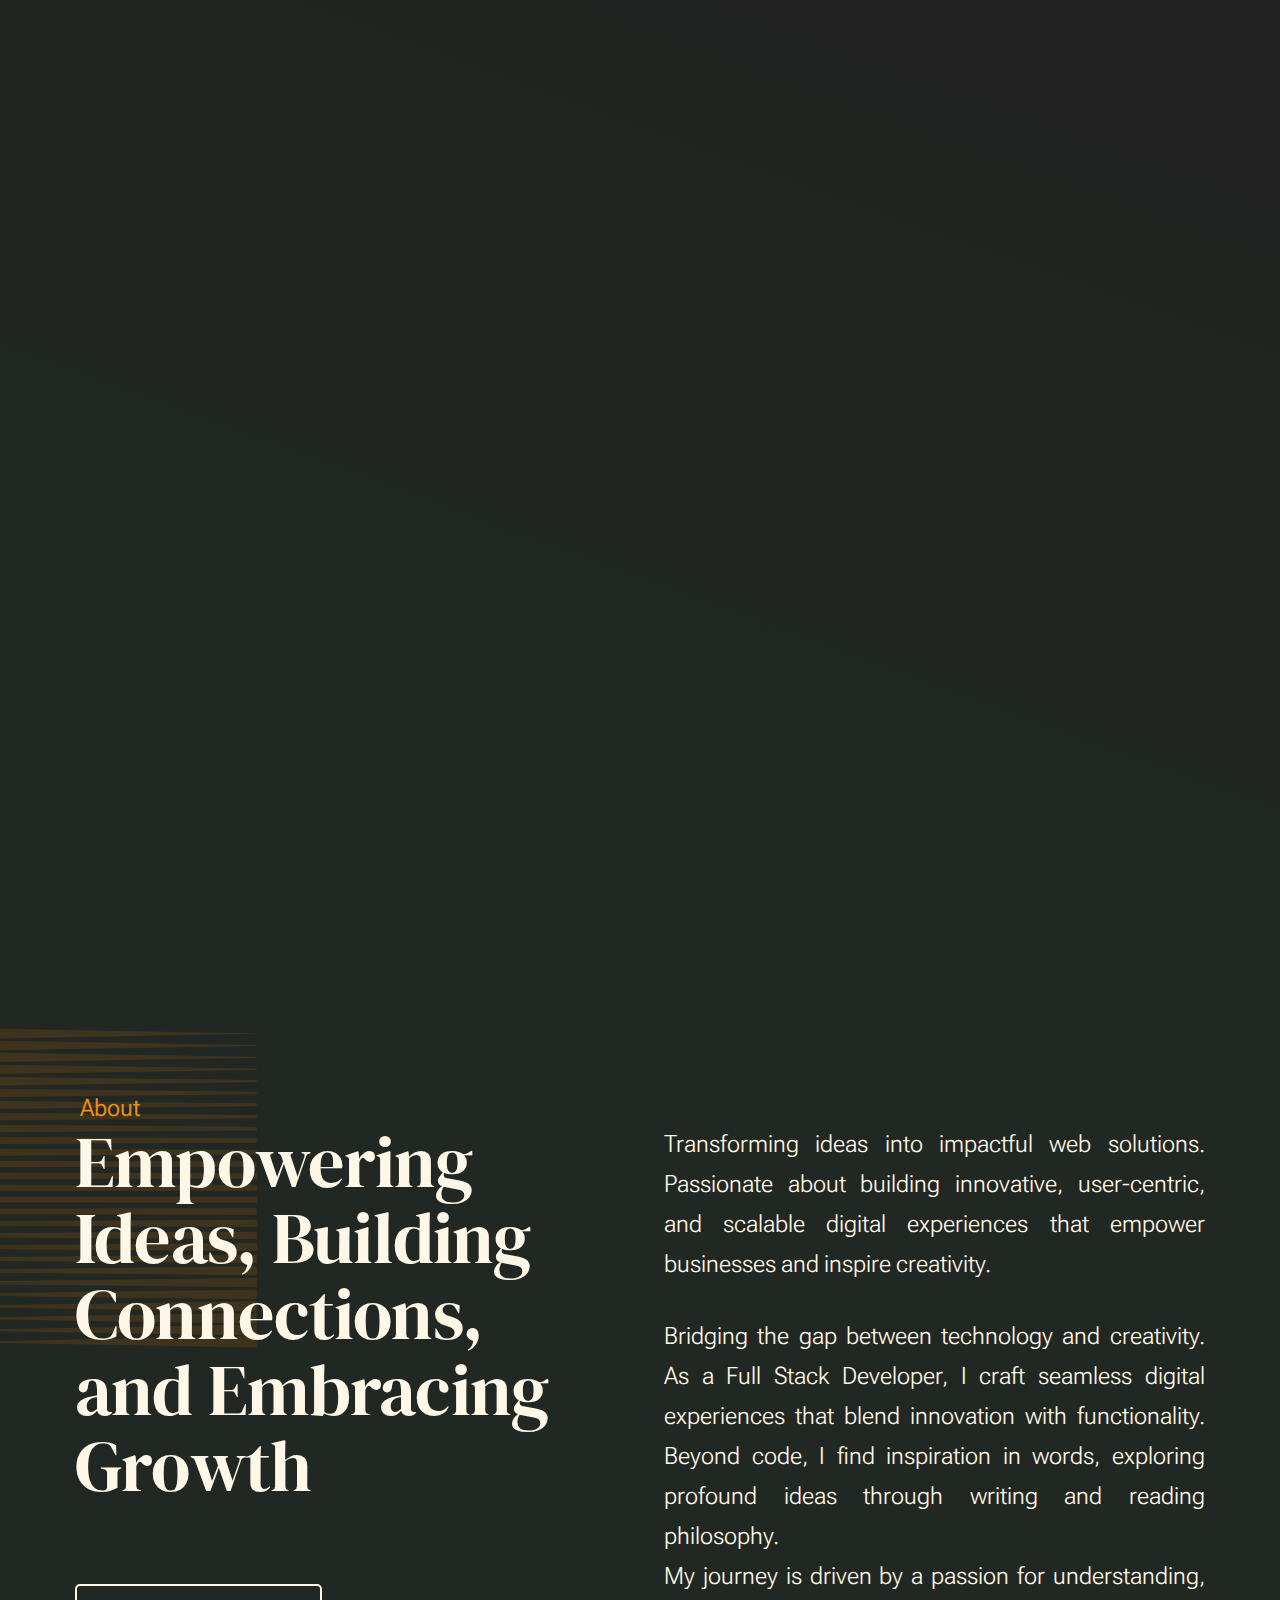
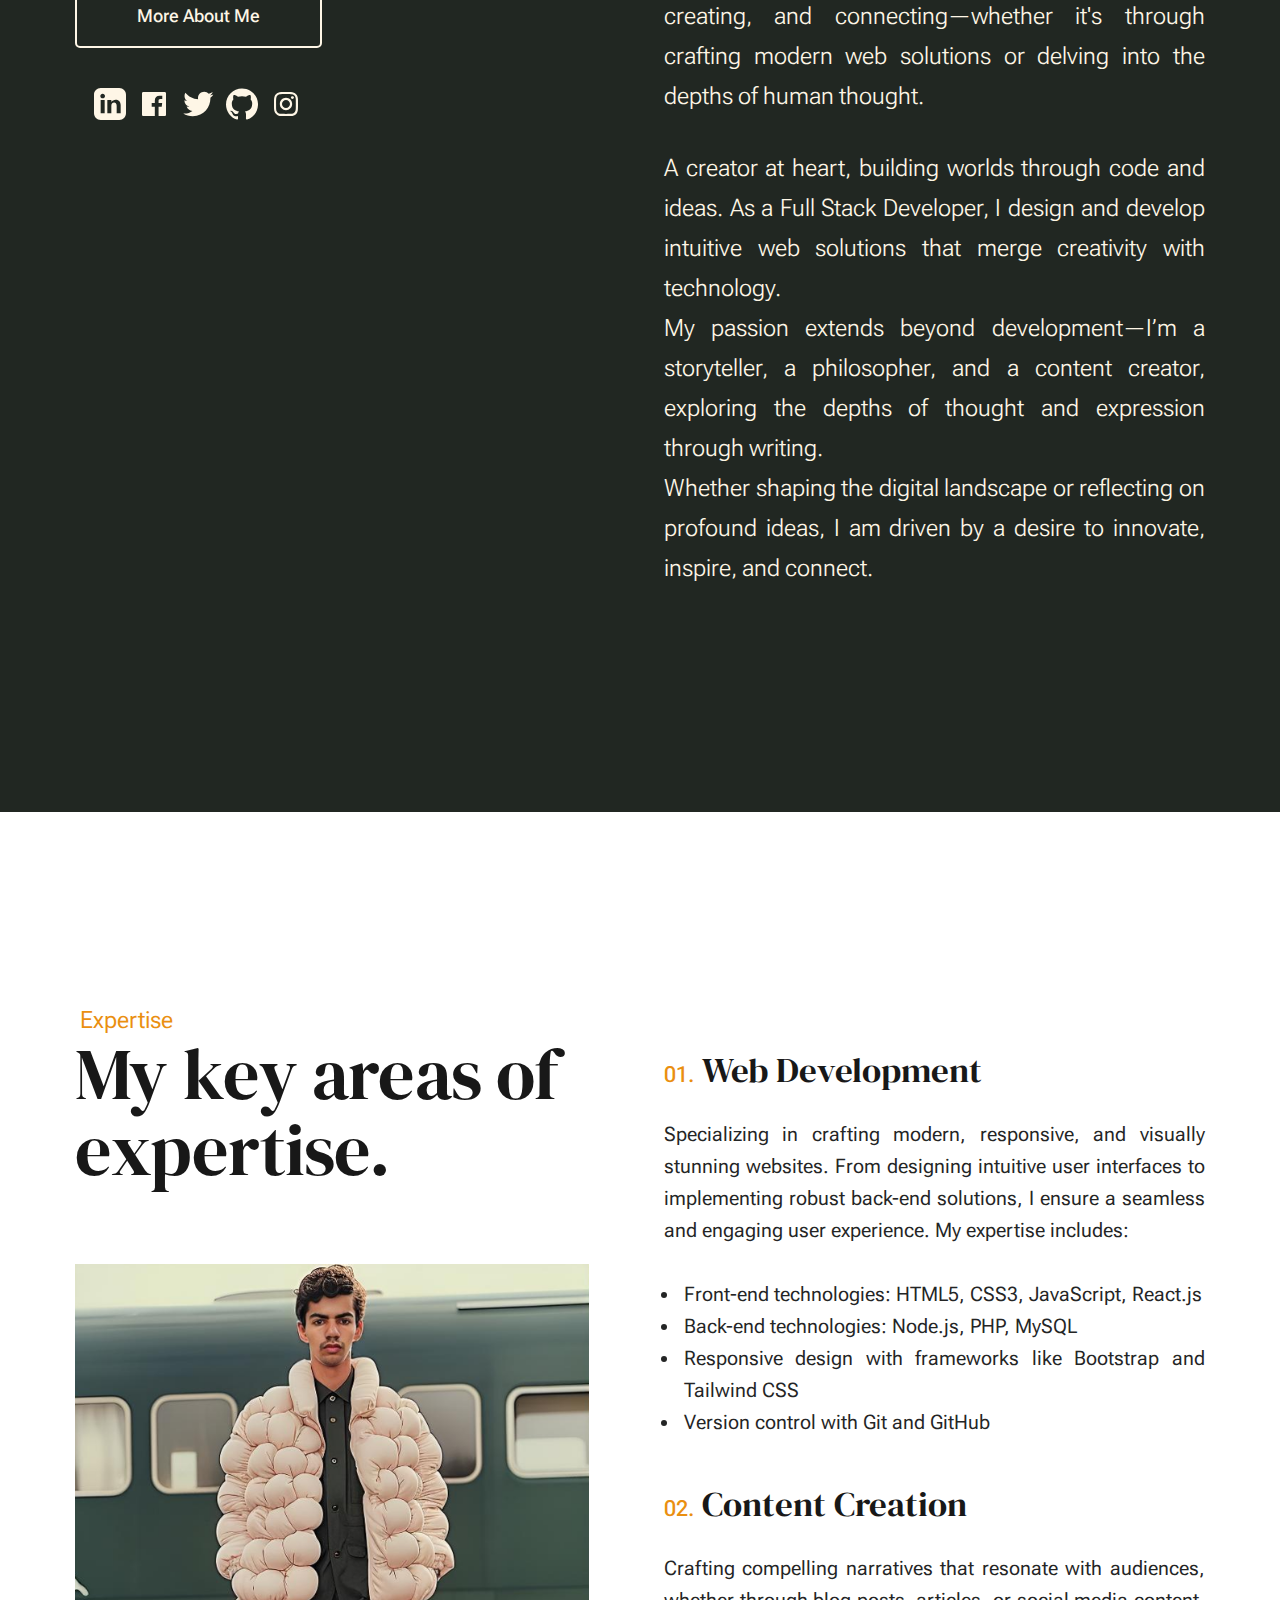
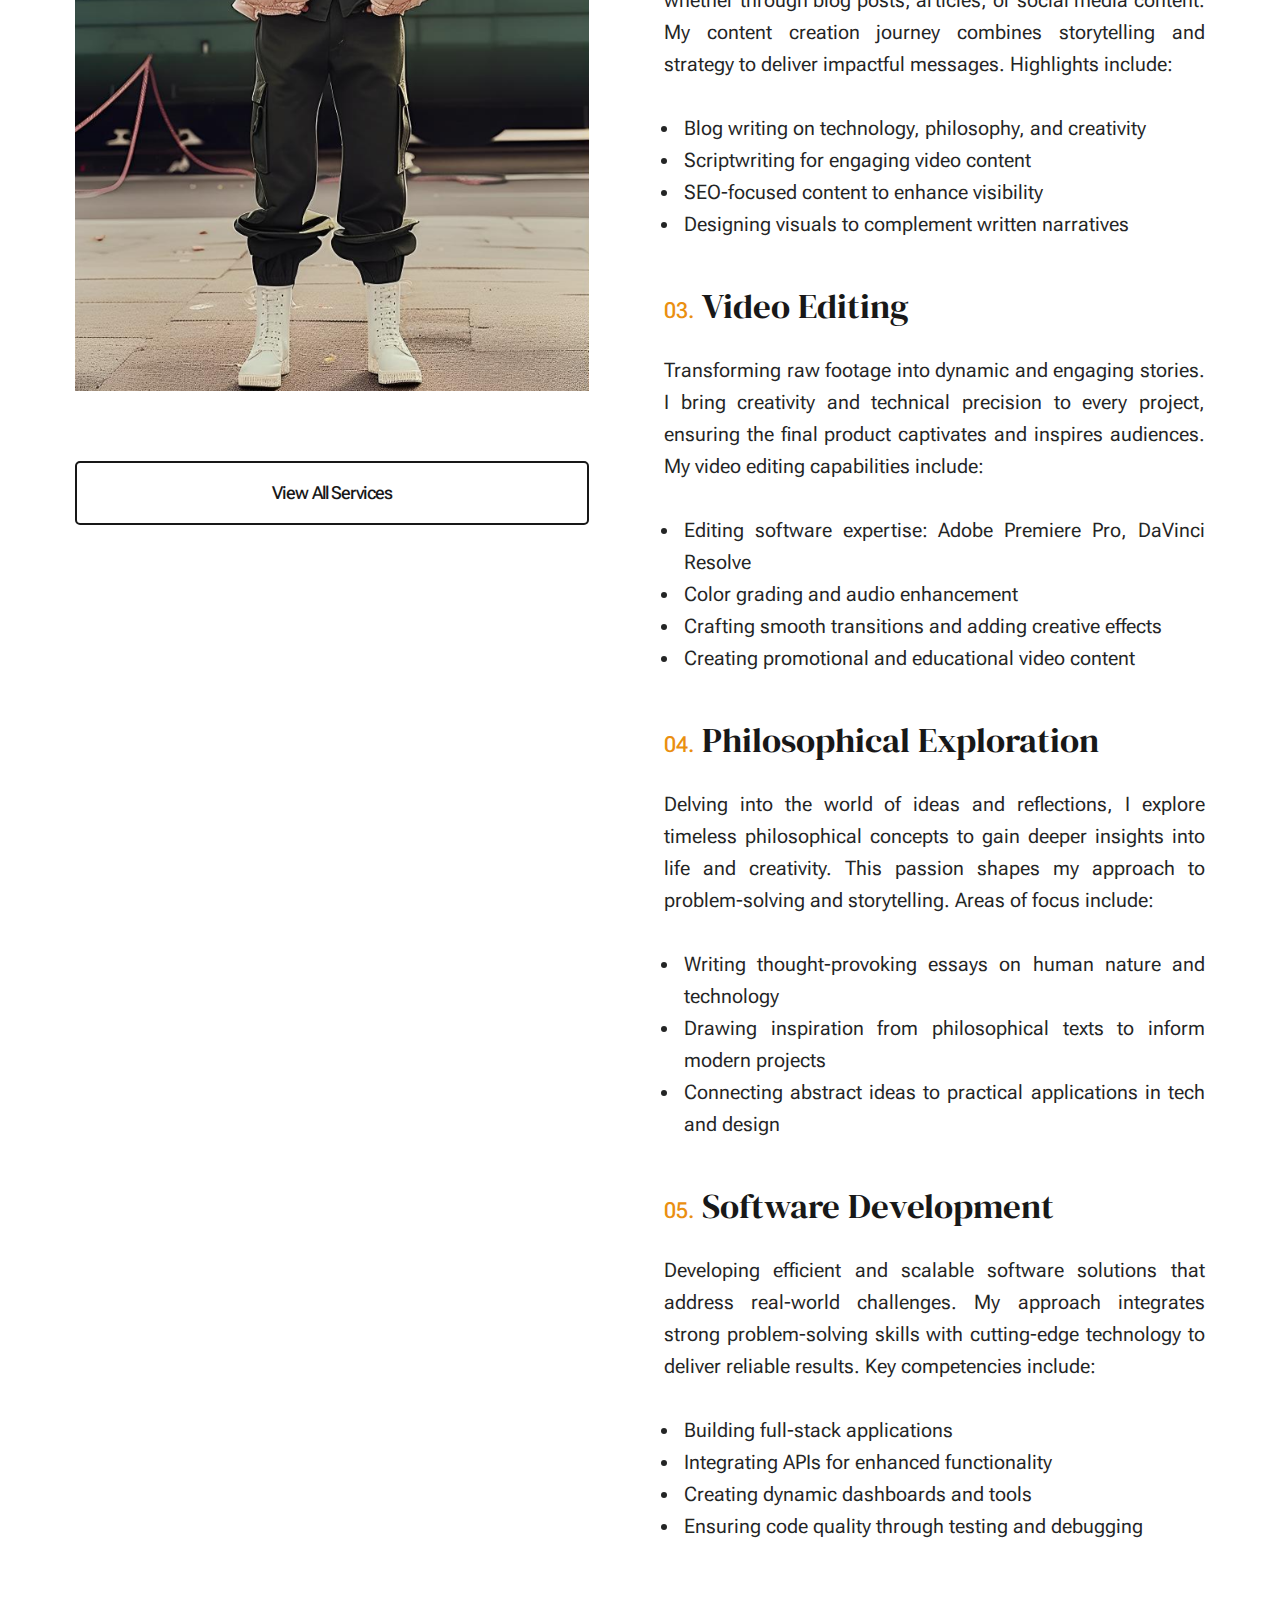
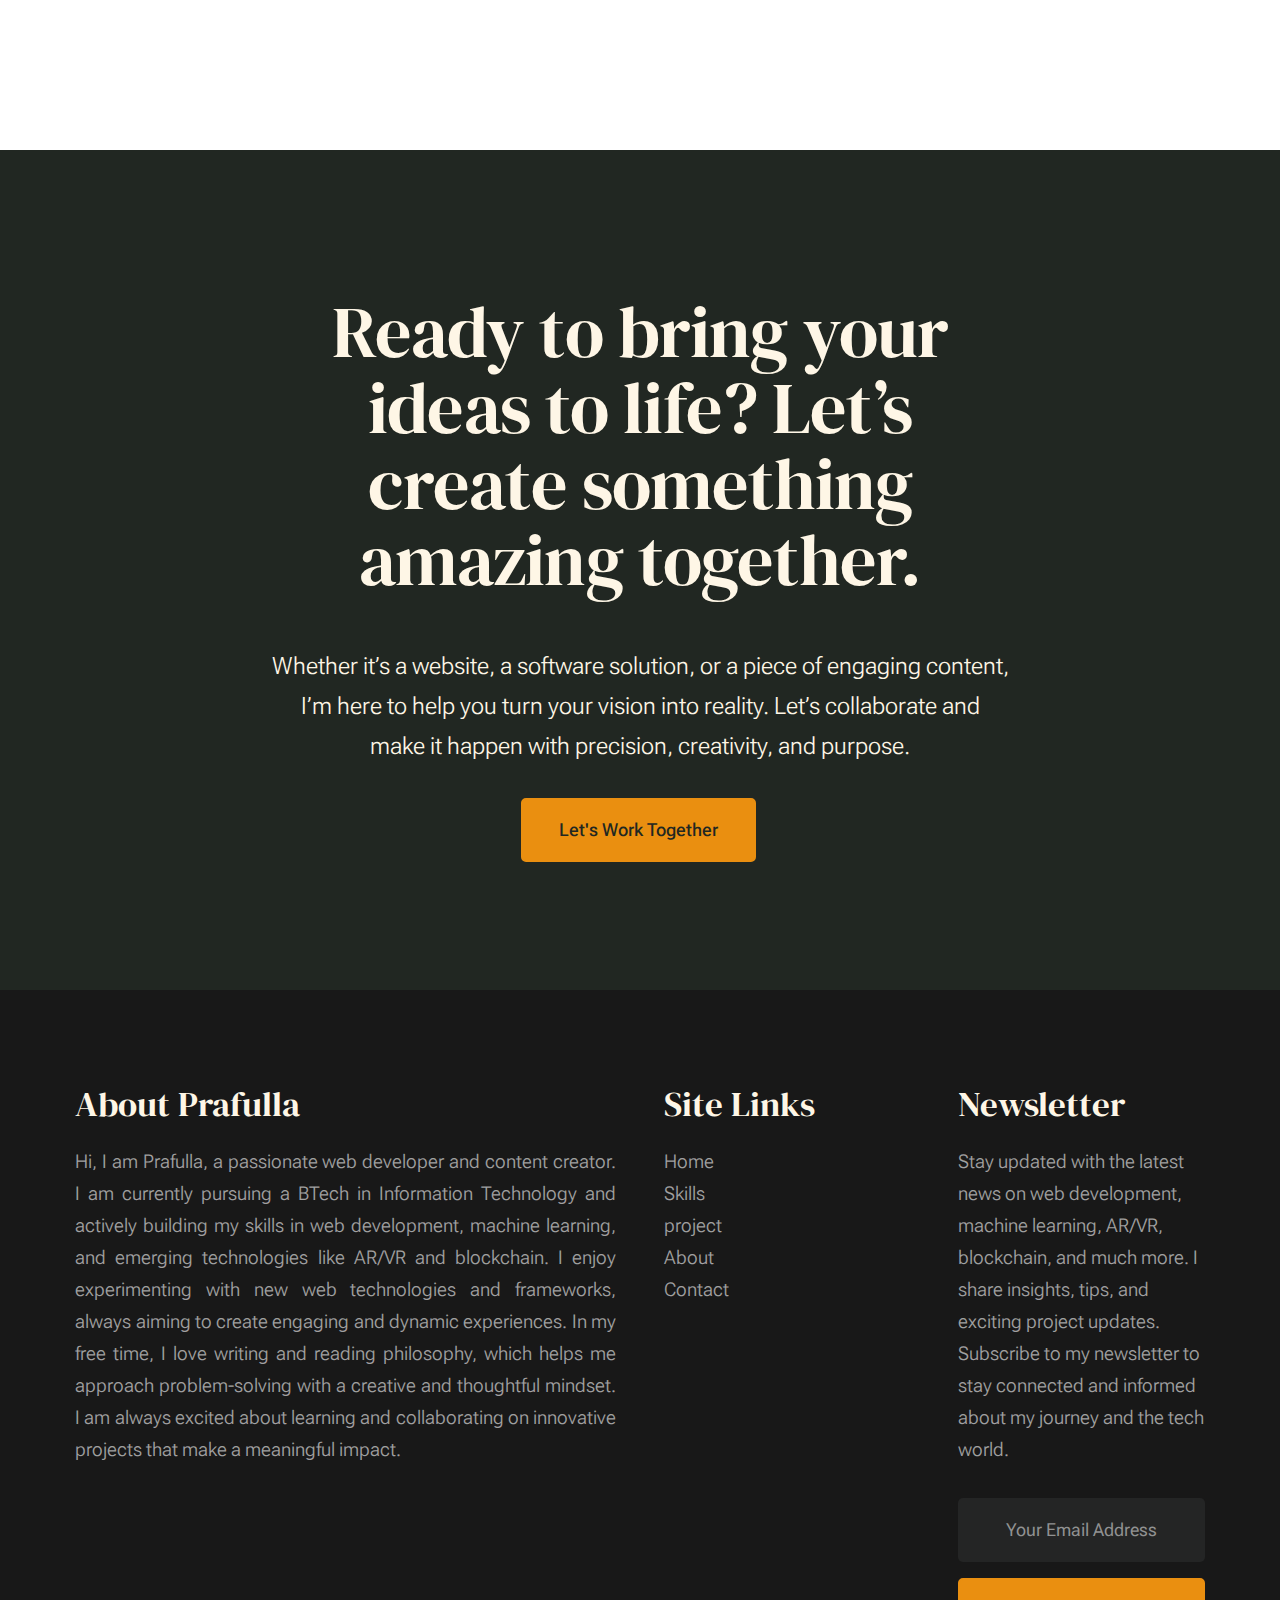
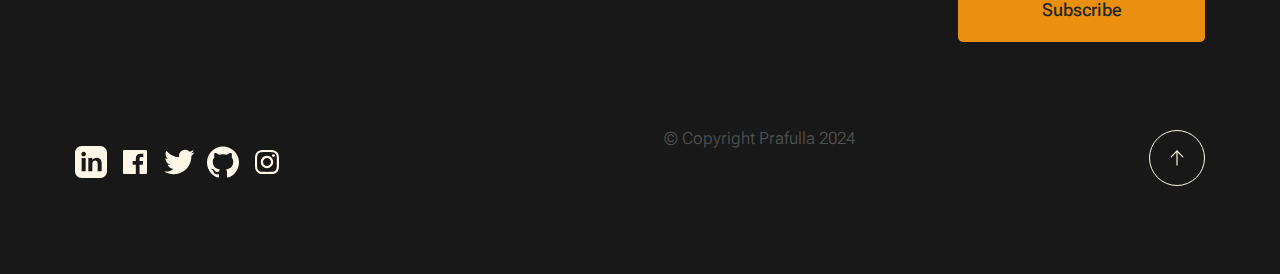
<file: index.html>
<!DOCTYPE html><html lang="en" class="js"><head>

    <!--- basic page needs
    ================================================== -->
    <meta charset="utf-8">
    <meta name="viewport" content="width=device-width, initial-scale=1">
    <title>Prafulla</title>

    <script>
        document.documentElement.classList.remove('no-js');
        document.documentElement.classList.add('js');
    </script>

    <!-- CSS
    ================================================== -->
    <link rel="stylesheet" href="css/vendor.css">
    <link rel="stylesheet" href="css/styles.css">

    <!-- favicons
    ================================================== -->
    <link rel="apple-touch-icon" sizes="180x180" href="../contact me/images/apple-touch-icon.svg">
    <link rel="icon" type="image/png" sizes="32x32" href="../contact me/images/apple-touch-icon.svg">
    <link rel="icon" type="image/png" sizes="16x16" href="../contact me/images/apple-touch-icon.svg">
    <link rel="manifest" href="site.webmanifest">
<style>
   
</style>
</head>


<body id="top">

    
    <!-- preloader
    ================================================== -->
    <div id="preloader">
        <div id="loader" class="dots-fade">
            <div></div>
            <div></div>
            <div></div>
        </div>
    </div>


    <!-- page wrap
    ================================================== -->
    <div id="page" class="s-pagewrap ss-home">


        <!-- # site header 
        ================================================== -->
        <header class="s-header">

            <div class="row s-header__inner width-sixteen-col">

                <div class="s-header__block">
                    <div class="s-header__logo">
                        <a class="logo" href="index.html">
                            <img src="images/logo.svg" alt="Homepage">
                        </a>
                    </div>

                    <a class="s-header__menu-toggle" href=""><span>Menu</span></a>
                </div> <!-- end s-header__block -->

                <nav class="s-header__nav">
                    <ul class="s-header__menu-links">
                        <li><a href="about\about.html">About</a></li>
                        <li><a href="servisess\servises.html">Skills</a></li>
                        <li><a href="skill\project.html">Project</a></li>
                        <li><a href="contact me\contact.html">Contact</a></li>
                    </ul> <!-- s-header__menu-links -->
                
                    <div class="s-header__contact">
                        <a href="contact me\contact.html" class="btn btn--primary s-header__contact-btn">Let's Work Together</a>
                    </div> <!-- s-header__contact -->
                </nav>
                 <!-- end s-header__nav -->

            </div> <!-- end s-header__inner -->

        </header> <!-- end s-header -->


        <!-- # site main content
        ================================================== -->
        <section id="content" class="s-content">

            <!-- intro
            ----------------------------------------------- -->
            <section id="intro" class="s-intro">

                <div class="row s-intro__content width-sixteen-col">

                    <div class="column lg-12 s-intro__content-inner grid-block">
                        
                        <div class="s-intro__content-text">
                            <div class="s-intro__content-pretitle text-pretitle">Hello, I'm Prafulla</div>
                            <h1 class="s-intro__content-title">
                            Full Stack Developer<br>
                            Crafting semless <br>
                            web expriences <br>
        
                            </h1>
                        </div> <!-- s-intro__content-text -->

                        <div class="s-intro__content-media"> 
                            <div class="s-intro__content-media-inner">                               
                                <img src="images/face-swap7.png" srcset="images/face-swap7.png 1x, images/face-swap7.png 2x" alt="">
                                <div class="lines">                               
                                    <span></span>                                  
                                </div>
                            </div>
                        </div> <!-- s-intro__content-media -->                      

                        <div class="s-intro__scroll-down">
                            <a href="#about" class="smoothscroll">
                                <div class="scroll-icon">
                                    <svg xmlns="http://www.w3.org/2000/svg" viewBox="0 0 24 24" width="36" height="36" fill="none" stroke="#97b34a" stroke-width="1" stroke-linecap="round" stroke-linejoin="round"><!--!  Atomicons Free 1.00 by @atisalab License - https://atomicons.com/license/ (Icons: CC BY 4.0) Copyright 2021 Atomicons --><polyline points="7 13 12 18 17 13"></polyline><line x1="12" y1="18" x2="12" y2="6"></line></svg>
                                </div>
                                <span>Scroll for more</span>
                            </a>
                        </div> <!-- s-intro__scroll-down -->
                        
                    </div> <!-- s-intro__content-inner -->

                </div> <!-- s-intro__content -->

            </section> <!-- end s-intro -->

            <!-- about
            ----------------------------------------------- -->
            <section id="about" class="s-about target-section">

                <div class="row s-about__content width-sixteen-col">
                    <div class="column grid-block grid-section-split">

                        <img src="images/geometric_shape.svg" alt="" class="s-about__content-imgbg">

                        <div class="section-header grid-section-split__header">
                            <div class="text-pretitle">About</div>                           
                            <h2 class="text-display-title"> Empowering Ideas, Building Connections, and Embracing Growth </h2>                           
                        </div> <!-- end section-header -->

                        <div class="s-about__content-main grid-section-split__primary">
                            <p class="attention-getter" style="text-align: justify;">
                                Transforming ideas into impactful web solutions. Passionate about building innovative, user-centric, and scalable digital experiences that empower businesses and inspire creativity.
                            </p>
                            
                            <p class="attention-getter" style="text-align: justify;">
                                Bridging the gap between technology and creativity. 
                                As a Full Stack Developer, I craft seamless digital experiences 
                                that blend innovation with functionality. Beyond code, 
                                I find inspiration in words, exploring profound ideas 
                                through writing and reading philosophy. <br>
                                My journey is driven by a passion for understanding, creating,
                                and connecting—whether it's through crafting modern web solutions 
                                or delving into the depths of human thought.
                            </p>
                            
                            <p class="attention-getter" style="text-align: justify;">
                                A creator at heart, building worlds through code and ideas. 
                                As a Full Stack Developer, I design and develop intuitive web solutions 
                                that merge creativity with technology.<br> My passion extends beyond 
                                development—I’m a storyteller, a philosopher, and a content creator, 
                                exploring the depths of thought and expression through writing. <br>
                                Whether shaping the digital landscape or reflecting on profound ideas, 
                                I am driven by a desire to innovate, inspire, and connect.
                            </p>
                            
                            
                        </div> <!-- end s-about__content-main -->

                        <div class="s-about__content-btn grid-section-split__bottom">
                            <a href="../about/about.html" class="btn btn--stroke u-fullwidth">More About Me</a>

                            <ul class="s-about__social social-list">
                                <li>
                                    <a href="https://www.linkedin.com/in/prafulla-purohit-79aa5623b/" target="_blank" rel="noopener noreferrer">
                                       <svg xmlns="http://www.w3.org/2000/svg" width="24" height="24" viewBox="0 0 24 24" style="fill:rgba(0, 0, 0, 1);">
    <path d="M19 0h-14c-2.761 0-5 2.239-5 5v14c0 2.761 2.239 5 5 5h14c2.761 0 5-2.239 5-5v-14c0-2.761-2.239-5-5-5zm-11 19h-3v-10h3v10zm-1.5-11.27c-.966 0-1.75-.784-1.75-1.75s.784-1.75 1.75-1.75 1.75.784 1.75 1.75-.784 1.75-1.75 1.75zm13.5 11.27h-3v-5.617c0-3.376-4-3.118-4 0v5.617h-3v-10h3v1.548c1.396-2.586 7-2.777 7 2.476v6.976z"/>
    </svg>
    
                                        <span class="u-screen-reader-text">Linkedin</span>
                                    </a>
                                </li>
                                <li>
                                    <a href="#0">
                                        <svg xmlns="http://www.w3.org/2000/svg" width="24" height="24" viewBox="0 0 24 24" style="fill:rgba(0, 0, 0, 1);transform:-ms-filter"><path d="M20,3H4C3.447,3,3,3.448,3,4v16c0,0.552,0.447,1,1,1h8.615v-6.96h-2.338v-2.725h2.338v-2c0-2.325,1.42-3.592,3.5-3.592 c0.699-0.002,1.399,0.034,2.095,0.107v2.42h-1.435c-1.128,0-1.348,0.538-1.348,1.325v1.735h2.697l-0.35,2.725h-2.348V21H20 c0.553,0,1-0.448,1-1V4C21,3.448,20.553,3,20,3z"></path></svg>
                                        <span class="u-screen-reader-text">Facebook</span>
                                    </a>
                                </li>
                                <li>
                                    <a href="https://x.com/21Prafulla" target="_blank" rel="noopener noreferrer">
                                        <svg xmlns="http://www.w3.org/2000/svg" width="24" height="24" viewBox="0 0 24 24" style="fill:rgba(0, 0, 0, 1);">
                                            <path d="M23.643 4.937c-.835.37-1.732.62-2.675.733.961-.576 1.698-1.49 2.048-2.578-.9.534-1.896.923-2.958 1.134-.85-.906-2.062-1.474-3.404-1.474-2.575 0-4.658 2.084-4.658 4.656 0 .366.042.723.122 1.066-3.872-.195-7.303-2.05-9.605-4.869-.4.686-.629 1.485-.629 2.337 0 1.613.82 3.038 2.064 3.872-.762-.024-1.48-.234-2.105-.582v.06c0 2.253 1.603 4.134 3.733 4.562-.39.107-.799.164-1.223.164-.3 0-.592-.03-.878-.084.592 1.844 2.309 3.188 4.346 3.224-1.591 1.246-3.597 1.988-5.778 1.988-.375 0-.746-.022-1.11-.065 2.059 1.319 4.505 2.089 7.134 2.089 8.565 0 13.24-7.092 13.24-13.238 0-.2-.005-.399-.014-.598.91-.658 1.698-1.48 2.323-2.419z"/>
                                          </svg>
                                          
                                        <span class="u-screen-reader-text">Twitter</span>
                                    </a>
                                </li>
                                <li>
                                    <a href="https://github.com/prafulla2121" target="_blank" rel="noopener noreferrer">
                                        <svg xmlns="http://www.w3.org/2000/svg" width="24" height="24" viewBox="0 0 24 24" style="fill:rgba(0, 0, 0, 1);">
                                            <path d="M12 0.297c-6.63 0-12 5.373-12 12 0 5.303 3.438 9.8 8.205 11.387 0.6 0.113 0.82-0.258 0.82-0.577 0-0.285-0.01-1.04-0.015-2.04-3.338 0.726-4.042-1.61-4.042-1.61-0.546-1.387-1.333-1.756-1.333-1.756-1.091-0.745 0.084-0.73 0.084-0.73 1.205 0.084 1.84 1.236 1.84 1.236 1.07 1.835 2.807 1.305 3.492 0.997 0.108-0.775 0.418-1.305 0.762-1.605-2.665-0.3-5.467-1.334-5.467-5.93 0-1.31 0.465-2.382 1.235-3.22-0.123-0.303-0.535-1.523 0.117-3.176 0 0 1.007-0.322 3.3 1.23 0.957-0.266 1.983-0.399 3.003-0.404 1.02 0.005 2.047 0.138 3.006 0.404 2.29-1.552 3.296-1.23 3.296-1.23 0.653 1.653 0.242 2.873 0.12 3.176 0.77 0.838 1.233 1.91 1.233 3.22 0 4.607-2.807 5.625-5.48 5.921 0.43 0.372 0.823 1.102 0.823 2.222 0 1.606-0.015 2.896-0.015 3.293 0 0.32 0.217 0.694 0.825 0.576 4.765-1.588 8.198-6.085 8.198-11.386 0-6.627-5.373-12-12-12z"/>
                                          </svg>
                                          
                                        <span class="u-screen-reader-text">GitHub</span>
                                    </a>
                                </li>
                                <li>
                                    <a href="https://www.instagram.com/your_prafull/profilecard/?igsh=dXNibGlpZXB3dDZ6" target="_blank" rel="noopener noreferrer" >
                                        <svg xmlns="http://www.w3.org/2000/svg" width="24" height="24" viewBox="0 0 24 24" style="fill:rgba(0, 0, 0, 1);transform:-ms-filter"><path d="M11.999,7.377c-2.554,0-4.623,2.07-4.623,4.623c0,2.554,2.069,4.624,4.623,4.624c2.552,0,4.623-2.07,4.623-4.624 C16.622,9.447,14.551,7.377,11.999,7.377L11.999,7.377z M11.999,15.004c-1.659,0-3.004-1.345-3.004-3.003 c0-1.659,1.345-3.003,3.004-3.003s3.002,1.344,3.002,3.003C15.001,13.659,13.658,15.004,11.999,15.004L11.999,15.004z"></path><circle cx="16.806" cy="7.207" r="1.078"></circle><path d="M20.533,6.111c-0.469-1.209-1.424-2.165-2.633-2.632c-0.699-0.263-1.438-0.404-2.186-0.42 c-0.963-0.042-1.268-0.054-3.71-0.054s-2.755,0-3.71,0.054C7.548,3.074,6.809,3.215,6.11,3.479C4.9,3.946,3.945,4.902,3.477,6.111 c-0.263,0.7-0.404,1.438-0.419,2.186c-0.043,0.962-0.056,1.267-0.056,3.71c0,2.442,0,2.753,0.056,3.71 c0.015,0.748,0.156,1.486,0.419,2.187c0.469,1.208,1.424,2.164,2.634,2.632c0.696,0.272,1.435,0.426,2.185,0.45 c0.963,0.042,1.268,0.055,3.71,0.055s2.755,0,3.71-0.055c0.747-0.015,1.486-0.157,2.186-0.419c1.209-0.469,2.164-1.424,2.633-2.633 c0.263-0.7,0.404-1.438,0.419-2.186c0.043-0.962,0.056-1.267,0.056-3.71s0-2.753-0.056-3.71C20.941,7.57,20.801,6.819,20.533,6.111z M19.315,15.643c-0.007,0.576-0.111,1.147-0.311,1.688c-0.305,0.787-0.926,1.409-1.712,1.711c-0.535,0.199-1.099,0.303-1.67,0.311 c-0.95,0.044-1.218,0.055-3.654,0.055c-2.438,0-2.687,0-3.655-0.055c-0.569-0.007-1.135-0.112-1.669-0.311 c-0.789-0.301-1.414-0.923-1.719-1.711c-0.196-0.534-0.302-1.099-0.311-1.669c-0.043-0.95-0.053-1.218-0.053-3.654 c0-2.437,0-2.686,0.053-3.655c0.007-0.576,0.111-1.146,0.311-1.687c0.305-0.789,0.93-1.41,1.719-1.712 c0.534-0.198,1.1-0.303,1.669-0.311c0.951-0.043,1.218-0.055,3.655-0.055c2.437,0,2.687,0,3.654,0.055 c0.571,0.007,1.135,0.112,1.67,0.311c0.786,0.303,1.407,0.925,1.712,1.712c0.196,0.534,0.302,1.099,0.311,1.669 c0.043,0.951,0.054,1.218,0.054,3.655c0,2.436,0,2.698-0.043,3.654H19.315z"></path></svg>
                                        <span class="u-screen-reader-text">Instagram</span>
                                    </a>
                                </li>
                               
                            </ul> <!-- end s-footer__social -->
                        </div> <!-- end s-about__content-btn -->
                    
                    </div> <!-- content-inner -->
                </div>
                
            </section> <!-- end s-about -->

            <!-- expertise
            ----------------------------------------------- -->
            <section id="expertise" class="s-expertise">
                <div class="row s-expertise__content width-sixteen-col">
                    <div class="column xl-12 grid-block grid-section-split">
                        <div class="section-header grid-section-split__header">
                            <div class="text-pretitle">Expertise</div>
                            <h2 class="text-display-title">
                                My key areas of expertise.<br><br>
                                <img src="images/Screenshot 2024-12-31 121236.png" srcset="images/Screenshot 2024-12-31 121236.png 1x, images/intro-bg%200x.jpg 2x" alt="">

                                <div class="s-expertise__content-btn grid-section-split__bottom">
                                    <a href="../servisess/servises.html" class="btn btn--stroke u-fullwidth">View All Services</a>
                                </div>
                            </h2>
<!-- 
                            <p class="lead" style="text-align: justify;">
                                With a diverse skill set spanning web development, content creation, and software innovation, I bring passion and precision to every project. Inspired by creativity and philosophical exploration, I strive to create meaningful and impactful work.
                            </p> -->
                        </div> <!-- end section-header -->
            
                        <div class="s-expertise__content-main grid-section-split__primary">
                            <div class="grid-list-items list-items show-ctr">
            
                                <!-- Web Development -->
                                <div class="grid-list-items__item list-items__item">
                                    <div class="grid-list-items__title list-items__item-header">
                                        <h3 class="list-items__item-title">Web Development</h3>
                                    </div>
                                    <div class="grid-list-items__text list-items__item-text"  style="text-align: justify;">
                                        <p>
                                            Specializing in crafting modern, responsive, and visually stunning websites. From designing intuitive user interfaces to implementing robust back-end solutions, I ensure a seamless and engaging user experience. 
                                            My expertise includes:
                                            <ul>
                                                <li>Front-end technologies: HTML5, CSS3, JavaScript, React.js</li>
                                                <li>Back-end technologies: Node.js, PHP, MySQL</li>
                                                <li>Responsive design with frameworks like Bootstrap and Tailwind CSS</li>
                                                <li>Version control with Git and GitHub</li>
                                            </ul>
                                        </p>
                                    </div>
                                </div> <!-- list-item -->
            
                                <!-- Content Creation -->
                                <div class="grid-list-items__item list-items__item">
                                    <div class="grid-list-items__title list-items__item-header">
                                        <h3 class="list-items__item-title">Content Creation</h3>
                                    </div>
                                    <div class="grid-list-items__text list-items__item-text" style="text-align: justify;">
                                        <p>
                                            Crafting compelling narratives that resonate with audiences, whether through blog posts, articles, or social media content. My content creation journey combines storytelling and strategy to deliver impactful messages.
                                            Highlights include:
                                            <ul>
                                                <li>Blog writing on technology, philosophy, and creativity</li>
                                                <li>Scriptwriting for engaging video content</li>
                                                <li>SEO-focused content to enhance visibility</li>
                                                <li>Designing visuals to complement written narratives</li>
                                            </ul>
                                        </p>
                                    </div>
                                </div> <!-- list-expertise__item -->
            
                                <!-- Video Editing -->
                                <div class="grid-list-items__item list-items__item">
                                    <div class="grid-list-items__title list-items__item-header">
                                        <h3 class="list-items__item-title">Video Editing</h3>
                                    </div>
                                    <div class="grid-list-items__text list-items__item-text" style="text-align: justify;">
                                        <p>
                                            Transforming raw footage into dynamic and engaging stories. I bring creativity and technical precision to every project, ensuring the final product captivates and inspires audiences.
                                            My video editing capabilities include:
                                            <ul>
                                                <li>Editing software expertise: Adobe Premiere Pro, DaVinci Resolve</li>
                                                <li>Color grading and audio enhancement</li>
                                                <li>Crafting smooth transitions and adding creative effects</li>
                                                <li>Creating promotional and educational video content</li>
                                            </ul>
                                        </p>
                                    </div>
                                </div> <!-- list-expertise__item -->
            
                                <!-- Philosophical Exploration -->
                                <div class="grid-list-items__item list-items__item">
                                    <div class="grid-list-items__title list-items__item-header">
                                        <h3 class="list-items__item-title">Philosophical Exploration</h3>
                                    </div>
                                    <div class="grid-list-items__text list-items__item-text" style="text-align: justify;">
                                        <p>
                                            Delving into the world of ideas and reflections, I explore timeless philosophical concepts to gain deeper insights into life and creativity. This passion shapes my approach to problem-solving and storytelling.
                                            Areas of focus include:
                                            <ul>
                                                <li>Writing thought-provoking essays on human nature and technology</li>
                                                <li>Drawing inspiration from philosophical texts to inform modern projects</li>
                                                <li>Connecting abstract ideas to practical applications in tech and design</li>
                                            </ul>
                                        </p>
                                    </div>
                                </div> <!-- list-expertise__item -->
            
                                <!-- Software Development -->
                                <div class="grid-list-items__item list-items__item">
                                    <div class="grid-list-items__title list-items__item-header">
                                        <h3 class="list-items__item-title">Software Development</h3>
                                    </div>
                                    <div class="grid-list-items__text list-items__item-text" style="text-align: justify;">
                                        <p>
                                            Developing efficient and scalable software solutions that address real-world challenges. My approach integrates strong problem-solving skills with cutting-edge technology to deliver reliable results.
                                            Key competencies include:
                                            <ul>
                                                <li>Building full-stack applications</li>
                                                <li>Integrating APIs for enhanced functionality</li>
                                                <li>Creating dynamic dashboards and tools</li>
                                                <li>Ensuring code quality through testing and debugging</li>
                                            </ul>
                                        </p>
                                    </div>
                                </div> <!-- list-expertise__item -->
            
                            </div> <!-- grid-list-items -->
                        </div> <!-- end s-expertise__content-main -->
            
                        <!-- <div class="s-expertise__content-btn grid-section-split__bottom">
                            <a href="../servisess/servises.html" class="btn btn--stroke u-fullwidth">View All Services</a>
                        </div> end s-expertise__content-btn -->
                    </div> <!-- end grid-block -->
                </div> <!-- end s-expertise__content -->
            </section>
             <!-- end s-expertise -->

           

        <!-- # cta
        ================================================== -->
        <section id="cta" class="s-cta">

            <div class="row row-x-center text-center">
                <div class="column xl-8 lg-12">
        
                    <div class="s-cta__content">
                        <h2 class="text-display-title">
                            Ready to bring your ideas to life? Let’s create something amazing together.
                        </h2>
                        <p class="lead">
                            Whether it’s a website, a software solution, or a piece of engaging content, I’m here to help you turn your vision into reality. Let’s collaborate and make it happen with precision, creativity, and purpose.
                        </p>
                        <a href="../contact me/contact.html" class="btn btn--primary">Let's Work Together</a>
                    </div>
        
                </div>
            </div>
        
        </section>
         <!-- end s-cta -->

        <!-- # journal
        


        ================================================== -->
        <footer class="s-footer">
            <div class="row s-footer__content">
                <div class="column xl-6 lg-6 md-12 s-footer__block s-footer__about" style="text-align: justify;" >                    
                    <h3>About Prafulla</h3>
                    <p>
                        Hi, I am Prafulla, a passionate web developer and content creator. I am currently pursuing a BTech in Information Technology and actively building my skills in web development, machine learning, and emerging technologies like AR/VR and blockchain. 
                        I enjoy experimenting with new web technologies and frameworks, always aiming to create engaging and dynamic experiences. 
                        In my free time, I love writing and reading philosophy, which helps me approach problem-solving with a creative and thoughtful mindset. 
                        I am always excited about learning and collaborating on innovative projects that make a meaningful impact.
                    </p>               
                </div>
                                
                <div class="column xl-3 lg-6 md-12 s-footer__block s-footer__site-links">
                    <h3>Site Links</h3>
                    <ul class="link-list">
                        <li><a href="../home/index.html">Home</a></li>
                        <li><a href="../servisess/servises.html">Skills</a></li>
                        <li><a href="../skill/project.html">project</a></li>
                        <li><a href="../about/about.html">About</a></li>
                        <li><a href="../contact me/contact.html">Contact</a></li>
                       
                    </ul>
                </div>
                <div class="column xl-3 lg-6 md-12 tab-12 s-footer__block s-footer__newsletter">
                    <h3>Newsletter</h3>

                    <p>
                        Stay updated with the latest news on web development, machine learning, AR/VR, blockchain, and much more. I share insights, tips, and exciting project updates. Subscribe to my newsletter to stay connected and informed about my journey and the tech world.
                    </p>
                    

                    <div class="subscribe-form">
                        <form id="mc-form" class="mc-form">
                            <input type="email" name="EMAIL" id="mce-EMAIL" class="u-fullwidth text-center" placeholder="Your Email Address" title="The domain portion of the email address is invalid (the portion after the @)." pattern="^([^\x00-\x20\x22\x28\x29\x2c\x2e\x3a-\x3c\x3e\x40\x5b-\x5d\x7f-\xff]+|\x22([^\x0d\x22\x5c\x80-\xff]|\x5c[\x00-\x7f])*\x22)(\x2e([^\x00-\x20\x22\x28\x29\x2c\x2e\x3a-\x3c\x3e\x40\x5b-\x5d\x7f-\xff]+|\x22([^\x0d\x22\x5c\x80-\xff]|\x5c[\x00-\x7f])*\x22))*\x40([^\x00-\x20\x22\x28\x29\x2c\x2e\x3a-\x3c\x3e\x40\x5b-\x5d\x7f-\xff]+|\x5b([^\x0d\x5b-\x5d\x80-\xff]|\x5c[\x00-\x7f])*\x5d)(\x2e([^\x00-\x20\x22\x28\x29\x2c\x2e\x3a-\x3c\x3e\x40\x5b-\x5d\x7f-\xff]+|\x5b([^\x0d\x5b-\x5d\x80-\xff]|\x5c[\x00-\x7f])*\x5d))*(\.\w{2,})+$" required="">
                            <input type="submit" name="subscribe" value="Subscribe" class="btn btn--primary btn--small u-fullwidth">
                            <!-- <div style="position: absolute; left: -5000px;" aria-hidden="true"><input type="text" name="b_cdb7b577e41181934ed6a6a44_9a91cfe7b3" tabindex="-1" value=""></div> -->
                            <div class="mc-status"></div>
                        </form>
                    </div>
                </div>
            </div>    
            
            <div class="row s-footer__bottom">
                <div class="column xl-6 lg-12">
                    <ul class="s-footer__social social-list">
                        <ul class="s-about__social social-list">
                            <li>
                                <a href="https://www.linkedin.com/in/prafulla-purohit-79aa5623b/" target="_blank" rel="noopener noreferrer">
                                   <svg xmlns="http://www.w3.org/2000/svg" width="24" height="24" viewBox="0 0 24 24" style="fill:rgba(0, 0, 0, 1);">
<path d="M19 0h-14c-2.761 0-5 2.239-5 5v14c0 2.761 2.239 5 5 5h14c2.761 0 5-2.239 5-5v-14c0-2.761-2.239-5-5-5zm-11 19h-3v-10h3v10zm-1.5-11.27c-.966 0-1.75-.784-1.75-1.75s.784-1.75 1.75-1.75 1.75.784 1.75 1.75-.784 1.75-1.75 1.75zm13.5 11.27h-3v-5.617c0-3.376-4-3.118-4 0v5.617h-3v-10h3v1.548c1.396-2.586 7-2.777 7 2.476v6.976z"/>
</svg>

                                    <span class="u-screen-reader-text">Linkedin</span>
                                </a>
                            </li>
                            <li>
                                <a href="#0">
                                    <svg xmlns="http://www.w3.org/2000/svg" width="24" height="24" viewBox="0 0 24 24" style="fill:rgba(0, 0, 0, 1);transform:-ms-filter"><path d="M20,3H4C3.447,3,3,3.448,3,4v16c0,0.552,0.447,1,1,1h8.615v-6.96h-2.338v-2.725h2.338v-2c0-2.325,1.42-3.592,3.5-3.592 c0.699-0.002,1.399,0.034,2.095,0.107v2.42h-1.435c-1.128,0-1.348,0.538-1.348,1.325v1.735h2.697l-0.35,2.725h-2.348V21H20 c0.553,0,1-0.448,1-1V4C21,3.448,20.553,3,20,3z"></path></svg>
                                    <span class="u-screen-reader-text">Facebook</span>
                                </a>
                            </li>
                            <li>
                                <a href="https://x.com/21Prafulla" target="_blank" rel="noopener noreferrer">
                                    <svg xmlns="http://www.w3.org/2000/svg" width="24" height="24" viewBox="0 0 24 24" style="fill:rgba(0, 0, 0, 1);">
                                        <path d="M23.643 4.937c-.835.37-1.732.62-2.675.733.961-.576 1.698-1.49 2.048-2.578-.9.534-1.896.923-2.958 1.134-.85-.906-2.062-1.474-3.404-1.474-2.575 0-4.658 2.084-4.658 4.656 0 .366.042.723.122 1.066-3.872-.195-7.303-2.05-9.605-4.869-.4.686-.629 1.485-.629 2.337 0 1.613.82 3.038 2.064 3.872-.762-.024-1.48-.234-2.105-.582v.06c0 2.253 1.603 4.134 3.733 4.562-.39.107-.799.164-1.223.164-.3 0-.592-.03-.878-.084.592 1.844 2.309 3.188 4.346 3.224-1.591 1.246-3.597 1.988-5.778 1.988-.375 0-.746-.022-1.11-.065 2.059 1.319 4.505 2.089 7.134 2.089 8.565 0 13.24-7.092 13.24-13.238 0-.2-.005-.399-.014-.598.91-.658 1.698-1.48 2.323-2.419z"/>
                                      </svg>
                                      
                                    <span class="u-screen-reader-text">Twitter</span>
                                </a>
                            </li>
                            <li>
                                <a href="https://github.com/prafulla2121">
                                    <svg xmlns="http://www.w3.org/2000/svg" width="24" height="24" viewBox="0 0 24 24" style="fill:rgba(0, 0, 0, 1);">
                                        <path d="M12 0.297c-6.63 0-12 5.373-12 12 0 5.303 3.438 9.8 8.205 11.387 0.6 0.113 0.82-0.258 0.82-0.577 0-0.285-0.01-1.04-0.015-2.04-3.338 0.726-4.042-1.61-4.042-1.61-0.546-1.387-1.333-1.756-1.333-1.756-1.091-0.745 0.084-0.73 0.084-0.73 1.205 0.084 1.84 1.236 1.84 1.236 1.07 1.835 2.807 1.305 3.492 0.997 0.108-0.775 0.418-1.305 0.762-1.605-2.665-0.3-5.467-1.334-5.467-5.93 0-1.31 0.465-2.382 1.235-3.22-0.123-0.303-0.535-1.523 0.117-3.176 0 0 1.007-0.322 3.3 1.23 0.957-0.266 1.983-0.399 3.003-0.404 1.02 0.005 2.047 0.138 3.006 0.404 2.29-1.552 3.296-1.23 3.296-1.23 0.653 1.653 0.242 2.873 0.12 3.176 0.77 0.838 1.233 1.91 1.233 3.22 0 4.607-2.807 5.625-5.48 5.921 0.43 0.372 0.823 1.102 0.823 2.222 0 1.606-0.015 2.896-0.015 3.293 0 0.32 0.217 0.694 0.825 0.576 4.765-1.588 8.198-6.085 8.198-11.386 0-6.627-5.373-12-12-12z"/>
                                      </svg>
                                      
                                    <span class="u-screen-reader-text">GitHub</span>
                                </a>
                            </li>
                            <li>
                                <a href="https://www.instagram.com/your_prafull/profilecard/?igsh=dXNibGlpZXB3dDZ6" target="_blank" rel="noopener noreferrer" >
                                    <svg xmlns="http://www.w3.org/2000/svg" width="24" height="24" viewBox="0 0 24 24" style="fill:rgba(0, 0, 0, 1);transform:-ms-filter"><path d="M11.999,7.377c-2.554,0-4.623,2.07-4.623,4.623c0,2.554,2.069,4.624,4.623,4.624c2.552,0,4.623-2.07,4.623-4.624 C16.622,9.447,14.551,7.377,11.999,7.377L11.999,7.377z M11.999,15.004c-1.659,0-3.004-1.345-3.004-3.003 c0-1.659,1.345-3.003,3.004-3.003s3.002,1.344,3.002,3.003C15.001,13.659,13.658,15.004,11.999,15.004L11.999,15.004z"></path><circle cx="16.806" cy="7.207" r="1.078"></circle><path d="M20.533,6.111c-0.469-1.209-1.424-2.165-2.633-2.632c-0.699-0.263-1.438-0.404-2.186-0.42 c-0.963-0.042-1.268-0.054-3.71-0.054s-2.755,0-3.71,0.054C7.548,3.074,6.809,3.215,6.11,3.479C4.9,3.946,3.945,4.902,3.477,6.111 c-0.263,0.7-0.404,1.438-0.419,2.186c-0.043,0.962-0.056,1.267-0.056,3.71c0,2.442,0,2.753,0.056,3.71 c0.015,0.748,0.156,1.486,0.419,2.187c0.469,1.208,1.424,2.164,2.634,2.632c0.696,0.272,1.435,0.426,2.185,0.45 c0.963,0.042,1.268,0.055,3.71,0.055s2.755,0,3.71-0.055c0.747-0.015,1.486-0.157,2.186-0.419c1.209-0.469,2.164-1.424,2.633-2.633 c0.263-0.7,0.404-1.438,0.419-2.186c0.043-0.962,0.056-1.267,0.056-3.71s0-2.753-0.056-3.71C20.941,7.57,20.801,6.819,20.533,6.111z M19.315,15.643c-0.007,0.576-0.111,1.147-0.311,1.688c-0.305,0.787-0.926,1.409-1.712,1.711c-0.535,0.199-1.099,0.303-1.67,0.311 c-0.95,0.044-1.218,0.055-3.654,0.055c-2.438,0-2.687,0-3.655-0.055c-0.569-0.007-1.135-0.112-1.669-0.311 c-0.789-0.301-1.414-0.923-1.719-1.711c-0.196-0.534-0.302-1.099-0.311-1.669c-0.043-0.95-0.053-1.218-0.053-3.654 c0-2.437,0-2.686,0.053-3.655c0.007-0.576,0.111-1.146,0.311-1.687c0.305-0.789,0.93-1.41,1.719-1.712 c0.534-0.198,1.1-0.303,1.669-0.311c0.951-0.043,1.218-0.055,3.655-0.055c2.437,0,2.687,0,3.654,0.055 c0.571,0.007,1.135,0.112,1.67,0.311c0.786,0.303,1.407,0.925,1.712,1.712c0.196,0.534,0.302,1.099,0.311,1.669 c0.043,0.951,0.054,1.218,0.054,3.655c0,2.436,0,2.698-0.043,3.654H19.315z"></path></svg>
                                    <span class="u-screen-reader-text">Instagram</span>
                                </a>
                            </li>
                    </ul> <!-- end s-footer__social -->
                </div>
                <div class="column xl-6 lg-12">
                    <p class="ss-copyright">
                        <span>© Copyright  Prafulla  2024</span> 
                        
                    </p>
                </div>

                <div class="ss-go-top">
                    <a class="smoothscroll" title="Back to Top" href="#top">
                        <svg xmlns="http://www.w3.org/2000/svg" viewBox="0 0 24 24" width="36" height="36" fill="none" stroke="#ffffff" stroke-width="1" stroke-linecap="round" stroke-linejoin="round"><!--!  Atomicons Free 1.00 by @atisalab License - https://atomicons.com/license/ (Icons: CC BY 4.0) Copyright 2021 Atomicons --><polyline points="17 11 12 6 7 11"></polyline><line x1="12" y1="18" x2="12" y2="6"></line></svg>
                    </a>
                </div> <!-- end ss-go-top -->
            </div>
            
        </footer> <!-- end s-footer -->

    </div> <!-- end page-wrap -->

    <!-- Java Script
    ================================================== -->
    <script src="js/plugins.js"></script>
    <script src="js/main.js"></script>


</body></html>
</file>
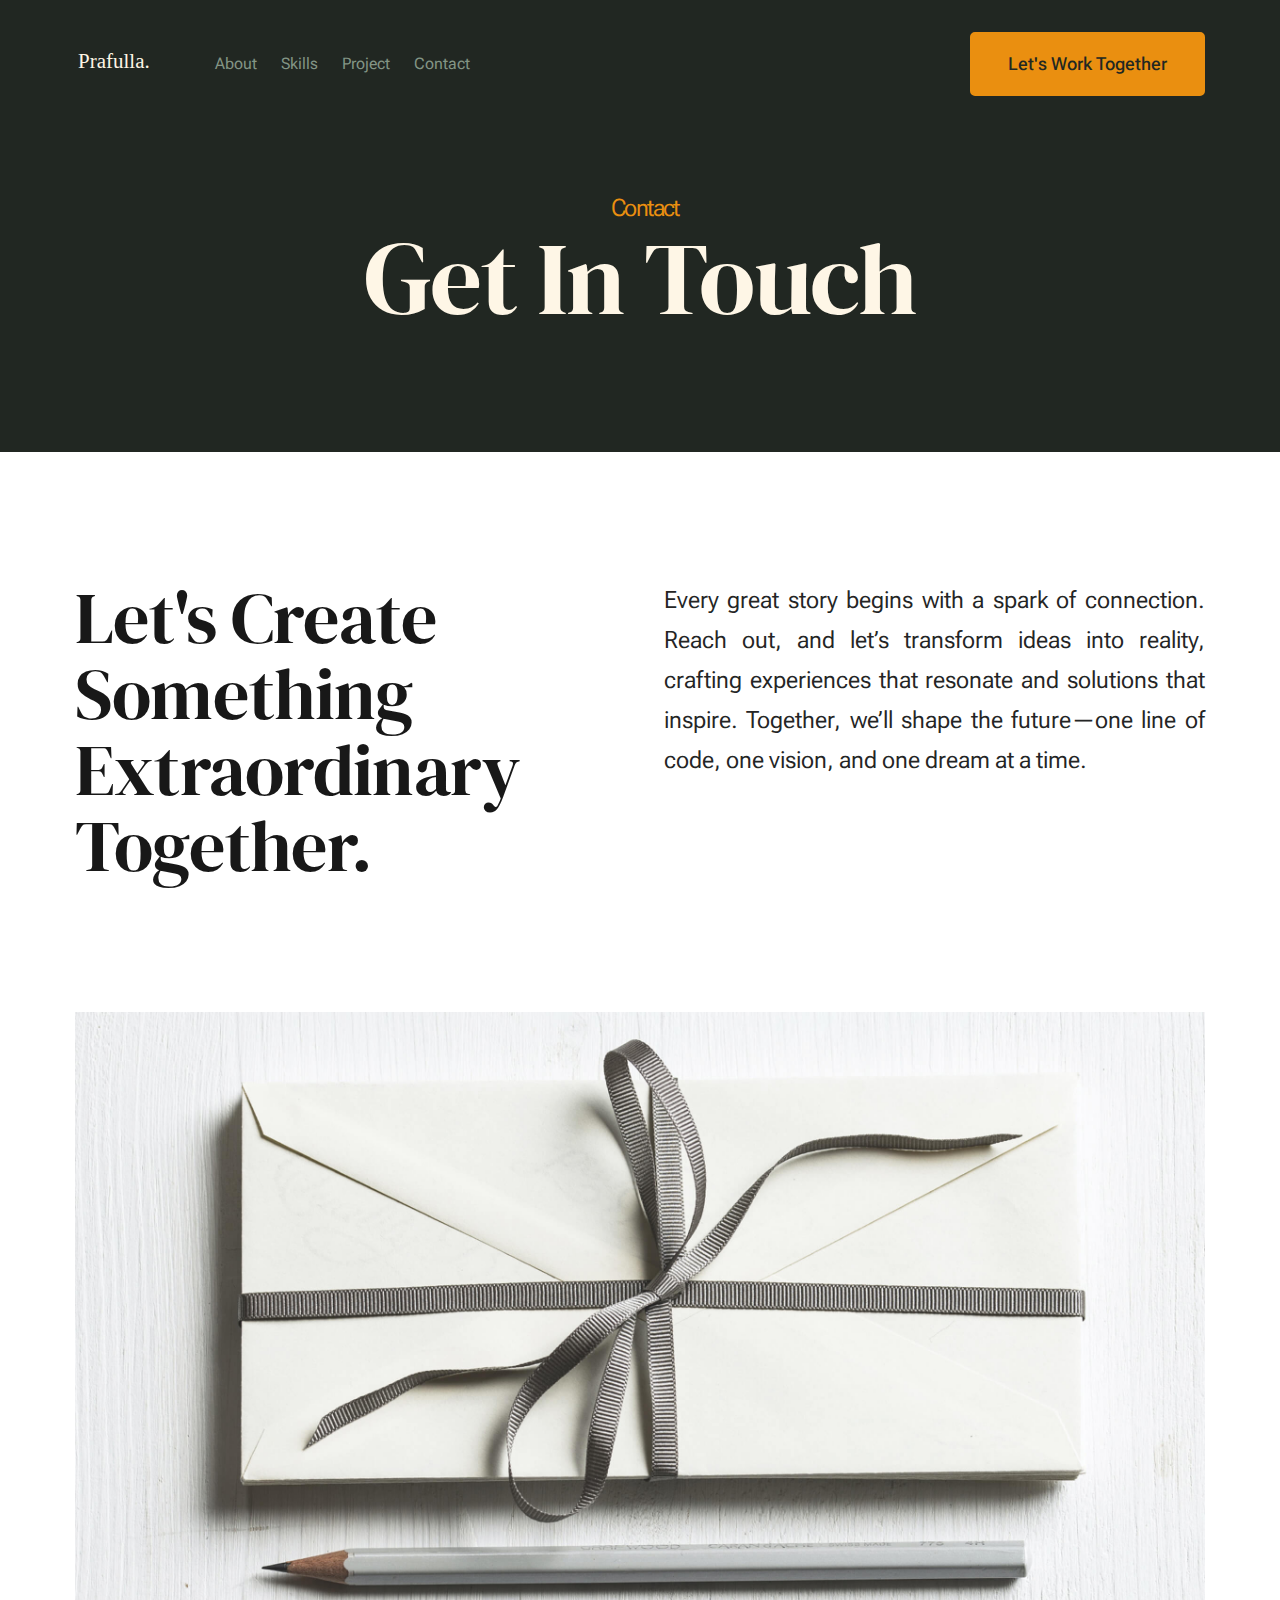
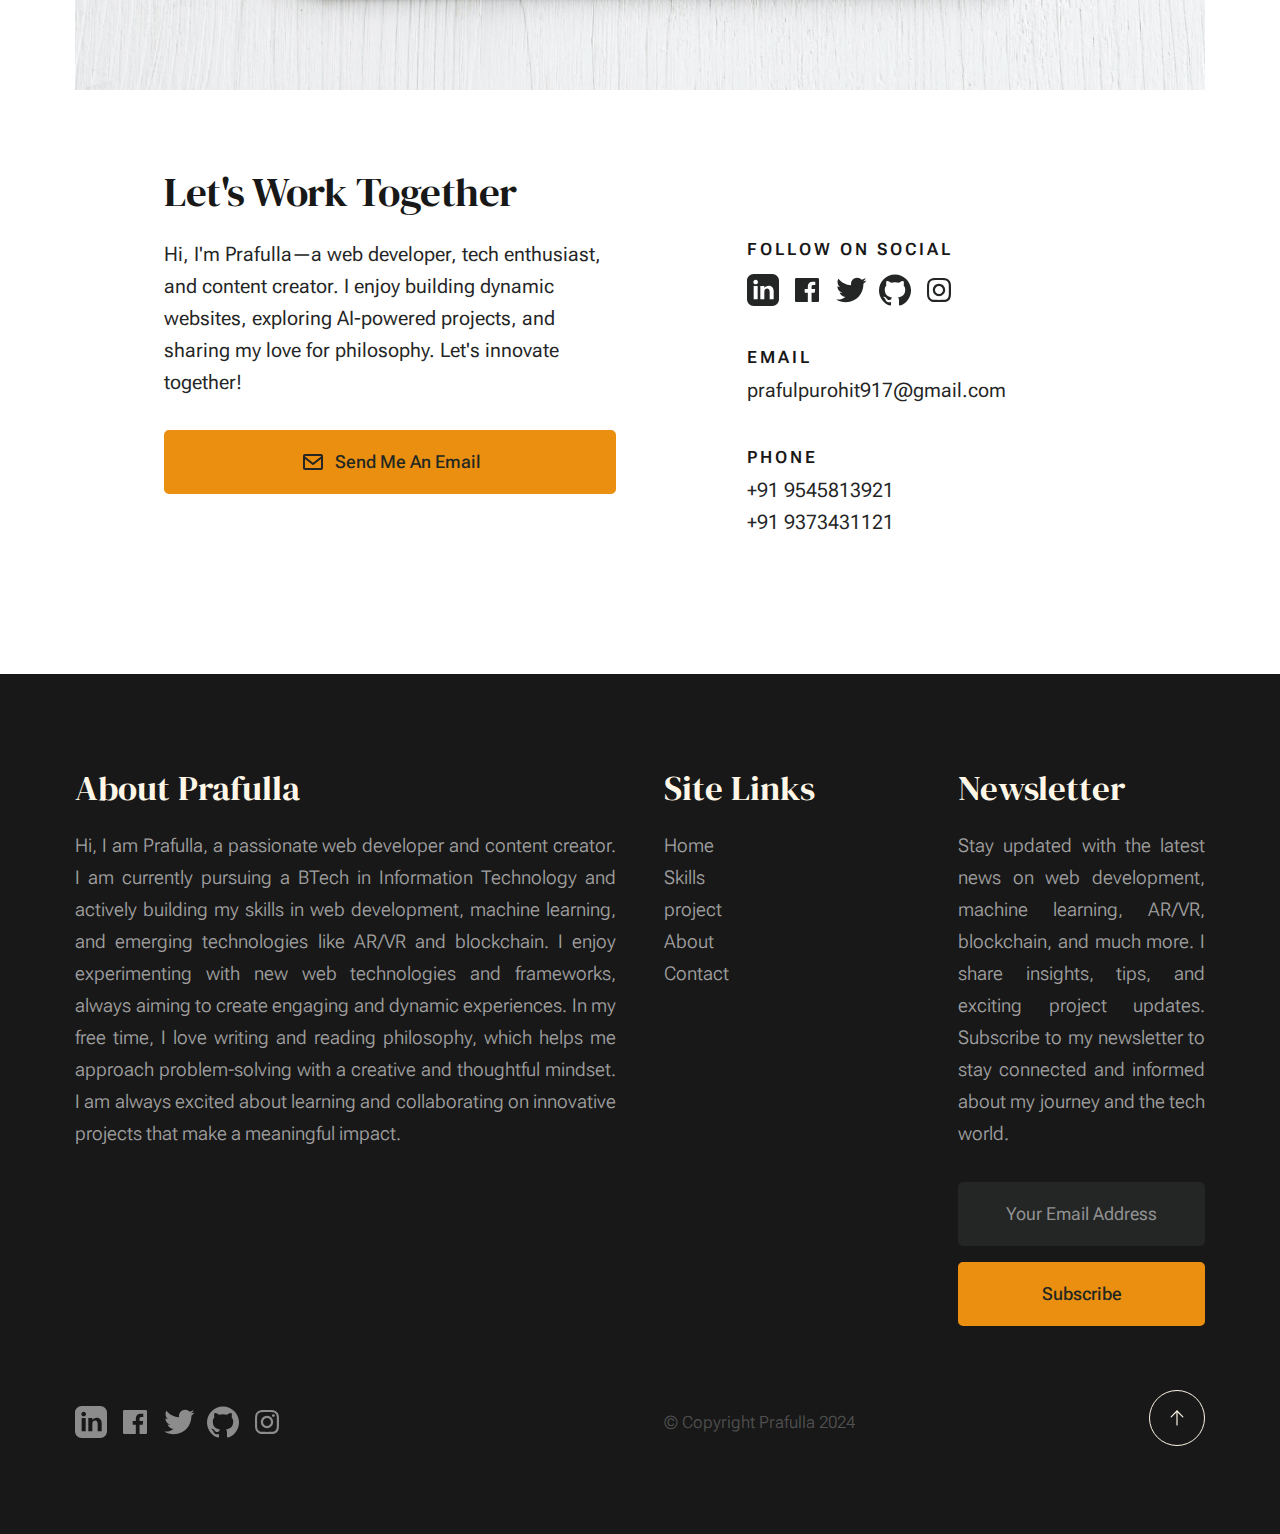
<file: contact me/contact.html>
<!DOCTYPE html><html lang="en" class="js"><head>

    <!--- basic page needs
    ================================================== -->
    <meta charset="utf-8">
    <meta name="viewport" content="width=device-width, initial-scale=1">
    <title>Contact - Prafulla</title>

    <script>
        document.documentElement.classList.remove('no-js');
        document.documentElement.classList.add('js');
    </script>

    <!-- CSS
    ================================================== -->
    <link rel="stylesheet" href="css/vendor.css">
    <link rel="stylesheet" href="css/styles.css">

    <!-- favicons
    ================================================== -->
    <link rel="apple-touch-icon" sizes="180x180" href="../contact me/images/apple-touch-icon.svg">
    <link rel="icon" type="image/png" sizes="32x32" href="../contact me/images/apple-touch-icon.svg">
    <link rel="icon" type="image/png" sizes="16x16" href="../contact me/images/apple-touch-icon.svg">
    <link rel="manifest" href="site.webmanifest">

</head>


<body id="top">


    <!-- preloader
    ================================================== -->
    <div id="preloader">
        <div id="loader" class="dots-fade">
            <div></div>
            <div></div>
            <div></div>
        </div>
    </div>


    <!-- page wrap
    ================================================== -->
    <div id="page" class="s-pagewrap">


        <!-- # site header 
        ================================================== -->
        <header class="s-header">
            <div class="row s-header__inner width-sixteen-col">

                <div class="s-header__block">
                    <div class="s-header__logo">
                        <a class="logo" href="../index.html">
                            <img src="images/logo.svg" alt="Homepage">
                        </a>
                    </div>

                    <a class="s-header__menu-toggle" href="#0"><span>Menu</span></a>
                </div> <!-- end s-header__block -->

                <nav class="s-header__nav">
                    <ul class="s-header__menu-links">
                        <li><a href="../about/about.html">About</a></li>
                        <li><a href="../servisess/servises.html">Skills</a></li>
                        <li><a href="../skill/project.html">Project</a></li>
                        <li><a href="../contact me/contact.html">Contact</a></li>
                    </ul> <!-- s-header__menu-links -->
                
                    <div class="s-header__contact">
                        <a href="../contact me/contact.html" class="btn btn--primary s-header__contact-btn">Let's Work Together</a>
                    </div> <!-- s-header__contact -->
                </nav> <!-- end s-header__nav -->

            </div> <!-- end s-header__inner -->
        </header> <!-- end s-header -->


        <!-- # site main content
        ================================================== -->
        <section id="content" class="s-content">

               <section class="s-pageheader pageheader">
                    <div class="row">
                        <div class="column xl-12">
                            <h1 class="page-title">
                                <span class="page-title__small-type text-pretitle">Contact</span>
                                Get In Touch
                            </h1>                            
                        </div>
                    </div>
               </section> <!--pageheader -->  

               <section class="s-pagecontent pagecontent">

                <div class="row pageintro">
                    <div class="column xl-6 lg-12">
                        <h2 class="text-display-title">Let's Create Something Extraordinary Together.</h2>
                    </div>
                    <div class="column xl-6 lg-12 u-flexitem-x-right">
                        <p class="lead"style="text-align: justify;">
                            Every great story begins with a spark of connection. Reach out, and let’s transform ideas into reality, 
                            crafting experiences that resonate and solutions that inspire. Together, we’ll shape the future—one line of code, 
                            one vision, and one dream at a time.
                        </p>
                    </div>
                </div>
            
          
             <!-- pageintro -->   
                    
                    <div class="row pagemedia">
                        <d class="column xl-12">
                            <figure class="page-media">                                
                                <img src="images/contact-1200.jpg" srcset="images/contact-2400.jpg 2400w, images/contact-1200.jpg 1200w, images/contact-600.jpg 600w" sizes="(max-width: 2400px) 100vw, 2400px" alt="">
                            </figure>
                        </d>
                    </div> <!-- pagemedia --> 

                    <div class="row width-narrower pagemain">
                        <div class="column xl-12">
                            <h2>Let's Work Together</h2>

                            <div class="row">
                                <div class="column xl-6 md-12 contact-cta">     
                                    <section class="about-section">
                                        <div class="container">
                                            <section class="about-section">
                                                <p>
                                                    Hi, I'm Prafulla—a web developer, tech enthusiast, and content creator. I enjoy building dynamic websites, exploring AI-powered projects, and sharing my love for philosophy. Let's innovate together!
                                                </p>
                                            
                                            
                                           
                                           
                                        </div>
                                    </section>
                                    
        
                                    <a href="mailto:#0" class="btn btn--primary u-fullwidth contact-btn">
                                        <svg xmlns="http://www.w3.org/2000/svg" width="24" height="24" viewBox="0 0 24 24" style="fill: rgba(0, 0, 0, 1);transform: msFilter"><path d="M20 4H4c-1.103 0-2 .897-2 2v12c0 1.103.897 2 2 2h16c1.103 0 2-.897 2-2V6c0-1.103-.897-2-2-2zm0 2v.511l-8 6.223-8-6.222V6h16zM4 18V9.044l7.386 5.745a.994.994 0 0 0 1.228 0L20 9.044 20.002 18H4z"></path></svg>
                                        Send Me An Email
                                    </a>
                                </div> 
                                <div class="column xl-5 md-12 u-flexitem-x-right">

                                    <div class="contact-block">
                                        <h6>Follow On Social</h6>
                                        <ul class="contact-social social-list">
                                            <li>
                                                <a href="https://www.linkedin.com/in/prafulla-purohit-79aa5623b/" target="_blank" rel="noopener noreferrer">
                                                   <svg xmlns="http://www.w3.org/2000/svg" width="24" height="24" viewBox="0 0 24 24" style="fill:rgba(0, 0, 0, 1);">
                <path d="M19 0h-14c-2.761 0-5 2.239-5 5v14c0 2.761 2.239 5 5 5h14c2.761 0 5-2.239 5-5v-14c0-2.761-2.239-5-5-5zm-11 19h-3v-10h3v10zm-1.5-11.27c-.966 0-1.75-.784-1.75-1.75s.784-1.75 1.75-1.75 1.75.784 1.75 1.75-.784 1.75-1.75 1.75zm13.5 11.27h-3v-5.617c0-3.376-4-3.118-4 0v5.617h-3v-10h3v1.548c1.396-2.586 7-2.777 7 2.476v6.976z"/>
                </svg>
                
                                                    <span class="u-screen-reader-text">Linkedin</span>
                                                </a>
                                            </li>
                                            <li>
                                                <a href="#0">
                                                    <svg xmlns="http://www.w3.org/2000/svg" width="24" height="24" viewBox="0 0 24 24" style="fill:rgba(0, 0, 0, 1);transform:-ms-filter"><path d="M20,3H4C3.447,3,3,3.448,3,4v16c0,0.552,0.447,1,1,1h8.615v-6.96h-2.338v-2.725h2.338v-2c0-2.325,1.42-3.592,3.5-3.592 c0.699-0.002,1.399,0.034,2.095,0.107v2.42h-1.435c-1.128,0-1.348,0.538-1.348,1.325v1.735h2.697l-0.35,2.725h-2.348V21H20 c0.553,0,1-0.448,1-1V4C21,3.448,20.553,3,20,3z"></path></svg>
                                                    <span class="u-screen-reader-text">Facebook</span>
                                                </a>
                                            </li>
                                            <li>
                                                <a href="https://x.com/21Prafulla" target="_blank" rel="noopener noreferrer">
                                                    <svg xmlns="http://www.w3.org/2000/svg" width="24" height="24" viewBox="0 0 24 24" style="fill:rgba(0, 0, 0, 1);">
                                                        <path d="M23.643 4.937c-.835.37-1.732.62-2.675.733.961-.576 1.698-1.49 2.048-2.578-.9.534-1.896.923-2.958 1.134-.85-.906-2.062-1.474-3.404-1.474-2.575 0-4.658 2.084-4.658 4.656 0 .366.042.723.122 1.066-3.872-.195-7.303-2.05-9.605-4.869-.4.686-.629 1.485-.629 2.337 0 1.613.82 3.038 2.064 3.872-.762-.024-1.48-.234-2.105-.582v.06c0 2.253 1.603 4.134 3.733 4.562-.39.107-.799.164-1.223.164-.3 0-.592-.03-.878-.084.592 1.844 2.309 3.188 4.346 3.224-1.591 1.246-3.597 1.988-5.778 1.988-.375 0-.746-.022-1.11-.065 2.059 1.319 4.505 2.089 7.134 2.089 8.565 0 13.24-7.092 13.24-13.238 0-.2-.005-.399-.014-.598.91-.658 1.698-1.48 2.323-2.419z"/>
                                                      </svg>
                                                      
                                                    <span class="u-screen-reader-text">Twitter</span>
                                                </a>
                                            </li>
                                            <li>
                                                <a href="https://github.com/prafulla2121" target="_blank" rel="noopener noreferrer">
                                                    <svg xmlns="http://www.w3.org/2000/svg" width="24" height="24" viewBox="0 0 24 24" style="fill:rgba(0, 0, 0, 1);">
                                                        <path d="M12 0.297c-6.63 0-12 5.373-12 12 0 5.303 3.438 9.8 8.205 11.387 0.6 0.113 0.82-0.258 0.82-0.577 0-0.285-0.01-1.04-0.015-2.04-3.338 0.726-4.042-1.61-4.042-1.61-0.546-1.387-1.333-1.756-1.333-1.756-1.091-0.745 0.084-0.73 0.084-0.73 1.205 0.084 1.84 1.236 1.84 1.236 1.07 1.835 2.807 1.305 3.492 0.997 0.108-0.775 0.418-1.305 0.762-1.605-2.665-0.3-5.467-1.334-5.467-5.93 0-1.31 0.465-2.382 1.235-3.22-0.123-0.303-0.535-1.523 0.117-3.176 0 0 1.007-0.322 3.3 1.23 0.957-0.266 1.983-0.399 3.003-0.404 1.02 0.005 2.047 0.138 3.006 0.404 2.29-1.552 3.296-1.23 3.296-1.23 0.653 1.653 0.242 2.873 0.12 3.176 0.77 0.838 1.233 1.91 1.233 3.22 0 4.607-2.807 5.625-5.48 5.921 0.43 0.372 0.823 1.102 0.823 2.222 0 1.606-0.015 2.896-0.015 3.293 0 0.32 0.217 0.694 0.825 0.576 4.765-1.588 8.198-6.085 8.198-11.386 0-6.627-5.373-12-12-12z"/>
                                                      </svg>
                                                      
                                                    <span class="u-screen-reader-text">GitHub</span>
                                                </a>
                                            </li>
                                            <li>
                                                <a href="https://www.instagram.com/your_prafull/profilecard/?igsh=dXNibGlpZXB3dDZ6" target="_blank" rel="noopener noreferrer" >
                                                    <svg xmlns="http://www.w3.org/2000/svg" width="24" height="24" viewBox="0 0 24 24" style="fill:rgba(0, 0, 0, 1);transform:-ms-filter"><path d="M11.999,7.377c-2.554,0-4.623,2.07-4.623,4.623c0,2.554,2.069,4.624,4.623,4.624c2.552,0,4.623-2.07,4.623-4.624 C16.622,9.447,14.551,7.377,11.999,7.377L11.999,7.377z M11.999,15.004c-1.659,0-3.004-1.345-3.004-3.003 c0-1.659,1.345-3.003,3.004-3.003s3.002,1.344,3.002,3.003C15.001,13.659,13.658,15.004,11.999,15.004L11.999,15.004z"></path><circle cx="16.806" cy="7.207" r="1.078"></circle><path d="M20.533,6.111c-0.469-1.209-1.424-2.165-2.633-2.632c-0.699-0.263-1.438-0.404-2.186-0.42 c-0.963-0.042-1.268-0.054-3.71-0.054s-2.755,0-3.71,0.054C7.548,3.074,6.809,3.215,6.11,3.479C4.9,3.946,3.945,4.902,3.477,6.111 c-0.263,0.7-0.404,1.438-0.419,2.186c-0.043,0.962-0.056,1.267-0.056,3.71c0,2.442,0,2.753,0.056,3.71 c0.015,0.748,0.156,1.486,0.419,2.187c0.469,1.208,1.424,2.164,2.634,2.632c0.696,0.272,1.435,0.426,2.185,0.45 c0.963,0.042,1.268,0.055,3.71,0.055s2.755,0,3.71-0.055c0.747-0.015,1.486-0.157,2.186-0.419c1.209-0.469,2.164-1.424,2.633-2.633 c0.263-0.7,0.404-1.438,0.419-2.186c0.043-0.962,0.056-1.267,0.056-3.71s0-2.753-0.056-3.71C20.941,7.57,20.801,6.819,20.533,6.111z M19.315,15.643c-0.007,0.576-0.111,1.147-0.311,1.688c-0.305,0.787-0.926,1.409-1.712,1.711c-0.535,0.199-1.099,0.303-1.67,0.311 c-0.95,0.044-1.218,0.055-3.654,0.055c-2.438,0-2.687,0-3.655-0.055c-0.569-0.007-1.135-0.112-1.669-0.311 c-0.789-0.301-1.414-0.923-1.719-1.711c-0.196-0.534-0.302-1.099-0.311-1.669c-0.043-0.95-0.053-1.218-0.053-3.654 c0-2.437,0-2.686,0.053-3.655c0.007-0.576,0.111-1.146,0.311-1.687c0.305-0.789,0.93-1.41,1.719-1.712 c0.534-0.198,1.1-0.303,1.669-0.311c0.951-0.043,1.218-0.055,3.655-0.055c2.437,0,2.687,0,3.654,0.055 c0.571,0.007,1.135,0.112,1.67,0.311c0.786,0.303,1.407,0.925,1.712,1.712c0.196,0.534,0.302,1.099,0.311,1.669 c0.043,0.951,0.054,1.218,0.054,3.655c0,2.436,0,2.698-0.043,3.654H19.315z"></path></svg>
                                                    <span class="u-screen-reader-text">Instagram</span>
                                                </a>
                                            </li>
                                        </ul> <!-- end s-footer__social -->
                                    </div>

                                    <div class="contact-block">
                                        <h6>Email</h6>
                                        <a href="mailto:#0">prafulpurohit917@gmail.com</a>
                                    </div>

                                    <div class="contact-block">
                                        <h6>Phone</h6>
                                        <ul class="contact-list">
                                            <li><a href="tel:91-9545813921">+91 9545813921</a></li>
                                            <li><a href="tel:91-7373431121">+91 9373431121</a></li>
                                        </ul>
                                    </div>

                                </div>
                            </div>
                        </div>                        
                    </div> <!-- end pagemain -->

               </section> <!-- pagecontent -->

               <!-- end s-testimonials -->

        </section> <!-- s-content-->

        <!-- # footer 
        ================================================== -->
       

        <!-- # footer 
        ================================================== -->
        <footer class="s-footer">
            <div class="row s-footer__content" style="text-align: justify;">
                <div class="column xl-6 lg-6 md-12 s-footer__block s-footer__about">                    
                    <h3>About Prafulla</h3>
                    <p style="text-align: justify;">
                        Hi, I am Prafulla, a passionate web developer and content creator. I am currently pursuing a BTech in Information Technology and actively building my skills in web development, machine learning, and emerging technologies like AR/VR and blockchain. 
                        I enjoy experimenting with new web technologies and frameworks, always aiming to create engaging and dynamic experiences. 
                        In my free time, I love writing and reading philosophy, which helps me approach problem-solving with a creative and thoughtful mindset. 
                        I am always excited about learning and collaborating on innovative projects that make a meaningful impact.
                    </p>               
                </div>
                                
                <div class="column xl-3 lg-6 md-12 s-footer__block s-footer__site-links">
                    <h3>Site Links</h3>
                    <ul class="link-list">
                        <li><a href="../index.html">Home</a></li>
                        <li><a href="../servisess/servises.html">Skills</a></li>
                        <li><a href="../skill/project.html">project</a></li>
                        <li><a href="../about/about.html">About</a></li>
                        <li><a href="../contact me/contact.html">Contact</a></li>
                       
                    </ul>
                </div>
                <div class="column xl-3 lg-6 md-12 tab-12 s-footer__block s-footer__newsletter">
                    <h3>Newsletter</h3>

                    <p>
                        Stay updated with the latest news on web development, machine learning, AR/VR, blockchain, and much more. I share insights, tips, and exciting project updates. Subscribe to my newsletter to stay connected and informed about my journey and the tech world.
                    </p>
                    

                    <div class="subscribe-form">
                        <form id="mc-form" class="mc-form">
                            <input type="email" name="EMAIL" id="mce-EMAIL" class="u-fullwidth text-center" placeholder="Your Email Address" title="The domain portion of the email address is invalid (the portion after the @)." pattern="^([^\x00-\x20\x22\x28\x29\x2c\x2e\x3a-\x3c\x3e\x40\x5b-\x5d\x7f-\xff]+|\x22([^\x0d\x22\x5c\x80-\xff]|\x5c[\x00-\x7f])*\x22)(\x2e([^\x00-\x20\x22\x28\x29\x2c\x2e\x3a-\x3c\x3e\x40\x5b-\x5d\x7f-\xff]+|\x22([^\x0d\x22\x5c\x80-\xff]|\x5c[\x00-\x7f])*\x22))*\x40([^\x00-\x20\x22\x28\x29\x2c\x2e\x3a-\x3c\x3e\x40\x5b-\x5d\x7f-\xff]+|\x5b([^\x0d\x5b-\x5d\x80-\xff]|\x5c[\x00-\x7f])*\x5d)(\x2e([^\x00-\x20\x22\x28\x29\x2c\x2e\x3a-\x3c\x3e\x40\x5b-\x5d\x7f-\xff]+|\x5b([^\x0d\x5b-\x5d\x80-\xff]|\x5c[\x00-\x7f])*\x5d))*(\.\w{2,})+$" required="">
                            <input type="submit" name="subscribe" value="Subscribe" class="btn btn--primary btn--small u-fullwidth">
                            <!-- <div style="position: absolute; left: -5000px;" aria-hidden="true"><input type="text" name="b_cdb7b577e41181934ed6a6a44_9a91cfe7b3" tabindex="-1" value=""></div> -->
                            <div class="mc-status"></div>
                        </form>
                    </div>
                </div>
            </div>    
            
            <div class="row s-footer__bottom">
                <div class="column xl-6 lg-12">
                    <ul class="s-footer__social social-list">
                        <li>
                            <a href="https://www.linkedin.com/in/prafulla-purohit-79aa5623b/" target="_blank" rel="noopener noreferrer">
                               <svg xmlns="http://www.w3.org/2000/svg" width="24" height="24" viewBox="0 0 24 24" style="fill:rgba(0, 0, 0, 1);">
<path d="M19 0h-14c-2.761 0-5 2.239-5 5v14c0 2.761 2.239 5 5 5h14c2.761 0 5-2.239 5-5v-14c0-2.761-2.239-5-5-5zm-11 19h-3v-10h3v10zm-1.5-11.27c-.966 0-1.75-.784-1.75-1.75s.784-1.75 1.75-1.75 1.75.784 1.75 1.75-.784 1.75-1.75 1.75zm13.5 11.27h-3v-5.617c0-3.376-4-3.118-4 0v5.617h-3v-10h3v1.548c1.396-2.586 7-2.777 7 2.476v6.976z"/>
</svg>

                                <span class="u-screen-reader-text">Linkedin</span>
                            </a>
                        </li>
                        <li>
                            <a href="#0">
                                <svg xmlns="http://www.w3.org/2000/svg" width="24" height="24" viewBox="0 0 24 24" style="fill:rgba(0, 0, 0, 1);transform:-ms-filter"><path d="M20,3H4C3.447,3,3,3.448,3,4v16c0,0.552,0.447,1,1,1h8.615v-6.96h-2.338v-2.725h2.338v-2c0-2.325,1.42-3.592,3.5-3.592 c0.699-0.002,1.399,0.034,2.095,0.107v2.42h-1.435c-1.128,0-1.348,0.538-1.348,1.325v1.735h2.697l-0.35,2.725h-2.348V21H20 c0.553,0,1-0.448,1-1V4C21,3.448,20.553,3,20,3z"></path></svg>
                                <span class="u-screen-reader-text">Facebook</span>
                            </a>
                        </li>
                        <li>
                            <a href="https://x.com/21Prafulla" target="_blank" rel="noopener noreferrer">
                                <svg xmlns="http://www.w3.org/2000/svg" width="24" height="24" viewBox="0 0 24 24" style="fill:rgba(0, 0, 0, 1);">
                                    <path d="M23.643 4.937c-.835.37-1.732.62-2.675.733.961-.576 1.698-1.49 2.048-2.578-.9.534-1.896.923-2.958 1.134-.85-.906-2.062-1.474-3.404-1.474-2.575 0-4.658 2.084-4.658 4.656 0 .366.042.723.122 1.066-3.872-.195-7.303-2.05-9.605-4.869-.4.686-.629 1.485-.629 2.337 0 1.613.82 3.038 2.064 3.872-.762-.024-1.48-.234-2.105-.582v.06c0 2.253 1.603 4.134 3.733 4.562-.39.107-.799.164-1.223.164-.3 0-.592-.03-.878-.084.592 1.844 2.309 3.188 4.346 3.224-1.591 1.246-3.597 1.988-5.778 1.988-.375 0-.746-.022-1.11-.065 2.059 1.319 4.505 2.089 7.134 2.089 8.565 0 13.24-7.092 13.24-13.238 0-.2-.005-.399-.014-.598.91-.658 1.698-1.48 2.323-2.419z"/>
                                  </svg>
                                  
                                <span class="u-screen-reader-text">Twitter</span>
                            </a>
                        </li>
                        <li>
                            <a href="https://github.com/prafulla2121" target="_blank" rel="noopener noreferrer">
                                <svg xmlns="http://www.w3.org/2000/svg" width="24" height="24" viewBox="0 0 24 24" style="fill:rgba(0, 0, 0, 1);">
                                    <path d="M12 0.297c-6.63 0-12 5.373-12 12 0 5.303 3.438 9.8 8.205 11.387 0.6 0.113 0.82-0.258 0.82-0.577 0-0.285-0.01-1.04-0.015-2.04-3.338 0.726-4.042-1.61-4.042-1.61-0.546-1.387-1.333-1.756-1.333-1.756-1.091-0.745 0.084-0.73 0.084-0.73 1.205 0.084 1.84 1.236 1.84 1.236 1.07 1.835 2.807 1.305 3.492 0.997 0.108-0.775 0.418-1.305 0.762-1.605-2.665-0.3-5.467-1.334-5.467-5.93 0-1.31 0.465-2.382 1.235-3.22-0.123-0.303-0.535-1.523 0.117-3.176 0 0 1.007-0.322 3.3 1.23 0.957-0.266 1.983-0.399 3.003-0.404 1.02 0.005 2.047 0.138 3.006 0.404 2.29-1.552 3.296-1.23 3.296-1.23 0.653 1.653 0.242 2.873 0.12 3.176 0.77 0.838 1.233 1.91 1.233 3.22 0 4.607-2.807 5.625-5.48 5.921 0.43 0.372 0.823 1.102 0.823 2.222 0 1.606-0.015 2.896-0.015 3.293 0 0.32 0.217 0.694 0.825 0.576 4.765-1.588 8.198-6.085 8.198-11.386 0-6.627-5.373-12-12-12z"/>
                                  </svg>
                                  
                                <span class="u-screen-reader-text">GitHub</span>
                            </a>
                        </li>
                        <li>
                            <a href="https://www.instagram.com/your_prafull/profilecard/?igsh=dXNibGlpZXB3dDZ6" target="_blank" rel="noopener noreferrer" >
                                <svg xmlns="http://www.w3.org/2000/svg" width="24" height="24" viewBox="0 0 24 24" style="fill:rgba(0, 0, 0, 1);transform:-ms-filter"><path d="M11.999,7.377c-2.554,0-4.623,2.07-4.623,4.623c0,2.554,2.069,4.624,4.623,4.624c2.552,0,4.623-2.07,4.623-4.624 C16.622,9.447,14.551,7.377,11.999,7.377L11.999,7.377z M11.999,15.004c-1.659,0-3.004-1.345-3.004-3.003 c0-1.659,1.345-3.003,3.004-3.003s3.002,1.344,3.002,3.003C15.001,13.659,13.658,15.004,11.999,15.004L11.999,15.004z"></path><circle cx="16.806" cy="7.207" r="1.078"></circle><path d="M20.533,6.111c-0.469-1.209-1.424-2.165-2.633-2.632c-0.699-0.263-1.438-0.404-2.186-0.42 c-0.963-0.042-1.268-0.054-3.71-0.054s-2.755,0-3.71,0.054C7.548,3.074,6.809,3.215,6.11,3.479C4.9,3.946,3.945,4.902,3.477,6.111 c-0.263,0.7-0.404,1.438-0.419,2.186c-0.043,0.962-0.056,1.267-0.056,3.71c0,2.442,0,2.753,0.056,3.71 c0.015,0.748,0.156,1.486,0.419,2.187c0.469,1.208,1.424,2.164,2.634,2.632c0.696,0.272,1.435,0.426,2.185,0.45 c0.963,0.042,1.268,0.055,3.71,0.055s2.755,0,3.71-0.055c0.747-0.015,1.486-0.157,2.186-0.419c1.209-0.469,2.164-1.424,2.633-2.633 c0.263-0.7,0.404-1.438,0.419-2.186c0.043-0.962,0.056-1.267,0.056-3.71s0-2.753-0.056-3.71C20.941,7.57,20.801,6.819,20.533,6.111z M19.315,15.643c-0.007,0.576-0.111,1.147-0.311,1.688c-0.305,0.787-0.926,1.409-1.712,1.711c-0.535,0.199-1.099,0.303-1.67,0.311 c-0.95,0.044-1.218,0.055-3.654,0.055c-2.438,0-2.687,0-3.655-0.055c-0.569-0.007-1.135-0.112-1.669-0.311 c-0.789-0.301-1.414-0.923-1.719-1.711c-0.196-0.534-0.302-1.099-0.311-1.669c-0.043-0.95-0.053-1.218-0.053-3.654 c0-2.437,0-2.686,0.053-3.655c0.007-0.576,0.111-1.146,0.311-1.687c0.305-0.789,0.93-1.41,1.719-1.712 c0.534-0.198,1.1-0.303,1.669-0.311c0.951-0.043,1.218-0.055,3.655-0.055c2.437,0,2.687,0,3.654,0.055 c0.571,0.007,1.135,0.112,1.67,0.311c0.786,0.303,1.407,0.925,1.712,1.712c0.196,0.534,0.302,1.099,0.311,1.669 c0.043,0.951,0.054,1.218,0.054,3.655c0,2.436,0,2.698-0.043,3.654H19.315z"></path></svg>
                                <span class="u-screen-reader-text">Instagram</span>
                            </a>
                        </li>
                    </ul> <!-- end s-footer__social -->
                </div>
                <div class="column xl-6 lg-12">
                    <p class="ss-copyright">
                        <span>© Copyright  Prafulla  2024</span> 
                        
                    </p>
                </div>

                <div class="ss-go-top">
                    <a class="smoothscroll" title="Back to Top" href="#top">
                        <svg xmlns="http://www.w3.org/2000/svg" viewBox="0 0 24 24" width="36" height="36" fill="none" stroke="#ffffff" stroke-width="1" stroke-linecap="round" stroke-linejoin="round"><!--!  Atomicons Free 1.00 by @atisalab License - https://atomicons.com/license/ (Icons: CC BY 4.0) Copyright 2021 Atomicons --><polyline points="17 11 12 6 7 11"></polyline><line x1="12" y1="18" x2="12" y2="6"></line></svg>
                    </a>
                </div> <!-- end ss-go-top -->
            </div>
            
        </footer> <!-- end s-footer -->

    </div> <!-- end page-wrap -->

    <!-- Java Script
    ================================================== -->
    <script src="js/plugins.js"></script>
    <script src="js/main.js"></script>


</body></html>
</file>
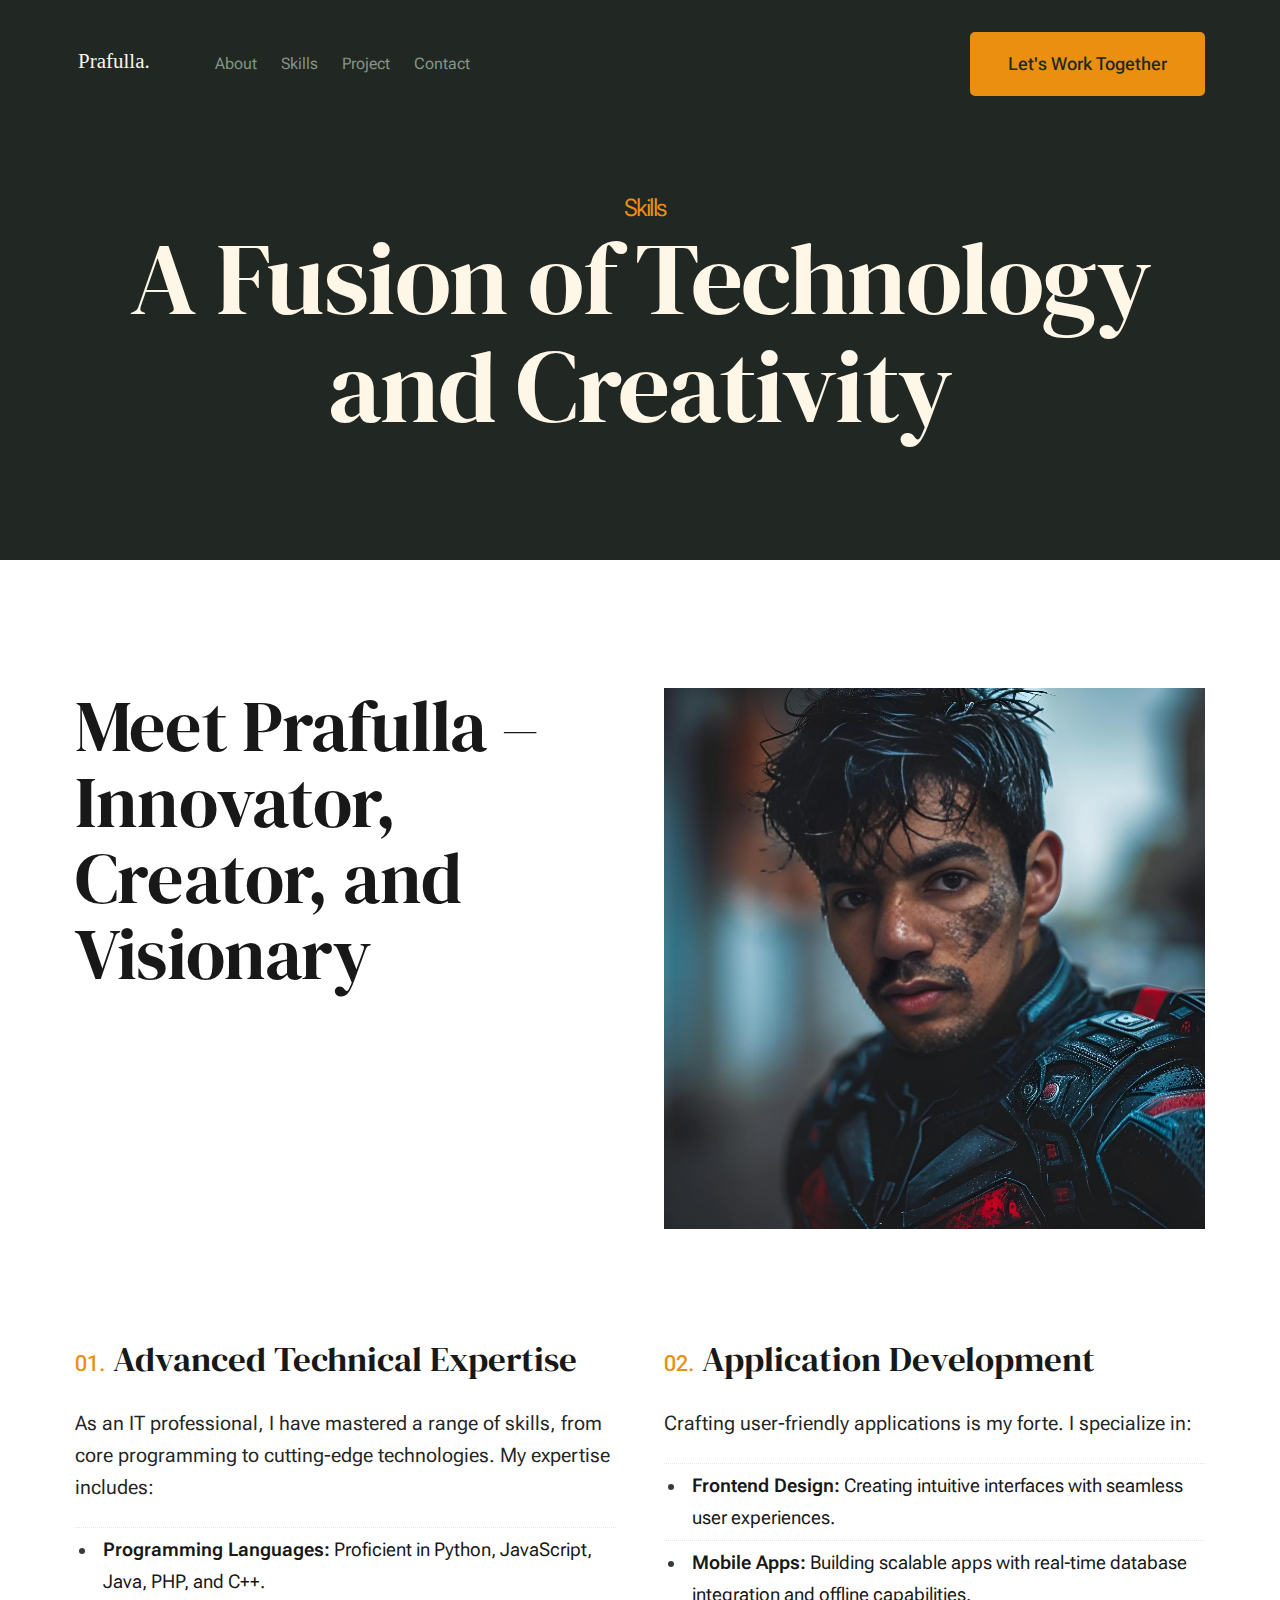
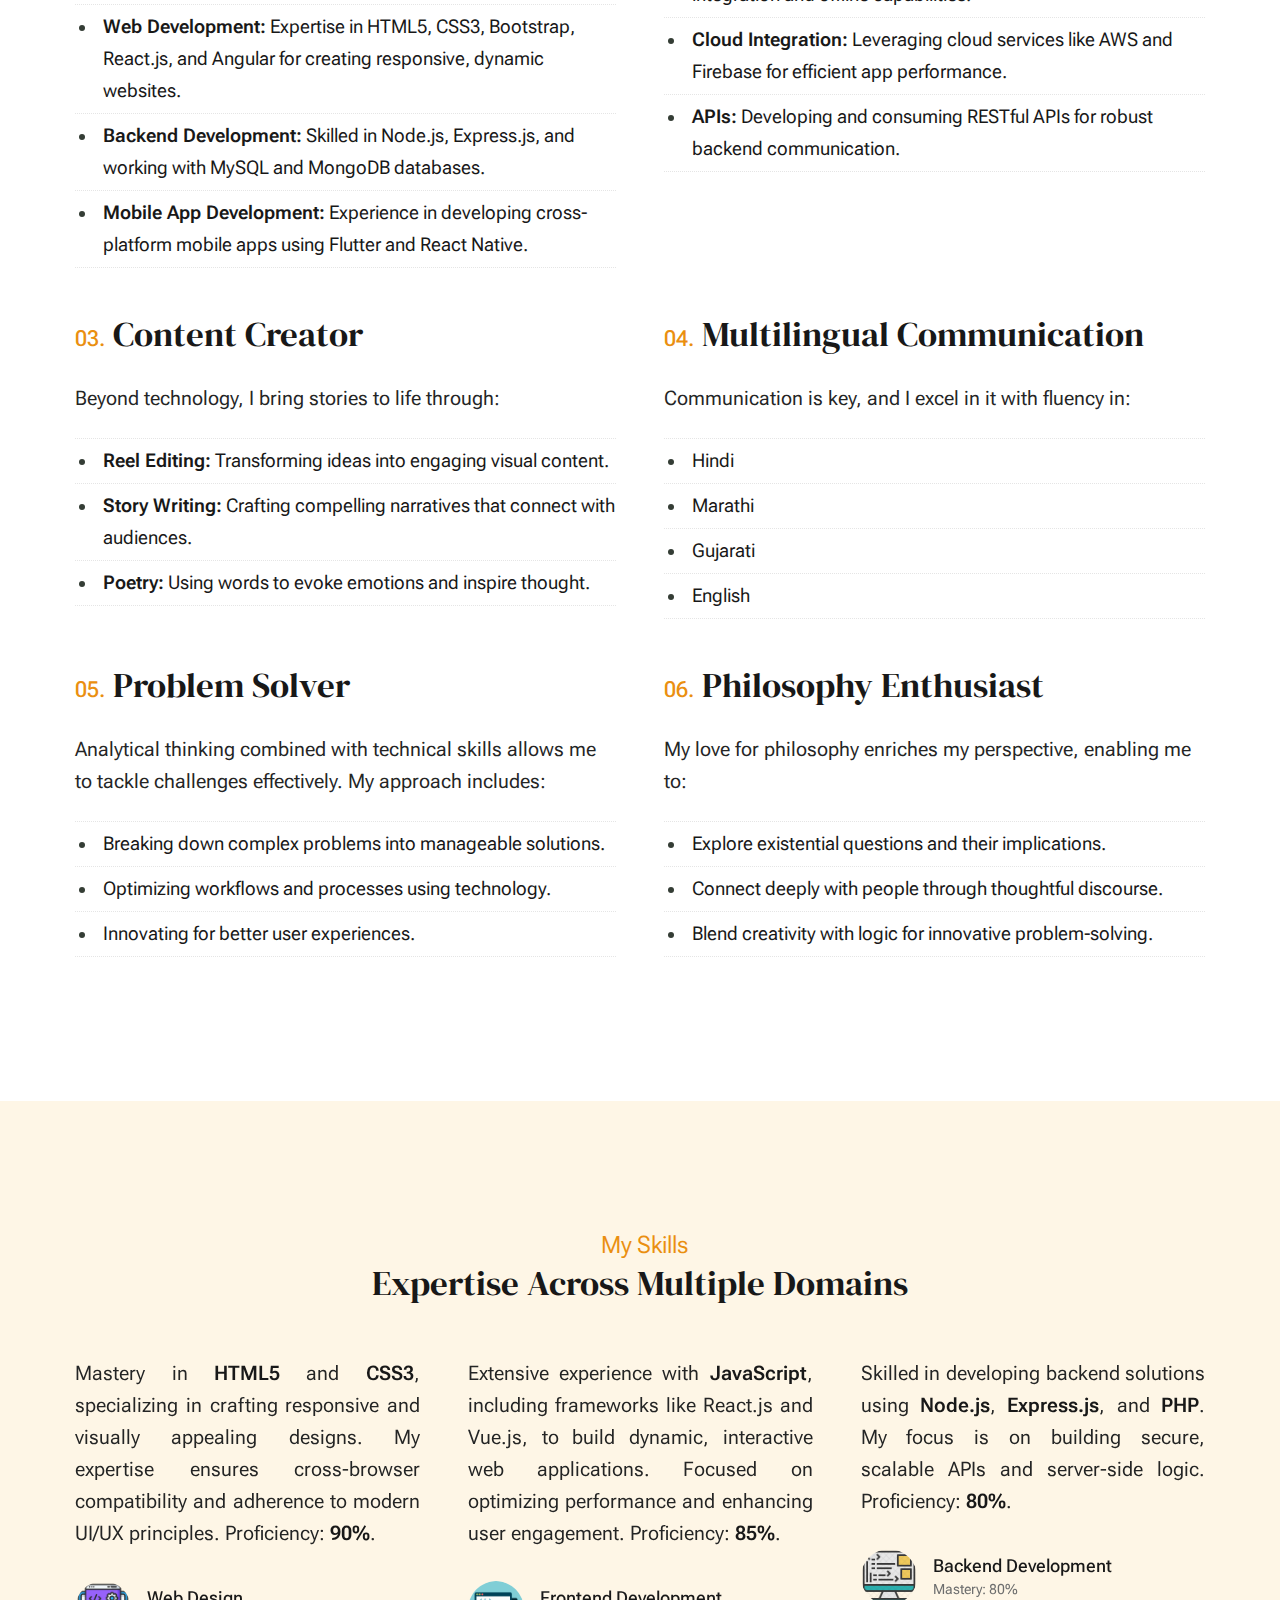
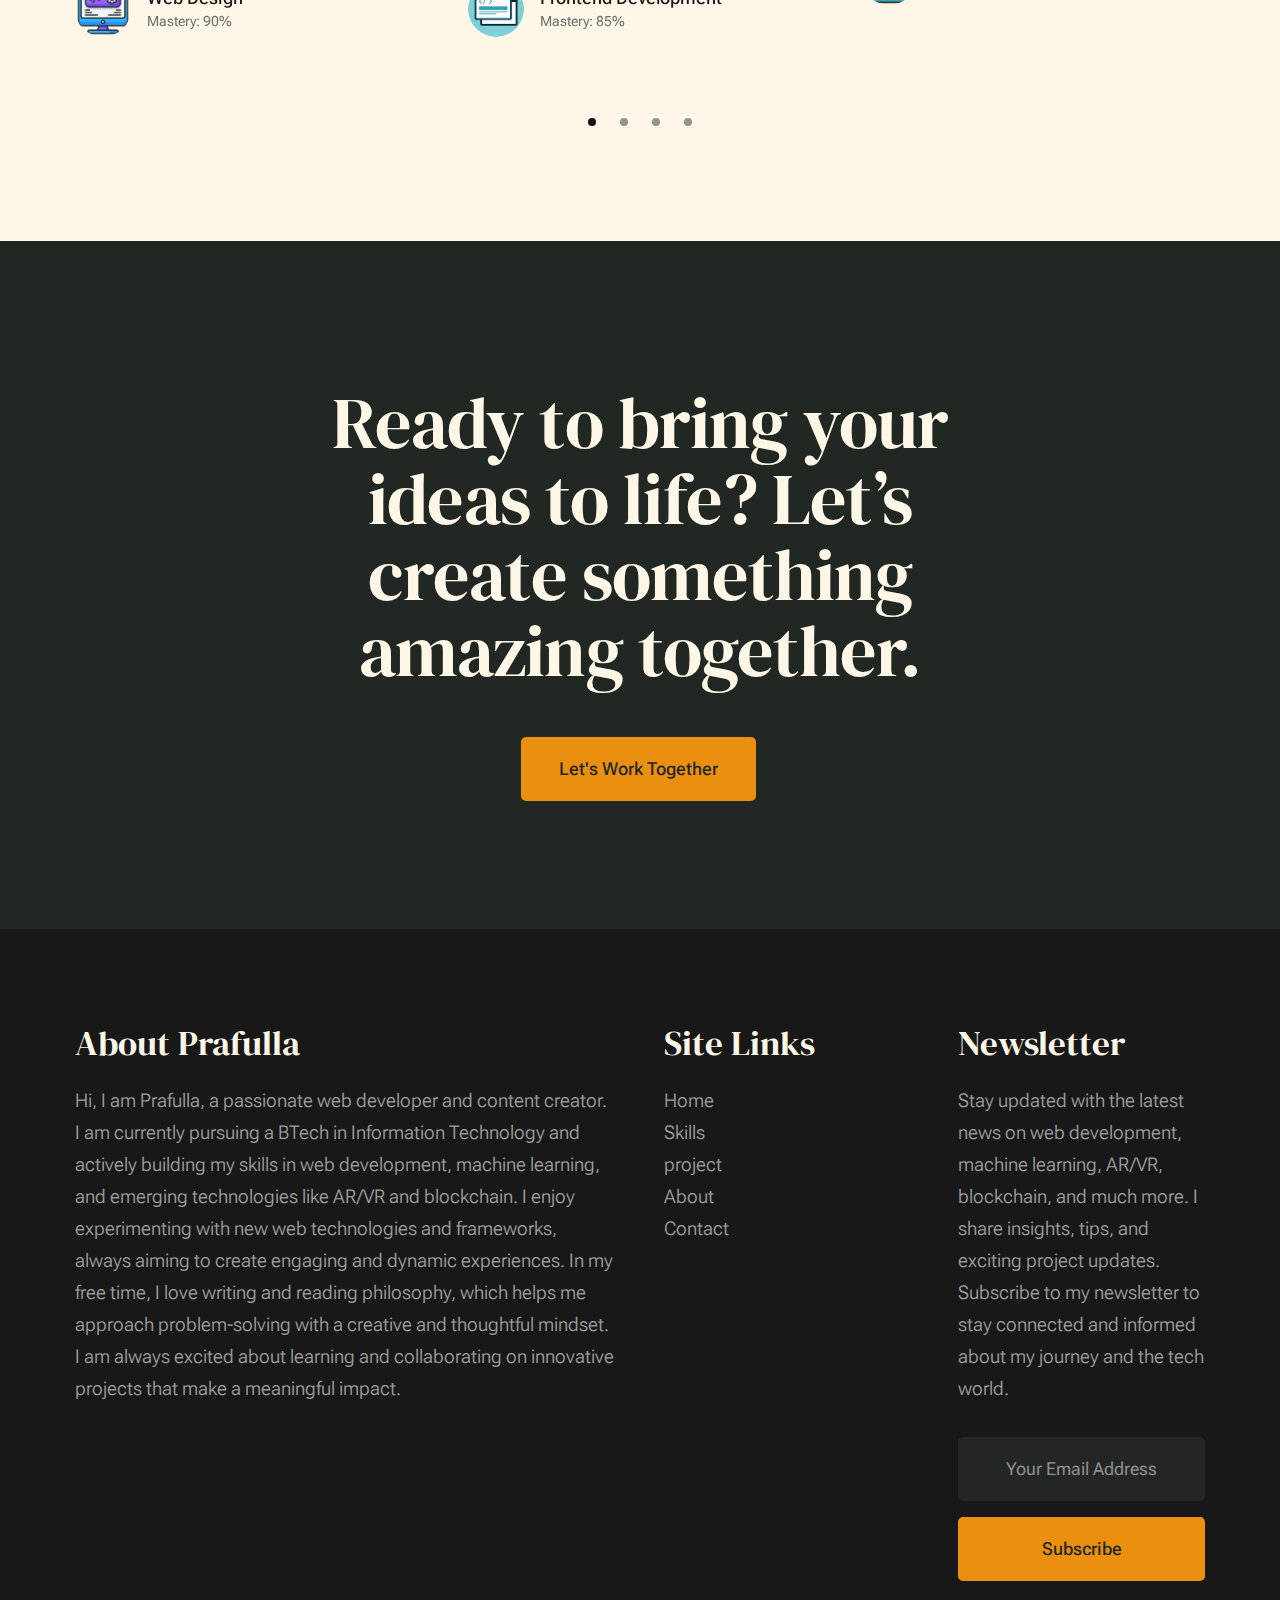
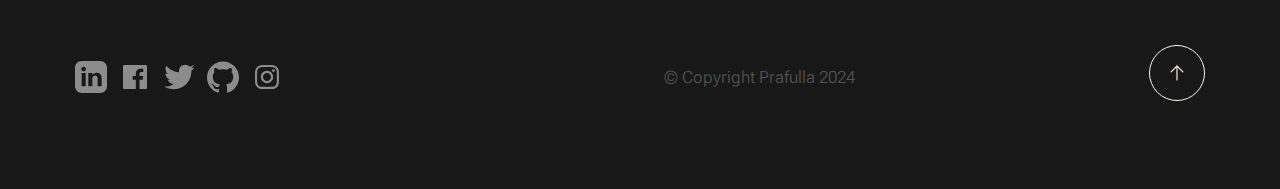
<file: servisess/servises.html>
<!DOCTYPE html><html lang="en" class="js"><head>

    <!--- basic page needs
    ================================================== -->
    <meta charset="utf-8">
    <meta name="viewport" content="width=device-width, initial-scale=1">
    <title>Services - Prafulla</title>

    <script>
        document.documentElement.classList.remove('no-js');
        document.documentElement.classList.add('js');
    </script>

    <!-- CSS
    ================================================== -->
    <link rel="stylesheet" href="css/vendor.css">
    <link rel="stylesheet" href="css/styles.css">



    <!-- favicons
    ================================================== -->
    <link rel="apple-touch-icon" sizes="180x180" href="../contact me/images/apple-touch-icon.svg">
    <link rel="icon" type="image/png" sizes="32x32" href="../contact me/images/apple-touch-icon.svg">
    <link rel="icon" type="image/png" sizes="16x16" href="../contact me/images/apple-touch-icon.svg">
    <link rel="manifest" href="site.webmanifest">
<style></style>
</head>


<body id="top">


    <!-- preloader
    ================================================== -->
    <div id="preloader">
        <div id="loader" class="dots-fade">
            <div></div>
            <div></div>
            <div></div>
        </div>
    </div>


    <!-- page wrap
    ================================================== -->
    <div id="page" class="s-pagewrap">

        <!-- # site header 
        ================================================== -->
        <header class="s-header">

            <div class="row s-header__inner width-sixteen-col">

                <div class="s-header__block">
                    <div class="s-header__logo">
                        <a class="logo" href="../index.html">
                            <img src="images/logo.svg" alt="Homepage">
                        </a>
                    </div>

                    <a class="s-header__menu-toggle" href="#0"><span>Menu</span></a>
                </div> <!-- end s-header__block -->

                <nav class="s-header__nav">
                    <ul class="s-header__menu-links">
                        <li><a href="../about/about.html">About</a></li>
                        <li><a href="../servisess/servises.html">Skills</a></li>
                        <li><a href="../skill/project.html">Project</a></li>
                        <li><a href="../contact me/contact.html">Contact</a></li>
                    </ul> <!-- s-header__menu-links -->
                
                    <div class="s-header__contact">
                        <a href="../contact me/contact.html" class="btn btn--primary s-header__contact-btn">Let's Work Together</a>
                    </div> <!-- s-header__contact -->
                </nav> <!-- end s-header__nav -->

            </div> <!-- end s-header__inner -->

        </header> <!-- end s-header -->

        <!-- # site main content
        ================================================== -->
        <section id="content" class="s-content">

            <section class="s-pageheader pageheader">
                <div class="row">
                    <div class="column xl-12">
                        <h1 class="page-title">
                            <span class="page-title__small-type text-pretitle">Skills</span>
                            A Fusion of Technology and Creativity
                        </h1>
                    </div>
                </div>
            </section> <!-- pageheader -->  
        
            <section class="s-pagecontent pagecontent">
        
                <div class="row pageintro">
                    <div class="column xl-6 lg-12">
                        <h2 class="text-display-title">Meet Prafulla – Innovator, Creator, and Visionary
                            
                        </h2>
                    </div>
                    <div class="column xl-6 lg-12 u-flexitem-x-right">
                        <p class="lead" style="text-align: justify;">
                            <!-- I'm Prafulla, an IT engineer with a passion for blending technical expertise with creative storytelling. I strive to make a difference through innovative solutions, artistic expression, and a deep love for learning and sharing knowledge. -->
                            <img src="images/face-swap75.png" srcset="images/face-swap75.png 1x, images/face-swap75.png 2x" alt="">
                        </p>
                    </div>
                </div> <!-- pageintro -->
        
                <div class="row">
                    <div class="column xl-12 grid-block">             
                        <div class="grid-full grid-list-items list-items show-ctr">
        
                            <!-- Technical Expertise Section -->
                            <div class="grid-list-items__item list-items__item">
                                <div class="list-items__item-header">
                                    <h3 class="list-items__item-title">Advanced Technical Expertise</h3>
                                </div>
                                <div class="list-items__item-text">
                                    <p>
                                        As an IT professional, I have mastered a range of skills, from core programming to cutting-edge technologies. My expertise includes:
                                    </p>
                                    <ul class="list-services">
                                        <li><strong>Programming Languages:</strong> Proficient in Python, JavaScript, Java, PHP, and C++.</li>
                                        <li><strong>Web Development:</strong> Expertise in HTML5, CSS3, Bootstrap, React.js, and Angular for creating responsive, dynamic websites.</li>
                                        <li><strong>Backend Development:</strong> Skilled in Node.js, Express.js, and working with MySQL and MongoDB databases.</li>
                                        <li><strong>Mobile App Development:</strong> Experience in developing cross-platform mobile apps using Flutter and React Native.</li>
                                        <!-- <li><strong>Machine Learning:</strong> Knowledge of TensorFlow, Scikit-learn, and building models for predictive analysis and data classification.</li>
                                        <li><strong>Blockchain and Web 3.0:</strong> Familiar with smart contract development and decentralized application design using Ethereum and Solidity.</li>
                                        <li><strong>Cybersecurity:</strong> Understanding of security best practices and penetration testing tools.</li> -->
                                    </ul>
                                </div>
                            </div> <!-- end list-items__item -->
        
                            <!-- App Development -->
                            <div class="grid-list-items__item list-items__item">
                                <div class="list-items__item-header">
                                    <h3 class="list-items__item-title">Application Development</h3>
                                </div>
                                <div class="list-items__item-text">
                                    <p>
                                        Crafting user-friendly applications is my forte. I specialize in:
                                    </p>
                                    <ul class="list-services">
                                        <li><strong>Frontend Design:</strong> Creating intuitive interfaces with seamless user experiences.</li>
                                        <li><strong>Mobile Apps:</strong> Building scalable apps with real-time database integration and offline capabilities.</li>
                                        <li><strong>Cloud Integration:</strong> Leveraging cloud services like AWS and Firebase for efficient app performance.</li>
                                        <li><strong>APIs:</strong> Developing and consuming RESTful APIs for robust backend communication.</li>
                                    </ul>
                                </div>
                            </div> <!-- end list-items__item -->
        
                            <!-- Content Creation -->
                            <div class="grid-list-items__item list-items__item">
                                <div class="list-items__item-header">
                                    <h3 class="list-items__item-title">Content Creator</h3>
                                </div>
                                <div class="list-items__item-text">
                                    <p>
                                        Beyond technology, I bring stories to life through:
                                    </p>
                                    <ul class="list-services">
                                        <li><strong>Reel Editing:</strong> Transforming ideas into engaging visual content.</li>
                                        <li><strong>Story Writing:</strong> Crafting compelling narratives that connect with audiences.</li>
                                        <li><strong>Poetry:</strong> Using words to evoke emotions and inspire thought.</li>
                                    </ul>
                                </div>
                            </div> <!-- end list-items__item -->
        
                            <!-- Multi-lingual Communication -->
                            <div class="grid-list-items__item list-items__item">
                                <div class="list-items__item-header">
                                    <h3 class="list-items__item-title">Multilingual Communication</h3>
                                </div>
                                <div class="list-items__item-text">
                                    <p>
                                        Communication is key, and I excel in it with fluency in:
                                    </p>
                                    <ul class="list-services">
                                        <li>Hindi</li>
                                        <li>Marathi</li>
                                        <li>Gujarati</li>
                                        <li>English</li>
                                    </ul>
                                </div>
                            </div> <!-- end list-items__item -->
        
                            <!-- Problem Solver -->
                            <div class="grid-list-items__item list-items__item">
                                <div class="list-items__item-header">
                                    <h3 class="list-items__item-title">Problem Solver</h3>
                                </div>
                                <div class="list-items__item-text">
                                    <p>
                                        Analytical thinking combined with technical skills allows me to tackle challenges effectively. My approach includes:
                                    </p>
                                    <ul class="list-services">
                                        <li>Breaking down complex problems into manageable solutions.</li>
                                        <li>Optimizing workflows and processes using technology.</li>
                                        <li>Innovating for better user experiences.</li>
                                    </ul>
                                </div>
                            </div> <!-- end list-items__item -->
        
                            <!-- Philosophy Enthusiast -->
                            <div class="grid-list-items__item list-items__item">
                                <div class="list-items__item-header">
                                    <h3 class="list-items__item-title">Philosophy Enthusiast</h3>
                                </div>
                                <div class="list-items__item-text">
                                    <p>
                                        My love for philosophy enriches my perspective, enabling me to:
                                    </p>
                                    <ul class="list-services">
                                        <li>Explore existential questions and their implications.</li>
                                        <li>Connect deeply with people through thoughtful discourse.</li>
                                        <li>Blend creativity with logic for innovative problem-solving.</li>
                                    </ul>
                                </div>
                            </div> <!-- end list-items__item -->
        
                        </div> <!-- grid-list-items -->
        
                    </div> <!-- end grid-block-->
                </div> <!-- end row -->
                <div class="progress" role="progressbar" aria-label="Animated striped example" aria-valuenow="75" aria-valuemin="0" aria-valuemax="100">
                    <div class="progress-bar progress-bar-striped progress-bar-animated" style="width: 75%"></div>
                  </div>
            </section> <!-- pagecontent -->
        
        </section>
         <!-- pagecontent -->

               <section class="s-testimonials">

                    <div class="s-testimonials__header row row-x-center text-center">
                        <div class="column xl-8 lg-12">
        
                            <p class="text-pretitle">
                            My Skills
                            </p>
                            <h3>
                                Expertise Across Multiple Domains
                            </h3>                        
        
                        </div>
                    </div> <!--end s-testimonials__header -->

                    <div class="row s-testimonials__content" style="text-align: justify;">
                        <div class="column xl-12 testimonials">

                            <div class="swiper-container testimonials__slider page-slider">

                                <div class="swiper-wrapper">
                                    <div class="testimonials__slide swiper-slide">
                                        <p>
                                            Mastery in <strong>HTML5</strong> and <strong>CSS3</strong>, specializing in crafting responsive and visually appealing designs. 
                                            My expertise ensures cross-browser compatibility and adherence to modern UI/UX principles. Proficiency: <strong>90%</strong>.
                                        </p>
                                        <div class="testimonials__author">
                                            <img src="images/image.png" alt="Author image" class="testimonials__avatar">
                                            <cite class="testimonials__cite">
                                                <strong>Web Design</strong>
                                <span>Mastery: 90%</span>
                                
                                            </cite>
                                        </div>
                                    </div>
                                    <div class="testimonials__slide swiper-slide">
                                        <p>
                                            Extensive experience with <strong>JavaScript</strong>, including frameworks like React.js and Vue.js, to build dynamic, interactive web applications.
                                            Focused on optimizing performance and enhancing user engagement. Proficiency: <strong>85%</strong>.
                                        </p>
                                        <div class="testimonials__author">
                                            <img src="images/browser.webp" alt="Author image" class="testimonials__avatar">
                                            <cite  class="testimonials__cite">
                                                <strong>Frontend Development</strong>
                                                <span>Mastery: 85%</span>
                                            </cite>
                                        </div>
                                    </div>
                                    <div class="testimonials__slide swiper-slide">
                                        <p>
                                            Skilled in developing backend solutions using <strong>Node.js</strong>, <strong>Express.js</strong>, and <strong>PHP</strong>. 
                                            My focus is on building secure, scalable APIs and server-side logic. Proficiency: <strong>80%</strong>.
                                        </p>
                                        <div class="testimonials__author">
                                            <img src="images/backend-developer-477872.webp" alt="Author image" class="testimonials__avatar">
                                            <cite class="testimonials__cite">
                                                <strong>Backend Development</strong>
                                                <span>Mastery: 80%</span>
                                            </cite>
                                        </div>
                                    </div>
                                    <div class="testimonials__slide swiper-slide">
                                        <p>
                                            Expertise in database management systems like <strong>MySQL</strong>, <strong>MongoDB</strong>, and <strong>PostgreSQL</strong>, 
                                            focusing on data normalization, performance optimization, and secure data handling. Proficiency: <strong>85%</strong>.
                                        </p>
                                        <div class="testimonials__author">
                                            <img src="images/test-data-generation-electric-blue-business-process-database-management-system-computer-configuration.jpg" alt="Author image" class="testimonials__avatar">
                                            <cite class="testimonials__cite">
                                                <strong>Database Management</strong>
                                                <span>Mastery: 85%</span>
                                            </cite>
                                        </div>
                                    </div>
                                    <div class="testimonials__slide swiper-slide">
                                        <p>
                                            Knowledgeable in <strong>Machine Learning</strong>, specializing in predictive modeling and data analysis using 
                                            TensorFlow, Scikit-learn, and Python. Focused on creating real-world solutions. Proficiency: <strong>70%</strong>.
                                        </p>
                                        <div class="testimonials__author">
                                            <img src="images/machine-learning-23-911028.webp" alt="Author image" class="testimonials__avatar">
                                            <cite class="skills__cite">
                                                <cite class="testimonials__cite">
                                                    <strong>Machine Learning</strong>
                                                    <span>Mastery: 70%</span>
                                                </cite>
                                            </cite>
                                        </div>
                                    </div>
                                    <!-- <div class="testimonials__slide swiper-slide">
                                        <p>
                                            Proficient in <strong>Blockchain and Web 3.0</strong> technologies, with hands-on experience in developing decentralized applications, 
                                            smart contracts, and integrating blockchain ecosystems. Proficiency: <strong>75%</strong>.
                                        </p>
                                        <div class="testimonials__author">
                                            <img src="images/user-06.jpg" alt="Author image" class="testimonials__avatar">
                                            <cite class="skills__cite">
                                                <cite class="skills__cite">
                                                    <strong>Blockchain Development</strong>
                                                    <span>Mastery: 75%</span>
                                                </cite>
                                            </cite>
                                        </div>
                                    </div> -->
                                    <div class="testimonials__slide swiper-slide">
                                        <p>
                                            Hands-on experience with <strong>Flutter</strong> for mobile app development, creating smooth, cross-platform applications 
                                            with intuitive user interfaces and efficient performance. Proficiency: <strong>75%</strong>.
                                        </p>
                                        <div class="testimonials__author">
                                            <img src="images/OIP.jpeg" alt="Author image" class="testimonials__avatar">
                                            <cite class="testimonials__cite">
                                                <strong>Mobile App Development</strong>
                                                <span>Mastery: 75%</span>
                                            </cite>
                                        </div>
                                    </div> 
                                </div> <!-- end swiper-wrapper --> 

                                <div class="swiper-pagination"></div>

                            </div> <!--end testimonials__slider --> 

                        </div> <!-- testimonials -->
                    </div> <!--end s-testimonials__content -->

               </section> <!-- end s-testimonials -->

        </section> <!-- s-content-->

        <!-- # cta
        ================================================== -->
        <section id="cta" class="s-cta">

            <div class="row row-x-center text-center" >
                <div class="column xl-8 lg-12">
        
                    <div class="s-cta__content">
                        <h2 class="text-display-title">
                            Ready to bring your ideas to life? Let’s create something amazing together.
                        </h2>
                        <!-- <p class="lead">
                            Whether it’s a website, a software solution, or a piece of engaging content, I’m here to help you turn your vision into reality. Let’s collaborate and make it happen with precision, creativity, and purpose.
                        </p> -->
                        <a href="../contact me/contact.html" class="btn btn--primary">Let's Work Together</a>
                    </div>
        
                </div>
            </div>
        
        </section>
         <!-- end s-cta -->

        <!-- # journal
        


        <!-- # footer 
        ================================================== -->
        <footer class="s-footer">
            <div class="row s-footer__content">
                <div class="column xl-6 lg-6 md-12 s-footer__block s-footer__about">                    
                    <h3>About Prafulla</h3>
                    <p>
                        Hi, I am Prafulla, a passionate web developer and content creator. I am currently pursuing a BTech in Information Technology and actively building my skills in web development, machine learning, and emerging technologies like AR/VR and blockchain. 
                        I enjoy experimenting with new web technologies and frameworks, always aiming to create engaging and dynamic experiences. 
                        In my free time, I love writing and reading philosophy, which helps me approach problem-solving with a creative and thoughtful mindset. 
                        I am always excited about learning and collaborating on innovative projects that make a meaningful impact.
                    </p>               
                </div>
                                
                <div class="column xl-3 lg-6 md-12 s-footer__block s-footer__site-links">
                    <h3>Site Links</h3>
                    <ul class="link-list">
                        <li><a href="../index.html">Home</a></li>
                        <li><a href="../servisess/servises.html">Skills</a></li>
                        <li><a href="../skill/project.html">project</a></li>
                        <li><a href="../about/about.html">About</a></li>
                        <li><a href="../contact me/contact.html">Contact</a></li>
                       
                    </ul>
                </div>
                <div class="column xl-3 lg-6 md-12 tab-12 s-footer__block s-footer__newsletter">
                    <h3>Newsletter</h3>

                    <p>
                        Stay updated with the latest news on web development, machine learning, AR/VR, blockchain, and much more. I share insights, tips, and exciting project updates. Subscribe to my newsletter to stay connected and informed about my journey and the tech world.
                    </p>
                    

                    <div class="subscribe-form">
                        <form id="mc-form" class="mc-form">
                            <input type="email" name="EMAIL" id="mce-EMAIL" class="u-fullwidth text-center" placeholder="Your Email Address" title="The domain portion of the email address is invalid (the portion after the @)." pattern="^([^\x00-\x20\x22\x28\x29\x2c\x2e\x3a-\x3c\x3e\x40\x5b-\x5d\x7f-\xff]+|\x22([^\x0d\x22\x5c\x80-\xff]|\x5c[\x00-\x7f])*\x22)(\x2e([^\x00-\x20\x22\x28\x29\x2c\x2e\x3a-\x3c\x3e\x40\x5b-\x5d\x7f-\xff]+|\x22([^\x0d\x22\x5c\x80-\xff]|\x5c[\x00-\x7f])*\x22))*\x40([^\x00-\x20\x22\x28\x29\x2c\x2e\x3a-\x3c\x3e\x40\x5b-\x5d\x7f-\xff]+|\x5b([^\x0d\x5b-\x5d\x80-\xff]|\x5c[\x00-\x7f])*\x5d)(\x2e([^\x00-\x20\x22\x28\x29\x2c\x2e\x3a-\x3c\x3e\x40\x5b-\x5d\x7f-\xff]+|\x5b([^\x0d\x5b-\x5d\x80-\xff]|\x5c[\x00-\x7f])*\x5d))*(\.\w{2,})+$" required="">
                            <input type="submit" name="subscribe" value="Subscribe" class="btn btn--primary btn--small u-fullwidth">
                            <!-- <div style="position: absolute; left: -5000px;" aria-hidden="true"><input type="text" name="b_cdb7b577e41181934ed6a6a44_9a91cfe7b3" tabindex="-1" value=""></div> -->
                            <div class="mc-status"></div>
                        </form>
                    </div>
                </div>
            </div>    
            
            <div class="row s-footer__bottom">
                <div class="column xl-6 lg-12">
                    <ul class="s-footer__social social-list">
                        <li>
                            <a href="https://www.linkedin.com/in/prafulla-purohit-79aa5623b/" target="_blank" rel="noopener noreferrer">
                               <svg xmlns="http://www.w3.org/2000/svg" width="24" height="24" viewBox="0 0 24 24" style="fill:rgba(0, 0, 0, 1);">
<path d="M19 0h-14c-2.761 0-5 2.239-5 5v14c0 2.761 2.239 5 5 5h14c2.761 0 5-2.239 5-5v-14c0-2.761-2.239-5-5-5zm-11 19h-3v-10h3v10zm-1.5-11.27c-.966 0-1.75-.784-1.75-1.75s.784-1.75 1.75-1.75 1.75.784 1.75 1.75-.784 1.75-1.75 1.75zm13.5 11.27h-3v-5.617c0-3.376-4-3.118-4 0v5.617h-3v-10h3v1.548c1.396-2.586 7-2.777 7 2.476v6.976z"/>
</svg>

                                <span class="u-screen-reader-text">Linkedin</span>
                            </a>
                        </li>
                        <li>
                            <a href="#0">
                                <svg xmlns="http://www.w3.org/2000/svg" width="24" height="24" viewBox="0 0 24 24" style="fill:rgba(0, 0, 0, 1);transform:-ms-filter"><path d="M20,3H4C3.447,3,3,3.448,3,4v16c0,0.552,0.447,1,1,1h8.615v-6.96h-2.338v-2.725h2.338v-2c0-2.325,1.42-3.592,3.5-3.592 c0.699-0.002,1.399,0.034,2.095,0.107v2.42h-1.435c-1.128,0-1.348,0.538-1.348,1.325v1.735h2.697l-0.35,2.725h-2.348V21H20 c0.553,0,1-0.448,1-1V4C21,3.448,20.553,3,20,3z"></path></svg>
                                <span class="u-screen-reader-text">Facebook</span>
                            </a>
                        </li>
                        <li>
                            <a href="https://x.com/21Prafulla" target="_blank" rel="noopener noreferrer">
                                <svg xmlns="http://www.w3.org/2000/svg" width="24" height="24" viewBox="0 0 24 24" style="fill:rgba(0, 0, 0, 1);">
                                    <path d="M23.643 4.937c-.835.37-1.732.62-2.675.733.961-.576 1.698-1.49 2.048-2.578-.9.534-1.896.923-2.958 1.134-.85-.906-2.062-1.474-3.404-1.474-2.575 0-4.658 2.084-4.658 4.656 0 .366.042.723.122 1.066-3.872-.195-7.303-2.05-9.605-4.869-.4.686-.629 1.485-.629 2.337 0 1.613.82 3.038 2.064 3.872-.762-.024-1.48-.234-2.105-.582v.06c0 2.253 1.603 4.134 3.733 4.562-.39.107-.799.164-1.223.164-.3 0-.592-.03-.878-.084.592 1.844 2.309 3.188 4.346 3.224-1.591 1.246-3.597 1.988-5.778 1.988-.375 0-.746-.022-1.11-.065 2.059 1.319 4.505 2.089 7.134 2.089 8.565 0 13.24-7.092 13.24-13.238 0-.2-.005-.399-.014-.598.91-.658 1.698-1.48 2.323-2.419z"/>
                                  </svg>
                                  
                                <span class="u-screen-reader-text">Twitter</span>
                            </a>
                        </li>
                        <li>
                            <a href="https://github.com/prafulla2121" target="_blank" rel="noopener noreferrer">
                                <svg xmlns="http://www.w3.org/2000/svg" width="24" height="24" viewBox="0 0 24 24" style="fill:rgba(0, 0, 0, 1);">
                                    <path d="M12 0.297c-6.63 0-12 5.373-12 12 0 5.303 3.438 9.8 8.205 11.387 0.6 0.113 0.82-0.258 0.82-0.577 0-0.285-0.01-1.04-0.015-2.04-3.338 0.726-4.042-1.61-4.042-1.61-0.546-1.387-1.333-1.756-1.333-1.756-1.091-0.745 0.084-0.73 0.084-0.73 1.205 0.084 1.84 1.236 1.84 1.236 1.07 1.835 2.807 1.305 3.492 0.997 0.108-0.775 0.418-1.305 0.762-1.605-2.665-0.3-5.467-1.334-5.467-5.93 0-1.31 0.465-2.382 1.235-3.22-0.123-0.303-0.535-1.523 0.117-3.176 0 0 1.007-0.322 3.3 1.23 0.957-0.266 1.983-0.399 3.003-0.404 1.02 0.005 2.047 0.138 3.006 0.404 2.29-1.552 3.296-1.23 3.296-1.23 0.653 1.653 0.242 2.873 0.12 3.176 0.77 0.838 1.233 1.91 1.233 3.22 0 4.607-2.807 5.625-5.48 5.921 0.43 0.372 0.823 1.102 0.823 2.222 0 1.606-0.015 2.896-0.015 3.293 0 0.32 0.217 0.694 0.825 0.576 4.765-1.588 8.198-6.085 8.198-11.386 0-6.627-5.373-12-12-12z"/>
                                  </svg>
                                  
                                <span class="u-screen-reader-text">GitHub</span>
                            </a>
                        </li>
                        <li>
                            <a href="https://www.instagram.com/your_prafull/profilecard/?igsh=dXNibGlpZXB3dDZ6" target="_blank" rel="noopener noreferrer" >
                                <svg xmlns="http://www.w3.org/2000/svg" width="24" height="24" viewBox="0 0 24 24" style="fill:rgba(0, 0, 0, 1);transform:-ms-filter"><path d="M11.999,7.377c-2.554,0-4.623,2.07-4.623,4.623c0,2.554,2.069,4.624,4.623,4.624c2.552,0,4.623-2.07,4.623-4.624 C16.622,9.447,14.551,7.377,11.999,7.377L11.999,7.377z M11.999,15.004c-1.659,0-3.004-1.345-3.004-3.003 c0-1.659,1.345-3.003,3.004-3.003s3.002,1.344,3.002,3.003C15.001,13.659,13.658,15.004,11.999,15.004L11.999,15.004z"></path><circle cx="16.806" cy="7.207" r="1.078"></circle><path d="M20.533,6.111c-0.469-1.209-1.424-2.165-2.633-2.632c-0.699-0.263-1.438-0.404-2.186-0.42 c-0.963-0.042-1.268-0.054-3.71-0.054s-2.755,0-3.71,0.054C7.548,3.074,6.809,3.215,6.11,3.479C4.9,3.946,3.945,4.902,3.477,6.111 c-0.263,0.7-0.404,1.438-0.419,2.186c-0.043,0.962-0.056,1.267-0.056,3.71c0,2.442,0,2.753,0.056,3.71 c0.015,0.748,0.156,1.486,0.419,2.187c0.469,1.208,1.424,2.164,2.634,2.632c0.696,0.272,1.435,0.426,2.185,0.45 c0.963,0.042,1.268,0.055,3.71,0.055s2.755,0,3.71-0.055c0.747-0.015,1.486-0.157,2.186-0.419c1.209-0.469,2.164-1.424,2.633-2.633 c0.263-0.7,0.404-1.438,0.419-2.186c0.043-0.962,0.056-1.267,0.056-3.71s0-2.753-0.056-3.71C20.941,7.57,20.801,6.819,20.533,6.111z M19.315,15.643c-0.007,0.576-0.111,1.147-0.311,1.688c-0.305,0.787-0.926,1.409-1.712,1.711c-0.535,0.199-1.099,0.303-1.67,0.311 c-0.95,0.044-1.218,0.055-3.654,0.055c-2.438,0-2.687,0-3.655-0.055c-0.569-0.007-1.135-0.112-1.669-0.311 c-0.789-0.301-1.414-0.923-1.719-1.711c-0.196-0.534-0.302-1.099-0.311-1.669c-0.043-0.95-0.053-1.218-0.053-3.654 c0-2.437,0-2.686,0.053-3.655c0.007-0.576,0.111-1.146,0.311-1.687c0.305-0.789,0.93-1.41,1.719-1.712 c0.534-0.198,1.1-0.303,1.669-0.311c0.951-0.043,1.218-0.055,3.655-0.055c2.437,0,2.687,0,3.654,0.055 c0.571,0.007,1.135,0.112,1.67,0.311c0.786,0.303,1.407,0.925,1.712,1.712c0.196,0.534,0.302,1.099,0.311,1.669 c0.043,0.951,0.054,1.218,0.054,3.655c0,2.436,0,2.698-0.043,3.654H19.315z"></path></svg>
                                <span class="u-screen-reader-text">Instagram</span>
                            </a>
                        </li>
                    </ul> <!-- end s-footer__social -->
                </div>
                <div class="column xl-6 lg-12">
                    <p class="ss-copyright">
                        <span>© Copyright  Prafulla  2024</span> 
                        
                    </p>
                </div>

                <div class="ss-go-top">
                    <a class="smoothscroll" title="Back to Top" href="#top">
                        <svg xmlns="http://www.w3.org/2000/svg" viewBox="0 0 24 24" width="36" height="36" fill="none" stroke="#ffffff" stroke-width="1" stroke-linecap="round" stroke-linejoin="round"><!--!  Atomicons Free 1.00 by @atisalab License - https://atomicons.com/license/ (Icons: CC BY 4.0) Copyright 2021 Atomicons --><polyline points="17 11 12 6 7 11"></polyline><line x1="12" y1="18" x2="12" y2="6"></line></svg>
                    </a>
                </div> <!-- end ss-go-top -->
            </div>
            
        </footer> <!-- end s-footer -->

    </div> <!-- end page-wrap -->

    <!-- Java Script
    ================================================== -->
    <script src="js/plugins.js"></script>
    <script src="js/main.js"></script>


</body></html>
</file>
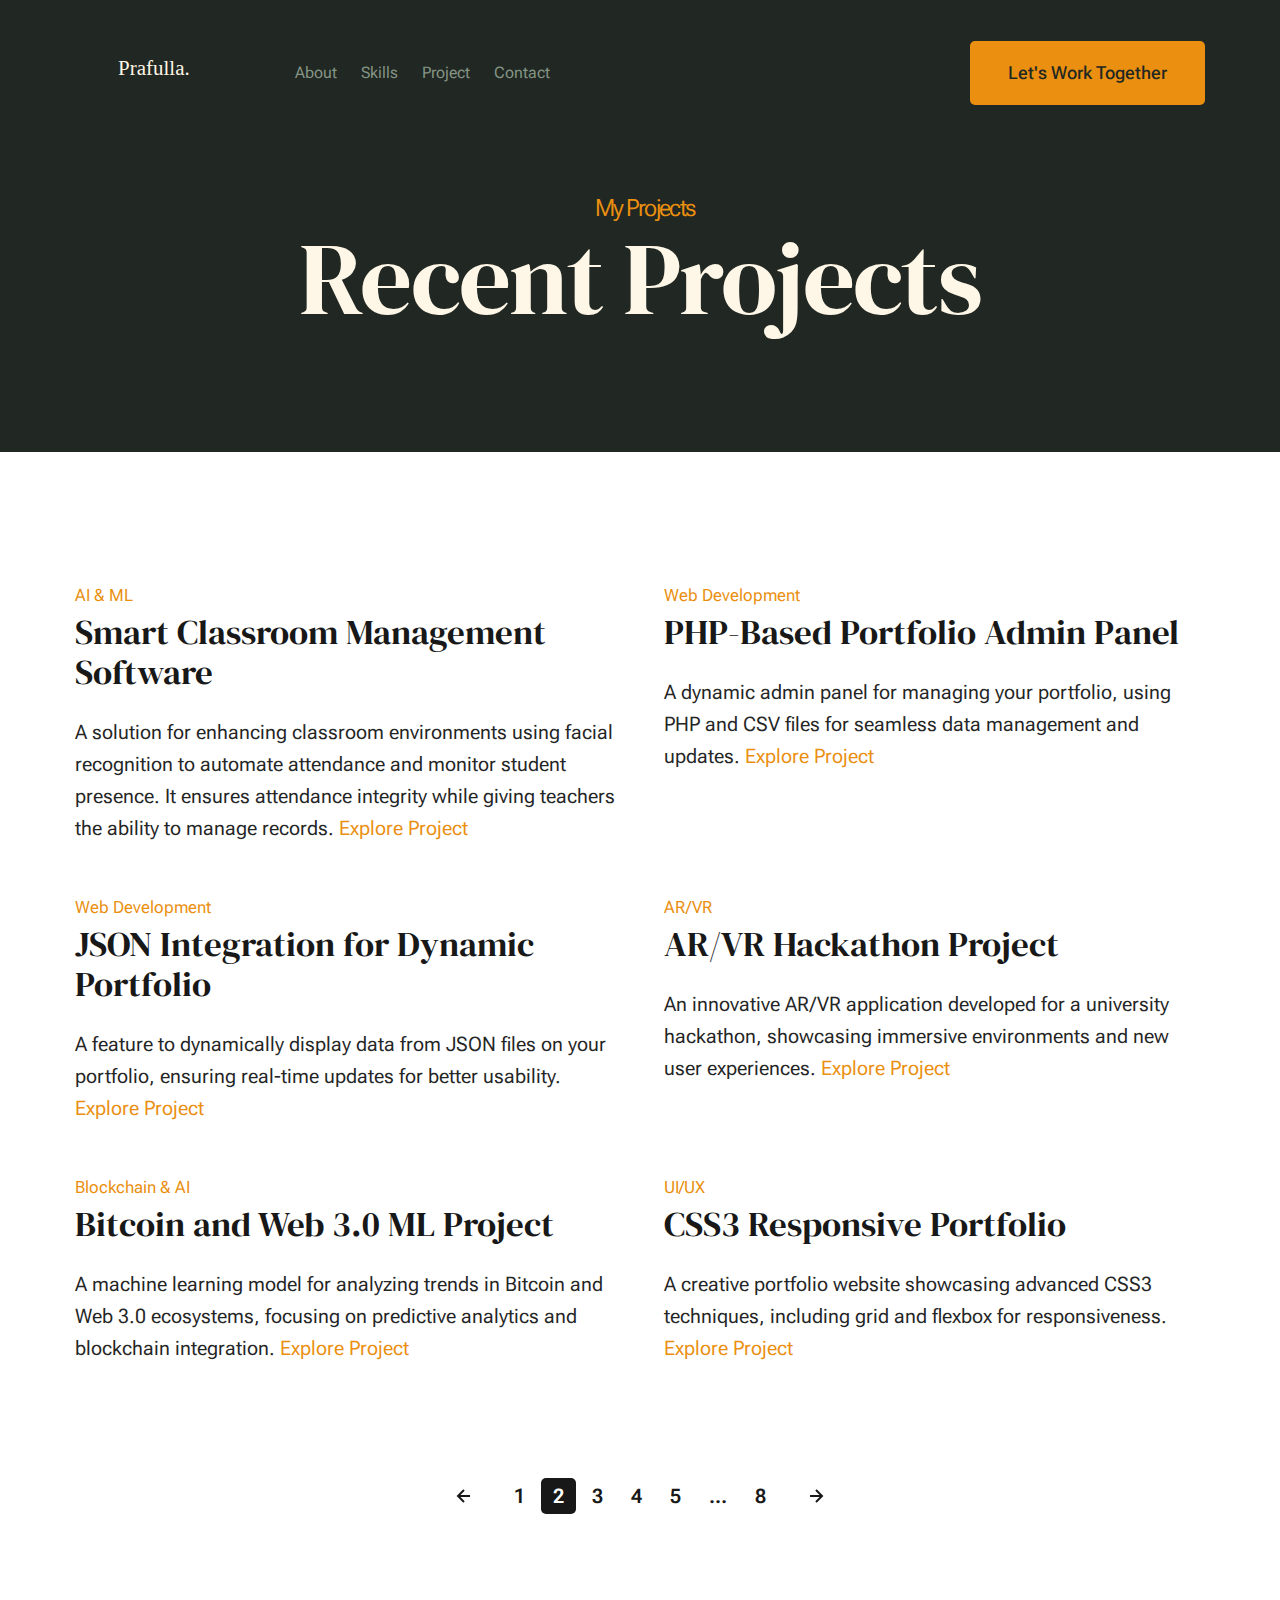
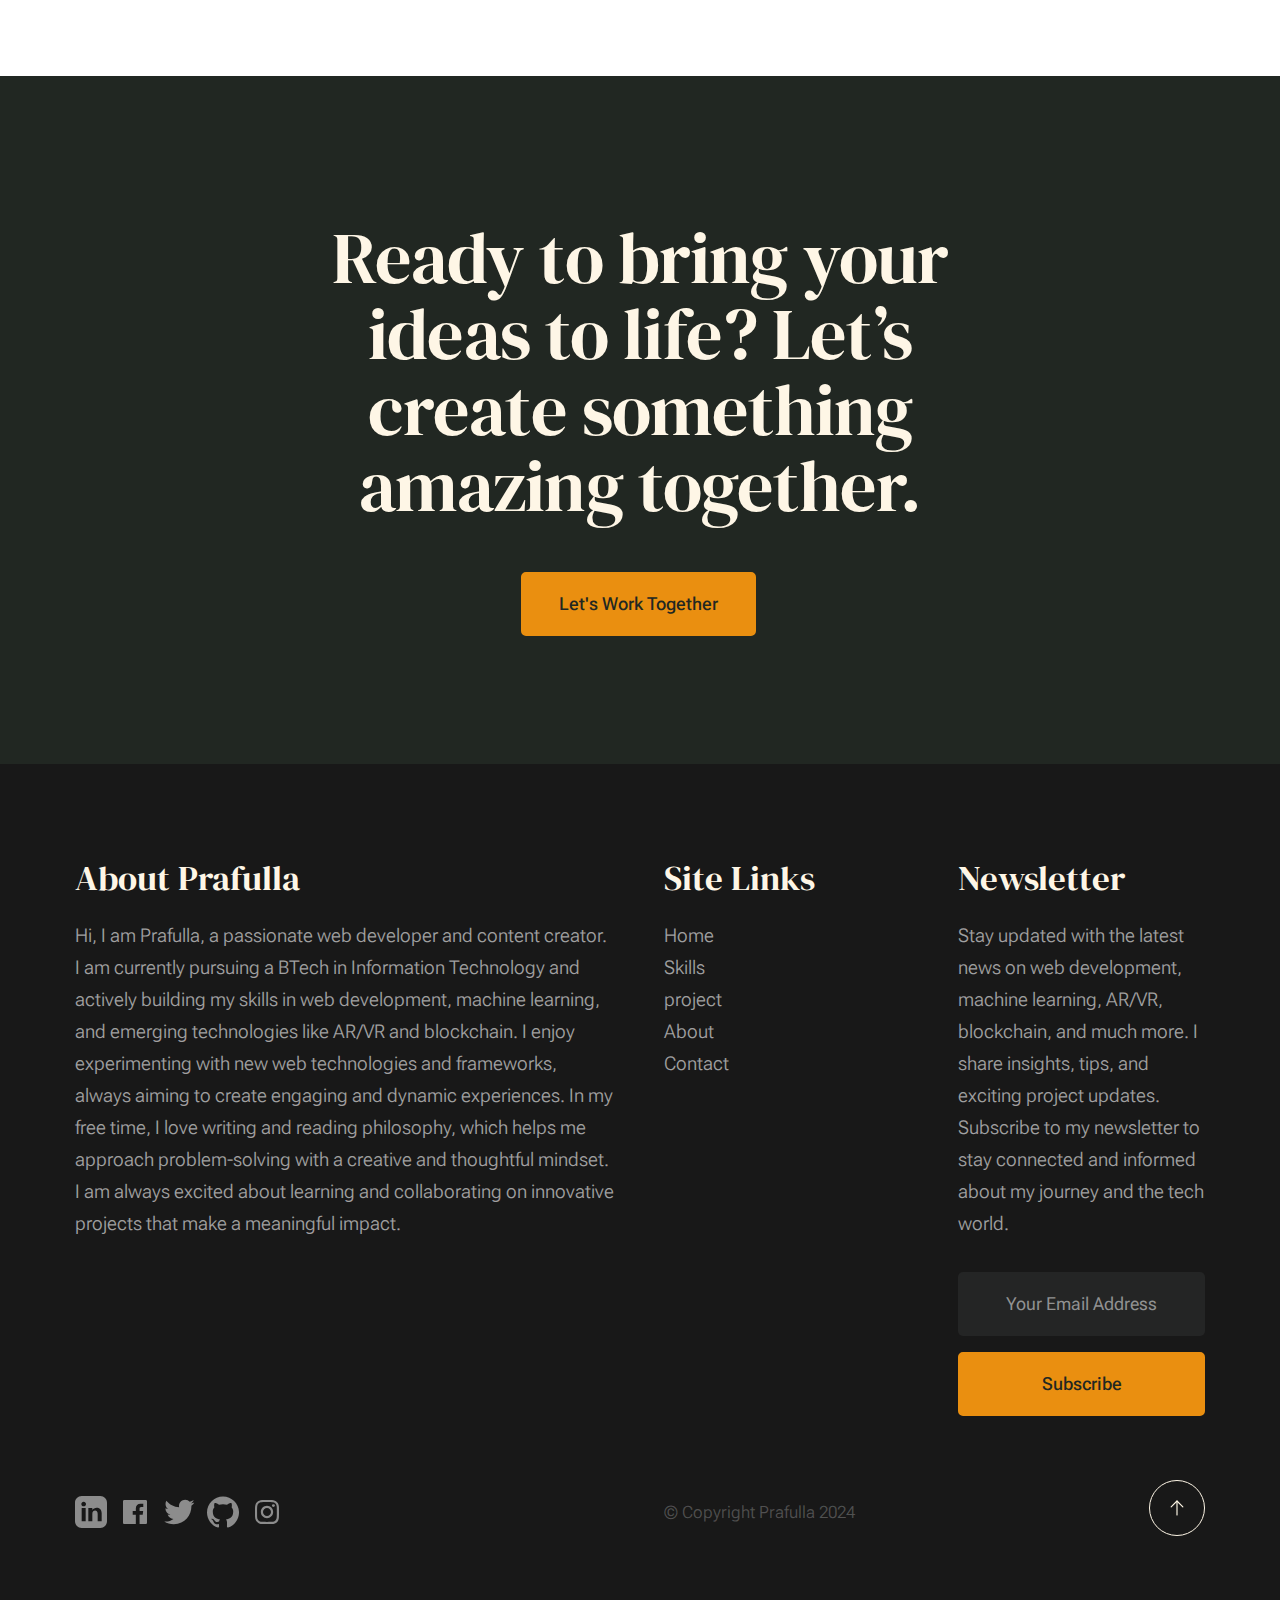
<file: skill/project.html>
<!DOCTYPE html><html lang="en" class="js"><head>

    <!--- basic page needs
    ================================================== -->
    <meta charset="utf-8">
    <meta name="viewport" content="width=device-width, initial-scale=1">
    <title>Project - Prafulla</title>

    <script>
        document.documentElement.classList.remove('no-js');
        document.documentElement.classList.add('js');
    </script>

    <!-- CSS
    ================================================== -->
    <link rel="stylesheet" href="css/vendor.css">
    <link rel="stylesheet" href="css/styles.css">

    <!-- favicons
    ================================================== -->
    <link rel="apple-touch-icon" sizes="180x180" href="../contact me/images/apple-touch-icon.svg">
    <link rel="icon" type="image/png" sizes="32x32" href="../contact me/images/apple-touch-icon.svg">
    <link rel="icon" type="image/png" sizes="16x16" href="../contact me/images/apple-touch-icon.svg">
    <link rel="manifest" href="site.webmanifest">

</head>


<body id="top">


    <!-- preloader
    ================================================== -->
    <div id="preloader">
        <div id="loader" class="dots-fade">
            <div></div>
            <div></div>
            <div></div>
        </div>
    </div>


    <!-- page wrap
    ================================================== -->
    <div id="page" class="s-pagewrap">

        <!-- # site header 
        ================================================== -->
        <header class="s-header">

            <div class="row s-header__inner width-sixteen-col">

                <div class="s-header__block">
                    <div class="s-header__logo">
                        <a class="logo" href="../index.html">
                            <img src="images/logo.svg" alt="Homepage">
                        </a>
                    </div>

                    <a class="s-header__menu-toggle" href="#0"><span>Menu</span></a>
                </div> <!-- end s-header__block -->

                <nav class="s-header__nav">
                    <ul class="s-header__menu-links">
                        <li><a href="../about/about.html">About</a></li>
                        <li><a href="../servisess/servises.html">Skills</a></li>
                        <li><a href="../skill/project.html">Project</a></li>
                        <li><a href="../contact me/contact.html">Contact</a></li>
                    </ul> <!-- s-header__menu-links -->
                
                    <div class="s-header__contact">
                        <a href="../contact me/contact.html" class="btn btn--primary s-header__contact-btn">Let's Work Together</a>
                    </div> <!-- s-header__contact -->
                </nav> <!-- end s-header__nav -->

            </div> <!-- end s-header__inner -->

        </header> <!-- end s-header -->


        <!-- # site main content
        ================================================== -->
        <section id="content" class="s-content">

               <section class="s-pageheader pageheader">
                    <div class="row">
                        <div class="column xl-12">
                            <h1 class="page-title">
                                <span class="page-title__small-type text-pretitle">My Projects</span>
                                Recent Projects
                            </h1>
                        </div>
                    </div>
               </section>   

               <section class="s-pagecontent pagecontent">

                <div class="row">
                    <div class="column xl-12 grid-block">
            
                        <div class="grid-full grid-list-items">
            
                            <!-- Smart Classroom Management Software -->
                            <div class="grid-list-items__item blog-card">
                                <div class="blog-card__header">
                                    <div class="blog-card__cat-links">
                                        <a href="single.html">AI & ML</a>
                                    </div>
                                    <h3 class="blog-card__title"><a href="single.html">Smart Classroom Management Software</a></h3>
                                </div>
                                <div class="blog-card__text">
                                    <p>
                                        A solution for enhancing classroom environments using facial recognition to automate attendance and monitor student presence. 
                                        It ensures attendance integrity while giving teachers the ability to manage records. <a href="single.html">Explore Project</a>
                                    </p>
                                </div>
                            </div>
            
                            <!-- PHP-Based Portfolio Admin Panel -->
                            <div class="grid-list-items__item blog-card">
                                <div class="blog-card__header">
                                    <div class="blog-card__cat-links">
                                        <a href="single.html">Web Development</a>
                                    </div>
                                    <h3 class="blog-card__title"><a href="single.html">PHP-Based Portfolio Admin Panel</a></h3>
                                </div>
                                <div class="blog-card__text">
                                    <p>
                                        A dynamic admin panel for managing your portfolio, using PHP and CSV files for seamless data management and updates. 
                                        <a href="single.html">Explore Project</a>
                                    </p>
                                </div>
                            </div>
            
                            <!-- JSON Data Integration for Portfolio -->
                            <div class="grid-list-items__item blog-card">
                                <div class="blog-card__header">
                                    <div class="blog-card__cat-links">
                                        <a href="single.html">Web Development</a>
                                    </div>
                                    <h3 class="blog-card__title"><a href="single.html">JSON Integration for Dynamic Portfolio</a></h3>
                                </div>
                                <div class="blog-card__text">
                                    <p>
                                        A feature to dynamically display data from JSON files on your portfolio, ensuring real-time updates for better usability. 
                                        <a href="single.html">Explore Project</a>
                                    </p>
                                </div>
                            </div>
            
                            <!-- AR/VR Hackathon Project -->
                            <div class="grid-list-items__item blog-card">
                                <div class="blog-card__header">
                                    <div class="blog-card__cat-links">
                                        <a href="single.html">AR/VR</a>
                                    </div>
                                    <h3 class="blog-card__title"><a href="single.html">AR/VR Hackathon Project</a></h3>
                                </div>
                                <div class="blog-card__text">
                                    <p>
                                        An innovative AR/VR application developed for a university hackathon, showcasing immersive environments and new user experiences. 
                                        <a href="single.html">Explore Project</a>
                                    </p>
                                </div>
                            </div>
            
                            <!-- Bitcoin and Web 3.0 Machine Learning Project -->
                            <div class="grid-list-items__item blog-card">
                                <div class="blog-card__header">
                                    <div class="blog-card__cat-links">
                                        <a href="single.html">Blockchain & AI</a>
                                    </div>
                                    <h3 class="blog-card__title"><a href="single.html">Bitcoin and Web 3.0 ML Project</a></h3>
                                </div>
                                <div class="blog-card__text">
                                    <p>
                                        A machine learning model for analyzing trends in Bitcoin and Web 3.0 ecosystems, focusing on predictive analytics and blockchain integration. 
                                        <a href="single.html">Explore Project</a>
                                    </p>
                                </div>
                            </div>
            
                            <!-- CSS3 Responsive Portfolio Website -->
                            <div class="grid-list-items__item blog-card">
                                <div class="blog-card__header">
                                    <div class="blog-card__cat-links">
                                        <a href="single.html">UI/UX</a>
                                    </div>
                                    <h3 class="blog-card__title"><a href="single.html">CSS3 Responsive Portfolio</a></h3>
                                </div>
                                <div class="blog-card__text">
                                    <p>
                                        A creative portfolio website showcasing advanced CSS3 techniques, including grid and flexbox for responsiveness. 
                                        <a href="single.html">Explore Project</a>
                                    </p>
                                </div>
                            </div>
            
                        </div> <!-- grid-list-items -->
            
                    </div> <!-- end grid-block-->
                </div> <!-- end row -->
            
                <!-- pagination -->
                <div class="row navigation pagination">
                    <div class="column xl-12">
                        <nav class="pgn">
                            <ul>
                                <li>
                                    <a class="pgn__prev" href="#0">
                                        <svg xmlns="http://www.w3.org/2000/svg" width="24" height="24" viewBox="0 0 24 24"><path d="M12.707 17.293L8.414 13H18v-2H8.414l4.293-4.293-1.414-1.414L4.586 12l6.707 6.707z"></path></svg>
                                    </a>
                                </li>
                                <li><a class="pgn__num" href="#0">1</a></li>
                                <li><span class="pgn__num current">2</span></li>
                                <li><a class="pgn__num" href="#0">3</a></li>
                                <li><a class="pgn__num" href="#0">4</a></li>
                                <li><a class="pgn__num" href="#0">5</a></li>
                                <li><span class="pgn__num dots">…</span></li>
                                <li><a class="pgn__num" href="#0">8</a></li>
                                <li>
                                    <a class="pgn__next" href="#0">
                                        <svg xmlns="http://www.w3.org/2000/svg" width="24" height="24" viewBox="0 0 24 24"><path d="M11.293 17.293l1.414 1.414L19.414 12l-6.707-6.707-1.414 1.414L15.586 11H6v2h9.586z"></path></svg>
                                    </a>
                                </li>
                            </ul>
                        </nav>
                    </div> <!-- end column -->
                </div> <!-- end pagination -->
            
            </section>
            





               
        </section> <!-- s-content-->

        <!-- # cta
        ================================================== -->
        <section id="cta" class="s-cta">

            <div class="row row-x-center text-center" >
                <div class="column xl-8 lg-12">
        
                    <div class="s-cta__content">
                        <h2 class="text-display-title">
                            Ready to bring your ideas to life? Let’s create something amazing together.
                        </h2>
                        <!-- <p class="lead">
                            Whether it’s a website, a software solution, or a piece of engaging content, I’m here to help you turn your vision into reality. Let’s collaborate and make it happen with precision, creativity, and purpose.
                        </p> -->
                        <a href="../contact me/contact.html" class="btn btn--primary">Let's Work Together</a>
                    </div>
        
                </div>
            </div>
        
        </section>
         <!-- end s-cta -->

        <!-- # journal
        


         # footer 
        ================================================== -->
        <footer class="s-footer">
            <div class="row s-footer__content">
                <div class="column xl-6 lg-6 md-12 s-footer__block s-footer__about">                    
                    <h3>About Prafulla</h3>
                    <p>
                        Hi, I am Prafulla, a passionate web developer and content creator. I am currently pursuing a BTech in Information Technology and actively building my skills in web development, machine learning, and emerging technologies like AR/VR and blockchain. 
                        I enjoy experimenting with new web technologies and frameworks, always aiming to create engaging and dynamic experiences. 
                        In my free time, I love writing and reading philosophy, which helps me approach problem-solving with a creative and thoughtful mindset. 
                        I am always excited about learning and collaborating on innovative projects that make a meaningful impact.
                    </p>               
                </div>
                                
                <div class="column xl-3 lg-6 md-12 s-footer__block s-footer__site-links">
                    <h3>Site Links</h3>
                    <ul class="link-list">
                        <li><a href="../index.html">Home</a></li>
                        <li><a href="../servisess/servises.html">Skills</a></li>
                        <li><a href="../skill/project.html">project</a></li>
                        <li><a href="../about/about.html">About</a></li>
                        <li><a href="../contact me/contact.html">Contact</a></li>
                       
                    </ul>
                </div>
                <div class="column xl-3 lg-6 md-12 tab-12 s-footer__block s-footer__newsletter">
                    <h3>Newsletter</h3>

                    <p>
                        Stay updated with the latest news on web development, machine learning, AR/VR, blockchain, and much more. I share insights, tips, and exciting project updates. Subscribe to my newsletter to stay connected and informed about my journey and the tech world.
                    </p>
                    

                    <div class="subscribe-form">
                        <form id="mc-form" class="mc-form">
                            <input type="email" name="EMAIL" id="mce-EMAIL" class="u-fullwidth text-center" placeholder="Your Email Address" title="The domain portion of the email address is invalid (the portion after the @)." pattern="^([^\x00-\x20\x22\x28\x29\x2c\x2e\x3a-\x3c\x3e\x40\x5b-\x5d\x7f-\xff]+|\x22([^\x0d\x22\x5c\x80-\xff]|\x5c[\x00-\x7f])*\x22)(\x2e([^\x00-\x20\x22\x28\x29\x2c\x2e\x3a-\x3c\x3e\x40\x5b-\x5d\x7f-\xff]+|\x22([^\x0d\x22\x5c\x80-\xff]|\x5c[\x00-\x7f])*\x22))*\x40([^\x00-\x20\x22\x28\x29\x2c\x2e\x3a-\x3c\x3e\x40\x5b-\x5d\x7f-\xff]+|\x5b([^\x0d\x5b-\x5d\x80-\xff]|\x5c[\x00-\x7f])*\x5d)(\x2e([^\x00-\x20\x22\x28\x29\x2c\x2e\x3a-\x3c\x3e\x40\x5b-\x5d\x7f-\xff]+|\x5b([^\x0d\x5b-\x5d\x80-\xff]|\x5c[\x00-\x7f])*\x5d))*(\.\w{2,})+$" required="">
                            <input type="submit" name="subscribe" value="Subscribe" class="btn btn--primary btn--small u-fullwidth">
                            <!-- <div style="position: absolute; left: -5000px;" aria-hidden="true"><input type="text" name="b_cdb7b577e41181934ed6a6a44_9a91cfe7b3" tabindex="-1" value=""></div> -->
                            <div class="mc-status"></div>
                        </form>
                    </div>
                </div>
            </div>    
            
            <div class="row s-footer__bottom">
                <div class="column xl-6 lg-12">
                    <ul class="s-footer__social social-list">
                        <li>
                            <a href="https://www.linkedin.com/in/prafulla-purohit-79aa5623b/" target="_blank" rel="noopener noreferrer">
                               <svg xmlns="http://www.w3.org/2000/svg" width="24" height="24" viewBox="0 0 24 24" style="fill:rgba(0, 0, 0, 1);">
<path d="M19 0h-14c-2.761 0-5 2.239-5 5v14c0 2.761 2.239 5 5 5h14c2.761 0 5-2.239 5-5v-14c0-2.761-2.239-5-5-5zm-11 19h-3v-10h3v10zm-1.5-11.27c-.966 0-1.75-.784-1.75-1.75s.784-1.75 1.75-1.75 1.75.784 1.75 1.75-.784 1.75-1.75 1.75zm13.5 11.27h-3v-5.617c0-3.376-4-3.118-4 0v5.617h-3v-10h3v1.548c1.396-2.586 7-2.777 7 2.476v6.976z"/>
</svg>

                                <span class="u-screen-reader-text">Linkedin</span>
                            </a>
                        </li>
                        <li>
                            <a href="#0">
                                <svg xmlns="http://www.w3.org/2000/svg" width="24" height="24" viewBox="0 0 24 24" style="fill:rgba(0, 0, 0, 1);transform:-ms-filter"><path d="M20,3H4C3.447,3,3,3.448,3,4v16c0,0.552,0.447,1,1,1h8.615v-6.96h-2.338v-2.725h2.338v-2c0-2.325,1.42-3.592,3.5-3.592 c0.699-0.002,1.399,0.034,2.095,0.107v2.42h-1.435c-1.128,0-1.348,0.538-1.348,1.325v1.735h2.697l-0.35,2.725h-2.348V21H20 c0.553,0,1-0.448,1-1V4C21,3.448,20.553,3,20,3z"></path></svg>
                                <span class="u-screen-reader-text">Facebook</span>
                            </a>
                        </li>
                        <li>
                            <a href="https://x.com/21Prafulla" target="_blank" rel="noopener noreferrer">
                                <svg xmlns="http://www.w3.org/2000/svg" width="24" height="24" viewBox="0 0 24 24" style="fill:rgba(0, 0, 0, 1);">
                                    <path d="M23.643 4.937c-.835.37-1.732.62-2.675.733.961-.576 1.698-1.49 2.048-2.578-.9.534-1.896.923-2.958 1.134-.85-.906-2.062-1.474-3.404-1.474-2.575 0-4.658 2.084-4.658 4.656 0 .366.042.723.122 1.066-3.872-.195-7.303-2.05-9.605-4.869-.4.686-.629 1.485-.629 2.337 0 1.613.82 3.038 2.064 3.872-.762-.024-1.48-.234-2.105-.582v.06c0 2.253 1.603 4.134 3.733 4.562-.39.107-.799.164-1.223.164-.3 0-.592-.03-.878-.084.592 1.844 2.309 3.188 4.346 3.224-1.591 1.246-3.597 1.988-5.778 1.988-.375 0-.746-.022-1.11-.065 2.059 1.319 4.505 2.089 7.134 2.089 8.565 0 13.24-7.092 13.24-13.238 0-.2-.005-.399-.014-.598.91-.658 1.698-1.48 2.323-2.419z"/>
                                  </svg>
                                  
                                <span class="u-screen-reader-text">Twitter</span>
                            </a>
                        </li>
                        <li>
                            <a href="https://github.com/prafulla2121" target="_blank" rel="noopener noreferrer">
                                <svg xmlns="http://www.w3.org/2000/svg" width="24" height="24" viewBox="0 0 24 24" style="fill:rgba(0, 0, 0, 1);">
                                    <path d="M12 0.297c-6.63 0-12 5.373-12 12 0 5.303 3.438 9.8 8.205 11.387 0.6 0.113 0.82-0.258 0.82-0.577 0-0.285-0.01-1.04-0.015-2.04-3.338 0.726-4.042-1.61-4.042-1.61-0.546-1.387-1.333-1.756-1.333-1.756-1.091-0.745 0.084-0.73 0.084-0.73 1.205 0.084 1.84 1.236 1.84 1.236 1.07 1.835 2.807 1.305 3.492 0.997 0.108-0.775 0.418-1.305 0.762-1.605-2.665-0.3-5.467-1.334-5.467-5.93 0-1.31 0.465-2.382 1.235-3.22-0.123-0.303-0.535-1.523 0.117-3.176 0 0 1.007-0.322 3.3 1.23 0.957-0.266 1.983-0.399 3.003-0.404 1.02 0.005 2.047 0.138 3.006 0.404 2.29-1.552 3.296-1.23 3.296-1.23 0.653 1.653 0.242 2.873 0.12 3.176 0.77 0.838 1.233 1.91 1.233 3.22 0 4.607-2.807 5.625-5.48 5.921 0.43 0.372 0.823 1.102 0.823 2.222 0 1.606-0.015 2.896-0.015 3.293 0 0.32 0.217 0.694 0.825 0.576 4.765-1.588 8.198-6.085 8.198-11.386 0-6.627-5.373-12-12-12z"/>
                                  </svg>
                                  
                                <span class="u-screen-reader-text">GitHub</span>
                            </a>
                        </li>
                        <li>
                            <a href="https://www.instagram.com/your_prafull/profilecard/?igsh=dXNibGlpZXB3dDZ6" target="_blank" rel="noopener noreferrer" >
                                <svg xmlns="http://www.w3.org/2000/svg" width="24" height="24" viewBox="0 0 24 24" style="fill:rgba(0, 0, 0, 1);transform:-ms-filter"><path d="M11.999,7.377c-2.554,0-4.623,2.07-4.623,4.623c0,2.554,2.069,4.624,4.623,4.624c2.552,0,4.623-2.07,4.623-4.624 C16.622,9.447,14.551,7.377,11.999,7.377L11.999,7.377z M11.999,15.004c-1.659,0-3.004-1.345-3.004-3.003 c0-1.659,1.345-3.003,3.004-3.003s3.002,1.344,3.002,3.003C15.001,13.659,13.658,15.004,11.999,15.004L11.999,15.004z"></path><circle cx="16.806" cy="7.207" r="1.078"></circle><path d="M20.533,6.111c-0.469-1.209-1.424-2.165-2.633-2.632c-0.699-0.263-1.438-0.404-2.186-0.42 c-0.963-0.042-1.268-0.054-3.71-0.054s-2.755,0-3.71,0.054C7.548,3.074,6.809,3.215,6.11,3.479C4.9,3.946,3.945,4.902,3.477,6.111 c-0.263,0.7-0.404,1.438-0.419,2.186c-0.043,0.962-0.056,1.267-0.056,3.71c0,2.442,0,2.753,0.056,3.71 c0.015,0.748,0.156,1.486,0.419,2.187c0.469,1.208,1.424,2.164,2.634,2.632c0.696,0.272,1.435,0.426,2.185,0.45 c0.963,0.042,1.268,0.055,3.71,0.055s2.755,0,3.71-0.055c0.747-0.015,1.486-0.157,2.186-0.419c1.209-0.469,2.164-1.424,2.633-2.633 c0.263-0.7,0.404-1.438,0.419-2.186c0.043-0.962,0.056-1.267,0.056-3.71s0-2.753-0.056-3.71C20.941,7.57,20.801,6.819,20.533,6.111z M19.315,15.643c-0.007,0.576-0.111,1.147-0.311,1.688c-0.305,0.787-0.926,1.409-1.712,1.711c-0.535,0.199-1.099,0.303-1.67,0.311 c-0.95,0.044-1.218,0.055-3.654,0.055c-2.438,0-2.687,0-3.655-0.055c-0.569-0.007-1.135-0.112-1.669-0.311 c-0.789-0.301-1.414-0.923-1.719-1.711c-0.196-0.534-0.302-1.099-0.311-1.669c-0.043-0.95-0.053-1.218-0.053-3.654 c0-2.437,0-2.686,0.053-3.655c0.007-0.576,0.111-1.146,0.311-1.687c0.305-0.789,0.93-1.41,1.719-1.712 c0.534-0.198,1.1-0.303,1.669-0.311c0.951-0.043,1.218-0.055,3.655-0.055c2.437,0,2.687,0,3.654,0.055 c0.571,0.007,1.135,0.112,1.67,0.311c0.786,0.303,1.407,0.925,1.712,1.712c0.196,0.534,0.302,1.099,0.311,1.669 c0.043,0.951,0.054,1.218,0.054,3.655c0,2.436,0,2.698-0.043,3.654H19.315z"></path></svg>
                                <span class="u-screen-reader-text">Instagram</span>
                            </a>
                        </li>
                    </ul> <!-- end s-footer__social -->
                </div>
                <div class="column xl-6 lg-12">
                    <p class="ss-copyright">
                        <span>© Copyright  Prafulla  2024</span> 
                        
                    </p>
                </div>

                <div class="ss-go-top">
                    <a class="smoothscroll" title="Back to Top" href="#top">
                        <svg xmlns="http://www.w3.org/2000/svg" viewBox="0 0 24 24" width="36" height="36" fill="none" stroke="#ffffff" stroke-width="1" stroke-linecap="round" stroke-linejoin="round"><!--!  Atomicons Free 1.00 by @atisalab License - https://atomicons.com/license/ (Icons: CC BY 4.0) Copyright 2021 Atomicons --><polyline points="17 11 12 6 7 11"></polyline><line x1="12" y1="18" x2="12" y2="6"></line></svg>
                    </a>
                </div> <!-- end ss-go-top -->
            </div>
            
        </footer> <!-- end s-footer -->

    </div> <!-- end page-wrap -->

    <!-- Java Script
    ================================================== -->
    <script src="js/plugins.js"></script>
    <script src="js/main.js"></script>


</body></html>
</file>
<file: css/vendor.css>
/* ===================================================================
 * Monica Third-party Stylesheets
 * Template Ver. 1.0.0
 * 12-13-2022
 * -------------------------------------------------------------------
 *
 * TOC:
 * # PrismJS
 * # Swiper
 *
 * ------------------------------------------------------------------- */


/* ===================================================================
 * # PrismJS 1.20.0
 *   https://prismjs.com/download.html#themes=prism-okaidia&languages=markup+css+clike+javascript+markup-templating+php 
 *   
 *   okaidia theme for JavaScript, CSS and HTML
 *   Loosely based on Monokai textmate theme by http://www.monokai.nl/
 *   @author ocodia
 * ------------------------------------------------------------------- */
code[class*=language-],
pre[class*=language-] {
  color          : #f8f8f2;
  background     : none;
  text-shadow    : 0 1px rgba(0, 0, 0, 0.3);
  font-family    : var(--font-mono);
  font-size      : calc(var(--text-size) * 0.9444);
  text-align     : left;
  white-space    : pre;
  word-spacing   : normal;
  word-break     : normal;
  word-wrap      : normal;
  line-height    : var(--vspace-1);
  -moz-tab-size  : 4;
  -o-tab-size    : 4;
  tab-size       : 4;
  -webkit-hyphens: none;
  -ms-hyphens    : none;
  hyphens        : none;
}

/* Code blocks */
pre[class*=language-] {
  padding : var(--vspace-0_5) 0 var(--vspace-1);
  margin  : var(--vspace-1) 0;
  overflow: auto;
}

:not(pre)>code[class*=language-],
pre[class*=language-] {
  background: #272822;
}

/* Inline code */
:not(pre)>code[class*=language-] {
  padding    : 0.1em;
  white-space: normal;
}

.token.comment,
.token.prolog,
.token.doctype,
.token.cdata {
  color: slategray;
}

.token.punctuation {
  color: #f8f8f2;
}

.token.namespace {
  opacity: 0.7;
}

.token.property,
.token.tag,
.token.constant,
.token.symbol,
.token.deleted {
  color: #f92672;
}

.token.boolean,
.token.number {
  color: #ae81ff;
}

.token.selector,
.token.attr-name,
.token.string,
.token.char,
.token.builtin,
.token.inserted {
  color: #a6e22e;
}

.token.operator,
.token.entity,
.token.url,
.language-css .token.string,
.style .token.string,
.token.variable {
  color: #f8f8f2;
}

.token.atrule,
.token.attr-value,
.token.function,
.token.class-name {
  color: #e6db74;
}

.token.keyword {
  color: #66d9ef;
}

.token.regex,
.token.important {
  color: #fd971f;
}

.token.important,
.token.bold {
  font-weight: bold;
}

.token.italic {
  font-style: italic;
}

.token.entity {
  cursor: help;
}



/* ===================================================================
 * # Swiper 6.4.5
 *   Most modern mobile touch slider and framework with hardware accelerated transitions
 *   https://swiperjs.com
 *
 *   Copyright 2014-2020 Vladimir Kharlampidi
 *
 *   Released under the MIT License
 *
 *   Released on: December 18, 2020
 * ------------------------------------------------------------------- */
@font-face {
  font-family: "swiper-icons";
  src        : url("data:application/font-woff;charset=utf-8;base64, [base64]//wADZ2x5ZgAAAywAAADMAAAD2MHtryVoZWFkAAABbAAAADAAAAA2E2+eoWhoZWEAAAGcAAAAHwAAACQC9gDzaG10eAAAAigAAAAZAAAArgJkABFsb2NhAAAC0AAAAFoAAABaFQAUGG1heHAAAAG8AAAAHwAAACAAcABAbmFtZQAAA/gAAAE5AAACXvFdBwlwb3N0AAAFNAAAAGIAAACE5s74hXjaY2BkYGAAYpf5Hu/j+W2+MnAzMYDAzaX6QjD6/4//Bxj5GA8AuRwMYGkAPywL13jaY2BkYGA88P8Agx4j+/8fQDYfA1AEBWgDAIB2BOoAeNpjYGRgYNBh4GdgYgABEMnIABJzYNADCQAACWgAsQB42mNgYfzCOIGBlYGB0YcxjYGBwR1Kf2WQZGhhYGBiYGVmgAFGBiQQkOaawtDAoMBQxXjg/wEGPcYDDA4wNUA2CCgwsAAAO4EL6gAAeNpj2M0gyAACqxgGNWBkZ2D4/wMA+xkDdgAAAHjaY2BgYGaAYBkGRgYQiAHyGMF8FgYHIM3DwMHABGQrMOgyWDLEM1T9/w8UBfEMgLzE////P/5//f/V/xv+r4eaAAeMbAxwIUYmIMHEgKYAYjUcsDAwsLKxc3BycfPw8jEQA/[base64]/uznmfPFBNODM2K7MTQ45YEAZqGP81AmGGcF3iPqOop0r1SPTaTbVkfUe4HXj97wYE+yNwWYxwWu4v1ugWHgo3S1XdZEVqWM7ET0cfnLGxWfkgR42o2PvWrDMBSFj/IHLaF0zKjRgdiVMwScNRAoWUoH78Y2icB/yIY09An6AH2Bdu/UB+yxopYshQiEvnvu0dURgDt8QeC8PDw7Fpji3fEA4z/PEJ6YOB5hKh4dj3EvXhxPqH/SKUY3rJ7srZ4FZnh1PMAtPhwP6fl2PMJMPDgeQ4rY8YT6Gzao0eAEA409DuggmTnFnOcSCiEiLMgxCiTI6Cq5DZUd3Qmp10vO0LaLTd2cjN4fOumlc7lUYbSQcZFkutRG7g6JKZKy0RmdLY680CDnEJ+UMkpFFe1RN7nxdVpXrC4aTtnaurOnYercZg2YVmLN/d/gczfEimrE/fs/bOuq29Zmn8tloORaXgZgGa78yO9/cnXm2BpaGvq25Dv9S4E9+5SIc9PqupJKhYFSSl47+Qcr1mYNAAAAeNptw0cKwkAAAMDZJA8Q7OUJvkLsPfZ6zFVERPy8qHh2YER+3i/BP83vIBLLySsoKimrqKqpa2hp6+jq6RsYGhmbmJqZSy0sraxtbO3sHRydnEMU4uR6yx7JJXveP7WrDycAAAAAAAH//wACeNpjYGRgYOABYhkgZgJCZgZNBkYGLQZtIJsFLMYAAAw3ALgAeNolizEKgDAQBCchRbC2sFER0YD6qVQiBCv/H9ezGI6Z5XBAw8CBK/m5iQQVauVbXLnOrMZv2oLdKFa8Pjuru2hJzGabmOSLzNMzvutpB3N42mNgZGBg4GKQYzBhYMxJLMlj4GBgAYow/P/PAJJhLM6sSoWKfWCAAwDAjgbRAAB42mNgYGBkAIIbCZo5IPrmUn0hGA0AO8EFTQAA") format("woff");
  font-weight: 400;
  font-style : normal;
}

:root {
  --swiper-theme-color: #007aff;
}

.swiper-container {
  margin-left : auto;
  margin-right: auto;
  position    : relative;
  overflow    : hidden;
  list-style  : none;
  padding     : 0;
  /* Fix of Webkit flickering */
  z-index     : 1;
}

.swiper-container-vertical>.swiper-wrapper {
  flex-direction: column;
}

.swiper-wrapper {
  position           : relative;
  width              : 100%;
  height             : 100%;
  z-index            : 1;
  display            : flex;
  transition-property: transform;
  box-sizing         : content-box;
}

.swiper-container-android .swiper-slide,
.swiper-wrapper {
  transform: translate3d(0px, 0, 0);
}

.swiper-container-multirow>.swiper-wrapper {
  flex-wrap: wrap;
}

.swiper-container-multirow-column>.swiper-wrapper {
  flex-wrap     : wrap;
  flex-direction: column;
}

.swiper-container-free-mode>.swiper-wrapper {
  transition-timing-function: ease-out;
  margin                    : 0 auto;
}

.swiper-slide {
  flex-shrink        : 0;
  width              : 100%;
  height             : 100%;
  position           : relative;
  transition-property: transform;
}

.swiper-slide-invisible-blank {
  visibility: hidden;
}

/* Auto Height */
.swiper-container-autoheight,
.swiper-container-autoheight .swiper-slide {
  height: auto;
}

.swiper-container-autoheight .swiper-wrapper {
  align-items        : flex-start;
  transition-property: transform, height;
}

/* 3D Effects */
.swiper-container-3d {
  perspective: 1200px;
}

.swiper-container-3d .swiper-wrapper,
.swiper-container-3d .swiper-slide,
.swiper-container-3d .swiper-slide-shadow-left,
.swiper-container-3d .swiper-slide-shadow-right,
.swiper-container-3d .swiper-slide-shadow-top,
.swiper-container-3d .swiper-slide-shadow-bottom,
.swiper-container-3d .swiper-cube-shadow {
  transform-style: preserve-3d;
}

.swiper-container-3d .swiper-slide-shadow-left,
.swiper-container-3d .swiper-slide-shadow-right,
.swiper-container-3d .swiper-slide-shadow-top,
.swiper-container-3d .swiper-slide-shadow-bottom {
  position      : absolute;
  left          : 0;
  top           : 0;
  width         : 100%;
  height        : 100%;
  pointer-events: none;
  z-index       : 10;
}

.swiper-container-3d .swiper-slide-shadow-left {
  background-image: linear-gradient(to left, rgba(0, 0, 0, 0.5), rgba(0, 0, 0, 0));
}

.swiper-container-3d .swiper-slide-shadow-right {
  background-image: linear-gradient(to right, rgba(0, 0, 0, 0.5), rgba(0, 0, 0, 0));
}

.swiper-container-3d .swiper-slide-shadow-top {
  background-image: linear-gradient(to top, rgba(0, 0, 0, 0.5), rgba(0, 0, 0, 0));
}

.swiper-container-3d .swiper-slide-shadow-bottom {
  background-image: linear-gradient(to bottom, rgba(0, 0, 0, 0.5), rgba(0, 0, 0, 0));
}

/* CSS Mode */
.swiper-container-css-mode>.swiper-wrapper {
  overflow          : auto;
  scrollbar-width   : none;
  /* For Firefox */
  -ms-overflow-style: none;
  /* For Internet Explorer and Edge */
}

.swiper-container-css-mode>.swiper-wrapper::-webkit-scrollbar {
  display: none;
}

.swiper-container-css-mode>.swiper-wrapper>.swiper-slide {
  scroll-snap-align: start start;
}

.swiper-container-horizontal.swiper-container-css-mode>.swiper-wrapper {
  -ms-scroll-snap-type: x mandatory;
  scroll-snap-type    : x mandatory;
}

.swiper-container-vertical.swiper-container-css-mode>.swiper-wrapper {
  -ms-scroll-snap-type: y mandatory;
  scroll-snap-type    : y mandatory;
}

:root {
  --swiper-navigation-size   : 44px;
  /*
    --swiper-navigation-color: var(--swiper-theme-color);
    */
}

.swiper-button-prev,
.swiper-button-next {
  position       : absolute;
  top            : 50%;
  width          : calc(var(--swiper-navigation-size) / 44 * 27);
  height         : var(--swiper-navigation-size);
  margin-top     : calc(-1 * var(--swiper-navigation-size) / 2);
  z-index        : 10;
  cursor         : pointer;
  display        : flex;
  align-items    : center;
  justify-content: center;
  color          : var(--swiper-navigation-color, var(--swiper-theme-color));
}

.swiper-button-prev.swiper-button-disabled,
.swiper-button-next.swiper-button-disabled {
  opacity       : 0.35;
  cursor        : auto;
  pointer-events: none;
}

.swiper-button-prev:after,
.swiper-button-next:after {
  font-family   : swiper-icons;
  font-size     : var(--swiper-navigation-size);
  text-transform: none !important;
  letter-spacing: 0;
  text-transform: none;
  font-variant  : initial;
  line-height   : 1;
}

.swiper-button-prev,
.swiper-container-rtl .swiper-button-next {
  left : 10px;
  right: auto;
}

.swiper-button-prev:after,
.swiper-container-rtl .swiper-button-next:after {
  content: "prev";
}

.swiper-button-next,
.swiper-container-rtl .swiper-button-prev {
  right: 10px;
  left : auto;
}

.swiper-button-next:after,
.swiper-container-rtl .swiper-button-prev:after {
  content: "next";
}

.swiper-button-prev.swiper-button-white,
.swiper-button-next.swiper-button-white {
  --swiper-navigation-color: #ffffff;
}

.swiper-button-prev.swiper-button-black,
.swiper-button-next.swiper-button-black {
  --swiper-navigation-color: #000000;
}

.swiper-button-lock {
  display: none;
}

:root {
  /*
    --swiper-pagination-color: var(--swiper-theme-color);
    */
}

.swiper-pagination {
  position  : absolute;
  text-align: center;
  transition: 300ms opacity;
  transform : translate3d(0, 0, 0);
  z-index   : 10;
}

.swiper-pagination.swiper-pagination-hidden {
  opacity: 0;
}

/* Common Styles */
.swiper-pagination-fraction,
.swiper-pagination-custom,
.swiper-container-horizontal>.swiper-pagination-bullets {
  bottom: 10px;
  left  : 0;
  width : 100%;
}

/* Bullets */
.swiper-pagination-bullets-dynamic {
  overflow : hidden;
  font-size: 0;
}

.swiper-pagination-bullets-dynamic .swiper-pagination-bullet {
  transform: scale(0.33);
  position : relative;
}

.swiper-pagination-bullets-dynamic .swiper-pagination-bullet-active {
  transform: scale(1);
}

.swiper-pagination-bullets-dynamic .swiper-pagination-bullet-active-main {
  transform: scale(1);
}

.swiper-pagination-bullets-dynamic .swiper-pagination-bullet-active-prev {
  transform: scale(0.66);
}

.swiper-pagination-bullets-dynamic .swiper-pagination-bullet-active-prev-prev {
  transform: scale(0.33);
}

.swiper-pagination-bullets-dynamic .swiper-pagination-bullet-active-next {
  transform: scale(0.66);
}

.swiper-pagination-bullets-dynamic .swiper-pagination-bullet-active-next-next {
  transform: scale(0.33);
}

.swiper-pagination-bullet {
  width        : 8px;
  height       : 8px;
  display      : inline-block;
  border-radius: 100%;
  background   : #000;
  opacity      : 0.2;
}

button.swiper-pagination-bullet {
  border            : none;
  margin            : 0;
  padding           : 0;
  box-shadow        : none;
  -webkit-appearance: none;
  -moz-appearance   : none;
  appearance        : none;
}

.swiper-pagination-clickable .swiper-pagination-bullet {
  cursor: pointer;
}

.swiper-pagination-bullet-active {
  opacity   : 1;
  background: var(--swiper-pagination-color, var(--swiper-theme-color));
}

.swiper-container-vertical>.swiper-pagination-bullets {
  right    : 10px;
  top      : 50%;
  transform: translate3d(0px, -50%, 0);
}

.swiper-container-vertical>.swiper-pagination-bullets .swiper-pagination-bullet {
  margin : 6px 0;
  display: block;
}

.swiper-container-vertical>.swiper-pagination-bullets.swiper-pagination-bullets-dynamic {
  top      : 50%;
  transform: translateY(-50%);
  width    : 8px;
}

.swiper-container-vertical>.swiper-pagination-bullets.swiper-pagination-bullets-dynamic .swiper-pagination-bullet {
  display   : inline-block;
  transition: 200ms transform, 200ms top;
}

.swiper-container-horizontal>.swiper-pagination-bullets .swiper-pagination-bullet {
  margin: 0 4px;
}

.swiper-container-horizontal>.swiper-pagination-bullets.swiper-pagination-bullets-dynamic {
  left       : 50%;
  transform  : translateX(-50%);
  white-space: nowrap;
}

.swiper-container-horizontal>.swiper-pagination-bullets.swiper-pagination-bullets-dynamic .swiper-pagination-bullet {
  transition: 200ms transform, 200ms left;
}

.swiper-container-horizontal.swiper-container-rtl>.swiper-pagination-bullets-dynamic .swiper-pagination-bullet {
  transition: 200ms transform, 200ms right;
}

/* Progress */
.swiper-pagination-progressbar {
  background: rgba(0, 0, 0, 0.25);
  position  : absolute;
}

.swiper-pagination-progressbar .swiper-pagination-progressbar-fill {
  background      : var(--swiper-pagination-color, var(--swiper-theme-color));
  position        : absolute;
  left            : 0;
  top             : 0;
  width           : 100%;
  height          : 100%;
  transform       : scale(0);
  transform-origin: left top;
}

.swiper-container-rtl .swiper-pagination-progressbar .swiper-pagination-progressbar-fill {
  transform-origin: right top;
}

.swiper-container-horizontal>.swiper-pagination-progressbar,
.swiper-container-vertical>.swiper-pagination-progressbar.swiper-pagination-progressbar-opposite {
  width : 100%;
  height: 4px;
  left  : 0;
  top   : 0;
}

.swiper-container-vertical>.swiper-pagination-progressbar,
.swiper-container-horizontal>.swiper-pagination-progressbar.swiper-pagination-progressbar-opposite {
  width : 4px;
  height: 100%;
  left  : 0;
  top   : 0;
}

.swiper-pagination-white {
  --swiper-pagination-color: #ffffff;
}

.swiper-pagination-black {
  --swiper-pagination-color: #000000;
}

.swiper-pagination-lock {
  display: none;
}

/* Scrollbar */
.swiper-scrollbar {
  border-radius   : 10px;
  position        : relative;
  -ms-touch-action: none;
  background      : rgba(0, 0, 0, 0.1);
}

.swiper-container-horizontal>.swiper-scrollbar {
  position: absolute;
  left    : 1%;
  bottom  : 3px;
  z-index : 50;
  height  : 5px;
  width   : 98%;
}

.swiper-container-vertical>.swiper-scrollbar {
  position: absolute;
  right   : 3px;
  top     : 1%;
  z-index : 50;
  width   : 5px;
  height  : 98%;
}

.swiper-scrollbar-drag {
  height       : 100%;
  width        : 100%;
  position     : relative;
  background   : rgba(0, 0, 0, 0.5);
  border-radius: 10px;
  left         : 0;
  top          : 0;
}

.swiper-scrollbar-cursor-drag {
  cursor: move;
}

.swiper-scrollbar-lock {
  display: none;
}

.swiper-zoom-container {
  width          : 100%;
  height         : 100%;
  display        : flex;
  justify-content: center;
  align-items    : center;
  text-align     : center;
}

.swiper-zoom-container>img,
.swiper-zoom-container>svg,
.swiper-zoom-container>canvas {
  max-width    : 100%;
  max-height   : 100%;
  -o-object-fit: contain;
  object-fit   : contain;
}

.swiper-slide-zoomed {
  cursor: move;
}

/* Preloader */
:root {
  /*
    --swiper-preloader-color: var(--swiper-theme-color);
    */
}

.swiper-lazy-preloader {
  width            : 42px;
  height           : 42px;
  position         : absolute;
  left             : 50%;
  top              : 50%;
  margin-left      : -21px;
  margin-top       : -21px;
  z-index          : 10;
  transform-origin : 50%;
  -webkit-animation: swiper-preloader-spin 1s infinite linear;
  animation        : swiper-preloader-spin 1s infinite linear;
  box-sizing       : border-box;
  border           : 4px solid var(--swiper-preloader-color, var(--swiper-theme-color));
  border-radius    : 50%;
  border-top-color : transparent;
}

.swiper-lazy-preloader-white {
  --swiper-preloader-color: #fff;
}

.swiper-lazy-preloader-black {
  --swiper-preloader-color: #000;
}

@-webkit-keyframes swiper-preloader-spin {
  100% {
    transform: rotate(360deg);
  }
}

@keyframes swiper-preloader-spin {
  100% {
    transform: rotate(360deg);
  }
}

/* a11y */
.swiper-container .swiper-notification {
  position      : absolute;
  left          : 0;
  top           : 0;
  pointer-events: none;
  opacity       : 0;
  z-index       : -1000;
}

.swiper-container-fade.swiper-container-free-mode .swiper-slide {
  transition-timing-function: ease-out;
}

.swiper-container-fade .swiper-slide {
  pointer-events     : none;
  transition-property: opacity;
}

.swiper-container-fade .swiper-slide .swiper-slide {
  pointer-events: none;
}

.swiper-container-fade .swiper-slide-active,
.swiper-container-fade .swiper-slide-active .swiper-slide-active {
  pointer-events: auto;
}

.swiper-container-cube {
  overflow: visible;
}

.swiper-container-cube .swiper-slide {
  pointer-events             : none;
  -webkit-backface-visibility: hidden;
  backface-visibility        : hidden;
  z-index                    : 1;
  visibility                 : hidden;
  transform-origin           : 0 0;
  width                      : 100%;
  height                     : 100%;
}

.swiper-container-cube .swiper-slide .swiper-slide {
  pointer-events: none;
}

.swiper-container-cube.swiper-container-rtl .swiper-slide {
  transform-origin: 100% 0;
}

.swiper-container-cube .swiper-slide-active,
.swiper-container-cube .swiper-slide-active .swiper-slide-active {
  pointer-events: auto;
}

.swiper-container-cube .swiper-slide-active,
.swiper-container-cube .swiper-slide-next,
.swiper-container-cube .swiper-slide-prev,
.swiper-container-cube .swiper-slide-next+.swiper-slide {
  pointer-events: auto;
  visibility    : visible;
}

.swiper-container-cube .swiper-slide-shadow-top,
.swiper-container-cube .swiper-slide-shadow-bottom,
.swiper-container-cube .swiper-slide-shadow-left,
.swiper-container-cube .swiper-slide-shadow-right {
  z-index                    : 0;
  -webkit-backface-visibility: hidden;
  backface-visibility        : hidden;
}

.swiper-container-cube .swiper-cube-shadow {
  position  : absolute;
  left      : 0;
  bottom    : 0px;
  width     : 100%;
  height    : 100%;
  background: #000;
  opacity   : 0.6;
  filter    : blur(50px);
  z-index   : 0;
}

.swiper-container-flip {
  overflow: visible;
}

.swiper-container-flip .swiper-slide {
  pointer-events             : none;
  -webkit-backface-visibility: hidden;
  backface-visibility        : hidden;
  z-index                    : 1;
}

.swiper-container-flip .swiper-slide .swiper-slide {
  pointer-events: none;
}

.swiper-container-flip .swiper-slide-active,
.swiper-container-flip .swiper-slide-active .swiper-slide-active {
  pointer-events: auto;
}

.swiper-container-flip .swiper-slide-shadow-top,
.swiper-container-flip .swiper-slide-shadow-bottom,
.swiper-container-flip .swiper-slide-shadow-left,
.swiper-container-flip .swiper-slide-shadow-right {
  z-index                    : 0;
  -webkit-backface-visibility: hidden;
  backface-visibility        : hidden;
}
</file>
<file: css/styles.css>
@charset "UTF-8";
/* =================================================================== 
 * Monica Main Stylesheet
 * Template Ver. 1.0.0
 * 12-13-2022
 * ------------------------------------------------------------------
 *
 * TOC:
 * # SETTINGS
 *		## fonts
 *    	## colors
 *	  	## spacing and typescale
 *		## grid variables
 * # CSS RESET
 * # GRID
 *		## extra large devices
 *		## large devices
 *		## medium devices 
 *		## tablet devices
 *		## mobile devices
 *		## small mobile devices
 *		## additional column stackpoints 
 * # BASE SETUP
 * # UTILITY CLASSES
 * # TYPOGRAPHY 
 *		## additional typography & helper classes
 *		## lists
 *		## media 
 *		## spacing
 * # PRELOADER
 *		## page loaded
 * # FORM 
 *		## style placeholder text
 *		## change autocomplete styles in Chrome
 * # BUTTONS
 * # TABLE
 * # COMPONENTS
 *		## pagination 
 *		## alert box 
 *		## skillbars
 *		## stats tabs
 * # PROJECT-WIDE SHARED STYLES
 *		## list items
 *		## social list
 *		## blog card
 *		## testimonials
 *		## swiper overrides
 * # GRID-BASED LAYOUTS
 *		## grid block
 *		## list grid
 * # PAGE WRAP
 * # SITE HEADER
 *		## logo
 *		## main navigation
 *		## mobile menu toggle
 * # PAGEHEADER & PAGECONTENT
 * # INTRO
 *		## intro content
 *		## intro scroll down
 *		## intro transitions
 * # ABOUT
 * # EXPERTISE
 * # CLIENTS
 *		## clients list
 * # CTA
 * # JOURNAL
 * # FOOTER
 *		## newsletter
 *		## copyright
 *		## go top
 * # BLOG STYLES 
 * # PAGE STYLES 
 *		## services page
 *		## contact page
 *
 * ------------------------------------------------------------------ */


/* ===================================================================
 * # SETTINGS
 *
 *
 * ------------------------------------------------------------------- */

/* ------------------------------------------------------------------- 
 * ## fonts 
 * ------------------------------------------------------------------- */
@import url("https://fonts.googleapis.com/css2?family=DM+Serif+Display&family=Roboto+Flex:opsz,wght@8..144,300;8..144,400;8..144,500;8..144,600&display=swap");

:root {
	--font-1: "Roboto Flex", sans-serif;
	--font-2: "DM Serif Display", Serif;

  /* monospace
   */
	--font-mono: Consolas, "Andale Mono", Courier, "Courier New", monospace;
}

/* ------------------------------------------------------------------- 
 * ## colors
 * ------------------------------------------------------------------- */
:root {
  /* color-1(#EA9010)
   * color-2(#343D35)
   * color-3(#FEF5E4)
   */
	--color-1: hsla(35, 87%, 49%, 1);
	--color-2: hsla(127, 8%, 22%, 1);
	--color-3: hsla(39, 93%, 95%, 1);

  /* theme color variations
   */
	--color-1-lightest             : hsla(35, 87%, 96%, 1);
	--color-1-lighter              : hsla(35, 87%, 69%, 1);
	--color-1-light                : hsla(35, 87%, 59%, 1);
	--color-1-dark                 : hsla(35, 87%, 39%, 1);
	--color-1-darker               : hsla(35, 87%, 29%, 1);
	--color-1-darkest              : hsla(35, 87%, 10%, 1);

	--color-2-lightest             : hsla(127, 8%, 55%, 1);
	--color-2-lighter              : hsla(127, 8%, 42%, 1);
	--color-2-light                : hsla(127, 8%, 32%, 1);
	--color-2-dark                 : hsla(127, 8%, 14%, 1);
	--color-2-darker               : hsla(127, 8%, 2%, 1);
	
	--color-3-light                : hsla(39, 93%, 100%, 1);
	--color-3-dark                 : hsla(39, 93%, 85%, 1);
	--color-3-darker               : hsla(39, 93%, 75%, 1);

  /* feedback colors
   * color-error(#ffd1d2), color-success(#c8e675), 
   * color-info(#d7ecfb), color-notice(#fff099)
   */
	--color-error                  : hsla(359, 100%, 91%, 1);
	--color-success                : hsla(76, 69%, 68%, 1);
	--color-info                   : hsla(205, 82%, 91%, 1);
	--color-notice                 : hsla(51, 100%, 80%, 1);
	--color-error-content          : hsla(359, 50%, 50%, 1);
	--color-success-content        : hsla(76, 29%, 28%, 1);
	--color-info-content           : hsla(205, 32%, 31%, 1);
	--color-notice-content         : hsla(51, 30%, 30%, 1);

  /* shades 
   * generated using 
   * Tint & Shade Generator 
   * (https                     ://maketintsandshades.com/)
   */
	--color-black                  : #000000;
	--color-gray-19                : #121212;
	--color-gray-18                : #242525;
	--color-gray-17                : #363737;
	--color-gray-16                : #484949;
	--color-gray-15                : #5b5c5c;
	--color-gray-14                : #6d6e6e;
	--color-gray-13                : #7f8080;
	--color-gray-12                : #919292;
	--color-gray-11                : #a3a5a5;
	--color-gray-10                : #b5b7b7;
	--color-gray-9                 : #bcbebe;
	--color-gray-8                 : #c4c5c5;
	--color-gray-7                 : #cbcdcd;
	--color-gray-6                 : #d3d4d4;
	--color-gray-5                 : #dadbdb;
	--color-gray-4                 : #e1e2e2;
	--color-gray-3                 : #e9e9e9;
	--color-gray-2                 : #f0f1f1;
	--color-gray-1                 : #f8f8f8;
	--color-white                  : #ffffff;

  /* text
   */
	--color-text                   : var(--color-gray-18);
	--color-text-dark              : #181818;
	--color-text-light             : var(--color-gray-14);
	--color-placeholder            : var(--color-gray-12);

  /* link
   */
	--color-link                   : var(--color-1);
	--color-link-hover             : var(--color-2-lighter);
	--color-link-active            : var(--color-2-lighter);

  /* buttons
   */
	--color-btn                    : var(--color-gray-4);
	--color-btn-text               : var(--color-text);
	--color-btn-hover              : var(--color-gray-5);
	--color-btn-hover-text         : var(--color-text);
	--color-btn-primary            : var(--color-1);
	--color-btn-primary-text       : var(--color-2-dark);
	--color-btn-primary-hover      : var(--color-1-light);
	--color-btn-primary-hover-text : var(--color-2-dark);
	--color-btn-stroke             : var(--color-text-dark);
	--color-btn-stroke-text        : var(--color-text-dark);
	--color-btn-stroke-hover       : var(--color-text-dark);
	--color-btn-stroke-hover-text  : var(--color-white);

  /* preloader
   */
	--color-preloader-bg           : var(--color-2-dark);
	--color-loader                 : var(--color-white);
	--color-loader-light           : var(--color-2-light);

  /* others
   */
	--color-body                   : white;
	--color-border                 : rgba(0, 0, 0, .1);
	--border-radius                : 5px;
}

/* ------------------------------------------------------------------- 
 * ## spacing and typescale
 * ------------------------------------------------------------------- */
:root {
  /* spacing
   * base font size: 20px 
   * vertical space unit : 32px
   */
	--base-size        : 62.5%;
	--multiplier       : 1;
	--base-font-size   : calc(2rem * var(--multiplier));
	--space            : calc(3.2rem * var(--multiplier));

  /* vertical spacing 
   */
	--vspace-0_125     : calc(0.125 * var(--space));
	--vspace-0_25      : calc(0.25 * var(--space));
	--vspace-0_375     : calc(0.375 * var(--space));
	--vspace-0_5       : calc(0.5 * var(--space));
	--vspace-0_625     : calc(0.625 * var(--space));
	--vspace-0_75      : calc(0.75 * var(--space));
	--vspace-0_875     : calc(0.875 * var(--space));
	--vspace-1         : calc(var(--space));
	--vspace-1_25      : calc(1.25 * var(--space));
	--vspace-1_5       : calc(1.5 * var(--space));
	--vspace-1_75      : calc(1.75 * var(--space));
	--vspace-2         : calc(2 * var(--space));
	--vspace-2_5       : calc(2.5 * var(--space));
	--vspace-3         : calc(3 * var(--space));
	--vspace-3_5       : calc(3.5 * var(--space));
	--vspace-4         : calc(4 * var(--space));
	--vspace-4_5       : calc(4.5 * var(--space));
	--vspace-5         : calc(5 * var(--space));
	--vspace-5_5       : calc(5.5 * var(--space));
	--vspace-6         : calc(6 * var(--space));
	--vspace-6_5       : calc(6.5 * var(--space));
	--vspace-7         : calc(7 * var(--space));
	--vspace-7_5       : calc(7.5 * var(--space));
	--vspace-8         : calc(8 * var(--space));
	--vspace-8_5       : calc(8.5 * var(--space));
	--vspace-9         : calc(9 * var(--space));
	--vspace-9_5       : calc(9.5 * var(--space));
	--vspace-10        : calc(10 * var(--space));

  /* type scale
   * ratio 1        :2 | base: 20px
   * -------------------------------------------------------
   *
   * --text-huge-3    = (148.60px)
   * --text-huge-2    = (123.83px)
   * --text-huge-1    = (103.20px)
   * --text-display-3 = (86.00px)
   * --text-display-2 = (71.66px)
   * --text-display-1 = (59.72px)
   * --text-xxxl      = (49.77px)
   * --text-xxl       = (41.47px)
   * --text-xl        = (34.56px)
   * --text-lg        = (28.80px)
   * --text-md        = (24.00px)
   * --text-size      = (20.00px) BASE
   * --text-sm        = (16.67px)
   * --text-xs        = (13.89px)
   *
   * ---------------------------------------------------------
   */
	--text-scale-ratio : 1.2;
	--text-size        : var(--base-font-size);
	--text-xs          : calc((var(--text-size) / var(--text-scale-ratio)) / var(--text-scale-ratio));
	--text-sm          : calc(var(--text-xs) * var(--text-scale-ratio));
	--text-md          : calc(var(--text-sm) * var(--text-scale-ratio) * var(--text-scale-ratio));
	--text-lg          : calc(var(--text-md) * var(--text-scale-ratio));
	--text-xl          : calc(var(--text-lg) * var(--text-scale-ratio));
	--text-xxl         : calc(var(--text-xl) * var(--text-scale-ratio));
	--text-xxxl        : calc(var(--text-xxl) * var(--text-scale-ratio));
	--text-display-1   : calc(var(--text-xxxl) * var(--text-scale-ratio));
	--text-display-2   : calc(var(--text-display-1) * var(--text-scale-ratio));
	--text-display-3   : calc(var(--text-display-2) * var(--text-scale-ratio));
	--text-huge-1      : calc(var(--text-display-3) * var(--text-scale-ratio));
	--text-huge-2      : calc(var(--text-huge-1) * var(--text-scale-ratio));
	--text-huge-3      : calc(var(--text-huge-2) * var(--text-scale-ratio));

  /* default button height
   */
	--vspace-btn       : var(--vspace-2);
}

/* on mobile devices below 600px, change the value of '--multiplier' 
 * to adjust the values of base font size and vertical space unit.
 */
@media screen and (max-width: 600px) {
	:root {
		--multiplier: .9375;
	}
}

/* ------------------------------------------------------------------- 
 * ## grid variables
 * ------------------------------------------------------------------- */
:root {
  
  /* widths for rows and containers
   */
	--width-sixteen-cols: 1760px;
	--width-default     : 1320px;
	--width-wide        : 1600px;
	--width-wider       : 1800px;
	--width-narrow      : 1200px;
	--width-narrower    : 1000px;
	--width-narrowest   : 800px;
	--width-full        : 100%;
	--width-grid-max    : var(--width-default);

  /* gutter
   */
	--gutter            : 2.4rem;
}

/* on large screen devices
 */
@media screen and (max-width: 1000px) {
	:root {
		--gutter: 2.2rem;
	}
}

/* on small devices
 */
@media screen and (max-width: 600px) {
	:root {
		--gutter: 1rem;
	}
}



/* ====================================================================
 * # CSS RESET
 *
 *
 * --------------------------------------------------------------------
 * http://meyerweb.com/eric/tools/css/reset/ 
 * v2.0 | 20110126
 * License: none (public domain)
 * -------------------------------------------------------------------- */
html,
body,
div,
span,
applet,
object,
iframe,
h1,
h2,
h3,
h4,
h5,
h6,
p,
blockquote,
pre,
a,
abbr,
acronym,
address,
big,
cite,
code,
del,
dfn,
em,
img,
ins,
kbd,
q,
s,
samp,
small,
strike,
strong,
sub,
sup,
tt,
var,
b,
u,
i,
center,
dl,
dt,
dd,
ol,
ul,
li,
fieldset,
form,
label,
legend,
table,
caption,
tbody,
tfoot,
thead,
tr,
th,
td,
article,
aside,
canvas,
details,
embed,
figure,
figcaption,
footer,
header,
hgroup,
menu,
nav,
output,
ruby,
section,
summary,
time,
mark,
audio,
video {
	margin        : 0;
	padding       : 0;
	border        : 0;
	font-size     : 100%;
	font          : inherit;
	vertical-align: baseline;
}

/* HTML5 display-role reset for older browsers */
article,
aside,
details,
figcaption,
figure,
footer,
header,
hgroup,
menu,
nav,
section {
	display: block;
}

body {
	line-height: 1;
}

ol,
ul {
	list-style: none;
}

blockquote,
q {
	quotes: none;
}

blockquote:before,
blockquote:after,
q:before,
q:after {
	content: "";
	content: none;
}

table {
	border-collapse: collapse;
	border-spacing : 0;
}


/* ===================================================================
 * # GRID v5.0.0
 *
 *
 * -------------------------------------------------------------------
 * - Grid system based on the flex display property.
 *
 * - Grid breakpoints are based on MAXIMUM WIDTH media queries, 
 *   meaning they apply to that one breakpoint and ALL THOSE BELOW IT.
 *
 * - Grid columns without a specified width will automatically layout 
 *   as equal width columns.
 *
 * - On viewports 400px and below, all grid columns will stacked 
 *   vertically
 *
 * ------------------------------------------------------------------- */

/* row 
 */
.row {
	display  : flex;
	flex-flow: row wrap;
	width    : min(92%, var(--width-grid-max));
	margin   : 0 auto;
}

.row .row {
	width       : auto;
	margin-left : calc(var(--gutter) * -1);
	margin-right: calc(var(--gutter) * -1);
}

/* column
 */
.column {
	flex   : 1;
	padding: 0 var(--gutter);
}

.collapse>.column,
.column.collapse {
	padding: 0;
}

/* row utility classes
 */
.row.row-wrap {
	flex-wrap: wrap;
}

.row.row-nowrap {
	flex-wrap: nowrap;
}

.row.row-y-top {
	align-items: flex-start;
}

.row.row-y-bottom {
	align-items: flex-end;
}

.row.row-y-center {
	align-items: center;
}

.row.row-stretch {
	align-items: stretch;
}

.row.row-baseline {
	align-items: baseline;
}

.row.row-x-left {
	justify-content: flex-start;
}

.row.row-x-right {
	justify-content: flex-end;
}

.row.row-x-center {
	justify-content: center;
}

.row.row-center {
	align-items    : center;
	justify-content: center;
}

/* ------------------------- -------------------------------------------
 * ## extra large devices (1201px and above)
 * -------------------------------------------------------------------- */
.xl-1 {
	flex : none;
	width: 8.3333333333%;
}

.xl-2 {
	flex : none;
	width: 16.6666666667%;
}

.xl-3 {
	flex : none;
	width: 25%;
}

.xl-4 {
	flex : none;
	width: 33.3333333333%;
}

.xl-5 {
	flex : none;
	width: 41.6666666667%;
}

.xl-6 {
	flex : none;
	width: 50%;
}

.xl-7 {
	flex : none;
	width: 58.3333333333%;
}

.xl-8 {
	flex : none;
	width: 66.6666666667%;
}

.xl-9 {
	flex : none;
	width: 75%;
}

.xl-10 {
	flex : none;
	width: 83.3333333333%;
}

.xl-11 {
	flex : none;
	width: 91.6666666667%;
}

.xl-12 {
	flex : none;
	width: 100%;
}

/* --------------------------------------------------------------------
 * ## large devices (1001px to 1200px)
 * -------------------------------------------------------------------- */
@media screen and (max-width: 1200px) {
	.lg-1 {
		flex : none;
		width: 8.3333333333%;
	}

	.lg-2 {
		flex : none;
		width: 16.6666666667%;
	}

	.lg-3 {
		flex : none;
		width: 25%;
	}

	.lg-4 {
		flex : none;
		width: 33.3333333333%;
	}

	.lg-5 {
		flex : none;
		width: 41.6666666667%;
	}

	.lg-6 {
		flex : none;
		width: 50%;
	}

	.lg-7 {
		flex : none;
		width: 58.3333333333%;
	}

	.lg-8 {
		flex : none;
		width: 66.6666666667%;
	}

	.lg-9 {
		flex : none;
		width: 75%;
	}

	.lg-10 {
		flex : none;
		width: 83.3333333333%;
	}

	.lg-11 {
		flex : none;
		width: 91.6666666667%;
	}

	.lg-12 {
		flex : none;
		width: 100%;
	}
}

/* --------------------------------------------------------------------
 * ## medium devices (801px to 1000px)
 * -------------------------------------------------------------------- */
@media screen and (max-width: 1000px) {
	.md-1 {
		flex : none;
		width: 8.3333333333%;
	}

	.md-2 {
		flex : none;
		width: 16.6666666667%;
	}

	.md-3 {
		flex : none;
		width: 25%;
	}

	.md-4 {
		flex : none;
		width: 33.3333333333%;
	}

	.md-5 {
		flex : none;
		width: 41.6666666667%;
	}

	.md-6 {
		flex : none;
		width: 50%;
	}

	.md-7 {
		flex : none;
		width: 58.3333333333%;
	}

	.md-8 {
		flex : none;
		width: 66.6666666667%;
	}

	.md-9 {
		flex : none;
		width: 75%;
	}

	.md-10 {
		flex : none;
		width: 83.3333333333%;
	}

	.md-11 {
		flex : none;
		width: 91.6666666667%;
	}

	.md-12 {
		flex : none;
		width: 100%;
	}
}

/* --------------------------------------------------------------------
 * ## tablet devices (601px to 800px)  
 * -------------------------------------------------------------------- */
@media screen and (max-width: 800px) {
	.tab-1 {
		flex : none;
		width: 8.3333333333%;
	}

	.tab-2 {
		flex : none;
		width: 16.6666666667%;
	}

	.tab-3 {
		flex : none;
		width: 25%;
	}

	.tab-4 {
		flex : none;
		width: 33.3333333333%;
	}

	.tab-5 {
		flex : none;
		width: 41.6666666667%;
	}

	.tab-6 {
		flex : none;
		width: 50%;
	}

	.tab-7 {
		flex : none;
		width: 58.3333333333%;
	}

	.tab-8 {
		flex : none;
		width: 66.6666666667%;
	}

	.tab-9 {
		flex : none;
		width: 75%;
	}

	.tab-10 {
		flex : none;
		width: 83.3333333333%;
	}

	.tab-11 {
		flex : none;
		width: 91.6666666667%;
	}

	.tab-12 {
		flex : none;
		width: 100%;
	}
}

/* --------------------------------------------------------------------
 * ## mobile devices (401px to 600px)  
 * -------------------------------------------------------------------- */
@media screen and (max-width: 600px) {
	.row {
		width        : 100%;
		padding-left : 6vw;
		padding-right: 6vw;
	}

	.row .row {
		padding-left : 0;
		padding-right: 0;
	}

	.mob-1 {
		flex : none;
		width: 8.3333333333%;
	}

	.mob-2 {
		flex : none;
		width: 16.6666666667%;
	}

	.mob-3 {
		flex : none;
		width: 25%;
	}

	.mob-4 {
		flex : none;
		width: 33.3333333333%;
	}

	.mob-5 {
		flex : none;
		width: 41.6666666667%;
	}

	.mob-6 {
		flex : none;
		width: 50%;
	}

	.mob-7 {
		flex : none;
		width: 58.3333333333%;
	}

	.mob-8 {
		flex : none;
		width: 66.6666666667%;
	}

	.mob-9 {
		flex : none;
		width: 75%;
	}

	.mob-10 {
		flex : none;
		width: 83.3333333333%;
	}

	.mob-11 {
		flex : none;
		width: 91.6666666667%;
	}

	.mob-12 {
		flex : none;
		width: 100%;
	}
}

/* --------------------------------------------------------------------
 * ## small mobile devices (up to 400px)
 * -------------------------------------------------------------------- */

/* stack columns vertically
 */
@media screen and (max-width: 400px) {
	.row .row {
		margin-left : 0;
		margin-right: 0;
	}

	.column {
		flex        : none;
		width       : 100%;
		margin-left : 0;
		margin-right: 0;
		padding     : 0;
	}
}

/* --------------------------------------------------------------------
 * ## additional column stackpoints 
 * -------------------------------------------------------------------- */
@media screen and (max-width: 900px) {
	.stack-on-900 {
		flex        : none;
		width       : 100%;
		margin-left : 0;
		margin-right: 0;
	}
}

@media screen and (max-width: 700px) {
	.stack-on-700 {
		flex        : none;
		width       : 100%;
		margin-left : 0;
		margin-right: 0;
	}
}

@media screen and (max-width: 550px) {
	.stack-on-550 {
		flex        : none;
		width       : 100%;
		margin-left : 0;
		margin-right: 0;
	}
}


/* ===================================================================
 * # BASE SETUP
 *
 *
 * ------------------------------------------------------------------- */
html {
	font-size : var(--base-size);
	box-sizing: border-box;
}

*,
*::before,
*::after {
	box-sizing: inherit;
}

html,
body {
	height: 100%;
}

body {
	background-color          : var(--color-body);
	-webkit-overflow-scrolling: touch;
	-webkit-text-size-adjust  : 100%;
	-webkit-font-smoothing    : antialiased;
	-moz-osx-font-smoothing   : grayscale;
}

p {
	font-size     : inherit;
	text-rendering: optimizeLegibility;
}

a {
	text-decoration: none;
}

svg,
img,
video {
	max-width: 100%;
	height   : auto;
}

pre {
	overflow: auto;
}

div,
dl,
dt,
dd,
ul,
ol,
li,
h1,
h2,
h3,
h4,
h5,
h6,
pre,
form,
p,
blockquote,
th,
td {
	margin : 0;
	padding: 0;
}

input[type=email],
input[type=number],
input[type=search],
input[type=text],
input[type=tel],
input[type=url],
input[type=password],
textarea {
	-webkit-appearance: none;
	-moz-appearance   : none;
	appearance        : none;
}


/* ===================================================================
 * # UTILITY CLASSES
 *
 *
 * ------------------------------------------------------------------- */

/* flex item alignment classes
 */
.u-flexitem-center {
	margin    : auto;
	align-self: center;
}

.u-flexitem-left {
	margin-right: auto;
	align-self  : center;
}

.u-flexitem-right {
	margin-left: auto;
	align-self : center;
}

.u-flexitem-x-center {
	margin-right: auto;
	margin-left : auto;
}

.u-flexitem-x-left {
	margin-right: auto;
}

.u-flexitem-x-right {
	margin-left: auto;
}

.u-flexitem-y-center {
	align-self: center;
}

.u-flexitem-y-top {
	align-self: flex-start;
}

.u-flexitem-y-bottom {
	align-self: flex-end;
}

/* misc helper classes
 */
.u-screen-reader-text {
	clip             : rect(1px, 1px, 1px, 1px);
	-webkit-clip-path: inset(50%);
	clip-path        : inset(50%);
	height           : 1px;
	width            : 1px;
	margin           : -1px;
	overflow         : hidden;
	padding          : 0;
	border           : 0;
	position         : absolute;
	word-wrap        : normal !important;
}

.u-clearfix:after {
	content: "";
	display: table;
	clear  : both;
}

.u-flex-center {
	align-items    : center;
	justify-content: center;
}

.u-hidden {
	display: none;
}

.u-invisible {
	visibility: hidden;
}

.u-antialiased {
	-webkit-font-smoothing : antialiased;
	-moz-osx-font-smoothing: grayscale;
}

.u-overflow-hidden {
	overflow: hidden;
}

.u-remove-top {
	margin-top: 0;
}

.u-remove-bottom {
	margin-bottom: 0;
}

.u-add-half-bottom {
	margin-bottom: var(--vspace-0_5);
}

.u-add-bottom {
	margin-bottom: var(--vspace-1);
}

.u-no-border {
	border: none;
}

.u-fullwidth {
	width: 100%;
}

.u-pull-left {
	float: left;
}

.u-pull-right {
	float: right;
}


/* ===================================================================
 * # TYPOGRAPHY 
 *
 *
 * ------------------------------------------------------------------- 
 * type scale - ratio 1:2 | base: 20px
 * -------------------------------------------------------------------
 *
 * --text-huge-3    = (148.60px)
 * --text-huge-2    = (123.83px)
 * --text-huge-1    = (103.20px)
 * --text-display-3 = (86.00px)
 * --text-display-2 = (71.66px)
 * --text-display-1 = (59.72px)
 * --text-xxxl      = (49.77px)
 * --text-xxl       = (41.47px)
 * --text-xl        = (34.56px)
 * --text-lg        = (28.80px)
 * --text-md        = (24.00px)
 * --text-size      = (20.00px) BASE
 * --text-sm        = (16.67px)
 * --text-xs        = (13.89px)
 *
 * -------------------------------------------------------------------- */

/* --------------------------------------------------------------------
 * ## base type styles
 * -------------------------------------------------------------------- */
body {
	font-family: var(--font-1);
	font-size  : var(--base-font-size);
	font-weight: 400;
	line-height: var(--vspace-1);
	color      : var(--color-text);
}

/* links
 */
a {
	color     : var(--color-link);
	transition: all 0.3s ease-in-out;
}

a:focus,
a:hover,
a:active {
	color: var(--color-link-hover);
}

a:hover,
a:active {
	outline: 0;
}

/* headings
 */
h1,
h2,
h3,
h4,
h5,
h6,
.h1,
.h2,
.h3,
.h4,
.h5,
.h6 {
	font-family           : var(--font-2);
	font-weight           : 400;
	color                 : var(--color-text-dark);
	font-variant-ligatures: common-ligatures;
	text-rendering        : optimizeLegibility;
}

h1,
.h1 {
	margin-top   : var(--vspace-2_5);
	margin-bottom: var(--vspace-0_75);
}

h2,
.h2,
h3,
.h3,
h4,
.h4 {
	margin-top   : var(--vspace-2);
	margin-bottom: var(--vspace-0_75);
}

h5,
.h5,
h6,
.h6 {
	margin-top   : var(--vspace-1_75);
	margin-bottom: var(--vspace-0_5);
}

h1,
.h1 {
	font-size     : var(--text-display-2);
	line-height   : calc(2.25 * var(--space));
	letter-spacing: -0.015em;
}

@media screen and (max-width: 500px) {

	h1,
	.h1 {
		font-size  : var(--text-xxxl);
		line-height: calc(1.625 * var(--space));
	}
}

h2,
.h2 {
	font-size     : var(--text-xxl);
	line-height   : calc(1.375 * var(--space));
	letter-spacing: -0.012em;
}

h3,
.h3 {
	font-size  : var(--text-xl);
	line-height: calc(1.125 * var(--space));
}

h4,
.h4 {
	font-size  : var(--text-lg);
	line-height: var(--vspace-1);
}

h5,
.h5 {
	font-size  : var(--text-md);
	line-height: var(--vspace-0_875);
}

h6,
.h6 {
	font-family   : var(--font-1);
	font-weight   : 600;
	font-size     : var(--text-sm);
	line-height   : var(--vspace-0_75);
	text-transform: uppercase;
	letter-spacing: 0.3rem;
}

/* emphasis, italic,
 * strong, bold and small text
 */
em,
i,
strong,
b {
	font-size  : inherit;
	line-height: inherit;
}

em,
i {
	font-style: italic;
}

strong,
b {
	font-weight: 600;
	color      : var(--color-text-dark);
}

small {
	font-size  : 80%;
	font-weight: 400;
	line-height: var(--vspace-0_5);
}

/* blockquotes
 */
blockquote {
	margin     : 0 0 var(--vspace-1) 0;
	padding    : var(--vspace-1) var(--vspace-1_5);
	border-left: 2px solid var(--color-text-dark);
	position   : relative;
}

blockquote p {
	font-family: var(--font-1);
	font-weight: 400;
	font-size  : var(--text-lg);
	font-style : normal;
	line-height: var(--vspace-1_25);
	color      : var(--color-text-dark);
	padding    : 0;
}

blockquote cite {
	display    : block;
	font-family: var(--font-1);
	font-weight: 400;
	font-size  : var(--text-sm);
	line-height: var(--vspace-0_75);
	font-style : normal;
}

blockquote cite:before {
	content: "— ";
}

blockquote cite,
blockquote cite a,
blockquote cite a:visited {
	color : var(--color-text-light);
	border: none;
}

@media screen and (max-width: 500px) {
	blockquote {
		padding: var(--vspace-0_75) var(--vspace-0_75);
	}

	blockquote p {
		font-size  : var(--text-md);
		line-height: var(--vspace-1);
	}
}

/* figures
 */
figure img,
p img {
	margin        : 0;
	vertical-align: bottom;
}

figure {
	display     : block;
	margin-left : 0;
	margin-right: 0;
}

figure img+figcaption {
	margin-top: var(--vspace-1);
}

figcaption {
	/* font-style: italic; */
	font-size    : var(--text-sm);
	text-align   : center;
	margin-bottom: 0;
}

/* preformatted, code
 */
var,
kbd,
samp,
code,
pre {
	font-family: var(--font-mono);
}

pre {
	padding   : var(--vspace-0_75) var(--vspace-1) var(--vspace-1);
	background: var(--color-gray-2);
	overflow-x: auto;
}

code {
	font-size    : var(--text-sm);
	line-height  : 1.6rem;
	margin       : 0 0.2rem;
	padding      : calc((var(--vspace-1) - 1.6rem) / 2 - 0.1rem) 0.7rem;
	white-space  : nowrap;
	background   : var(--color-gray-2);
	border       : 1px solid var(--color-gray-5);
	color        : var(--color-text);
	border-radius: 3px;
}

pre>code {
	display    : block;
	white-space: pre;
	line-height: var(--vspace-1);
	padding    : 0;
	margin     : 0;
	border     : none;
}

/* deleted text, abbreviation,
 * & mark text
 */
del {
	text-decoration: line-through;
}

abbr {
	font-family   : var(--font-1);
	font-weight   : 600;
	font-variant  : small-caps;
	text-transform: lowercase;
	letter-spacing: 0.1em;
	color         : var(--color-text-dark);
}

abbr[title],
dfn[title] {
	border-bottom  : 1px dotted;
	cursor         : help;
	text-decoration: none;
}

mark {
	background: var(--color-1-light);
	color     : var(--color-text);
}

/* horizontal rule
 */
hr {
	border      : solid var(--color-border);
	border-width: 0.1rem 0 0;
	clear       : both;
	margin      : var(--vspace-2) 0 calc(var(--vspace-2) - 1px);
	height      : 0;
}

hr.fancy {
	border    : none;
	margin    : var(--vspace-2) 0;
	height    : var(--vspace-1);
	text-align: center;
}

hr.fancy::before {
	content       : "*****";
	letter-spacing: 0.3em;
}

/* --------------------------------------------------------------------
 * ## additional typography & helper classes
 * -------------------------------------------------------------------- */
.lead,
.attention-getter {
	font-family: var(--font-1);
	font-size  : var(--text-md);
	line-height: var(--vspace-1_25);
}

@media screen and (max-width: 800px) {

	.lead,
	.attention-getter {
		font-size  : calc(var(--text-size) * 1.1);
		line-height: calc(1.125 * var(--space));
	}
}

.pull-quote {
	position  : relative;
	padding   : 0;
	margin-top: 0;
	text-align: center;
}

.pull-quote blockquote {
	border     : none;
	margin     : 0 auto;
	max-width  : 62rem;
	padding-top: var(--vspace-2_5);
	position   : relative;
}

.pull-quote blockquote p {
	font-weight: 400;
	color      : var(--color-text-dark);
}

.pull-quote blockquote:before {
	content          : "";
	display          : block;
	height           : var(--vspace-1);
	width            : var(--vspace-1);
	background-repeat: no-repeat;
	background       : center center;
	background-size  : contain;
	background-image : url(../images/icon-quote.svg);
	transform        : translate(-50%, 0, 0);
	position         : absolute;
	top              : var(--vspace-1);
	left             : 50%;
}

.drop-cap:first-letter {
	float         : left;
	font-family   : var(--font-1);
	font-weight   : 600;
	font-size     : calc(3 * var(--space));
	line-height   : 1;
	padding       : 0 0.125em 0 0;
	text-transform: uppercase;
	background    : transparent;
	color         : var(--color-text-dark);
}

.text-center {
	text-align: center;
}

.text-left {
	text-align: left;
}

.text-right {
	text-align: right;
}

/* --------------------------------------------------------------------
 * ## lists
 * -------------------------------------------------------------------- */
ol {
	list-style: decimal;
}

ul {
	list-style: disc;
}

li {
	display: list-item;
}

ol,
ul {
	margin-left: 1.6rem;
}

ul li {
	padding-left: 0.4rem;
}

ul ul,
ul ol,
ol ol,
ol ul {
	margin: 1.6rem 0 1.6rem 1.6rem;
}

ul.disc li {
	display   : list-item;
	list-style: none;
	padding   : 0 0 0 0.8rem;
	position  : relative;
}

ul.disc li::before {
	content       : "";
	display       : inline-block;
	width         : 6px;
	height        : 6px;
	border-radius : 50%;
	background    : var(--color-1);
	position      : absolute;
	left          : -0.8em;
	top           : calc(50% - 4px);
	vertical-align: middle;
}

dt {
	margin: 0;
	color : var(--color-1);
}

dt strong {
	color: var(--color-1);
}

dd {
	margin: 0 0 0 2rem;
}

/* definition list line style 
 */
.lining dt,
.lining dd {
	display: inline;
	margin : 0;
}

.lining dt+dt:before,
.lining dd+dt:before {
	content    : "\a";
	white-space: pre;
}

.lining dd+dd:before {
	content: ", ";
}

.lining dd+dd:before {
	content: ", ";
}

.lining dd:before {
	content    : ": ";
	margin-left: -0.2em;
}

/* definition list dictionary style 
 */
.dictionary-style dt {
	display      : inline;
	counter-reset: definitions;
}

.dictionary-style dt+dt:before {
	content    : ", ";
	margin-left: -0.2em;
}

.dictionary-style dd {
	display          : block;
	counter-increment: definitions;
}

.dictionary-style dd:before {
	content: counter(definitions, decimal) ". ";
}

/* ------------------------------------------------------------------- 
 * ## media 
 * ------------------------------------------------------------------- */

/* floated image
 */
img.u-pull-right {
	margin: var(--vspace-0_5) 0 var(--vspace-0_5) var(--vspace-0_875);
}

img.u-pull-left {
	margin: var(--vspace-0_5) var(--vspace-0_875) var(--vspace-0_5) 0;
}

/* responsive video container
 */
.video-container {
	--aspect-ratio: 16/9;
	position      : relative;
	height        : 0;
	overflow      : hidden;
	padding-bottom: calc(100% / (var(--aspect-ratio)));
}

.video-container iframe,
.video-container object,
.video-container embed,
.video-container video {
	position: absolute;
	top     : 0;
	left    : 0;
	width   : 100%;
	height  : 100%;
}

/* --------------------------------------------------------------------
 * ## spacing
 * -------------------------------------------------------------------- */
fieldset,
button,
.btn {
	margin-bottom: var(--vspace-0_5);
}

input,
textarea,
select,
pre,
blockquote,
figure,
figcaption,
table,
p,
ul,
ol,
dl,
form,
img,
.video-container,
.ss-custom-select {
	margin-bottom: var(--vspace-1);
}



/* ===================================================================
 * # PRELOADER
 * 
 * 
 * -------------------------------------------------------------------
 * - markup:
 *
 * <div id="preloader">
 *     <div id="loader" class="dots-fade">
 *         <div></div>
 *         <div></div>
 *         <div></div>
 *     </div>
 * </div>
 *
 * - loader class:
 * <dots-fade | dots-jump | dots-pulse>
 *
 * ------------------------------------------------------------------- */
#preloader {
	position       : fixed;
	display        : flex;
	flex-flow      : row wrap;
	justify-content: center;
	align-items    : center;
	background     : var(--color-preloader-bg);
	z-index        : 500;
	height         : 100vh;
	width          : 100%;
	opacity        : 1;
	overflow       : hidden;
}

.no-js #preloader {
	display: none;
}

#loader {
	position: relative;
	width   : 4px;
	height  : 4px;
	padding : 0;
	display : inline-block;
}

#loader>div {
	content      : "";
	background   : var(--color-loader);
	width        : 4px;
	height       : 4px;
	position     : absolute;
	top          : 0;
	left         : 0;
	border-radius: 50%;
}

#loader>div:nth-of-type(1) {
	left: 15px;
}

#loader>div:nth-of-type(3) {
	left: -15px;
}

/* dots jump */
.dots-jump>div {
	-webkit-animation      : dots-jump 1.2s infinite ease;
	animation              : dots-jump 1.2s infinite ease;
	-webkit-animation-delay: 0.2s;
	animation-delay        : 0.2s;
}

.dots-jump>div:nth-of-type(1) {
	-webkit-animation-delay: 0.4s;
	animation-delay        : 0.4s;
}

.dots-jump>div:nth-of-type(3) {
	-webkit-animation-delay: 0s;
	animation-delay        : 0s;
}

@-webkit-keyframes dots-jump {
	0% {
		top: 0;
	}

	40% {
		top: -6px;
	}

	80% {
		top: 0;
	}
}

@keyframes dots-jump {
	0% {
		top: 0;
	}

	40% {
		top: -6px;
	}

	80% {
		top: 0;
	}
}

/* dots fade */
.dots-fade>div {
	-webkit-animation      : dots-fade 1.6s infinite ease;
	animation              : dots-fade 1.6s infinite ease;
	-webkit-animation-delay: 0.4s;
	animation-delay        : 0.4s;
}

.dots-fade>div:nth-of-type(1) {
	-webkit-animation-delay: 0.8s;
	animation-delay        : 0.8s;
}

.dots-fade>div:nth-of-type(3) {
	-webkit-animation-delay: 0s;
	animation-delay        : 0s;
}

@-webkit-keyframes dots-fade {
	0% {
		opacity: 1;
	}

	40% {
		opacity: 0.2;
	}

	80% {
		opacity: 1;
	}
}

@keyframes dots-fade {
	0% {
		opacity: 1;
	}

	40% {
		opacity: 0.2;
	}

	80% {
		opacity: 1;
	}
}

/* dots pulse */
.dots-pulse>div {
	-webkit-animation      : dots-pulse 1.2s infinite ease;
	animation              : dots-pulse 1.2s infinite ease;
	-webkit-animation-delay: 0.2s;
	animation-delay        : 0.2s;
}

.dots-pulse>div:nth-of-type(1) {
	-webkit-animation-delay: 0.4s;
	animation-delay        : 0.4s;
}

.dots-pulse>div:nth-of-type(3) {
	-webkit-animation-delay: 0s;
	animation-delay        : 0s;
}

@-webkit-keyframes dots-pulse {
	0% {
		transform: scale(1);
	}

	40% {
		transform: scale(1.3);
	}

	80% {
		transform: scale(1);
	}
}

@keyframes dots-pulse {
	0% {
		transform: scale(1);
	}

	40% {
		transform: scale(1.3);
	}

	80% {
		transform: scale(1);
	}
}

/* ------------------------------------------------------------------- 
 * ## page loaded
 * ------------------------------------------------------------------- */
.ss-loaded #preloader {
	opacity   : 0;
	visibility: hidden;
	transition: all 0.6s 0.9s ease-in-out;
}

.ss-loaded #preloader #loader {
	opacity   : 0;
	transition: opacity 0.6s ease-in-out;
}



/* ===================================================================
 * # FORM 
 *
 *
 * ------------------------------------------------------------------- */
fieldset {
	border : none;
	padding: 0;
}

input[type=email],
input[type=number],
input[type=search],
input[type=text],
input[type=tel],
input[type=url],
input[type=password],
textarea,
select {
	--input-height     : var(--vspace-2);
	--input-line-height: var(--vspace-1);
	--input-vpadding   : calc(((var(--input-height) - var(--input-line-height)) / 2) - 1px);
	display            : block;
	height             : var(--input-height);
	padding            : var(--input-vpadding) calc(2.4rem - 1px);
	border             : 0;
	outline            : 0;
	color              : var(--color-placeholder);
	font-family        : var(--font-1);
	font-size          : var(--text-sm);
	font-size          : calc(var(--text-size) * 0.8889);
	line-height        : var(--input-line-height);
	max-width          : 100%;
	background-color   : var(--color-gray-3);
	border             : 1px solid transparent;
	transition         : all 0.3s ease-in-out;
	border-radius      : var(--border-radius);
}

.ss-custom-select {
	position: relative;
	padding : 0;
}

.ss-custom-select select {
	-webkit-appearance: none;
	-moz-appearance   : none;
	appearance        : none;
	text-indent       : 0.01px;
	text-overflow     : "";
	margin            : 0;
	vertical-align    : middle;
}

.ss-custom-select select option {
	padding-left : 2rem;
	padding-right: 2rem;
}

.ss-custom-select select::-ms-expand {
	display: none;
}

.ss-custom-select::after {
	border-bottom   : 2px solid rgb(0, 0, 0);
	border-right    : 2px solid rgb(0, 0, 0);
	content         : "";
	display         : block;
	height          : 8px;
	width           : 8px;
	margin-top      : -7px;
	pointer-events  : none;
	position        : absolute;
	right           : 2.4rem;
	top             : 50%;
	transition      : all 0.15s ease-in-out;
	transform-origin: 66% 66%;
	transform       : rotate(45deg);
}

textarea {
	min-height: calc(8 * var(--space));
}

input[type=email]:focus,
input[type=number]:focus,
input[type=search]:focus,
input[type=text]:focus,
input[type=tel]:focus,
input[type=url]:focus,
input[type=password]:focus,
textarea:focus,
select:focus {
	color           : var(--color-black);
	background-color: white;
	box-shadow      : 0 0 5px var(--color-1);
	border          : 1px solid var(--color-1-light);
}

label,
legend {
	font-family  : var(--font-1);
	font-weight  : 600;
	font-size    : var(--text-sm);
	line-height  : var(--vspace-0_5);
	margin-bottom: var(--vspace-0_5);
	color        : var(--color-text-dark);
	display      : block;
}

input[type=checkbox],
input[type=radio] {
	display: inline;
}

label>.label-text {
	display    : inline-block;
	margin-left: 1rem;
	font-family: var(--font-1);
	line-height: inherit;
}

label>input[type=checkbox],
label>input[type=radio] {
	margin  : 0;
	position: relative;
	top     : 2px;
}

/* ------------------------------------------------------------------- 
 * ## style placeholder text
 * ------------------------------------------------------------------- */

::-moz-placeholder {
	/* Mozilla Firefox 19+ */
	color  : var(--color-placeholder);
	opacity: 1;
}

:-ms-input-placeholder {
	/* Internet Explorer 10-11 */
	color: var(--color-placeholder);
}

::placeholder {
	/* Most modern browsers support this now. */
	color: var(--color-placeholder);
}

/* ------------------------------------------------------------------- 
 * ## change autocomplete styles in Chrome
 * ------------------------------------------------------------------- */
input:-webkit-autofill,
input:-webkit-autofill:hover,
input:-webkit-autofill:focus,
textarea:-webkit-autofill,
textarea:-webkit-autofill:hover,
textarea:-webkit-autofill:focus,
select:-webkit-autofill,
select:-webkit-autofill:hover,
select:-webkit-autofill:focus {
	-webkit-text-fill-color: var(--color-1);
	-webkit-transition     : background-color 5000s ease-in-out 0s;
	transition             : background-color 5000s ease-in-out 0s;
}

/* ===================================================================
 * # BUTTONS
 *
 *
 * ------------------------------------------------------------------- */
.btn,
button,
input[type=submit],
input[type=reset],
input[type=button] {
	--btn-height           : var(--vspace-btn);
	display                : inline-block;
	font-family            : var(--font-1);
	font-weight            : 500;
	font-size              : calc(var(--text-size) * 0.9);
	height                 : var(--btn-height);
	line-height            : calc(var(--btn-height) - 4px);
	padding                : 0 3.6rem;
	margin                 : 0 0.4rem var(--vspace-0_5) 0;
	color                  : var(--color-btn-text);
	text-decoration        : none;
	text-align             : center;
	white-space            : nowrap;
	cursor                 : pointer;
	transition             : all 0.3s;
	border-radius          : var(--border-radius);
	background-color       : var(--color-btn);
	border                 : 2px solid var(--color-btn);
	-webkit-font-smoothing : antialiased;
	-moz-osx-font-smoothing: grayscale;
}

.btn:focus,
button:focus,
input[type=submit]:focus,
input[type=reset]:focus,
input[type=button]:focus,
.btn:hover,
button:hover,
input[type=submit]:hover,
input[type=reset]:hover,
input[type=button]:hover {
	background-color: var(--color-btn-hover);
	border-color    : var(--color-btn-hover);
	color           : var(--color-btn-hover-text);
	outline         : 0;
}

/* button primary
 */
.btn.btn--primary,
button.btn--primary,
input[type=submit].btn--primary,
input[type=reset].btn--primary,
input[type=button].btn--primary {
	background  : var(--color-btn-primary);
	border-color: var(--color-btn-primary);
	color       : var(--color-btn-primary-text);
}

.btn.btn--primary:focus,
button.btn--primary:focus,
input[type=submit].btn--primary:focus,
input[type=reset].btn--primary:focus,
input[type=button].btn--primary:focus,
.btn.btn--primary:hover,
button.btn--primary:hover,
input[type=submit].btn--primary:hover,
input[type=reset].btn--primary:hover,
input[type=button].btn--primary:hover {
	background  : var(--color-btn-primary-hover);
	border-color: var(--color-btn-primary-hover);
	color       : var(--color-btn-primary-hover-text);
}

/* button modifiers
 */
.btn.u-fullwidth,
button.u-fullwidth {
	width       : 100%;
	margin-right: 0;
}

.btn--small,
button.btn--small {
	--btn-height: calc(var(--vspace-btn) - 1.6rem);
}

.btn--medium,
button.btn--medium {
	--btn-height: calc(var(--vspace-btn) + .8rem);
}

.btn--large,
button.btn--large {
	--btn-height: calc(var(--vspace-btn) + 1.6rem);
}

.btn--stroke,
button.btn--stroke {
	background: transparent !important;
	border    : 2px solid var(--color-btn-stroke);
	color     : var(--color-btn-stroke-text);
}

.btn--stroke:focus,
button.btn--stroke:focus,
.btn--stroke:hover,
button.btn--stroke:hover {
	background: var(--color-btn-stroke-hover) !important;
	border    : 2px solid var(--color-btn-stroke-hover);
	color     : var(--color-btn-stroke-hover-text);
}

.btn--pill,
button.btn--pill {
	padding-left : 3.2rem !important;
	padding-right: 3.2rem !important;
	border-radius: 1000px !important;
}


/* ===================================================================
 * # TABLE
 *
 *
 * ------------------------------------------------------------------- */
table {
	border-width   : 0;
	width          : 100%;
	max-width      : 100%;
	font-family    : var(--font-1);
	border-collapse: collapse;
}

th,
td {
	padding      : var(--vspace-0_5) 3.2rem calc(var(--vspace-0_5) - 1px);
	text-align   : left;
	border-bottom: 1px solid var(--color-border);
}

th {
	padding    : var(--vspace-0_5) 3.2rem;
	color      : var(--color-text-dark);
	font-family: var(--font-1);
	font-weight: 600;
}

th:first-child,
td:first-child {
	padding-left: 0;
}

th:last-child,
td:last-child {
	padding-right: 0;
}

.table-responsive {
	overflow-x                : auto;
	-webkit-overflow-scrolling: touch;
}



/* ===================================================================
 * # COMPONENTS
 *
 *
 * ------------------------------------------------------------------- */

/* -------------------------------------------------------------------
 * ## pagination 
 * ------------------------------------------------------------------- */
.pgn {
	--pgn-num-height: calc(var(--vspace-1) + .4rem);
	margin          : 0 auto var(--vspace-1);
	text-align      : center;
}

.pgn ul {
	display        : inline-flex;
	flex-flow      : row wrap;
	justify-content: center;
	list-style     : none;
	margin-left    : 0;
	position       : relative;
	padding        : 0 6rem;
}

.pgn ul li {
	margin : 0;
	padding: 0;
}

.pgn__num {
	font-family  : var(--font-1);
	font-weight  : 600;
	font-size    : var(--text-size);
	line-height  : var(--vspace-1);
	display      : block;
	padding      : 0.2rem 1.2rem;
	height       : var(--pgn-num-height);
	margin       : 0.2rem 0.2rem;
	color        : var(--color-text-dark);
	border-radius: var(--border-radius);
	transition   : all, 0.3s, ease-in-out;
}

.pgn__num:focus,
.pgn__num:hover {
	background: var(--color-text-dark);
	color     : var(--color-white);
}

.pgn .current,
.pgn .current:focus,
.pgn .current:hover {
	background: var(--color-text-dark);
	color     : var(--color-white);
}

.pgn .inactive,
.pgn .inactive:focus,
.pgn .inactive:hover {
	opacity: 0.4;
	cursor : default;
}

.pgn__prev,
.pgn__next {
	display        : inline-flex;
	flex-flow      : row wrap;
	justify-content: center;
	align-items    : center;
	height         : var(--pgn-num-height);
	width          : 4.8rem;
	line-height    : var(--vspace-1);
	border-radius  : 4px;
	padding        : 0;
	margin         : 0;
	opacity        : 1;
	font           : 0/0 a;
	text-shadow    : none;
	color          : transparent;
	transition     : all, 0.3s, ease-in-out;
	position       : absolute;
	top            : 50%;
	transform      : translate(0, -50%);
}

.pgn__prev:focus,
.pgn__prev:hover,
.pgn__next:focus,
.pgn__next:hover {
	background: var(--color-text-dark);
}

.pgn__prev svg,
.pgn__next svg {
	height    : 2.4rem;
	width     : 2.4rem;
	transition: all, 0.3s, ease-in-out;
}

.pgn__prev svg path,
.pgn__next svg path {
	fill: var(--color-text-dark);
}

.pgn__prev:focus svg path,
.pgn__prev:hover svg path,
.pgn__next:focus svg path,
.pgn__next:hover svg path {
	fill: white;
}

.pgn__prev {
	left: 0;
}

.pgn__next {
	right: 0;
}

.pgn__prev.inactive,
.pgn__next.inactive {
	opacity: 0.4;
	cursor : default;
}

.pgn__prev.inactive:focus,
.pgn__prev.inactive:hover,
.pgn__next.inactive:focus,
.pgn__next.inactive:hover {
	background-color: transparent;
}

/* ------------------------------------------------------------------- 
 * responsive:
 * pagination
 * ------------------------------------------------------------------- */
@media screen and (max-width: 600px) {
	.pgn ul {
		padding: 0 5.2rem;
	}
}

/* ------------------------------------------------------------------- 
 * ## alert box 
 * ------------------------------------------------------------------- */
.alert-box {
	padding      : var(--vspace-0_75) 4rem var(--vspace-0_75) 3.2rem;
	margin-bottom: var(--vspace-1);
	border-radius: var(--border-radius);
	font-family  : var(--font-1);
	font-weight  : 500;
	font-size    : var(--text-sm);
	line-height  : var(--vspace-0_75);
	opacity      : 1;
	visibility   : visible;
	position     : relative;
}

.alert-box__close {
	position: absolute;
	display : block;
	right   : 1.6rem;
	top     : 1.6rem;
	cursor  : pointer;
	width   : 12px;
	height  : 12px;
}

.alert-box__close::before,
.alert-box__close::after {
	content : "";
	display : inline-block;
	width   : 1px;
	height  : 12px;
	position: absolute;
	top     : 0;
	left    : 5px;
}

.alert-box__close::before {
	transform: rotate(45deg);
}

.alert-box__close::after {
	transform: rotate(-45deg);
}

.alert-box--error {
	background-color: var(--color-error);
	color           : var(--color-error-content);
}

.alert-box--error .alert-box__close::before,
.alert-box--error .alert-box__close::after {
	background-color: var(--color-error-content);
}

.alert-box--success {
	background-color: var(--color-success);
	color           : var(--color-success-content);
}

.alert-box--success .alert-box__close::before,
.alert-box--success .alert-box__close::after {
	background-color: var(--color-success-content);
}

.alert-box--info {
	background-color: var(--color-info);
	color           : var(--color-info-content);
}

.alert-box--info .alert-box__close::before,
.alert-box--info .alert-box__close::after {
	background-color: var(--color-info-content);
}

.alert-box--notice {
	background-color: var(--color-notice);
	color           : var(--color-notice-content);
}

.alert-box--notice .alert-box__close::before,
.alert-box--notice .alert-box__close::after {
	background-color: var(--color-notice-content);
}

.alert-box.hideit {
	opacity   : 0;
	visibility: hidden;
	transition: all 0.5s;
}

/* ------------------------------------------------------------------- 
 * ## skillbars
 * ------------------------------------------------------------------- */
.skill-bars {
	list-style: none;
	margin    : var(--vspace-2) 0 var(--vspace-1);
}

.skill-bars li {
	height       : 0.4rem;
	background   : var(--color-gray-5);
	width        : 100%;
	margin-bottom: calc(var(--vspace-2) - 0.4rem);
	padding      : 0;
	position     : relative;
}

.skill-bars li strong {
	position      : absolute;
	left          : 0;
	top           : calc(var(--vspace-1) * 1.25 * -1);
	font-family   : var(--font-1);
	font-weight   : 600;
	color         : var(--color-text);
	text-transform: uppercase;
	letter-spacing: 0.2em;
	font-size     : var(--text-xs);
	line-height   : var(--vspace-0_75);
}

.skill-bars li .progress {
	background: var(--color-text);
	position  : relative;
	height    : 100%;
}

.skill-bars li .progress span {
	display      : block;
	font-family  : var(--font-1);
	color        : white;
	font-size    : 1rem;
	line-height  : 1;
	background   : var(--color-text);
	padding      : var(--vspace-0_25);
	border-radius: 4px;
	position     : absolute;
	right        : 0;
	top          : calc((var(--vspace-1) + 0.8rem) * -1);
}

.skill-bars li .progress span::after {
	position        : absolute;
	left            : 50%;
	bottom          : -10px;
	margin-left     : -5px;
	width           : 0;
	height          : 0;
	border          : 5px solid transparent;
	border-top-color: var(--color-text, var(--color-black));
	content         : "";
}

.skill-bars li .percent5 {
	width: 5%;
}

.skill-bars li .percent10 {
	width: 10%;
}

.skill-bars li .percent15 {
	width: 15%;
}

.skill-bars li .percent20 {
	width: 20%;
}

.skill-bars li .percent25 {
	width: 25%;
}

.skill-bars li .percent30 {
	width: 30%;
}

.skill-bars li .percent35 {
	width: 35%;
}

.skill-bars li .percent40 {
	width: 40%;
}

.skill-bars li .percent45 {
	width: 45%;
}

.skill-bars li .percent50 {
	width: 50%;
}

.skill-bars li .percent55 {
	width: 55%;
}

.skill-bars li .percent60 {
	width: 60%;
}

.skill-bars li .percent65 {
	width: 65%;
}

.skill-bars li .percent70 {
	width: 70%;
}

.skill-bars li .percent75 {
	width: 75%;
}

.skill-bars li .percent80 {
	width: 80%;
}

.skill-bars li .percent85 {
	width: 85%;
}

.skill-bars li .percent90 {
	width: 90%;
}

.skill-bars li .percent95 {
	width: 95%;
}

.skill-bars li .percent100 {
	width: 100%;
}

/* --------------------------------------------------------------------
 * ## stats tabs
 * -------------------------------------------------------------------- */
.stats-tabs {
	padding: 0;
	margin : var(--vspace-1) 0;
}

.stats-tabs li {
	display     : inline-block;
	margin      : 0 1.6rem var(--vspace-0_5) 0;
	padding     : 0 1.5rem 0 0;
	border-right: 1px solid var(--color-border);
}

.stats-tabs li:last-child {
	margin : 0;
	padding: 0;
	border : none;
}

.stats-tabs li a {
	display    : block;
	font-family: var(--font-1);
	font-size  : var(--text-lg);
	font-weight: 600;
	line-height: var(--vspace-1_5);
	border     : none;
	color      : var(--color-text-dark);
}

.stats-tabs li a:hover {
	color: var(--color-1);
}

.stats-tabs li a em {
	display    : block;
	margin     : 0;
	font-family: var(--font-1);
	font-size  : var(--text-sm);
	line-height: var(--vspace-0_5);
	font-weight: 400;
	font-style : normal;
	color      : var(--color-text-light);
}



/* ===================================================================
 * # PROJECT-WIDE SHARED STYLES
 *
 *
 * ------------------------------------------------------------------- */
.width-sixteen-col {
	--width-grid-max: var(--width-sixteen-cols);
}

.width-narrower {
	--width-grid-max: var(--width-narrower);
}

.text-body-sm {
	font-size  : calc(var(--text-size) * 0.95);
	line-height: calc(0.9375 * var(--space));
}

.text-pretitle {
	font-family: var(--font-1);
	font-size  : var(--text-md);
	line-height: var(--vspace-1);
	color      : var(--color-1);
	transform  : translate(0.2em, 0);
	margin-top : 0;
}

.text-display-title {
	font-size     : var(--text-display-2);
	line-height   : 1.0606;
	letter-spacing: -0.012em;
	color         : var(--color-text-dark);
	margin-top    : 0;
	margin-bottom : var(--vspace-1_5);
}

/* ------------------------------------------------------------------- 
 * ## list items
 * ------------------------------------------------------------------- */
.list-items.show-ctr {
	counter-reset: ctr;
}

.show-ctr .list-items__item-header {
	display      : flex;
	margin-bottom: var(--vspace-0_75);
	align-items  : baseline;
}

.show-ctr .list-items__item-header .list-items__item-title,
.show-ctr .list-items__item-header .list-items__item-small-title {
	margin: 0;
}

.show-ctr .list-items__item-header::before {
	content          : counter(ctr, decimal-leading-zero) ".";
	counter-increment: ctr;
	display          : block;
	font-family      : var(--font-1);
	font-weight      : 500;
	font-size        : 1.1em;
	line-height      : 1;
	color            : var(--color-1);
	margin-right     : var(--vspace-0_25);
	margin-bottom    : var(--vspace-0_25);
}

.list-items__item.u-remove-bottom {
	margin-bottom: 0;
}

.list-items__item-title,
.list-items__item-small-title {
	color     : var(--color-text-dark);
	margin-top: 0;
}

.list-items__item-icon {
	display         : inline-block;
	margin-bottom   : var(--vspace-0_5);
	display         : flex;
	justify-content : center;
	align-items     : center;
	height          : var(--vspace-2);
	width           : var(--vspace-2);
	border-radius   : 50%;
	background-color: var(--color-3);
	box-shadow      : 0 1px 1px rgba(0, 0, 0, 0.03), 0 2px 2px rgba(0, 0, 0, 0.03), 0 4px 4px rgba(0, 0, 0, 0.03);
}

.list-items__item-icon svg {
	height: var(--vspace-1);
	width : var(--vspace-1);
}

.list-items__item-icon svg path {
	fill: var(--color-1);
}

/* ------------------------------------------------------------------- 
 * ## social list
 * ------------------------------------------------------------------- */
.social-list {
	display    : flex;
	align-items: center;
	list-style : none;
	margin     : 0;
}

.social-list li {
	padding-left: 0;
	margin-right: 1.2rem;
}

.social-list li:last-child {
	margin-right: 0;
}

.social-list a {
	display    : flex;
	align-items: center;
}

.social-list a:focus svg path,
.social-list a:hover svg path {
	fill: var(--color-3);
}

.social-list svg {
	height: var(--vspace-1);
	width : var(--vspace-1);
}

.social-list svg path,
.social-list svg circle {
	fill      : rgba(255, 255, 255, 0.5);
	transition: all 0.5s;
}

/* ------------------------------------------------------------------- 
 * ## blog card
 * ------------------------------------------------------------------- */
.blog-card__header {
	margin-bottom: var(--vspace-0_75);
}

.blog-card__cat-links {
	font-size: var(--text-sm);
}

.blog-card__cat-links a {
	color: var(--color-1);
}

.blog-card__title {
	margin     : 0;
	line-height: 1.1574;
}

.blog-card__title a {
	color: var(--color-text-dark);
}

/* --------------------------------------------------------------------
 * ## testimonials
 * -------------------------------------------------------------------- */
.s-testimonials {
	padding-top     : var(--vspace-4);
	padding-bottom  : var(--vspace-3);
	background-color: var(--color-3);
}

.s-testimonials__header {
	margin-bottom: var(--vspace-1);
}

.s-testimonials__header .text-pretitle {
	margin-bottom: var(--vspace-0_125);
}

.s-testimonials__header h3 {
	margin-top: 0;
}

.s-testimonials .testimonials {
	margin: 0;
}

.testimonials {
	margin-top: var(--vspace-3);
	position  : relative;
}

.testimonials__slider {
	padding-bottom: var(--vspace-2_5);
}

.testimonials__author {
	display      : inline-block;
	min-height   : var(--vspace-2);
	margin-bottom: var(--vspace-0_625);
	padding-left : calc(2.25 * var(--space));
	position     : relative;
}

.testimonials__avatar {
	width        : var(--vspace-1_75);
	height       : var(--vspace-1_75);
	border-radius: 100%;
	outline      : none;
	position     : absolute;
	top          : 0;
	left         : 0;
}

.testimonials__cite {
	display: block;
}

.testimonials__cite strong,
.testimonials__cite span {
	font-style: normal;
	transition: all 0.3s ease-in-out;
}

.testimonials__cite strong {
	font-size  : calc(var(--text-size) * 0.9);
	font-weight: 500;
	line-height: var(--vspace-0_75);
	color      : var(--color-text-dark);
}

.testimonials__cite span {
	display    : block;
	font-size  : var(--text-xs);
	font-weight: 400;
	line-height: var(--vspace-0_5);
	color      : var(--color-text-light);
}

/* ------------------------------------------------------------------- 
 * ## swiper overrides
 * ------------------------------------------------------------------- */
.swiper-container .swiper-pagination-bullets .swiper-pagination-bullet {
	margin: 0 1.2rem;
}

.swiper-container .swiper-pagination-bullet {
	width     : 8px;
	height    : 8px;
	background: var(--color-gray-12);
	opacity   : 1;
}

.swiper-container .swiper-pagination-bullet-active {
	background: var(--color-gray-19);
	opacity   : 1;
}

.swiper-container .swiper-pagination-bullet:only-child {
	visibility: hidden;
}

/* ------------------------------------------------------------------- 
 * responsive:
 * project-wide and shared styles
 * ------------------------------------------------------------------- */
@media screen and (max-width: 1200px) {
	.text-display-title {
		font-size: clamp(4rem, 8vw, var(--text-display-2));
	}
}

@media screen and (max-width: 800px) {
	.testimonials__slide {
		text-align: center;
	}

	.testimonials__cite {
		text-align: left;
	}
}

@media screen and (max-width: 500px) {
	.text-pretitle {
		font-size  : var(--text-size);
		line-height: var(--vspace-0_75);
	}

	.show-ctr .list-items__item-header::before {
		font-size   : 0.9em;
		margin-right: var(--vspace-0_125);
	}
}



/* ===================================================================
 * # GRID-BASED LAYOUTS
 *
 *
 * ------------------------------------------------------------------- */

/* --------------------------------------------------------------------
 * ## grid block
 * -------------------------------------------------------------------- */
.grid-block {
	--col                : 12;
	--grid-gap-h         : calc(var(--gutter) * 2);
	--grid-gap-v         : var(--vspace-1);
	display              : grid;
	grid-template-columns: repeat(var(--col), [col] 1fr);
	-moz-column-gap      : var(--grid-gap-h);
	column-gap           : var(--grid-gap-h);
	row-gap              : var(--grid-gap-v);
}

.grid-block.no-h-gutter {
	--grid-gap-h: 0;
}

.grid-block.no-v-gutter {
	--grid-gap-h: 0;
}

.grid-block .grid-full {
	grid-column: 1/-1;
}

.grid-section-split {
	--col             : 16;
	grid-template-rows: auto 1fr;
}

.grid-section-split__header {
	grid-column: 1/span 6;
	grid-row   : 1/2;
	align-self : start;
}

.grid-section-split__header>* {
	width: min(55rem, 95%);
}

.grid-section-split__primary {
	grid-column: 9/span 8;
	grid-row   : 1/3;
	margin-top : var(--vspace-1);
}

.grid-section-split__bottom {
	grid-column: 1/span 4;
	grid-row   : 2;
}

/* ------------------------------------------------------------------- 
 * ## list grid
 * ------------------------------------------------------------------- */
.grid-list-items {
	--gap                : calc(var(--gutter) * 2);
	--min-width          : 360px;
	display              : grid;
	grid-template-columns: repeat(auto-fit, minmax(min(var(--min-width), 100%), 1fr));
	-moz-column-gap      : var(--gap);
	column-gap           : var(--gap);
}

.grid-list-items__item {
	margin-bottom: var(--vspace-0_5);
}

/* ------------------------------------------------------------------- 
 * responsive:
 * grid layouts
 * ------------------------------------------------------------------- */
@media screen and (max-width: 1600px) {
	.grid-section-split__header {
		grid-column: 1/span 8;
	}

	.grid-section-split__primary {
		grid-column: 9/span 8;
	}

	.grid-section-split__bottom {
		grid-column: 1/span 4;
	}
}

@media screen and (max-width: 1200px) {
	.grid-section-split__header {
		grid-column: 1/-1;
	}

	.grid-section-split__header>* {
		width: auto;
	}

	.grid-section-split__primary {
		grid-column: 1/-1;
		grid-row   : auto;
		margin-top : 0;
	}

	.grid-section-split__bottom {
		grid-column: 1/-1;
		grid-row   : auto;
	}
}

@media screen and (max-width: 800px) {
	.grid-block {
		--col: 8;
	}
}

@media screen and (max-width: 600px) {
	.grid-block {
		--col: 4;
	}
}



/* ===================================================================
 * # PAGE WRAP
 *
 *
 * ------------------------------------------------------------------- */
.s-pagewrap {
	display       : flex;
	flex-direction: column;
	min-height    : 100%;
	overflow      : hidden;
	position      : relative;
}


/* ===================================================================
 * # SITE HEADER
 *
 *
 * ------------------------------------------------------------------- */
.s-header {
	--header-height: 80px;
	--logo-width   : 9.6rem;
	--box-shadow   : 0 1px 1px rgba(0, 0, 0, 0.02),
		             0 2px 2px rgba(0, 0, 0, 0.02),
		             0 4px 4px rgba(0, 0, 0, 0.02),
		             0 8px 8px rgba(0, 0, 0, 0.02);
	--box-shadow-2:  0 2px 2px rgba(0, 0, 0, 0.03),
		             0 4px 4px rgba(0, 0, 0, 0.03),
		             0 8px 8px rgba(0, 0, 0, 0.03),
		              16px 16px rgba(0, 0, 0, 0.03);
	z-index         : 100;
	background-color: transparent;
	height          : var(--header-height);
	width           : 100%;
	position        : absolute;
	top             : var(--vspace-0_75);
	left            : 0;
}

.s-header__inner {
	height     : var(--header-height);
	align-items: center;
	padding    : 0 var(--gutter);
}

.s-header__block {
	z-index : 101;
	position: relative;
}

/* --------------------------------------------------------------------
 * ## logo
 * -------------------------------------------------------------------- */
.s-header__logo {
	z-index    : 3;
	line-height: 1;
	transform  : translate(0.3rem, -0.2em);
}

.s-header__logo a {
	display: block;
	margin : 0;
	padding: 0;
	outline: 0;
	border : none;
}

.s-header__logo img {
	width         : var(--logo-width);
	margin        : 0;
	vertical-align: bottom;
}

/* --------------------------------------------------------------------
 * ## main navigation
 * -------------------------------------------------------------------- */
.s-header__nav {
	margin-left    : var(--vspace-1);
	display        : flex;
	flex           : 1 1 0%;
	align-items    : center;
	justify-content: space-between;
}

.s-header__menu-links {
	list-style: none;
	display   : inline-flex;
	flex-flow : row nowrap;
	margin    : 0 4rem 0 0;
	padding   : 0;
}

.s-header__menu-links li {
	padding-left: 0;
}

.s-header__menu-links a {
	display            : block;
	font-family        : var(--font-1);
	font-weight        : 400;
	font-size          : 1.6rem;
	line-height        : var(--vspace-1);
	color              : var(--color-2-lightest);
	padding            : 0 1.2rem;
	transition-property: color, background-color;
}

.s-header__menu-links a:focus,
.s-header__menu-links a:hover {
	color: var(--color-3);
}

.s-header__menu-links .current a {
	color: var(--color-3);
}

/* header contact button
 */
.s-header__contact-btn {
	margin: 0;
}

/* --------------------------------------------------------------------
 * ## mobile menu toggle
 * -------------------------------------------------------------------- */
.s-header__menu-toggle {
	--toggle-block-width: 44px;
	--toggle-line-width : 28px;
	--toggle-line-height: 1px;

	display             : none;
	width               : var(--toggle-block-width);
	height              : var(--toggle-block-width);
	position            : absolute;
	top                 : calc((var(--header-height) - var(--toggle-block-width)) / 2);
	right               : calc(var(--gutter) * 2);
}

.s-header__menu-toggle span {
	display         : block;
	background-color: var(--color-3);
	width           : var(--toggle-line-width);
	height          : var(--toggle-line-height);
	margin-top      : -1px;
	font            : 0/0 a;
	text-shadow     : none;
	color           : transparent;
	transition      : all 0.5s;
	position        : absolute;
	right           : calc((var(--toggle-block-width) - var(--toggle-line-width)) / 2);
	top             : 50%;
	bottom          : auto;
	left            : auto;
}

.s-header__menu-toggle span::before,
.s-header__menu-toggle span::after {
	content         : "";
	width           : 100%;
	height          : 100%;
	background-color: inherit;
	transition      : all 0.5s;
	position        : absolute;
	left            : 0;
}

.s-header__menu-toggle span::before {
	top: -10px;
}

.s-header__menu-toggle span::after {
	bottom: -10px;
}

/* is clicked 
 */
.s-header__menu-toggle.is-clicked span {
	background-color: rgba(255, 255, 255, 0);
	transition      : all 0.1s;
}

.s-header__menu-toggle.is-clicked span::before,
.s-header__menu-toggle.is-clicked span::after {
	background-color: var(--color-3);
}

.s-header__menu-toggle.is-clicked span::before {
	top      : 0;
	transform: rotate(135deg);
}

.s-header__menu-toggle.is-clicked span::after {
	bottom   : 0;
	transform: rotate(225deg);
}

/* ------------------------------------------------------------------- 
 * responsive:
 * site-header
 * ------------------------------------------------------------------- */
@media screen and (max-width: 900px) {
	.s-header {
		--logo-width: 10rem;
		top         : var(--vspace-0_25);
	}

	.s-header__inner {
		width  : 100%;
		margin : 0;
		padding: 0;
	}

	.s-header__block {
		width        : 100%;
		height       : var(--header-height);
		box-shadow   : var(--box-shadow);
		border-bottom: 1px solid rgba(255, 255, 255, 0.05);
	}

	.s-header__logo {
		position : absolute;
		left     : calc(var(--gutter) * 2 + 1.5%);
		top      : 50%;
		transform: translate(0, -50%);
	}

	.s-header__nav {
		display         : block;
		width           : 100%;
		transform       : scaleY(0);
		transform-origin: center top;
		background-color: var(--color-2-dark);
		box-shadow      : var(--box-shadow-2);
		border-bottom   : 1px solid rgba(255, 255, 255, 0.05);
		padding-top     : calc(var(--header-height) + var(--vspace-3));
		padding-right   : calc(var(--gutter) + 4.4vw);
		padding-left    : calc(var(--gutter) + 4.4vw);
		padding-bottom  : 4.4rem;
		margin          : 0;
		position        : absolute;
		top             : calc(var(--vspace-1_5) * -1);
		left            : 0;
	}

	.s-header__nav a:not(.btn) {
		display    : inline-block;
		font-size  : var(--text-md);
		line-height: 1;
		padding    : var(--vspace-0_5) 0;
	}

	.s-header__menu-links,
	.s-header__contact {
		margin    : 0;
		transform : translateY(-2rem);
		opacity   : 0;
		visibility: hidden;
	}

	.s-header__menu-links {
		display      : block;
		margin-bottom: var(--vspace-1);
	}

	.s-header__contact {
		margin-top: var(--vspace-1_5);
	}

	.s-header__contact .btn {
		width : 100%;
		margin: 0;
	}

	.s-header__menu-toggle {
		display: block;
	}

	.menu-is-open .s-header {
		height: auto;
	}

	.menu-is-open .s-header__block {
		box-shadow: none;
	}

	.menu-is-open .s-header__nav {
		transform       : scaleY(1);
		transition      : transform 0.4s cubic-bezier(0.215, 0.61, 0.355, 1);
		transition-delay: 0s;
	}

	.menu-is-open .s-header__menu-links,
	.menu-is-open .s-header__contact {
		transform       : translateY(0);
		opacity         : 1;
		visibility      : visible;
		transition      : all 0.6s cubic-bezier(0.215, 0.61, 0.355, 1);
		transition-delay: 0.3s;
	}
}

@media screen and (max-width: 600px) {
	.s-header__logo {
		left: calc(var(--gutter) * 2 + 1vw);
	}

	.s-header__nav a:not(.btn) {
		font-size: var(--text-size);
		padding  : var(--vspace-0_5) 0;
	}

	.s-header__menu-toggle {
		right: calc(var(--gutter) * 2 + 0.4rem);
	}
}

@media screen and (max-width: 400px) {
	.s-header__nav {
		padding-right: 7vw;
		padding-left : 7vw;
	}

	.s-header__nav a:not(.btn) {
		font-size: var(--text-size);
	}
}



/* ===================================================================
 * # PAGEHEADER & PAGECONTENT
 *
 *
 * ------------------------------------------------------------------- */
.s-pageheader {
	padding-top     : var(--vspace-6);
	padding-bottom  : var(--vspace-3);
	background-color: var(--color-2-dark);
	text-align      : center;
}

.s-pageheader .page-title {
	margin-top : 0;
	font-size  : clamp(5.2rem, 10vw, var(--text-huge-1));
	line-height: 1.0465;
	color      : var(--color-3);
}

.s-pageheader .page-title__small-type {
	display      : block;
	margin-bottom: 0;
}

.s-pagecontent {
	padding-top   : var(--vspace-4);
	padding-bottom: var(--vspace-3);
}

.s-pagecontent .pageintro {
	margin-bottom: var(--vspace-2_5);
}

.s-pagecontent .pageintro h1,
.s-pagecontent .pageintro h2 {
	margin-top   : 0;
	margin-bottom: var(--vspace-1_5);
}

.s-pagecontent .pagination {
	margin-top: var(--vspace-2);
}

/* ------------------------------------------------------------------- 
 * responsive:
 * pageheader & pagecontent
 * ------------------------------------------------------------------- */
@media screen and (max-width: 1200px) {

	.s-pagecontent .pageintro h1,
	.s-pagecontent .pageintro h2 {
		text-align: center;
	}
}

@media screen and (max-width: 800px) {
	.s-pageheader {
		padding-top   : var(--vspace-5);
		padding-bottom: var(--vspace-2);
	}

	.s-pagecontent .pageintro {
		margin-bottom: var(--vspace-1_5);
	}
}

@media screen and (max-width: 600px) {
	.s-pagecontent {
		padding-top: var(--vspace-3);
	}
}



/* ===================================================================
 * # INTRO
 *
 *
 * ------------------------------------------------------------------- */
.s-intro {
	--content-padding-top   : max(20rem, 18vh);
	--content-padding-bottom: 10.8rem;
	--content-min-height    : calc(var(--vspace-1) * 27);
	z-index                 : 2;
	background-color        : var(--color-2-dark);
	background              : linear-gradient(20deg, hsl(130deg, 8%, 14%) 40%, hsl(0deg, 0%, 13%) 100%);
	width                   : 100%;
	height                  : max(var(--content-min-height), 100vh);
	overflow                : hidden;
	position                : relative;
}

/* --------------------------------------------------------------------
 * ## intro content
 * -------------------------------------------------------------------- */
.s-intro__content {
	z-index       : 2;
	align-items   : center;
	height        : 100%;
	color         : var(--color-3);
	padding-top   : var(--content-padding-top);
	padding-bottom: var(--content-padding-bottom);
	position      : relative;
}

.s-intro__content-inner {
	--col       : 16;
	--grid-gap-v: var(--vspace-0_5);
}

.s-intro__content-text {
	z-index    : 2;
	grid-column: 1/span 11;
	margin-top : var(--vspace-1);
}

.s-intro__content-pretitle {
	margin-bottom: var(--vspace-0_125);
	padding-left : 10rem;
	color        : var(--color-3);
	transform    : translate(-9.6rem, 0);
	position     : relative;
}

.s-intro__content-pretitle::before {
	content         : "";
	display         : block;
	width           : 8rem;
	height          : 1px;
	background-color: var(--color-1);
	position        : absolute;
	top             : 50%;
	left            : 0;
}

.s-intro__content-title {
	font-size    : clamp(5rem, 7vw, 11.6rem);
	line-height  : 1;
	margin-top   : 0;
	margin-bottom: var(--vspace-1_25);
	color        : var(--color-3);
}

.s-intro__content-media {
	grid-column : 12/-1;
	grid-row    : span 2;
	justify-self: end;
	align-self  : center;
}

.s-intro__content-media-inner {
	position: relative;
}

.s-intro__content-media img {
	z-index       : 2;
	width         : max(440px, 10vw);
	margin        : 0;
	-o-object-fit : cover;
	object-fit    : cover;
	aspect-ratio  : 2/2.5;
	vertical-align: bottom;
	box-shadow    : 0 60px 40px -40px rgba(0, 0, 0, 0.2);
	position      : relative;
}

.s-intro__content-media .lines {
	--line-color : var(--color-1-darker);
	width        : 100%;
	height       : 18%;
	border-top   : 1px solid var(--line-color);
	border-bottom: 1px solid var(--line-color);
	transform    : translate(-35%, 0);
	position     : absolute;
	left         : 0;
	bottom       : 6%;
}

.s-intro__content-media .lines:before,
.s-intro__content-media .lines:after {
	content: "";
}

.s-intro__content-media .lines:before,
.s-intro__content-media .lines:after,
.s-intro__content-media .lines span {
	display         : block;
	width           : 100%;
	height          : 1px;
	background-color: var(--line-color);
	position        : absolute;
	right           : 0;
}

.s-intro__content-media .lines::before {
	top: 25%;
}

.s-intro__content-media .lines::after {
	top: 75%;
}

.s-intro__content-media .lines span {
	top: 50%;
}

/* --------------------------------------------------------------------
 * ## intro scroll down
 * -------------------------------------------------------------------- */
.s-intro__scroll-down {
	z-index    : 2;
	grid-column: 1/10;
	grid-row   : 2;
}

.s-intro__scroll-down a {
	display    : inline-flex;
	align-items: center;
	color      : var(--color-3);
}

.s-intro__scroll-down span {
	display    : block;
	font-family: var(--font-1);
	font-size  : var(--text-size);
	font-weight: 300;
	line-height: var(--vspace-2);
}

.s-intro__scroll-down .scroll-icon {
	display        : flex;
	justify-content: center;
	align-items    : center;
	height         : var(--vspace-1_5);
	width          : var(--vspace-1_5);
	border-radius  : 50%;
	border         : 1px solid var(--color-1);
	margin-right   : var(--vspace-0_5);
}

.s-intro__scroll-down svg {
	height: var(--vspace-0_875);
	width : var(--vspace-0_875);
	stroke: var(--color-3);
}

/* --------------------------------------------------------------------
 * ## intro transitions
 * -------------------------------------------------------------------- */
.ss-home .s-header__inner,
.s-intro__content-media img,
.s-intro__content-media .lines,
.s-intro__content-title,
.s-intro__content-pretitle,
.s-intro__scroll-down {
	transition-timing-function: cubic-bezier(0.28, 0.12, 0.22, 1);
	transition-duration       : 0.9s;
	transition-delay          : 0s;
	opacity                   : 0;
}

.ss-home .s-header__inner {
	transition-duration: 0.6s;
}

.ss-home .s-header__inner,
.s-intro__content-media .lines {
	transition-property: opacity;
}

.s-intro__content-media img {
	transition-property: opacity, transform;
	transform          : translate(-100px, 0);
}

.s-intro__content-pretitle {
	transition-property: opacity, transform;
	transform          : translate(-9.6rem, 150px);
}

.s-intro__content-title,
.s-intro__scroll-down {
	transition-property: opacity, transform;
	transform          : translateY(150px);
}

.no-js .ss-home .s-header__inner,
.no-js .s-intro__content-media .lines,
.ss-show .ss-home .s-header__inner,
.ss-show .s-intro__content-media .lines {
	opacity: 1;
}

.no-js .s-intro__content-media img,
.ss-show .s-intro__content-media img {
	opacity  : 1;
	transform: translate(0, 0);
}

.no-js .s-intro__content-pretitle,
.ss-show .s-intro__content-pretitle {
	opacity  : 1;
	transform: translate(-9.6rem, 0);
}

.no-js .s-intro__content-title,
.no-js .s-intro__scroll-down,
.ss-show .s-intro__content-title,
.ss-show .s-intro__scroll-down {
	opacity  : 1;
	transform: translateY(0);
}

.no-js .s-intro__content-media img,
.ss-show .s-intro__content-media img {
	transition-delay: 0.6s;
}

.no-js .s-intro__content-media .lines,
.ss-show .s-intro__content-media .lines {
	transition-delay: 0.9s;
}

.no-js .s-intro__content-pretitle,
.ss-show .s-intro__content-pretitle {
	transition-delay: 1.2s;
}

.no-js .s-intro__content-title,
.ss-show .s-intro__content-title {
	transition-delay: 1.5s;
}

.no-js .s-intro__scroll-down,
.ss-show .s-intro__scroll-down {
	transition-delay: 1.8s;
	bottom          : 0;
}

/* ------------------------------------------------------------------- 
 * responsive:
 * intro
 * ------------------------------------------------------------------- */
@media screen and (max-width: 900px) {
	.s-intro {
		--content-padding-top: max(12rem, 18vh);
		height               : auto;
	}

	.s-intro__content-inner {
		--col       : 8;
		--grid-gap-v: 0;
	}

	.s-intro__content-text {
		grid-column-end: span 8;
	}

	.s-intro__content-title {
		font-size: clamp(4rem, 10vw, 10.4rem);
	}

	.s-intro__content-title br {
		display: none;
	}

	.s-intro__content-media {
		grid-column: 4/-1;
		grid-row   : 2;
	}

	.s-intro__content-media .lines {
		transform: translate(-90%, 0);
	}

	.s-intro__scroll-down {
		grid-column-end: span 4;
		grid-row       : 2;
		margin-top     : var(--vspace-0_5);
	}

	.no-js .s-intro__content-pretitle,
	.ss-show .s-intro__content-pretitle {
		transition-delay: 0.6s;
	}

	.no-js .s-intro__content-title,
	.ss-show .s-intro__content-title {
		transition-delay: 0.9s;
	}

	.no-js .s-intro__content-media img,
	.ss-show .s-intro__content-media img {
		transition-delay: 1.5s;
	}

	.no-js .s-intro__content-media .lines,
	.ss-show .s-intro__content-media .lines {
		transition-delay: 1.8s;
	}

	.no-js .s-intro__scroll-down,
	.ss-show .s-intro__scroll-down {
		transition-delay: 2.1s;
		bottom          : 0;
	}
}

@media screen and (max-width: 800px) {
	.s-intro__scroll-down span {
		font-size: var(--text-sm);
	}
}

@media screen and (max-width: 600px) {
	.s-intro {
		--content-padding-top: max(12rem, 16vh);
	}

	.s-intro__content-media .lines {
		width    : 200%;
		transform: translate(-100%, 0);
	}
}

@media screen and (max-width: 560px) {
	.s-intro__content-pretitle {
		padding-left: 9.6rem;
	}

	.s-intro__content-pretitle::before {
		width: 8.6rem;
	}

	.s-intro__scroll-down {
		margin-left: var(--vspace-0_25);
	}

	.s-intro__scroll-down span {
		display: none;
	}
}



/* ===================================================================
 * # ABOUT
 *
 *
 * ------------------------------------------------------------------- */
.s-about {
	padding-top     : var(--vspace-6);
	padding-bottom  : var(--vspace-6);
	background-color: var(--color-2-dark);
	color           : var(--color-3);
}

.s-about .section-header {
	z-index: 2;
}

.s-about .text-display-title {
	color: var(--color-3);
}

.s-about__content-imgbg {
	aspect-ratio: 1/1;
	width       : 25vw;
	transform   : translate(-40%, 0);
	margin      : -20% 0 0 0;
	opacity     : 0.25;
	grid-column : 1/span 5;
	grid-row    : 1/span 1;
}

.s-about__content-main .attention-getter,
.s-about__content-main .lead {
	font-weight: 300;
}

.s-about__content-btn {
	--color-btn-stroke           : var(--color-3);
	--color-btn-stroke-text      : var(--color-3);
	--color-btn-stroke-hover     : var(--color-3);
	--color-btn-stroke-hover-text: var(--color-2-dark);
}

.s-about__social {
	margin-top     : var(--vspace-0_75);
	justify-content: center;
}

.s-about__social svg path,
.s-about__social svg circle {
	fill: var(--color-3);
}

/* ------------------------------------------------------------------- 
 * responsive:
 * about
 * ------------------------------------------------------------------- */
@media screen and (max-width: 800px) {
	.s-about {
		padding-top   : var(--vspace-4);
		padding-bottom: var(--vspace-5);
	}

	.s-about__content-imgbg {
		grid-column: 1/span 4;
		width      : 60vw;
	}
}



/* ===================================================================
 * # EXPERTISE
 *
 *
 * ------------------------------------------------------------------- */
.s-expertise {
	padding-top   : var(--vspace-6);
	padding-bottom: var(--vspace-5);
}

.s-expertise__content-main {
	margin-top: var(--vspace-1_5);
}

/* ------------------------------------------------------------------- 
 * responsive:
 * expertise
 * ------------------------------------------------------------------- */
@media screen and (max-width: 800px) {
	.s-expertise {
		padding-top: var(--vspace-5);
	}
}



/* ===================================================================
 * # CLIENTS
 *
 *
 * ------------------------------------------------------------------- */
.s-clients {
	padding-top     : var(--vspace-6);
	padding-bottom  : var(--vspace-4);
	background-color: var(--color-3);
}

.s-clients__content-block:first-child {
	margin-bottom: var(--vspace-1_75);
}

.s-clients__content-block:first-child .grid-block {
	--grid-gap-v: 0;
}

.s-clients__content-block:first-child .grid-section-split__primary {
	grid-row: auto;
}

/* --------------------------------------------------------------------
 * ## clients list
 * -------------------------------------------------------------------- */
.clients-list {
	display     : flex;
	flex-flow   : row wrap;
	border-color: rgba(0, 0, 0, 0.2);
	border-style: solid;
	border-width: 1px 0 0 1px;
	margin-top  : 0;
}

.clients-list__item {
	flex        : none;
	width       : 20%;
	border-color: rgba(0, 0, 0, 0.2);
	border-width: 1px;
	text-align  : center;
	padding     : 0;
}

.clients-list__item a {
	display   : block;
	padding   : var(--vspace-1) var(--vspace-0_75);
	transition: all 0.5s ease-in;
}

.clients-list__item a:focus,
.clients-list__item a:hover {
	background-color: var(--color-3-dark);
}

.clients-list__item img {
	margin        : 0;
	transform     : scale(0.95);
	transition    : all 0.5s ease-in;
	vertical-align: bottom;
}

.clients-list__item:nth-child(n) {
	border-style: none solid solid none;
}

/* ------------------------------------------------------------------- 
 * responsive:
 * clients
 * ------------------------------------------------------------------- */
@media screen and (max-width: 1600px) {
	.clients-list__item {
		width: 25%;
	}
}

@media screen and (max-width: 1200px) {
	.s-clients__content-block:first-child .grid-section-split__primary {
		margin-top: 0;
	}

	.clients-list__item {
		width: 33.3333%;
	}
}

@media screen and (max-width: 900px) {
	.clients-list__item {
		width: 50%;
	}
}

@media screen and (max-width: 600px) {
	.clients-list__item a {
		padding: var(--vspace-1) var(--vspace-0_25);
	}
}

@media screen and (max-width: 460px) {
	.clients-list__item {
		width: 100%;
	}

	.clients-list__item a {
		padding: var(--vspace-0_75) var(--vspace-0_75);
	}
}



/* ===================================================================
 * # CTA
 *
 *
 * ------------------------------------------------------------------- */
.s-cta {
	padding-top     : var(--vspace-4_5);
	padding-bottom  : var(--vspace-3_5);
	background-color: var(--color-2-dark);
	color           : var(--color-3);
}

.s-cta .text-pretitle {
	color: var(--color-2);
}

.s-cta .text-display-title {
	color: var(--color-3);
}

.s-cta .attention-getter,
.s-cta .lead {
	font-weight: 300;
}

/* ------------------------------------------------------------------- 
 * responsive:
 * CTA
 * ------------------------------------------------------------------- */
@media screen and (max-width: 1000px) {
	.s-cta__content .btn {
		width       : 100%;
		margin-right: 0;
	}
}



/* ===================================================================
 * # JOURNAL
 *
 *
 * ------------------------------------------------------------------- */
.s-journal {
	padding-top     : var(--vspace-6);
	padding-bottom  : var(--vspace-3);
	background-color: #181818;
	color           : rgba(255, 255, 255, 0.6);
	border-bottom   : 1px solid rgba(255, 255, 255, 0.05);
}

.s-journal a {
	color: var(--color-1);
}

.s-journal a:focus,
.s-journal a:hover {
	color: var(--color-3-dark);
}

.s-journal h3 a {
	color: var(--color-3);
}

.s-journal h3 a:focus,
.s-journal h3 a:hover {
	color: var(--color-3);
}

.s-journal .section-header {
	margin: 0 auto;
}

.s-journal .text-display-title,
.s-journal h3 {
	color: var(--color-3);
}

.s-journal .text-pretitle,
.s-journal .text-display-title {
	width : min(900px, 100%);
	margin: 0 auto;
}

.s-journal .blog-card-title a {
	color: var(--color-3);
}

.s-journal__content-main {
	margin-top: var(--vspace-2);
}



/* ===================================================================
 * # FOOTER
 *
 *
 * ------------------------------------------------------------------- */
.s-footer {
	font-size       : calc(var(--text-size) * 0.95);
	font-weight     : 300;
	color           : rgba(255, 255, 255, 0.6);
	background-color: #181818;
	padding-top     : var(--vspace-3);
	padding-bottom  : var(--vspace-3);
}

.s-footer a {
	color: var(--color-1);
}

.s-footer a:focus,
.s-footer a:hover {
	color: var(--color-3-dark);
}

.s-footer h3 {
	color     : var(--color-3);
	margin-top: 0;
}

.s-footer__block {
	margin-bottom: var(--vspace-0_5);
}

.s-footer__about>* {
	width: min(100%, 560px);
}

.s-footer__bottom {
	font-size : calc(var(--text-size) * 0.85);
	color     : rgba(255, 255, 255, 0.25);
	margin-top: var(--vspace-0_5);
	position  : relative;
}

.s-footer .link-list {
	list-style : none;
	margin-left: 0;
}

.s-footer .link-list li {
	padding-left: 0;
}

.s-footer .link-list a {
	color : rgba(255, 255, 255, 0.6);
	border: none;
}

.s-footer .link-list a:focus,
.s-footer .link-list a:hover {
	color: var(--color-3);
}

/* ------------------------------------------------------------------- 
 * ## newsletter
 * ------------------------------------------------------------------- */
.s-footer__newsletter input[type=email] {
	margin-bottom   : var(--vspace-0_5);
	background-color: var(--color-gray-18);
}

.s-footer__newsletter input[type=email]:focus {
	color           : var(--color-3);
	background-color: var(--color-gray-18);
	box-shadow      : 0 0 5px var(--color-1-dark);
	border          : 1px solid var(--color-1-darker);
}

.s-footer__newsletter .mc-status {
	width      : 100%;
	margin-top : var(--vspace-0_125);
	font-size  : var(--text-sm);
	font-weight: 400;
	line-height: var(--vspace-0_75);
	color      : var(--color-1);
}

/* ------------------------------------------------------------------- 
 * ## copyright
 * ------------------------------------------------------------------- */
.ss-copyright {
	margin: 0 var(--vspace-2) 0 0;
}

.ss-copyright a {
	color: var(--color-gray-5);
}

.ss-copyright a:focus,
.ss-copyright a:hover {
	color: var(--color-1);
}

.ss-copyright span {
	display: inline-block;
}

.ss-copyright span::after {
	content: "|";
	display: inline-block;
	padding: 0 0.8rem 0 1rem;
	color  : rgba(255, 255, 255, 0.05);
}

.ss-copyright span:last-child::after {
	display: none;
}

/* ------------------------------------------------------------------- 
 * ## go top
 * ------------------------------------------------------------------- */
.ss-go-top {
	z-index : 2;
	position: absolute;
	bottom  : -0.8rem;
	right   : var(--gutter);
}

.ss-go-top a {
	display        : flex;
	align-items    : center;
	justify-content: center;
	text-decoration: none;
	border         : none;
	height         : var(--vspace-1_75);
	width          : var(--vspace-1_75);
	border-radius  : 50%;
	border         : 1px solid var(--color-3);
	position       : relative;
}

.ss-go-top a:focus,
.ss-go-top a:hover {
	border: 1px solid var(--color-1);
}

.ss-go-top a:focus svg,
.ss-go-top a:hover svg {
	stroke: var(--color-1);
}

.ss-go-top svg {
	height    : var(--vspace-0_875);
	width     : var(--vspace-0_875);
	stroke    : var(--color-3);
	transition: all 0.3s ease-in-out;
}

/* ------------------------------------------------------------------- 
 * responsive:
 * footer
 * ------------------------------------------------------------------- */
@media screen and (max-width: 1200px) {
	.ss-copyright {
		margin-top: var(--vspace-0_5);
	}

	.ss-go-top {
		bottom: var(--vspace-0_25);
	}
}

@media screen and (max-width: 1000px) {
	.s-footer__about>* {
		width: 100%;
	}
}

@media screen and (max-width: 600px) {
	.ss-copyright span {
		display: block;
	}

	.ss-copyright span::after {
		display: none;
	}

	.ss-go-top {
		right : calc(6vw + 1rem);
		bottom: var(--vspace-0_5);
	}

	.ss-go-top a {
		height: var(--vspace-1_5);
		width : var(--vspace-1_5);
	}

	.ss-go-top svg {
		height: var(--vspace-0_75);
		width : var(--vspace-0_75);
	}
}



/* ===================================================================
 * # BLOG STYLES 
 *
 *
 * ------------------------------------------------------------------- */
.entry__header {
	--width-grid-max: min(90%, var(--width-narrower));
}

.entry__title {
	margin-top : 0;
	font-size  : clamp(5rem, 7vw, var(--text-display-3));
	line-height: 1.1163;
	color      : var(--color-3);
}

.entry__meta {
	display        : flex;
	flex-flow      : row wrap;
	align-items    : center;
	justify-content: center;
	font-size      : calc(var(--text-size) * 0.9);
	font-weight    : 300;
	color          : rgba(255, 255, 255, 0.7);
	margin-top     : var(--vspace-1);
}

.entry__meta a {
	color: rgba(255, 255, 255, 0.7);
}

.entry__meta .cat-links a::after {
	content: ", ";
}

.entry__meta .cat-links a:last-child::after {
	display: none;
}

.entry__meta>[class*=entry__meta] {
	display    : flex;
	align-items: center;
	margin     : 0 var(--vspace-0_75);
}

.entry__meta>[class*=entry__meta] svg {
	margin-right: 0.4rem;
	height      : var(--vspace-0_875);
	width       : var(--vspace-0_875);
}

.entry__meta>[class*=entry__meta] svg path,
.entry__meta>[class*=entry__meta] svg circle {
	stroke: var(--color-1);
}

.entry__content {
	padding-top: var(--vspace-3);
}

.entry__media {
	margin-top   : var(--vspace-0_5);
	margin-bottom: var(--vspace-2_5);
}

.entry__media .featured-image {
	margin: 0;
}

.entry__media img {
	vertical-align: bottom;
}

.entry__primary figure {
	margin: var(--vspace-2) 0;
}

/* post navigation
 */
.post-nav {
	display      : flex;
	margin-top   : var(--vspace-2_5);
	padding      : var(--vspace-1_25) 0 var(--vspace-2);
	border-top   : 1px solid var(--color-border);
	border-bottom: 1px solid var(--color-border);
	position     : relative;
}

.post-nav::before {
	content         : "";
	display         : block;
	width           : 1px;
	height          : 100%;
	background-color: var(--color-border);
	position        : absolute;
	top             : 0;
	left            : 50%;
	bottom          : 0;
}

.post-nav__prev,
.post-nav__next {
	flex : none;
	width: 50%;
}

.post-nav__prev {
	padding-right: calc(var(--gutter) + 1.2rem);
}

.post-nav__next {
	padding-left: calc(var(--gutter) + 1.2rem);
	margin-left : auto;
}

.post-nav a {
	font-family: var(--font-1);
	font-size  : var(--text-md);
	line-height: 1.1667;
	color      : var(--color-text);
}

.post-nav span {
	display      : block;
	font-family  : var(--font-1);
	font-weight  : 400;
	font-size    : var(--text-sm);
	line-height  : var(--vspace-1);
	color        : var(--color-1);
	margin-left  : 0.2rem;
	margin-bottom: var(--vspace-0_25);
}

/* related post
 */
.related-posts {
	margin-top: var(--vspace-1_5);
}

.related-posts h4 {
	font-family  : var(--font-1);
	font-size    : var(--text-md);
	margin-bottom: var(--vspace-1_25);
}

/* ------------------------------------------------------------------- 
 * responsive:
 * blog styles
 * ------------------------------------------------------------------- */
@media screen and (max-width: 900px) {
	.entry__media {
		margin-top   : 0;
		margin-bottom: var(--vspace-2);
	}
}

@media screen and (max-width: 800px) {
	.entry__header {
		padding-top: var(--vspace-4_5);
	}

	.post-nav {
		display   : block;
		text-align: center;
	}

	.post-nav::before {
		display: none;
	}

	.post-nav>div:first-child {
		margin-bottom: var(--vspace-1);
	}

	.post-nav__prev,
	.post-nav__next {
		flex   : none;
		width  : 100%;
		padding: 0;
	}
}



/* ===================================================================
 * # PAGE STYLES 
 *
 *
 * ------------------------------------------------------------------- */
.pagemedia {
	margin-bottom: var(--vspace-2_5);
}

.pagemedia figure,
.pagemedia img {
	margin-bottom: 0;
}

.pagemedia img {
	vertical-align: bottom;
}

.pagemain .column:first-child>*:first-child {
	margin-top: 0;
}

/* --------------------------------------------------------------------
 * ## services page
 * -------------------------------------------------------------------- */
.list-services {
	list-style : none;
	font-size  : calc(var(--text-size) * 0.95);
	font-weight: 400;
	color      : var(--color-text-dark);
	border-top : 1px dotted var(--color-border);
	margin-top : calc(var(--vspace-0_25) * -1);
	margin-left: 0;
}

.list-services li {
	display      : block;
	border-bottom: 1px dotted var(--color-border);
	padding      : 0.6rem 0;
	padding-left : 2.8rem;
	position     : relative;
}

.list-services li::before {
	content         : "";
	display         : block;
	height          : 6px;
	width           : 6px;
	background-color: var(--color-2);
	border-radius   : 50%;
	position        : absolute;
	left            : 0.4rem;
	top             : calc(0.8rem + var(--vspace-0_375));
}

/* --------------------------------------------------------------------
 * ## contact page
 * -------------------------------------------------------------------- */
.contact-cta {
	margin-bottom: var(--vspace-2);
}

.contact-btn {
	display        : flex;
	justify-content: center;
	align-items    : center;
}

.contact-btn svg {
	margin-right: 1rem;
	height      : var(--vspace-0_75);
	width       : var(--vspace-0_75);
}

.contact-btn svg path {
	fill: var(--color-text);
}

.contact-block {
	margin-bottom: var(--vspace-1_25);
}

.contact-block a {
	color: var(--color-text);
}

.contact-block a:focus,
.contact-block a:hover {
	color: var(--color-link);
}

.contact-block h6 {
	margin-top   : 0;
	margin-bottom: var(--vspace-0_125);
}

.contact-social {
	margin-top: var(--vspace-0_375);
}

.contact-social svg path {
	fill: var(--color-text);
}

.contact-list {
	list-style : none;
	margin-left: 0;
}

.contact-list li {
	padding-left: 0;
}
</file>
<file: contact me/css/vendor.css>
/* ===================================================================
 * Monica Third-party Stylesheets
 * Template Ver. 1.0.0
 * 12-13-2022
 * -------------------------------------------------------------------
 *
 * TOC:
 * # PrismJS
 * # Swiper
 *
 * ------------------------------------------------------------------- */


/* ===================================================================
 * # PrismJS 1.20.0
 *   https://prismjs.com/download.html#themes=prism-okaidia&languages=markup+css+clike+javascript+markup-templating+php 
 *   
 *   okaidia theme for JavaScript, CSS and HTML
 *   Loosely based on Monokai textmate theme by http://www.monokai.nl/
 *   @author ocodia
 * ------------------------------------------------------------------- */
code[class*=language-],
pre[class*=language-] {
  color          : #f8f8f2;
  background     : none;
  text-shadow    : 0 1px rgba(0, 0, 0, 0.3);
  font-family    : var(--font-mono);
  font-size      : calc(var(--text-size) * 0.9444);
  text-align     : left;
  white-space    : pre;
  word-spacing   : normal;
  word-break     : normal;
  word-wrap      : normal;
  line-height    : var(--vspace-1);
  -moz-tab-size  : 4;
  -o-tab-size    : 4;
  tab-size       : 4;
  -webkit-hyphens: none;
  -ms-hyphens    : none;
  hyphens        : none;
}

/* Code blocks */
pre[class*=language-] {
  padding : var(--vspace-0_5) 0 var(--vspace-1);
  margin  : var(--vspace-1) 0;
  overflow: auto;
}

:not(pre)>code[class*=language-],
pre[class*=language-] {
  background: #272822;
}

/* Inline code */
:not(pre)>code[class*=language-] {
  padding    : 0.1em;
  white-space: normal;
}

.token.comment,
.token.prolog,
.token.doctype,
.token.cdata {
  color: slategray;
}

.token.punctuation {
  color: #f8f8f2;
}

.token.namespace {
  opacity: 0.7;
}

.token.property,
.token.tag,
.token.constant,
.token.symbol,
.token.deleted {
  color: #f92672;
}

.token.boolean,
.token.number {
  color: #ae81ff;
}

.token.selector,
.token.attr-name,
.token.string,
.token.char,
.token.builtin,
.token.inserted {
  color: #a6e22e;
}

.token.operator,
.token.entity,
.token.url,
.language-css .token.string,
.style .token.string,
.token.variable {
  color: #f8f8f2;
}

.token.atrule,
.token.attr-value,
.token.function,
.token.class-name {
  color: #e6db74;
}

.token.keyword {
  color: #66d9ef;
}

.token.regex,
.token.important {
  color: #fd971f;
}

.token.important,
.token.bold {
  font-weight: bold;
}

.token.italic {
  font-style: italic;
}

.token.entity {
  cursor: help;
}



/* ===================================================================
 * # Swiper 6.4.5
 *   Most modern mobile touch slider and framework with hardware accelerated transitions
 *   https://swiperjs.com
 *
 *   Copyright 2014-2020 Vladimir Kharlampidi
 *
 *   Released under the MIT License
 *
 *   Released on: December 18, 2020
 * ------------------------------------------------------------------- */
@font-face {
  font-family: "swiper-icons";
  src        : url("data:application/font-woff;charset=utf-8;base64, [base64]//wADZ2x5ZgAAAywAAADMAAAD2MHtryVoZWFkAAABbAAAADAAAAA2E2+eoWhoZWEAAAGcAAAAHwAAACQC9gDzaG10eAAAAigAAAAZAAAArgJkABFsb2NhAAAC0AAAAFoAAABaFQAUGG1heHAAAAG8AAAAHwAAACAAcABAbmFtZQAAA/gAAAE5AAACXvFdBwlwb3N0AAAFNAAAAGIAAACE5s74hXjaY2BkYGAAYpf5Hu/j+W2+MnAzMYDAzaX6QjD6/4//Bxj5GA8AuRwMYGkAPywL13jaY2BkYGA88P8Agx4j+/8fQDYfA1AEBWgDAIB2BOoAeNpjYGRgYNBh4GdgYgABEMnIABJzYNADCQAACWgAsQB42mNgYfzCOIGBlYGB0YcxjYGBwR1Kf2WQZGhhYGBiYGVmgAFGBiQQkOaawtDAoMBQxXjg/wEGPcYDDA4wNUA2CCgwsAAAO4EL6gAAeNpj2M0gyAACqxgGNWBkZ2D4/wMA+xkDdgAAAHjaY2BgYGaAYBkGRgYQiAHyGMF8FgYHIM3DwMHABGQrMOgyWDLEM1T9/w8UBfEMgLzE////P/5//f/V/xv+r4eaAAeMbAxwIUYmIMHEgKYAYjUcsDAwsLKxc3BycfPw8jEQA/[base64]/uznmfPFBNODM2K7MTQ45YEAZqGP81AmGGcF3iPqOop0r1SPTaTbVkfUe4HXj97wYE+yNwWYxwWu4v1ugWHgo3S1XdZEVqWM7ET0cfnLGxWfkgR42o2PvWrDMBSFj/IHLaF0zKjRgdiVMwScNRAoWUoH78Y2icB/yIY09An6AH2Bdu/UB+yxopYshQiEvnvu0dURgDt8QeC8PDw7Fpji3fEA4z/PEJ6YOB5hKh4dj3EvXhxPqH/SKUY3rJ7srZ4FZnh1PMAtPhwP6fl2PMJMPDgeQ4rY8YT6Gzao0eAEA409DuggmTnFnOcSCiEiLMgxCiTI6Cq5DZUd3Qmp10vO0LaLTd2cjN4fOumlc7lUYbSQcZFkutRG7g6JKZKy0RmdLY680CDnEJ+UMkpFFe1RN7nxdVpXrC4aTtnaurOnYercZg2YVmLN/d/gczfEimrE/fs/bOuq29Zmn8tloORaXgZgGa78yO9/cnXm2BpaGvq25Dv9S4E9+5SIc9PqupJKhYFSSl47+Qcr1mYNAAAAeNptw0cKwkAAAMDZJA8Q7OUJvkLsPfZ6zFVERPy8qHh2YER+3i/BP83vIBLLySsoKimrqKqpa2hp6+jq6RsYGhmbmJqZSy0sraxtbO3sHRydnEMU4uR6yx7JJXveP7WrDycAAAAAAAH//wACeNpjYGRgYOABYhkgZgJCZgZNBkYGLQZtIJsFLMYAAAw3ALgAeNolizEKgDAQBCchRbC2sFER0YD6qVQiBCv/H9ezGI6Z5XBAw8CBK/m5iQQVauVbXLnOrMZv2oLdKFa8Pjuru2hJzGabmOSLzNMzvutpB3N42mNgZGBg4GKQYzBhYMxJLMlj4GBgAYow/P/PAJJhLM6sSoWKfWCAAwDAjgbRAAB42mNgYGBkAIIbCZo5IPrmUn0hGA0AO8EFTQAA") format("woff");
  font-weight: 400;
  font-style : normal;
}

:root {
  --swiper-theme-color: #007aff;
}

.swiper-container {
  margin-left : auto;
  margin-right: auto;
  position    : relative;
  overflow    : hidden;
  list-style  : none;
  padding     : 0;
  /* Fix of Webkit flickering */
  z-index     : 1;
}

.swiper-container-vertical>.swiper-wrapper {
  flex-direction: column;
}

.swiper-wrapper {
  position           : relative;
  width              : 100%;
  height             : 100%;
  z-index            : 1;
  display            : flex;
  transition-property: transform;
  box-sizing         : content-box;
}

.swiper-container-android .swiper-slide,
.swiper-wrapper {
  transform: translate3d(0px, 0, 0);
}

.swiper-container-multirow>.swiper-wrapper {
  flex-wrap: wrap;
}

.swiper-container-multirow-column>.swiper-wrapper {
  flex-wrap     : wrap;
  flex-direction: column;
}

.swiper-container-free-mode>.swiper-wrapper {
  transition-timing-function: ease-out;
  margin                    : 0 auto;
}

.swiper-slide {
  flex-shrink        : 0;
  width              : 100%;
  height             : 100%;
  position           : relative;
  transition-property: transform;
}

.swiper-slide-invisible-blank {
  visibility: hidden;
}

/* Auto Height */
.swiper-container-autoheight,
.swiper-container-autoheight .swiper-slide {
  height: auto;
}

.swiper-container-autoheight .swiper-wrapper {
  align-items        : flex-start;
  transition-property: transform, height;
}

/* 3D Effects */
.swiper-container-3d {
  perspective: 1200px;
}

.swiper-container-3d .swiper-wrapper,
.swiper-container-3d .swiper-slide,
.swiper-container-3d .swiper-slide-shadow-left,
.swiper-container-3d .swiper-slide-shadow-right,
.swiper-container-3d .swiper-slide-shadow-top,
.swiper-container-3d .swiper-slide-shadow-bottom,
.swiper-container-3d .swiper-cube-shadow {
  transform-style: preserve-3d;
}

.swiper-container-3d .swiper-slide-shadow-left,
.swiper-container-3d .swiper-slide-shadow-right,
.swiper-container-3d .swiper-slide-shadow-top,
.swiper-container-3d .swiper-slide-shadow-bottom {
  position      : absolute;
  left          : 0;
  top           : 0;
  width         : 100%;
  height        : 100%;
  pointer-events: none;
  z-index       : 10;
}

.swiper-container-3d .swiper-slide-shadow-left {
  background-image: linear-gradient(to left, rgba(0, 0, 0, 0.5), rgba(0, 0, 0, 0));
}

.swiper-container-3d .swiper-slide-shadow-right {
  background-image: linear-gradient(to right, rgba(0, 0, 0, 0.5), rgba(0, 0, 0, 0));
}

.swiper-container-3d .swiper-slide-shadow-top {
  background-image: linear-gradient(to top, rgba(0, 0, 0, 0.5), rgba(0, 0, 0, 0));
}

.swiper-container-3d .swiper-slide-shadow-bottom {
  background-image: linear-gradient(to bottom, rgba(0, 0, 0, 0.5), rgba(0, 0, 0, 0));
}

/* CSS Mode */
.swiper-container-css-mode>.swiper-wrapper {
  overflow          : auto;
  scrollbar-width   : none;
  /* For Firefox */
  -ms-overflow-style: none;
  /* For Internet Explorer and Edge */
}

.swiper-container-css-mode>.swiper-wrapper::-webkit-scrollbar {
  display: none;
}

.swiper-container-css-mode>.swiper-wrapper>.swiper-slide {
  scroll-snap-align: start start;
}

.swiper-container-horizontal.swiper-container-css-mode>.swiper-wrapper {
  -ms-scroll-snap-type: x mandatory;
  scroll-snap-type    : x mandatory;
}

.swiper-container-vertical.swiper-container-css-mode>.swiper-wrapper {
  -ms-scroll-snap-type: y mandatory;
  scroll-snap-type    : y mandatory;
}

:root {
  --swiper-navigation-size   : 44px;
  /*
    --swiper-navigation-color: var(--swiper-theme-color);
    */
}

.swiper-button-prev,
.swiper-button-next {
  position       : absolute;
  top            : 50%;
  width          : calc(var(--swiper-navigation-size) / 44 * 27);
  height         : var(--swiper-navigation-size);
  margin-top     : calc(-1 * var(--swiper-navigation-size) / 2);
  z-index        : 10;
  cursor         : pointer;
  display        : flex;
  align-items    : center;
  justify-content: center;
  color          : var(--swiper-navigation-color, var(--swiper-theme-color));
}

.swiper-button-prev.swiper-button-disabled,
.swiper-button-next.swiper-button-disabled {
  opacity       : 0.35;
  cursor        : auto;
  pointer-events: none;
}

.swiper-button-prev:after,
.swiper-button-next:after {
  font-family   : swiper-icons;
  font-size     : var(--swiper-navigation-size);
  text-transform: none !important;
  letter-spacing: 0;
  text-transform: none;
  font-variant  : initial;
  line-height   : 1;
}

.swiper-button-prev,
.swiper-container-rtl .swiper-button-next {
  left : 10px;
  right: auto;
}

.swiper-button-prev:after,
.swiper-container-rtl .swiper-button-next:after {
  content: "prev";
}

.swiper-button-next,
.swiper-container-rtl .swiper-button-prev {
  right: 10px;
  left : auto;
}

.swiper-button-next:after,
.swiper-container-rtl .swiper-button-prev:after {
  content: "next";
}

.swiper-button-prev.swiper-button-white,
.swiper-button-next.swiper-button-white {
  --swiper-navigation-color: #ffffff;
}

.swiper-button-prev.swiper-button-black,
.swiper-button-next.swiper-button-black {
  --swiper-navigation-color: #000000;
}

.swiper-button-lock {
  display: none;
}

:root {
  /*
    --swiper-pagination-color: var(--swiper-theme-color);
    */
}

.swiper-pagination {
  position  : absolute;
  text-align: center;
  transition: 300ms opacity;
  transform : translate3d(0, 0, 0);
  z-index   : 10;
}

.swiper-pagination.swiper-pagination-hidden {
  opacity: 0;
}

/* Common Styles */
.swiper-pagination-fraction,
.swiper-pagination-custom,
.swiper-container-horizontal>.swiper-pagination-bullets {
  bottom: 10px;
  left  : 0;
  width : 100%;
}

/* Bullets */
.swiper-pagination-bullets-dynamic {
  overflow : hidden;
  font-size: 0;
}

.swiper-pagination-bullets-dynamic .swiper-pagination-bullet {
  transform: scale(0.33);
  position : relative;
}

.swiper-pagination-bullets-dynamic .swiper-pagination-bullet-active {
  transform: scale(1);
}

.swiper-pagination-bullets-dynamic .swiper-pagination-bullet-active-main {
  transform: scale(1);
}

.swiper-pagination-bullets-dynamic .swiper-pagination-bullet-active-prev {
  transform: scale(0.66);
}

.swiper-pagination-bullets-dynamic .swiper-pagination-bullet-active-prev-prev {
  transform: scale(0.33);
}

.swiper-pagination-bullets-dynamic .swiper-pagination-bullet-active-next {
  transform: scale(0.66);
}

.swiper-pagination-bullets-dynamic .swiper-pagination-bullet-active-next-next {
  transform: scale(0.33);
}

.swiper-pagination-bullet {
  width        : 8px;
  height       : 8px;
  display      : inline-block;
  border-radius: 100%;
  background   : #000;
  opacity      : 0.2;
}

button.swiper-pagination-bullet {
  border            : none;
  margin            : 0;
  padding           : 0;
  box-shadow        : none;
  -webkit-appearance: none;
  -moz-appearance   : none;
  appearance        : none;
}

.swiper-pagination-clickable .swiper-pagination-bullet {
  cursor: pointer;
}

.swiper-pagination-bullet-active {
  opacity   : 1;
  background: var(--swiper-pagination-color, var(--swiper-theme-color));
}

.swiper-container-vertical>.swiper-pagination-bullets {
  right    : 10px;
  top      : 50%;
  transform: translate3d(0px, -50%, 0);
}

.swiper-container-vertical>.swiper-pagination-bullets .swiper-pagination-bullet {
  margin : 6px 0;
  display: block;
}

.swiper-container-vertical>.swiper-pagination-bullets.swiper-pagination-bullets-dynamic {
  top      : 50%;
  transform: translateY(-50%);
  width    : 8px;
}

.swiper-container-vertical>.swiper-pagination-bullets.swiper-pagination-bullets-dynamic .swiper-pagination-bullet {
  display   : inline-block;
  transition: 200ms transform, 200ms top;
}

.swiper-container-horizontal>.swiper-pagination-bullets .swiper-pagination-bullet {
  margin: 0 4px;
}

.swiper-container-horizontal>.swiper-pagination-bullets.swiper-pagination-bullets-dynamic {
  left       : 50%;
  transform  : translateX(-50%);
  white-space: nowrap;
}

.swiper-container-horizontal>.swiper-pagination-bullets.swiper-pagination-bullets-dynamic .swiper-pagination-bullet {
  transition: 200ms transform, 200ms left;
}

.swiper-container-horizontal.swiper-container-rtl>.swiper-pagination-bullets-dynamic .swiper-pagination-bullet {
  transition: 200ms transform, 200ms right;
}

/* Progress */
.swiper-pagination-progressbar {
  background: rgba(0, 0, 0, 0.25);
  position  : absolute;
}

.swiper-pagination-progressbar .swiper-pagination-progressbar-fill {
  background      : var(--swiper-pagination-color, var(--swiper-theme-color));
  position        : absolute;
  left            : 0;
  top             : 0;
  width           : 100%;
  height          : 100%;
  transform       : scale(0);
  transform-origin: left top;
}

.swiper-container-rtl .swiper-pagination-progressbar .swiper-pagination-progressbar-fill {
  transform-origin: right top;
}

.swiper-container-horizontal>.swiper-pagination-progressbar,
.swiper-container-vertical>.swiper-pagination-progressbar.swiper-pagination-progressbar-opposite {
  width : 100%;
  height: 4px;
  left  : 0;
  top   : 0;
}

.swiper-container-vertical>.swiper-pagination-progressbar,
.swiper-container-horizontal>.swiper-pagination-progressbar.swiper-pagination-progressbar-opposite {
  width : 4px;
  height: 100%;
  left  : 0;
  top   : 0;
}

.swiper-pagination-white {
  --swiper-pagination-color: #ffffff;
}

.swiper-pagination-black {
  --swiper-pagination-color: #000000;
}

.swiper-pagination-lock {
  display: none;
}

/* Scrollbar */
.swiper-scrollbar {
  border-radius   : 10px;
  position        : relative;
  -ms-touch-action: none;
  background      : rgba(0, 0, 0, 0.1);
}

.swiper-container-horizontal>.swiper-scrollbar {
  position: absolute;
  left    : 1%;
  bottom  : 3px;
  z-index : 50;
  height  : 5px;
  width   : 98%;
}

.swiper-container-vertical>.swiper-scrollbar {
  position: absolute;
  right   : 3px;
  top     : 1%;
  z-index : 50;
  width   : 5px;
  height  : 98%;
}

.swiper-scrollbar-drag {
  height       : 100%;
  width        : 100%;
  position     : relative;
  background   : rgba(0, 0, 0, 0.5);
  border-radius: 10px;
  left         : 0;
  top          : 0;
}

.swiper-scrollbar-cursor-drag {
  cursor: move;
}

.swiper-scrollbar-lock {
  display: none;
}

.swiper-zoom-container {
  width          : 100%;
  height         : 100%;
  display        : flex;
  justify-content: center;
  align-items    : center;
  text-align     : center;
}

.swiper-zoom-container>img,
.swiper-zoom-container>svg,
.swiper-zoom-container>canvas {
  max-width    : 100%;
  max-height   : 100%;
  -o-object-fit: contain;
  object-fit   : contain;
}

.swiper-slide-zoomed {
  cursor: move;
}

/* Preloader */
:root {
  /*
    --swiper-preloader-color: var(--swiper-theme-color);
    */
}

.swiper-lazy-preloader {
  width            : 42px;
  height           : 42px;
  position         : absolute;
  left             : 50%;
  top              : 50%;
  margin-left      : -21px;
  margin-top       : -21px;
  z-index          : 10;
  transform-origin : 50%;
  -webkit-animation: swiper-preloader-spin 1s infinite linear;
  animation        : swiper-preloader-spin 1s infinite linear;
  box-sizing       : border-box;
  border           : 4px solid var(--swiper-preloader-color, var(--swiper-theme-color));
  border-radius    : 50%;
  border-top-color : transparent;
}

.swiper-lazy-preloader-white {
  --swiper-preloader-color: #fff;
}

.swiper-lazy-preloader-black {
  --swiper-preloader-color: #000;
}

@-webkit-keyframes swiper-preloader-spin {
  100% {
    transform: rotate(360deg);
  }
}

@keyframes swiper-preloader-spin {
  100% {
    transform: rotate(360deg);
  }
}

/* a11y */
.swiper-container .swiper-notification {
  position      : absolute;
  left          : 0;
  top           : 0;
  pointer-events: none;
  opacity       : 0;
  z-index       : -1000;
}

.swiper-container-fade.swiper-container-free-mode .swiper-slide {
  transition-timing-function: ease-out;
}

.swiper-container-fade .swiper-slide {
  pointer-events     : none;
  transition-property: opacity;
}

.swiper-container-fade .swiper-slide .swiper-slide {
  pointer-events: none;
}

.swiper-container-fade .swiper-slide-active,
.swiper-container-fade .swiper-slide-active .swiper-slide-active {
  pointer-events: auto;
}

.swiper-container-cube {
  overflow: visible;
}

.swiper-container-cube .swiper-slide {
  pointer-events             : none;
  -webkit-backface-visibility: hidden;
  backface-visibility        : hidden;
  z-index                    : 1;
  visibility                 : hidden;
  transform-origin           : 0 0;
  width                      : 100%;
  height                     : 100%;
}

.swiper-container-cube .swiper-slide .swiper-slide {
  pointer-events: none;
}

.swiper-container-cube.swiper-container-rtl .swiper-slide {
  transform-origin: 100% 0;
}

.swiper-container-cube .swiper-slide-active,
.swiper-container-cube .swiper-slide-active .swiper-slide-active {
  pointer-events: auto;
}

.swiper-container-cube .swiper-slide-active,
.swiper-container-cube .swiper-slide-next,
.swiper-container-cube .swiper-slide-prev,
.swiper-container-cube .swiper-slide-next+.swiper-slide {
  pointer-events: auto;
  visibility    : visible;
}

.swiper-container-cube .swiper-slide-shadow-top,
.swiper-container-cube .swiper-slide-shadow-bottom,
.swiper-container-cube .swiper-slide-shadow-left,
.swiper-container-cube .swiper-slide-shadow-right {
  z-index                    : 0;
  -webkit-backface-visibility: hidden;
  backface-visibility        : hidden;
}

.swiper-container-cube .swiper-cube-shadow {
  position  : absolute;
  left      : 0;
  bottom    : 0px;
  width     : 100%;
  height    : 100%;
  background: #000;
  opacity   : 0.6;
  filter    : blur(50px);
  z-index   : 0;
}

.swiper-container-flip {
  overflow: visible;
}

.swiper-container-flip .swiper-slide {
  pointer-events             : none;
  -webkit-backface-visibility: hidden;
  backface-visibility        : hidden;
  z-index                    : 1;
}

.swiper-container-flip .swiper-slide .swiper-slide {
  pointer-events: none;
}

.swiper-container-flip .swiper-slide-active,
.swiper-container-flip .swiper-slide-active .swiper-slide-active {
  pointer-events: auto;
}

.swiper-container-flip .swiper-slide-shadow-top,
.swiper-container-flip .swiper-slide-shadow-bottom,
.swiper-container-flip .swiper-slide-shadow-left,
.swiper-container-flip .swiper-slide-shadow-right {
  z-index                    : 0;
  -webkit-backface-visibility: hidden;
  backface-visibility        : hidden;
}
</file>
<file: contact me/css/styles.css>
@charset "UTF-8";
/* =================================================================== 
 * Monica Main Stylesheet
 * Template Ver. 1.0.0
 * 12-13-2022
 * ------------------------------------------------------------------
 *
 * TOC:
 * # SETTINGS
 *		## fonts
 *    	## colors
 *	  	## spacing and typescale
 *		## grid variables
 * # CSS RESET
 * # GRID
 *		## extra large devices
 *		## large devices
 *		## medium devices 
 *		## tablet devices
 *		## mobile devices
 *		## small mobile devices
 *		## additional column stackpoints 
 * # BASE SETUP
 * # UTILITY CLASSES
 * # TYPOGRAPHY 
 *		## additional typography & helper classes
 *		## lists
 *		## media 
 *		## spacing
 * # PRELOADER
 *		## page loaded
 * # FORM 
 *		## style placeholder text
 *		## change autocomplete styles in Chrome
 * # BUTTONS
 * # TABLE
 * # COMPONENTS
 *		## pagination 
 *		## alert box 
 *		## skillbars
 *		## stats tabs
 * # PROJECT-WIDE SHARED STYLES
 *		## list items
 *		## social list
 *		## blog card
 *		## testimonials
 *		## swiper overrides
 * # GRID-BASED LAYOUTS
 *		## grid block
 *		## list grid
 * # PAGE WRAP
 * # SITE HEADER
 *		## logo
 *		## main navigation
 *		## mobile menu toggle
 * # PAGEHEADER & PAGECONTENT
 * # INTRO
 *		## intro content
 *		## intro scroll down
 *		## intro transitions
 * # ABOUT
 * # EXPERTISE
 * # CLIENTS
 *		## clients list
 * # CTA
 * # JOURNAL
 * # FOOTER
 *		## newsletter
 *		## copyright
 *		## go top
 * # BLOG STYLES 
 * # PAGE STYLES 
 *		## services page
 *		## contact page
 *
 * ------------------------------------------------------------------ */


/* ===================================================================
 * # SETTINGS
 *
 *
 * ------------------------------------------------------------------- */

/* ------------------------------------------------------------------- 
 * ## fonts 
 * ------------------------------------------------------------------- */
@import url("https://fonts.googleapis.com/css2?family=DM+Serif+Display&family=Roboto+Flex:opsz,wght@8..144,300;8..144,400;8..144,500;8..144,600&display=swap");

:root {
	--font-1: "Roboto Flex", sans-serif;
	--font-2: "DM Serif Display", Serif;

  /* monospace
   */
	--font-mono: Consolas, "Andale Mono", Courier, "Courier New", monospace;
}

/* ------------------------------------------------------------------- 
 * ## colors
 * ------------------------------------------------------------------- */
:root {
  /* color-1(#EA9010)
   * color-2(#343D35)
   * color-3(#FEF5E4)
   */
	--color-1: hsla(35, 87%, 49%, 1);
	--color-2: hsla(127, 8%, 22%, 1);
	--color-3: hsla(39, 93%, 95%, 1);

  /* theme color variations
   */
	--color-1-lightest             : hsla(35, 87%, 96%, 1);
	--color-1-lighter              : hsla(35, 87%, 69%, 1);
	--color-1-light                : hsla(35, 87%, 59%, 1);
	--color-1-dark                 : hsla(35, 87%, 39%, 1);
	--color-1-darker               : hsla(35, 87%, 29%, 1);
	--color-1-darkest              : hsla(35, 87%, 10%, 1);

	--color-2-lightest             : hsla(127, 8%, 55%, 1);
	--color-2-lighter              : hsla(127, 8%, 42%, 1);
	--color-2-light                : hsla(127, 8%, 32%, 1);
	--color-2-dark                 : hsla(127, 8%, 14%, 1);
	--color-2-darker               : hsla(127, 8%, 2%, 1);
	
	--color-3-light                : hsla(39, 93%, 100%, 1);
	--color-3-dark                 : hsla(39, 93%, 85%, 1);
	--color-3-darker               : hsla(39, 93%, 75%, 1);

  /* feedback colors
   * color-error(#ffd1d2), color-success(#c8e675), 
   * color-info(#d7ecfb), color-notice(#fff099)
   */
	--color-error                  : hsla(359, 100%, 91%, 1);
	--color-success                : hsla(76, 69%, 68%, 1);
	--color-info                   : hsla(205, 82%, 91%, 1);
	--color-notice                 : hsla(51, 100%, 80%, 1);
	--color-error-content          : hsla(359, 50%, 50%, 1);
	--color-success-content        : hsla(76, 29%, 28%, 1);
	--color-info-content           : hsla(205, 32%, 31%, 1);
	--color-notice-content         : hsla(51, 30%, 30%, 1);

  /* shades 
   * generated using 
   * Tint & Shade Generator 
   * (https                     ://maketintsandshades.com/)
   */
	--color-black                  : #000000;
	--color-gray-19                : #121212;
	--color-gray-18                : #242525;
	--color-gray-17                : #363737;
	--color-gray-16                : #484949;
	--color-gray-15                : #5b5c5c;
	--color-gray-14                : #6d6e6e;
	--color-gray-13                : #7f8080;
	--color-gray-12                : #919292;
	--color-gray-11                : #a3a5a5;
	--color-gray-10                : #b5b7b7;
	--color-gray-9                 : #bcbebe;
	--color-gray-8                 : #c4c5c5;
	--color-gray-7                 : #cbcdcd;
	--color-gray-6                 : #d3d4d4;
	--color-gray-5                 : #dadbdb;
	--color-gray-4                 : #e1e2e2;
	--color-gray-3                 : #e9e9e9;
	--color-gray-2                 : #f0f1f1;
	--color-gray-1                 : #f8f8f8;
	--color-white                  : #ffffff;

  /* text
   */
	--color-text                   : var(--color-gray-18);
	--color-text-dark              : #181818;
	--color-text-light             : var(--color-gray-14);
	--color-placeholder            : var(--color-gray-12);

  /* link
   */
	--color-link                   : var(--color-1);
	--color-link-hover             : var(--color-2-lighter);
	--color-link-active            : var(--color-2-lighter);

  /* buttons
   */
	--color-btn                    : var(--color-gray-4);
	--color-btn-text               : var(--color-text);
	--color-btn-hover              : var(--color-gray-5);
	--color-btn-hover-text         : var(--color-text);
	--color-btn-primary            : var(--color-1);
	--color-btn-primary-text       : var(--color-2-dark);
	--color-btn-primary-hover      : var(--color-1-light);
	--color-btn-primary-hover-text : var(--color-2-dark);
	--color-btn-stroke             : var(--color-text-dark);
	--color-btn-stroke-text        : var(--color-text-dark);
	--color-btn-stroke-hover       : var(--color-text-dark);
	--color-btn-stroke-hover-text  : var(--color-white);

  /* preloader
   */
	--color-preloader-bg           : var(--color-2-dark);
	--color-loader                 : var(--color-white);
	--color-loader-light           : var(--color-2-light);

  /* others
   */
	--color-body                   : white;
	--color-border                 : rgba(0, 0, 0, .1);
	--border-radius                : 5px;
}

/* ------------------------------------------------------------------- 
 * ## spacing and typescale
 * ------------------------------------------------------------------- */
:root {
  /* spacing
   * base font size: 20px 
   * vertical space unit : 32px
   */
	--base-size        : 62.5%;
	--multiplier       : 1;
	--base-font-size   : calc(2rem * var(--multiplier));
	--space            : calc(3.2rem * var(--multiplier));

  /* vertical spacing 
   */
	--vspace-0_125     : calc(0.125 * var(--space));
	--vspace-0_25      : calc(0.25 * var(--space));
	--vspace-0_375     : calc(0.375 * var(--space));
	--vspace-0_5       : calc(0.5 * var(--space));
	--vspace-0_625     : calc(0.625 * var(--space));
	--vspace-0_75      : calc(0.75 * var(--space));
	--vspace-0_875     : calc(0.875 * var(--space));
	--vspace-1         : calc(var(--space));
	--vspace-1_25      : calc(1.25 * var(--space));
	--vspace-1_5       : calc(1.5 * var(--space));
	--vspace-1_75      : calc(1.75 * var(--space));
	--vspace-2         : calc(2 * var(--space));
	--vspace-2_5       : calc(2.5 * var(--space));
	--vspace-3         : calc(3 * var(--space));
	--vspace-3_5       : calc(3.5 * var(--space));
	--vspace-4         : calc(4 * var(--space));
	--vspace-4_5       : calc(4.5 * var(--space));
	--vspace-5         : calc(5 * var(--space));
	--vspace-5_5       : calc(5.5 * var(--space));
	--vspace-6         : calc(6 * var(--space));
	--vspace-6_5       : calc(6.5 * var(--space));
	--vspace-7         : calc(7 * var(--space));
	--vspace-7_5       : calc(7.5 * var(--space));
	--vspace-8         : calc(8 * var(--space));
	--vspace-8_5       : calc(8.5 * var(--space));
	--vspace-9         : calc(9 * var(--space));
	--vspace-9_5       : calc(9.5 * var(--space));
	--vspace-10        : calc(10 * var(--space));

  /* type scale
   * ratio 1        :2 | base: 20px
   * -------------------------------------------------------
   *
   * --text-huge-3    = (148.60px)
   * --text-huge-2    = (123.83px)
   * --text-huge-1    = (103.20px)
   * --text-display-3 = (86.00px)
   * --text-display-2 = (71.66px)
   * --text-display-1 = (59.72px)
   * --text-xxxl      = (49.77px)
   * --text-xxl       = (41.47px)
   * --text-xl        = (34.56px)
   * --text-lg        = (28.80px)
   * --text-md        = (24.00px)
   * --text-size      = (20.00px) BASE
   * --text-sm        = (16.67px)
   * --text-xs        = (13.89px)
   *
   * ---------------------------------------------------------
   */
	--text-scale-ratio : 1.2;
	--text-size        : var(--base-font-size);
	--text-xs          : calc((var(--text-size) / var(--text-scale-ratio)) / var(--text-scale-ratio));
	--text-sm          : calc(var(--text-xs) * var(--text-scale-ratio));
	--text-md          : calc(var(--text-sm) * var(--text-scale-ratio) * var(--text-scale-ratio));
	--text-lg          : calc(var(--text-md) * var(--text-scale-ratio));
	--text-xl          : calc(var(--text-lg) * var(--text-scale-ratio));
	--text-xxl         : calc(var(--text-xl) * var(--text-scale-ratio));
	--text-xxxl        : calc(var(--text-xxl) * var(--text-scale-ratio));
	--text-display-1   : calc(var(--text-xxxl) * var(--text-scale-ratio));
	--text-display-2   : calc(var(--text-display-1) * var(--text-scale-ratio));
	--text-display-3   : calc(var(--text-display-2) * var(--text-scale-ratio));
	--text-huge-1      : calc(var(--text-display-3) * var(--text-scale-ratio));
	--text-huge-2      : calc(var(--text-huge-1) * var(--text-scale-ratio));
	--text-huge-3      : calc(var(--text-huge-2) * var(--text-scale-ratio));

  /* default button height
   */
	--vspace-btn       : var(--vspace-2);
}

/* on mobile devices below 600px, change the value of '--multiplier' 
 * to adjust the values of base font size and vertical space unit.
 */
@media screen and (max-width: 600px) {
	:root {
		--multiplier: .9375;
	}
}

/* ------------------------------------------------------------------- 
 * ## grid variables
 * ------------------------------------------------------------------- */
:root {
  
  /* widths for rows and containers
   */
	--width-sixteen-cols: 1760px;
	--width-default     : 1320px;
	--width-wide        : 1600px;
	--width-wider       : 1800px;
	--width-narrow      : 1200px;
	--width-narrower    : 1000px;
	--width-narrowest   : 800px;
	--width-full        : 100%;
	--width-grid-max    : var(--width-default);

  /* gutter
   */
	--gutter            : 2.4rem;
}

/* on large screen devices
 */
@media screen and (max-width: 1000px) {
	:root {
		--gutter: 2.2rem;
	}
}

/* on small devices
 */
@media screen and (max-width: 600px) {
	:root {
		--gutter: 1rem;
	}
}



/* ====================================================================
 * # CSS RESET
 *
 *
 * --------------------------------------------------------------------
 * http://meyerweb.com/eric/tools/css/reset/ 
 * v2.0 | 20110126
 * License: none (public domain)
 * -------------------------------------------------------------------- */
html,
body,
div,
span,
applet,
object,
iframe,
h1,
h2,
h3,
h4,
h5,
h6,
p,
blockquote,
pre,
a,
abbr,
acronym,
address,
big,
cite,
code,
del,
dfn,
em,
img,
ins,
kbd,
q,
s,
samp,
small,
strike,
strong,
sub,
sup,
tt,
var,
b,
u,
i,
center,
dl,
dt,
dd,
ol,
ul,
li,
fieldset,
form,
label,
legend,
table,
caption,
tbody,
tfoot,
thead,
tr,
th,
td,
article,
aside,
canvas,
details,
embed,
figure,
figcaption,
footer,
header,
hgroup,
menu,
nav,
output,
ruby,
section,
summary,
time,
mark,
audio,
video {
	margin        : 0;
	padding       : 0;
	border        : 0;
	font-size     : 100%;
	font          : inherit;
	vertical-align: baseline;
}

/* HTML5 display-role reset for older browsers */
article,
aside,
details,
figcaption,
figure,
footer,
header,
hgroup,
menu,
nav,
section {
	display: block;
}

body {
	line-height: 1;
}

ol,
ul {
	list-style: none;
}

blockquote,
q {
	quotes: none;
}

blockquote:before,
blockquote:after,
q:before,
q:after {
	content: "";
	content: none;
}

table {
	border-collapse: collapse;
	border-spacing : 0;
}


/* ===================================================================
 * # GRID v5.0.0
 *
 *
 * -------------------------------------------------------------------
 * - Grid system based on the flex display property.
 *
 * - Grid breakpoints are based on MAXIMUM WIDTH media queries, 
 *   meaning they apply to that one breakpoint and ALL THOSE BELOW IT.
 *
 * - Grid columns without a specified width will automatically layout 
 *   as equal width columns.
 *
 * - On viewports 400px and below, all grid columns will stacked 
 *   vertically
 *
 * ------------------------------------------------------------------- */

/* row 
 */
.row {
	display  : flex;
	flex-flow: row wrap;
	width    : min(92%, var(--width-grid-max));
	margin   : 0 auto;
}

.row .row {
	width       : auto;
	margin-left : calc(var(--gutter) * -1);
	margin-right: calc(var(--gutter) * -1);
}

/* column
 */
.column {
	flex   : 1;
	padding: 0 var(--gutter);
}

.collapse>.column,
.column.collapse {
	padding: 0;
}

/* row utility classes
 */
.row.row-wrap {
	flex-wrap: wrap;
}

.row.row-nowrap {
	flex-wrap: nowrap;
}

.row.row-y-top {
	align-items: flex-start;
}

.row.row-y-bottom {
	align-items: flex-end;
}

.row.row-y-center {
	align-items: center;
}

.row.row-stretch {
	align-items: stretch;
}

.row.row-baseline {
	align-items: baseline;
}

.row.row-x-left {
	justify-content: flex-start;
}

.row.row-x-right {
	justify-content: flex-end;
}

.row.row-x-center {
	justify-content: center;
}

.row.row-center {
	align-items    : center;
	justify-content: center;
}

/* ------------------------- -------------------------------------------
 * ## extra large devices (1201px and above)
 * -------------------------------------------------------------------- */
.xl-1 {
	flex : none;
	width: 8.3333333333%;
}

.xl-2 {
	flex : none;
	width: 16.6666666667%;
}

.xl-3 {
	flex : none;
	width: 25%;
}

.xl-4 {
	flex : none;
	width: 33.3333333333%;
}

.xl-5 {
	flex : none;
	width: 41.6666666667%;
}

.xl-6 {
	flex : none;
	width: 50%;
}

.xl-7 {
	flex : none;
	width: 58.3333333333%;
}

.xl-8 {
	flex : none;
	width: 66.6666666667%;
}

.xl-9 {
	flex : none;
	width: 75%;
}

.xl-10 {
	flex : none;
	width: 83.3333333333%;
}

.xl-11 {
	flex : none;
	width: 91.6666666667%;
}

.xl-12 {
	flex : none;
	width: 100%;
}

/* --------------------------------------------------------------------
 * ## large devices (1001px to 1200px)
 * -------------------------------------------------------------------- */
@media screen and (max-width: 1200px) {
	.lg-1 {
		flex : none;
		width: 8.3333333333%;
	}

	.lg-2 {
		flex : none;
		width: 16.6666666667%;
	}

	.lg-3 {
		flex : none;
		width: 25%;
	}

	.lg-4 {
		flex : none;
		width: 33.3333333333%;
	}

	.lg-5 {
		flex : none;
		width: 41.6666666667%;
	}

	.lg-6 {
		flex : none;
		width: 50%;
	}

	.lg-7 {
		flex : none;
		width: 58.3333333333%;
	}

	.lg-8 {
		flex : none;
		width: 66.6666666667%;
	}

	.lg-9 {
		flex : none;
		width: 75%;
	}

	.lg-10 {
		flex : none;
		width: 83.3333333333%;
	}

	.lg-11 {
		flex : none;
		width: 91.6666666667%;
	}

	.lg-12 {
		flex : none;
		width: 100%;
	}
}

/* --------------------------------------------------------------------
 * ## medium devices (801px to 1000px)
 * -------------------------------------------------------------------- */
@media screen and (max-width: 1000px) {
	.md-1 {
		flex : none;
		width: 8.3333333333%;
	}

	.md-2 {
		flex : none;
		width: 16.6666666667%;
	}

	.md-3 {
		flex : none;
		width: 25%;
	}

	.md-4 {
		flex : none;
		width: 33.3333333333%;
	}

	.md-5 {
		flex : none;
		width: 41.6666666667%;
	}

	.md-6 {
		flex : none;
		width: 50%;
	}

	.md-7 {
		flex : none;
		width: 58.3333333333%;
	}

	.md-8 {
		flex : none;
		width: 66.6666666667%;
	}

	.md-9 {
		flex : none;
		width: 75%;
	}

	.md-10 {
		flex : none;
		width: 83.3333333333%;
	}

	.md-11 {
		flex : none;
		width: 91.6666666667%;
	}

	.md-12 {
		flex : none;
		width: 100%;
	}
}

/* --------------------------------------------------------------------
 * ## tablet devices (601px to 800px)  
 * -------------------------------------------------------------------- */
@media screen and (max-width: 800px) {
	.tab-1 {
		flex : none;
		width: 8.3333333333%;
	}

	.tab-2 {
		flex : none;
		width: 16.6666666667%;
	}

	.tab-3 {
		flex : none;
		width: 25%;
	}

	.tab-4 {
		flex : none;
		width: 33.3333333333%;
	}

	.tab-5 {
		flex : none;
		width: 41.6666666667%;
	}

	.tab-6 {
		flex : none;
		width: 50%;
	}

	.tab-7 {
		flex : none;
		width: 58.3333333333%;
	}

	.tab-8 {
		flex : none;
		width: 66.6666666667%;
	}

	.tab-9 {
		flex : none;
		width: 75%;
	}

	.tab-10 {
		flex : none;
		width: 83.3333333333%;
	}

	.tab-11 {
		flex : none;
		width: 91.6666666667%;
	}

	.tab-12 {
		flex : none;
		width: 100%;
	}
}

/* --------------------------------------------------------------------
 * ## mobile devices (401px to 600px)  
 * -------------------------------------------------------------------- */
@media screen and (max-width: 600px) {
	.row {
		width        : 100%;
		padding-left : 6vw;
		padding-right: 6vw;
	}

	.row .row {
		padding-left : 0;
		padding-right: 0;
	}

	.mob-1 {
		flex : none;
		width: 8.3333333333%;
	}

	.mob-2 {
		flex : none;
		width: 16.6666666667%;
	}

	.mob-3 {
		flex : none;
		width: 25%;
	}

	.mob-4 {
		flex : none;
		width: 33.3333333333%;
	}

	.mob-5 {
		flex : none;
		width: 41.6666666667%;
	}

	.mob-6 {
		flex : none;
		width: 50%;
	}

	.mob-7 {
		flex : none;
		width: 58.3333333333%;
	}

	.mob-8 {
		flex : none;
		width: 66.6666666667%;
	}

	.mob-9 {
		flex : none;
		width: 75%;
	}

	.mob-10 {
		flex : none;
		width: 83.3333333333%;
	}

	.mob-11 {
		flex : none;
		width: 91.6666666667%;
	}

	.mob-12 {
		flex : none;
		width: 100%;
	}
}

/* --------------------------------------------------------------------
 * ## small mobile devices (up to 400px)
 * -------------------------------------------------------------------- */

/* stack columns vertically
 */
@media screen and (max-width: 400px) {
	.row .row {
		margin-left : 0;
		margin-right: 0;
	}

	.column {
		flex        : none;
		width       : 100%;
		margin-left : 0;
		margin-right: 0;
		padding     : 0;
	}
}

/* --------------------------------------------------------------------
 * ## additional column stackpoints 
 * -------------------------------------------------------------------- */
@media screen and (max-width: 900px) {
	.stack-on-900 {
		flex        : none;
		width       : 100%;
		margin-left : 0;
		margin-right: 0;
	}
}

@media screen and (max-width: 700px) {
	.stack-on-700 {
		flex        : none;
		width       : 100%;
		margin-left : 0;
		margin-right: 0;
	}
}

@media screen and (max-width: 550px) {
	.stack-on-550 {
		flex        : none;
		width       : 100%;
		margin-left : 0;
		margin-right: 0;
	}
}


/* ===================================================================
 * # BASE SETUP
 *
 *
 * ------------------------------------------------------------------- */
html {
	font-size : var(--base-size);
	box-sizing: border-box;
}

*,
*::before,
*::after {
	box-sizing: inherit;
}

html,
body {
	height: 100%;
}

body {
	background-color          : var(--color-body);
	-webkit-overflow-scrolling: touch;
	-webkit-text-size-adjust  : 100%;
	-webkit-font-smoothing    : antialiased;
	-moz-osx-font-smoothing   : grayscale;
}

p {
	font-size     : inherit;
	text-rendering: optimizeLegibility;
}

a {
	text-decoration: none;
}

svg,
img,
video {
	max-width: 100%;
	height   : auto;
}

pre {
	overflow: auto;
}

div,
dl,
dt,
dd,
ul,
ol,
li,
h1,
h2,
h3,
h4,
h5,
h6,
pre,
form,
p,
blockquote,
th,
td {
	margin : 0;
	padding: 0;
}

input[type=email],
input[type=number],
input[type=search],
input[type=text],
input[type=tel],
input[type=url],
input[type=password],
textarea {
	-webkit-appearance: none;
	-moz-appearance   : none;
	appearance        : none;
}


/* ===================================================================
 * # UTILITY CLASSES
 *
 *
 * ------------------------------------------------------------------- */

/* flex item alignment classes
 */
.u-flexitem-center {
	margin    : auto;
	align-self: center;
}

.u-flexitem-left {
	margin-right: auto;
	align-self  : center;
}

.u-flexitem-right {
	margin-left: auto;
	align-self : center;
}

.u-flexitem-x-center {
	margin-right: auto;
	margin-left : auto;
}

.u-flexitem-x-left {
	margin-right: auto;
}

.u-flexitem-x-right {
	margin-left: auto;
}

.u-flexitem-y-center {
	align-self: center;
}

.u-flexitem-y-top {
	align-self: flex-start;
}

.u-flexitem-y-bottom {
	align-self: flex-end;
}

/* misc helper classes
 */
.u-screen-reader-text {
	clip             : rect(1px, 1px, 1px, 1px);
	-webkit-clip-path: inset(50%);
	clip-path        : inset(50%);
	height           : 1px;
	width            : 1px;
	margin           : -1px;
	overflow         : hidden;
	padding          : 0;
	border           : 0;
	position         : absolute;
	word-wrap        : normal !important;
}

.u-clearfix:after {
	content: "";
	display: table;
	clear  : both;
}

.u-flex-center {
	align-items    : center;
	justify-content: center;
}

.u-hidden {
	display: none;
}

.u-invisible {
	visibility: hidden;
}

.u-antialiased {
	-webkit-font-smoothing : antialiased;
	-moz-osx-font-smoothing: grayscale;
}

.u-overflow-hidden {
	overflow: hidden;
}

.u-remove-top {
	margin-top: 0;
}

.u-remove-bottom {
	margin-bottom: 0;
}

.u-add-half-bottom {
	margin-bottom: var(--vspace-0_5);
}

.u-add-bottom {
	margin-bottom: var(--vspace-1);
}

.u-no-border {
	border: none;
}

.u-fullwidth {
	width: 100%;
}

.u-pull-left {
	float: left;
}

.u-pull-right {
	float: right;
}


/* ===================================================================
 * # TYPOGRAPHY 
 *
 *
 * ------------------------------------------------------------------- 
 * type scale - ratio 1:2 | base: 20px
 * -------------------------------------------------------------------
 *
 * --text-huge-3    = (148.60px)
 * --text-huge-2    = (123.83px)
 * --text-huge-1    = (103.20px)
 * --text-display-3 = (86.00px)
 * --text-display-2 = (71.66px)
 * --text-display-1 = (59.72px)
 * --text-xxxl      = (49.77px)
 * --text-xxl       = (41.47px)
 * --text-xl        = (34.56px)
 * --text-lg        = (28.80px)
 * --text-md        = (24.00px)
 * --text-size      = (20.00px) BASE
 * --text-sm        = (16.67px)
 * --text-xs        = (13.89px)
 *
 * -------------------------------------------------------------------- */

/* --------------------------------------------------------------------
 * ## base type styles
 * -------------------------------------------------------------------- */
body {
	font-family: var(--font-1);
	font-size  : var(--base-font-size);
	font-weight: 400;
	line-height: var(--vspace-1);
	color      : var(--color-text);
}

/* links
 */
a {
	color     : var(--color-link);
	transition: all 0.3s ease-in-out;
}

a:focus,
a:hover,
a:active {
	color: var(--color-link-hover);
}

a:hover,
a:active {
	outline: 0;
}

/* headings
 */
h1,
h2,
h3,
h4,
h5,
h6,
.h1,
.h2,
.h3,
.h4,
.h5,
.h6 {
	font-family           : var(--font-2);
	font-weight           : 400;
	color                 : var(--color-text-dark);
	font-variant-ligatures: common-ligatures;
	text-rendering        : optimizeLegibility;
}

h1,
.h1 {
	margin-top   : var(--vspace-2_5);
	margin-bottom: var(--vspace-0_75);
}

h2,
.h2,
h3,
.h3,
h4,
.h4 {
	margin-top   : var(--vspace-2);
	margin-bottom: var(--vspace-0_75);
}

h5,
.h5,
h6,
.h6 {
	margin-top   : var(--vspace-1_75);
	margin-bottom: var(--vspace-0_5);
}

h1,
.h1 {
	font-size     : var(--text-display-2);
	line-height   : calc(2.25 * var(--space));
	letter-spacing: -0.015em;
}

@media screen and (max-width: 500px) {

	h1,
	.h1 {
		font-size  : var(--text-xxxl);
		line-height: calc(1.625 * var(--space));
	}
}

h2,
.h2 {
	font-size     : var(--text-xxl);
	line-height   : calc(1.375 * var(--space));
	letter-spacing: -0.012em;
}

h3,
.h3 {
	font-size  : var(--text-xl);
	line-height: calc(1.125 * var(--space));
}

h4,
.h4 {
	font-size  : var(--text-lg);
	line-height: var(--vspace-1);
}

h5,
.h5 {
	font-size  : var(--text-md);
	line-height: var(--vspace-0_875);
}

h6,
.h6 {
	font-family   : var(--font-1);
	font-weight   : 600;
	font-size     : var(--text-sm);
	line-height   : var(--vspace-0_75);
	text-transform: uppercase;
	letter-spacing: 0.3rem;
}

/* emphasis, italic,
 * strong, bold and small text
 */
em,
i,
strong,
b {
	font-size  : inherit;
	line-height: inherit;
}

em,
i {
	font-style: italic;
}

strong,
b {
	font-weight: 600;
	color      : var(--color-text-dark);
}

small {
	font-size  : 80%;
	font-weight: 400;
	line-height: var(--vspace-0_5);
}

/* blockquotes
 */
blockquote {
	margin     : 0 0 var(--vspace-1) 0;
	padding    : var(--vspace-1) var(--vspace-1_5);
	border-left: 2px solid var(--color-text-dark);
	position   : relative;
}

blockquote p {
	font-family: var(--font-1);
	font-weight: 400;
	font-size  : var(--text-lg);
	font-style : normal;
	line-height: var(--vspace-1_25);
	color      : var(--color-text-dark);
	padding    : 0;
}

blockquote cite {
	display    : block;
	font-family: var(--font-1);
	font-weight: 400;
	font-size  : var(--text-sm);
	line-height: var(--vspace-0_75);
	font-style : normal;
}

blockquote cite:before {
	content: "— ";
}

blockquote cite,
blockquote cite a,
blockquote cite a:visited {
	color : var(--color-text-light);
	border: none;
}

@media screen and (max-width: 500px) {
	blockquote {
		padding: var(--vspace-0_75) var(--vspace-0_75);
	}

	blockquote p {
		font-size  : var(--text-md);
		line-height: var(--vspace-1);
	}
}

/* figures
 */
figure img,
p img {
	margin        : 0;
	vertical-align: bottom;
}

figure {
	display     : block;
	margin-left : 0;
	margin-right: 0;
}

figure img+figcaption {
	margin-top: var(--vspace-1);
}

figcaption {
	/* font-style: italic; */
	font-size    : var(--text-sm);
	text-align   : center;
	margin-bottom: 0;
}

/* preformatted, code
 */
var,
kbd,
samp,
code,
pre {
	font-family: var(--font-mono);
}

pre {
	padding   : var(--vspace-0_75) var(--vspace-1) var(--vspace-1);
	background: var(--color-gray-2);
	overflow-x: auto;
}

code {
	font-size    : var(--text-sm);
	line-height  : 1.6rem;
	margin       : 0 0.2rem;
	padding      : calc((var(--vspace-1) - 1.6rem) / 2 - 0.1rem) 0.7rem;
	white-space  : nowrap;
	background   : var(--color-gray-2);
	border       : 1px solid var(--color-gray-5);
	color        : var(--color-text);
	border-radius: 3px;
}

pre>code {
	display    : block;
	white-space: pre;
	line-height: var(--vspace-1);
	padding    : 0;
	margin     : 0;
	border     : none;
}

/* deleted text, abbreviation,
 * & mark text
 */
del {
	text-decoration: line-through;
}

abbr {
	font-family   : var(--font-1);
	font-weight   : 600;
	font-variant  : small-caps;
	text-transform: lowercase;
	letter-spacing: 0.1em;
	color         : var(--color-text-dark);
}

abbr[title],
dfn[title] {
	border-bottom  : 1px dotted;
	cursor         : help;
	text-decoration: none;
}

mark {
	background: var(--color-1-light);
	color     : var(--color-text);
}

/* horizontal rule
 */
hr {
	border      : solid var(--color-border);
	border-width: 0.1rem 0 0;
	clear       : both;
	margin      : var(--vspace-2) 0 calc(var(--vspace-2) - 1px);
	height      : 0;
}

hr.fancy {
	border    : none;
	margin    : var(--vspace-2) 0;
	height    : var(--vspace-1);
	text-align: center;
}

hr.fancy::before {
	content       : "*****";
	letter-spacing: 0.3em;
}

/* --------------------------------------------------------------------
 * ## additional typography & helper classes
 * -------------------------------------------------------------------- */
.lead,
.attention-getter {
	font-family: var(--font-1);
	font-size  : var(--text-md);
	line-height: var(--vspace-1_25);
}

@media screen and (max-width: 800px) {

	.lead,
	.attention-getter {
		font-size  : calc(var(--text-size) * 1.1);
		line-height: calc(1.125 * var(--space));
	}
}

.pull-quote {
	position  : relative;
	padding   : 0;
	margin-top: 0;
	text-align: center;
}

.pull-quote blockquote {
	border     : none;
	margin     : 0 auto;
	max-width  : 62rem;
	padding-top: var(--vspace-2_5);
	position   : relative;
}

.pull-quote blockquote p {
	font-weight: 400;
	color      : var(--color-text-dark);
}

.pull-quote blockquote:before {
	content          : "";
	display          : block;
	height           : var(--vspace-1);
	width            : var(--vspace-1);
	background-repeat: no-repeat;
	background       : center center;
	background-size  : contain;
	background-image : url(../images/icon-quote.svg);
	transform        : translate(-50%, 0, 0);
	position         : absolute;
	top              : var(--vspace-1);
	left             : 50%;
}

.drop-cap:first-letter {
	float         : left;
	font-family   : var(--font-1);
	font-weight   : 600;
	font-size     : calc(3 * var(--space));
	line-height   : 1;
	padding       : 0 0.125em 0 0;
	text-transform: uppercase;
	background    : transparent;
	color         : var(--color-text-dark);
}

.text-center {
	text-align: center;
}

.text-left {
	text-align: left;
}

.text-right {
	text-align: right;
}

/* --------------------------------------------------------------------
 * ## lists
 * -------------------------------------------------------------------- */
ol {
	list-style: decimal;
}

ul {
	list-style: disc;
}

li {
	display: list-item;
}

ol,
ul {
	margin-left: 1.6rem;
}

ul li {
	padding-left: 0.4rem;
}

ul ul,
ul ol,
ol ol,
ol ul {
	margin: 1.6rem 0 1.6rem 1.6rem;
}

ul.disc li {
	display   : list-item;
	list-style: none;
	padding   : 0 0 0 0.8rem;
	position  : relative;
}

ul.disc li::before {
	content       : "";
	display       : inline-block;
	width         : 6px;
	height        : 6px;
	border-radius : 50%;
	background    : var(--color-1);
	position      : absolute;
	left          : -0.8em;
	top           : calc(50% - 4px);
	vertical-align: middle;
}

dt {
	margin: 0;
	color : var(--color-1);
}

dt strong {
	color: var(--color-1);
}

dd {
	margin: 0 0 0 2rem;
}

/* definition list line style 
 */
.lining dt,
.lining dd {
	display: inline;
	margin : 0;
}

.lining dt+dt:before,
.lining dd+dt:before {
	content    : "\a";
	white-space: pre;
}

.lining dd+dd:before {
	content: ", ";
}

.lining dd+dd:before {
	content: ", ";
}

.lining dd:before {
	content    : ": ";
	margin-left: -0.2em;
}

/* definition list dictionary style 
 */
.dictionary-style dt {
	display      : inline;
	counter-reset: definitions;
}

.dictionary-style dt+dt:before {
	content    : ", ";
	margin-left: -0.2em;
}

.dictionary-style dd {
	display          : block;
	counter-increment: definitions;
}

.dictionary-style dd:before {
	content: counter(definitions, decimal) ". ";
}

/* ------------------------------------------------------------------- 
 * ## media 
 * ------------------------------------------------------------------- */

/* floated image
 */
img.u-pull-right {
	margin: var(--vspace-0_5) 0 var(--vspace-0_5) var(--vspace-0_875);
}

img.u-pull-left {
	margin: var(--vspace-0_5) var(--vspace-0_875) var(--vspace-0_5) 0;
}

/* responsive video container
 */
.video-container {
	--aspect-ratio: 16/9;
	position      : relative;
	height        : 0;
	overflow      : hidden;
	padding-bottom: calc(100% / (var(--aspect-ratio)));
}

.video-container iframe,
.video-container object,
.video-container embed,
.video-container video {
	position: absolute;
	top     : 0;
	left    : 0;
	width   : 100%;
	height  : 100%;
}

/* --------------------------------------------------------------------
 * ## spacing
 * -------------------------------------------------------------------- */
fieldset,
button,
.btn {
	margin-bottom: var(--vspace-0_5);
}

input,
textarea,
select,
pre,
blockquote,
figure,
figcaption,
table,
p,
ul,
ol,
dl,
form,
img,
.video-container,
.ss-custom-select {
	margin-bottom: var(--vspace-1);
}



/* ===================================================================
 * # PRELOADER
 * 
 * 
 * -------------------------------------------------------------------
 * - markup:
 *
 * <div id="preloader">
 *     <div id="loader" class="dots-fade">
 *         <div></div>
 *         <div></div>
 *         <div></div>
 *     </div>
 * </div>
 *
 * - loader class:
 * <dots-fade | dots-jump | dots-pulse>
 *
 * ------------------------------------------------------------------- */
#preloader {
	position       : fixed;
	display        : flex;
	flex-flow      : row wrap;
	justify-content: center;
	align-items    : center;
	background     : var(--color-preloader-bg);
	z-index        : 500;
	height         : 100vh;
	width          : 100%;
	opacity        : 1;
	overflow       : hidden;
}

.no-js #preloader {
	display: none;
}

#loader {
	position: relative;
	width   : 4px;
	height  : 4px;
	padding : 0;
	display : inline-block;
}

#loader>div {
	content      : "";
	background   : var(--color-loader);
	width        : 4px;
	height       : 4px;
	position     : absolute;
	top          : 0;
	left         : 0;
	border-radius: 50%;
}

#loader>div:nth-of-type(1) {
	left: 15px;
}

#loader>div:nth-of-type(3) {
	left: -15px;
}

/* dots jump */
.dots-jump>div {
	-webkit-animation      : dots-jump 1.2s infinite ease;
	animation              : dots-jump 1.2s infinite ease;
	-webkit-animation-delay: 0.2s;
	animation-delay        : 0.2s;
}

.dots-jump>div:nth-of-type(1) {
	-webkit-animation-delay: 0.4s;
	animation-delay        : 0.4s;
}

.dots-jump>div:nth-of-type(3) {
	-webkit-animation-delay: 0s;
	animation-delay        : 0s;
}

@-webkit-keyframes dots-jump {
	0% {
		top: 0;
	}

	40% {
		top: -6px;
	}

	80% {
		top: 0;
	}
}

@keyframes dots-jump {
	0% {
		top: 0;
	}

	40% {
		top: -6px;
	}

	80% {
		top: 0;
	}
}

/* dots fade */
.dots-fade>div {
	-webkit-animation      : dots-fade 1.6s infinite ease;
	animation              : dots-fade 1.6s infinite ease;
	-webkit-animation-delay: 0.4s;
	animation-delay        : 0.4s;
}

.dots-fade>div:nth-of-type(1) {
	-webkit-animation-delay: 0.8s;
	animation-delay        : 0.8s;
}

.dots-fade>div:nth-of-type(3) {
	-webkit-animation-delay: 0s;
	animation-delay        : 0s;
}

@-webkit-keyframes dots-fade {
	0% {
		opacity: 1;
	}

	40% {
		opacity: 0.2;
	}

	80% {
		opacity: 1;
	}
}

@keyframes dots-fade {
	0% {
		opacity: 1;
	}

	40% {
		opacity: 0.2;
	}

	80% {
		opacity: 1;
	}
}

/* dots pulse */
.dots-pulse>div {
	-webkit-animation      : dots-pulse 1.2s infinite ease;
	animation              : dots-pulse 1.2s infinite ease;
	-webkit-animation-delay: 0.2s;
	animation-delay        : 0.2s;
}

.dots-pulse>div:nth-of-type(1) {
	-webkit-animation-delay: 0.4s;
	animation-delay        : 0.4s;
}

.dots-pulse>div:nth-of-type(3) {
	-webkit-animation-delay: 0s;
	animation-delay        : 0s;
}

@-webkit-keyframes dots-pulse {
	0% {
		transform: scale(1);
	}

	40% {
		transform: scale(1.3);
	}

	80% {
		transform: scale(1);
	}
}

@keyframes dots-pulse {
	0% {
		transform: scale(1);
	}

	40% {
		transform: scale(1.3);
	}

	80% {
		transform: scale(1);
	}
}

/* ------------------------------------------------------------------- 
 * ## page loaded
 * ------------------------------------------------------------------- */
.ss-loaded #preloader {
	opacity   : 0;
	visibility: hidden;
	transition: all 0.6s 0.9s ease-in-out;
}

.ss-loaded #preloader #loader {
	opacity   : 0;
	transition: opacity 0.6s ease-in-out;
}



/* ===================================================================
 * # FORM 
 *
 *
 * ------------------------------------------------------------------- */
fieldset {
	border : none;
	padding: 0;
}

input[type=email],
input[type=number],
input[type=search],
input[type=text],
input[type=tel],
input[type=url],
input[type=password],
textarea,
select {
	--input-height     : var(--vspace-2);
	--input-line-height: var(--vspace-1);
	--input-vpadding   : calc(((var(--input-height) - var(--input-line-height)) / 2) - 1px);
	display            : block;
	height             : var(--input-height);
	padding            : var(--input-vpadding) calc(2.4rem - 1px);
	border             : 0;
	outline            : 0;
	color              : var(--color-placeholder);
	font-family        : var(--font-1);
	font-size          : var(--text-sm);
	font-size          : calc(var(--text-size) * 0.8889);
	line-height        : var(--input-line-height);
	max-width          : 100%;
	background-color   : var(--color-gray-3);
	border             : 1px solid transparent;
	transition         : all 0.3s ease-in-out;
	border-radius      : var(--border-radius);
}

.ss-custom-select {
	position: relative;
	padding : 0;
}

.ss-custom-select select {
	-webkit-appearance: none;
	-moz-appearance   : none;
	appearance        : none;
	text-indent       : 0.01px;
	text-overflow     : "";
	margin            : 0;
	vertical-align    : middle;
}

.ss-custom-select select option {
	padding-left : 2rem;
	padding-right: 2rem;
}

.ss-custom-select select::-ms-expand {
	display: none;
}

.ss-custom-select::after {
	border-bottom   : 2px solid rgb(0, 0, 0);
	border-right    : 2px solid rgb(0, 0, 0);
	content         : "";
	display         : block;
	height          : 8px;
	width           : 8px;
	margin-top      : -7px;
	pointer-events  : none;
	position        : absolute;
	right           : 2.4rem;
	top             : 50%;
	transition      : all 0.15s ease-in-out;
	transform-origin: 66% 66%;
	transform       : rotate(45deg);
}

textarea {
	min-height: calc(8 * var(--space));
}

input[type=email]:focus,
input[type=number]:focus,
input[type=search]:focus,
input[type=text]:focus,
input[type=tel]:focus,
input[type=url]:focus,
input[type=password]:focus,
textarea:focus,
select:focus {
	color           : var(--color-black);
	background-color: white;
	box-shadow      : 0 0 5px var(--color-1);
	border          : 1px solid var(--color-1-light);
}

label,
legend {
	font-family  : var(--font-1);
	font-weight  : 600;
	font-size    : var(--text-sm);
	line-height  : var(--vspace-0_5);
	margin-bottom: var(--vspace-0_5);
	color        : var(--color-text-dark);
	display      : block;
}

input[type=checkbox],
input[type=radio] {
	display: inline;
}

label>.label-text {
	display    : inline-block;
	margin-left: 1rem;
	font-family: var(--font-1);
	line-height: inherit;
}

label>input[type=checkbox],
label>input[type=radio] {
	margin  : 0;
	position: relative;
	top     : 2px;
}

/* ------------------------------------------------------------------- 
 * ## style placeholder text
 * ------------------------------------------------------------------- */

::-moz-placeholder {
	/* Mozilla Firefox 19+ */
	color  : var(--color-placeholder);
	opacity: 1;
}

:-ms-input-placeholder {
	/* Internet Explorer 10-11 */
	color: var(--color-placeholder);
}

::placeholder {
	/* Most modern browsers support this now. */
	color: var(--color-placeholder);
}

/* ------------------------------------------------------------------- 
 * ## change autocomplete styles in Chrome
 * ------------------------------------------------------------------- */
input:-webkit-autofill,
input:-webkit-autofill:hover,
input:-webkit-autofill:focus,
textarea:-webkit-autofill,
textarea:-webkit-autofill:hover,
textarea:-webkit-autofill:focus,
select:-webkit-autofill,
select:-webkit-autofill:hover,
select:-webkit-autofill:focus {
	-webkit-text-fill-color: var(--color-1);
	-webkit-transition     : background-color 5000s ease-in-out 0s;
	transition             : background-color 5000s ease-in-out 0s;
}

/* ===================================================================
 * # BUTTONS
 *
 *
 * ------------------------------------------------------------------- */
.btn,
button,
input[type=submit],
input[type=reset],
input[type=button] {
	--btn-height           : var(--vspace-btn);
	display                : inline-block;
	font-family            : var(--font-1);
	font-weight            : 500;
	font-size              : calc(var(--text-size) * 0.9);
	height                 : var(--btn-height);
	line-height            : calc(var(--btn-height) - 4px);
	padding                : 0 3.6rem;
	margin                 : 0 0.4rem var(--vspace-0_5) 0;
	color                  : var(--color-btn-text);
	text-decoration        : none;
	text-align             : center;
	white-space            : nowrap;
	cursor                 : pointer;
	transition             : all 0.3s;
	border-radius          : var(--border-radius);
	background-color       : var(--color-btn);
	border                 : 2px solid var(--color-btn);
	-webkit-font-smoothing : antialiased;
	-moz-osx-font-smoothing: grayscale;
}

.btn:focus,
button:focus,
input[type=submit]:focus,
input[type=reset]:focus,
input[type=button]:focus,
.btn:hover,
button:hover,
input[type=submit]:hover,
input[type=reset]:hover,
input[type=button]:hover {
	background-color: var(--color-btn-hover);
	border-color    : var(--color-btn-hover);
	color           : var(--color-btn-hover-text);
	outline         : 0;
}

/* button primary
 */
.btn.btn--primary,
button.btn--primary,
input[type=submit].btn--primary,
input[type=reset].btn--primary,
input[type=button].btn--primary {
	background  : var(--color-btn-primary);
	border-color: var(--color-btn-primary);
	color       : var(--color-btn-primary-text);
}

.btn.btn--primary:focus,
button.btn--primary:focus,
input[type=submit].btn--primary:focus,
input[type=reset].btn--primary:focus,
input[type=button].btn--primary:focus,
.btn.btn--primary:hover,
button.btn--primary:hover,
input[type=submit].btn--primary:hover,
input[type=reset].btn--primary:hover,
input[type=button].btn--primary:hover {
	background  : var(--color-btn-primary-hover);
	border-color: var(--color-btn-primary-hover);
	color       : var(--color-btn-primary-hover-text);
}

/* button modifiers
 */
.btn.u-fullwidth,
button.u-fullwidth {
	width       : 100%;
	margin-right: 0;
}

.btn--small,
button.btn--small {
	--btn-height: calc(var(--vspace-btn) - 1.6rem);
}

.btn--medium,
button.btn--medium {
	--btn-height: calc(var(--vspace-btn) + .8rem);
}

.btn--large,
button.btn--large {
	--btn-height: calc(var(--vspace-btn) + 1.6rem);
}

.btn--stroke,
button.btn--stroke {
	background: transparent !important;
	border    : 2px solid var(--color-btn-stroke);
	color     : var(--color-btn-stroke-text);
}

.btn--stroke:focus,
button.btn--stroke:focus,
.btn--stroke:hover,
button.btn--stroke:hover {
	background: var(--color-btn-stroke-hover) !important;
	border    : 2px solid var(--color-btn-stroke-hover);
	color     : var(--color-btn-stroke-hover-text);
}

.btn--pill,
button.btn--pill {
	padding-left : 3.2rem !important;
	padding-right: 3.2rem !important;
	border-radius: 1000px !important;
}


/* ===================================================================
 * # TABLE
 *
 *
 * ------------------------------------------------------------------- */
table {
	border-width   : 0;
	width          : 100%;
	max-width      : 100%;
	font-family    : var(--font-1);
	border-collapse: collapse;
}

th,
td {
	padding      : var(--vspace-0_5) 3.2rem calc(var(--vspace-0_5) - 1px);
	text-align   : left;
	border-bottom: 1px solid var(--color-border);
}

th {
	padding    : var(--vspace-0_5) 3.2rem;
	color      : var(--color-text-dark);
	font-family: var(--font-1);
	font-weight: 600;
}

th:first-child,
td:first-child {
	padding-left: 0;
}

th:last-child,
td:last-child {
	padding-right: 0;
}

.table-responsive {
	overflow-x                : auto;
	-webkit-overflow-scrolling: touch;
}



/* ===================================================================
 * # COMPONENTS
 *
 *
 * ------------------------------------------------------------------- */

/* -------------------------------------------------------------------
 * ## pagination 
 * ------------------------------------------------------------------- */
.pgn {
	--pgn-num-height: calc(var(--vspace-1) + .4rem);
	margin          : 0 auto var(--vspace-1);
	text-align      : center;
}

.pgn ul {
	display        : inline-flex;
	flex-flow      : row wrap;
	justify-content: center;
	list-style     : none;
	margin-left    : 0;
	position       : relative;
	padding        : 0 6rem;
}

.pgn ul li {
	margin : 0;
	padding: 0;
}

.pgn__num {
	font-family  : var(--font-1);
	font-weight  : 600;
	font-size    : var(--text-size);
	line-height  : var(--vspace-1);
	display      : block;
	padding      : 0.2rem 1.2rem;
	height       : var(--pgn-num-height);
	margin       : 0.2rem 0.2rem;
	color        : var(--color-text-dark);
	border-radius: var(--border-radius);
	transition   : all, 0.3s, ease-in-out;
}

.pgn__num:focus,
.pgn__num:hover {
	background: var(--color-text-dark);
	color     : var(--color-white);
}

.pgn .current,
.pgn .current:focus,
.pgn .current:hover {
	background: var(--color-text-dark);
	color     : var(--color-white);
}

.pgn .inactive,
.pgn .inactive:focus,
.pgn .inactive:hover {
	opacity: 0.4;
	cursor : default;
}

.pgn__prev,
.pgn__next {
	display        : inline-flex;
	flex-flow      : row wrap;
	justify-content: center;
	align-items    : center;
	height         : var(--pgn-num-height);
	width          : 4.8rem;
	line-height    : var(--vspace-1);
	border-radius  : 4px;
	padding        : 0;
	margin         : 0;
	opacity        : 1;
	font           : 0/0 a;
	text-shadow    : none;
	color          : transparent;
	transition     : all, 0.3s, ease-in-out;
	position       : absolute;
	top            : 50%;
	transform      : translate(0, -50%);
}

.pgn__prev:focus,
.pgn__prev:hover,
.pgn__next:focus,
.pgn__next:hover {
	background: var(--color-text-dark);
}

.pgn__prev svg,
.pgn__next svg {
	height    : 2.4rem;
	width     : 2.4rem;
	transition: all, 0.3s, ease-in-out;
}

.pgn__prev svg path,
.pgn__next svg path {
	fill: var(--color-text-dark);
}

.pgn__prev:focus svg path,
.pgn__prev:hover svg path,
.pgn__next:focus svg path,
.pgn__next:hover svg path {
	fill: white;
}

.pgn__prev {
	left: 0;
}

.pgn__next {
	right: 0;
}

.pgn__prev.inactive,
.pgn__next.inactive {
	opacity: 0.4;
	cursor : default;
}

.pgn__prev.inactive:focus,
.pgn__prev.inactive:hover,
.pgn__next.inactive:focus,
.pgn__next.inactive:hover {
	background-color: transparent;
}

/* ------------------------------------------------------------------- 
 * responsive:
 * pagination
 * ------------------------------------------------------------------- */
@media screen and (max-width: 600px) {
	.pgn ul {
		padding: 0 5.2rem;
	}
}

/* ------------------------------------------------------------------- 
 * ## alert box 
 * ------------------------------------------------------------------- */
.alert-box {
	padding      : var(--vspace-0_75) 4rem var(--vspace-0_75) 3.2rem;
	margin-bottom: var(--vspace-1);
	border-radius: var(--border-radius);
	font-family  : var(--font-1);
	font-weight  : 500;
	font-size    : var(--text-sm);
	line-height  : var(--vspace-0_75);
	opacity      : 1;
	visibility   : visible;
	position     : relative;
}

.alert-box__close {
	position: absolute;
	display : block;
	right   : 1.6rem;
	top     : 1.6rem;
	cursor  : pointer;
	width   : 12px;
	height  : 12px;
}

.alert-box__close::before,
.alert-box__close::after {
	content : "";
	display : inline-block;
	width   : 1px;
	height  : 12px;
	position: absolute;
	top     : 0;
	left    : 5px;
}

.alert-box__close::before {
	transform: rotate(45deg);
}

.alert-box__close::after {
	transform: rotate(-45deg);
}

.alert-box--error {
	background-color: var(--color-error);
	color           : var(--color-error-content);
}

.alert-box--error .alert-box__close::before,
.alert-box--error .alert-box__close::after {
	background-color: var(--color-error-content);
}

.alert-box--success {
	background-color: var(--color-success);
	color           : var(--color-success-content);
}

.alert-box--success .alert-box__close::before,
.alert-box--success .alert-box__close::after {
	background-color: var(--color-success-content);
}

.alert-box--info {
	background-color: var(--color-info);
	color           : var(--color-info-content);
}

.alert-box--info .alert-box__close::before,
.alert-box--info .alert-box__close::after {
	background-color: var(--color-info-content);
}

.alert-box--notice {
	background-color: var(--color-notice);
	color           : var(--color-notice-content);
}

.alert-box--notice .alert-box__close::before,
.alert-box--notice .alert-box__close::after {
	background-color: var(--color-notice-content);
}

.alert-box.hideit {
	opacity   : 0;
	visibility: hidden;
	transition: all 0.5s;
}

/* ------------------------------------------------------------------- 
 * ## skillbars
 * ------------------------------------------------------------------- */
.skill-bars {
	list-style: none;
	margin    : var(--vspace-2) 0 var(--vspace-1);
}

.skill-bars li {
	height       : 0.4rem;
	background   : var(--color-gray-5);
	width        : 100%;
	margin-bottom: calc(var(--vspace-2) - 0.4rem);
	padding      : 0;
	position     : relative;
}

.skill-bars li strong {
	position      : absolute;
	left          : 0;
	top           : calc(var(--vspace-1) * 1.25 * -1);
	font-family   : var(--font-1);
	font-weight   : 600;
	color         : var(--color-text);
	text-transform: uppercase;
	letter-spacing: 0.2em;
	font-size     : var(--text-xs);
	line-height   : var(--vspace-0_75);
}

.skill-bars li .progress {
	background: var(--color-text);
	position  : relative;
	height    : 100%;
}

.skill-bars li .progress span {
	display      : block;
	font-family  : var(--font-1);
	color        : white;
	font-size    : 1rem;
	line-height  : 1;
	background   : var(--color-text);
	padding      : var(--vspace-0_25);
	border-radius: 4px;
	position     : absolute;
	right        : 0;
	top          : calc((var(--vspace-1) + 0.8rem) * -1);
}

.skill-bars li .progress span::after {
	position        : absolute;
	left            : 50%;
	bottom          : -10px;
	margin-left     : -5px;
	width           : 0;
	height          : 0;
	border          : 5px solid transparent;
	border-top-color: var(--color-text, var(--color-black));
	content         : "";
}

.skill-bars li .percent5 {
	width: 5%;
}

.skill-bars li .percent10 {
	width: 10%;
}

.skill-bars li .percent15 {
	width: 15%;
}

.skill-bars li .percent20 {
	width: 20%;
}

.skill-bars li .percent25 {
	width: 25%;
}

.skill-bars li .percent30 {
	width: 30%;
}

.skill-bars li .percent35 {
	width: 35%;
}

.skill-bars li .percent40 {
	width: 40%;
}

.skill-bars li .percent45 {
	width: 45%;
}

.skill-bars li .percent50 {
	width: 50%;
}

.skill-bars li .percent55 {
	width: 55%;
}

.skill-bars li .percent60 {
	width: 60%;
}

.skill-bars li .percent65 {
	width: 65%;
}

.skill-bars li .percent70 {
	width: 70%;
}

.skill-bars li .percent75 {
	width: 75%;
}

.skill-bars li .percent80 {
	width: 80%;
}

.skill-bars li .percent85 {
	width: 85%;
}

.skill-bars li .percent90 {
	width: 90%;
}

.skill-bars li .percent95 {
	width: 95%;
}

.skill-bars li .percent100 {
	width: 100%;
}

/* --------------------------------------------------------------------
 * ## stats tabs
 * -------------------------------------------------------------------- */
.stats-tabs {
	padding: 0;
	margin : var(--vspace-1) 0;
}

.stats-tabs li {
	display     : inline-block;
	margin      : 0 1.6rem var(--vspace-0_5) 0;
	padding     : 0 1.5rem 0 0;
	border-right: 1px solid var(--color-border);
}

.stats-tabs li:last-child {
	margin : 0;
	padding: 0;
	border : none;
}

.stats-tabs li a {
	display    : block;
	font-family: var(--font-1);
	font-size  : var(--text-lg);
	font-weight: 600;
	line-height: var(--vspace-1_5);
	border     : none;
	color      : var(--color-text-dark);
}

.stats-tabs li a:hover {
	color: var(--color-1);
}

.stats-tabs li a em {
	display    : block;
	margin     : 0;
	font-family: var(--font-1);
	font-size  : var(--text-sm);
	line-height: var(--vspace-0_5);
	font-weight: 400;
	font-style : normal;
	color      : var(--color-text-light);
}



/* ===================================================================
 * # PROJECT-WIDE SHARED STYLES
 *
 *
 * ------------------------------------------------------------------- */
.width-sixteen-col {
	--width-grid-max: var(--width-sixteen-cols);
}

.width-narrower {
	--width-grid-max: var(--width-narrower);
}

.text-body-sm {
	font-size  : calc(var(--text-size) * 0.95);
	line-height: calc(0.9375 * var(--space));
}

.text-pretitle {
	font-family: var(--font-1);
	font-size  : var(--text-md);
	line-height: var(--vspace-1);
	color      : var(--color-1);
	transform  : translate(0.2em, 0);
	margin-top : 0;
}

.text-display-title {
	font-size     : var(--text-display-2);
	line-height   : 1.0606;
	letter-spacing: -0.012em;
	color         : var(--color-text-dark);
	margin-top    : 0;
	margin-bottom : var(--vspace-1_5);
}

/* ------------------------------------------------------------------- 
 * ## list items
 * ------------------------------------------------------------------- */
.list-items.show-ctr {
	counter-reset: ctr;
}

.show-ctr .list-items__item-header {
	display      : flex;
	margin-bottom: var(--vspace-0_75);
	align-items  : baseline;
}

.show-ctr .list-items__item-header .list-items__item-title,
.show-ctr .list-items__item-header .list-items__item-small-title {
	margin: 0;
}

.show-ctr .list-items__item-header::before {
	content          : counter(ctr, decimal-leading-zero) ".";
	counter-increment: ctr;
	display          : block;
	font-family      : var(--font-1);
	font-weight      : 500;
	font-size        : 1.1em;
	line-height      : 1;
	color            : var(--color-1);
	margin-right     : var(--vspace-0_25);
	margin-bottom    : var(--vspace-0_25);
}

.list-items__item.u-remove-bottom {
	margin-bottom: 0;
}

.list-items__item-title,
.list-items__item-small-title {
	color     : var(--color-text-dark);
	margin-top: 0;
}

.list-items__item-icon {
	display         : inline-block;
	margin-bottom   : var(--vspace-0_5);
	display         : flex;
	justify-content : center;
	align-items     : center;
	height          : var(--vspace-2);
	width           : var(--vspace-2);
	border-radius   : 50%;
	background-color: var(--color-3);
	box-shadow      : 0 1px 1px rgba(0, 0, 0, 0.03), 0 2px 2px rgba(0, 0, 0, 0.03), 0 4px 4px rgba(0, 0, 0, 0.03);
}

.list-items__item-icon svg {
	height: var(--vspace-1);
	width : var(--vspace-1);
}

.list-items__item-icon svg path {
	fill: var(--color-1);
}

/* ------------------------------------------------------------------- 
 * ## social list
 * ------------------------------------------------------------------- */
.social-list {
	display    : flex;
	align-items: center;
	list-style : none;
	margin     : 0;
}

.social-list li {
	padding-left: 0;
	margin-right: 1.2rem;
}

.social-list li:last-child {
	margin-right: 0;
}

.social-list a {
	display    : flex;
	align-items: center;
}

.social-list a:focus svg path,
.social-list a:hover svg path {
	fill: var(--color-3);
}

.social-list svg {
	height: var(--vspace-1);
	width : var(--vspace-1);
}

.social-list svg path,
.social-list svg circle {
	fill      : rgba(255, 255, 255, 0.5);
	transition: all 0.5s;
}

/* ------------------------------------------------------------------- 
 * ## blog card
 * ------------------------------------------------------------------- */
.blog-card__header {
	margin-bottom: var(--vspace-0_75);
}

.blog-card__cat-links {
	font-size: var(--text-sm);
}

.blog-card__cat-links a {
	color: var(--color-1);
}

.blog-card__title {
	margin     : 0;
	line-height: 1.1574;
}

.blog-card__title a {
	color: var(--color-text-dark);
}

/* --------------------------------------------------------------------
 * ## testimonials
 * -------------------------------------------------------------------- */
.s-testimonials {
	padding-top     : var(--vspace-4);
	padding-bottom  : var(--vspace-3);
	background-color: var(--color-3);
}

.s-testimonials__header {
	margin-bottom: var(--vspace-1);
}

.s-testimonials__header .text-pretitle {
	margin-bottom: var(--vspace-0_125);
}

.s-testimonials__header h3 {
	margin-top: 0;
}

.s-testimonials .testimonials {
	margin: 0;
}

.testimonials {
	margin-top: var(--vspace-3);
	position  : relative;
}

.testimonials__slider {
	padding-bottom: var(--vspace-2_5);
}

.testimonials__author {
	display      : inline-block;
	min-height   : var(--vspace-2);
	margin-bottom: var(--vspace-0_625);
	padding-left : calc(2.25 * var(--space));
	position     : relative;
}

.testimonials__avatar {
	width        : var(--vspace-1_75);
	height       : var(--vspace-1_75);
	border-radius: 100%;
	outline      : none;
	position     : absolute;
	top          : 0;
	left         : 0;
}

.testimonials__cite {
	display: block;
}

.testimonials__cite strong,
.testimonials__cite span {
	font-style: normal;
	transition: all 0.3s ease-in-out;
}

.testimonials__cite strong {
	font-size  : calc(var(--text-size) * 0.9);
	font-weight: 500;
	line-height: var(--vspace-0_75);
	color      : var(--color-text-dark);
}

.testimonials__cite span {
	display    : block;
	font-size  : var(--text-xs);
	font-weight: 400;
	line-height: var(--vspace-0_5);
	color      : var(--color-text-light);
}

/* ------------------------------------------------------------------- 
 * ## swiper overrides
 * ------------------------------------------------------------------- */
.swiper-container .swiper-pagination-bullets .swiper-pagination-bullet {
	margin: 0 1.2rem;
}

.swiper-container .swiper-pagination-bullet {
	width     : 8px;
	height    : 8px;
	background: var(--color-gray-12);
	opacity   : 1;
}

.swiper-container .swiper-pagination-bullet-active {
	background: var(--color-gray-19);
	opacity   : 1;
}

.swiper-container .swiper-pagination-bullet:only-child {
	visibility: hidden;
}

/* ------------------------------------------------------------------- 
 * responsive:
 * project-wide and shared styles
 * ------------------------------------------------------------------- */
@media screen and (max-width: 1200px) {
	.text-display-title {
		font-size: clamp(4rem, 8vw, var(--text-display-2));
	}
}

@media screen and (max-width: 800px) {
	.testimonials__slide {
		text-align: center;
	}

	.testimonials__cite {
		text-align: left;
	}
}

@media screen and (max-width: 500px) {
	.text-pretitle {
		font-size  : var(--text-size);
		line-height: var(--vspace-0_75);
	}

	.show-ctr .list-items__item-header::before {
		font-size   : 0.9em;
		margin-right: var(--vspace-0_125);
	}
}



/* ===================================================================
 * # GRID-BASED LAYOUTS
 *
 *
 * ------------------------------------------------------------------- */

/* --------------------------------------------------------------------
 * ## grid block
 * -------------------------------------------------------------------- */
.grid-block {
	--col                : 12;
	--grid-gap-h         : calc(var(--gutter) * 2);
	--grid-gap-v         : var(--vspace-1);
	display              : grid;
	grid-template-columns: repeat(var(--col), [col] 1fr);
	-moz-column-gap      : var(--grid-gap-h);
	column-gap           : var(--grid-gap-h);
	row-gap              : var(--grid-gap-v);
}

.grid-block.no-h-gutter {
	--grid-gap-h: 0;
}

.grid-block.no-v-gutter {
	--grid-gap-h: 0;
}

.grid-block .grid-full {
	grid-column: 1/-1;
}

.grid-section-split {
	--col             : 16;
	grid-template-rows: auto 1fr;
}

.grid-section-split__header {
	grid-column: 1/span 6;
	grid-row   : 1/2;
	align-self : start;
}

.grid-section-split__header>* {
	width: min(55rem, 95%);
}

.grid-section-split__primary {
	grid-column: 9/span 8;
	grid-row   : 1/3;
	margin-top : var(--vspace-1);
}

.grid-section-split__bottom {
	grid-column: 1/span 4;
	grid-row   : 2;
}

/* ------------------------------------------------------------------- 
 * ## list grid
 * ------------------------------------------------------------------- */
.grid-list-items {
	--gap                : calc(var(--gutter) * 2);
	--min-width          : 360px;
	display              : grid;
	grid-template-columns: repeat(auto-fit, minmax(min(var(--min-width), 100%), 1fr));
	-moz-column-gap      : var(--gap);
	column-gap           : var(--gap);
}

.grid-list-items__item {
	margin-bottom: var(--vspace-0_5);
}

/* ------------------------------------------------------------------- 
 * responsive:
 * grid layouts
 * ------------------------------------------------------------------- */
@media screen and (max-width: 1600px) {
	.grid-section-split__header {
		grid-column: 1/span 8;
	}

	.grid-section-split__primary {
		grid-column: 9/span 8;
	}

	.grid-section-split__bottom {
		grid-column: 1/span 4;
	}
}

@media screen and (max-width: 1200px) {
	.grid-section-split__header {
		grid-column: 1/-1;
	}

	.grid-section-split__header>* {
		width: auto;
	}

	.grid-section-split__primary {
		grid-column: 1/-1;
		grid-row   : auto;
		margin-top : 0;
	}

	.grid-section-split__bottom {
		grid-column: 1/-1;
		grid-row   : auto;
	}
}

@media screen and (max-width: 800px) {
	.grid-block {
		--col: 8;
	}
}

@media screen and (max-width: 600px) {
	.grid-block {
		--col: 4;
	}
}



/* ===================================================================
 * # PAGE WRAP
 *
 *
 * ------------------------------------------------------------------- */
.s-pagewrap {
	display       : flex;
	flex-direction: column;
	min-height    : 100%;
	overflow      : hidden;
	position      : relative;
}


/* ===================================================================
 * # SITE HEADER
 *
 *
 * ------------------------------------------------------------------- */
.s-header {
	--header-height: 80px;
	--logo-width   : 9.6rem;
	--box-shadow   : 0 1px 1px rgba(0, 0, 0, 0.02),
		             0 2px 2px rgba(0, 0, 0, 0.02),
		             0 4px 4px rgba(0, 0, 0, 0.02),
		             0 8px 8px rgba(0, 0, 0, 0.02);
	--box-shadow-2:  0 2px 2px rgba(0, 0, 0, 0.03),
		             0 4px 4px rgba(0, 0, 0, 0.03),
		             0 8px 8px rgba(0, 0, 0, 0.03),
		              16px 16px rgba(0, 0, 0, 0.03);
	z-index         : 100;
	background-color: transparent;
	height          : var(--header-height);
	width           : 100%;
	position        : absolute;
	top             : var(--vspace-0_75);
	left            : 0;
}

.s-header__inner {
	height     : var(--header-height);
	align-items: center;
	padding    : 0 var(--gutter);
}

.s-header__block {
	z-index : 101;
	position: relative;
}

/* --------------------------------------------------------------------
 * ## logo
 * -------------------------------------------------------------------- */
.s-header__logo {
	z-index    : 3;
	line-height: 1;
	transform  : translate(0.3rem, -0.2em);
}

.s-header__logo a {
	display: block;
	margin : 0;
	padding: 0;
	outline: 0;
	border : none;
}

.s-header__logo img {
	width         : var(--logo-width);
	margin        : 0;
	vertical-align: bottom;
}

/* --------------------------------------------------------------------
 * ## main navigation
 * -------------------------------------------------------------------- */
.s-header__nav {
	margin-left    : var(--vspace-1);
	display        : flex;
	flex           : 1 1 0%;
	align-items    : center;
	justify-content: space-between;
}

.s-header__menu-links {
	list-style: none;
	display   : inline-flex;
	flex-flow : row nowrap;
	margin    : 0 4rem 0 0;
	padding   : 0;
}

.s-header__menu-links li {
	padding-left: 0;
}

.s-header__menu-links a {
	display            : block;
	font-family        : var(--font-1);
	font-weight        : 400;
	font-size          : 1.6rem;
	line-height        : var(--vspace-1);
	color              : var(--color-2-lightest);
	padding            : 0 1.2rem;
	transition-property: color, background-color;
}

.s-header__menu-links a:focus,
.s-header__menu-links a:hover {
	color: var(--color-3);
}

.s-header__menu-links .current a {
	color: var(--color-3);
}

/* header contact button
 */
.s-header__contact-btn {
	margin: 0;
}

/* --------------------------------------------------------------------
 * ## mobile menu toggle
 * -------------------------------------------------------------------- */
.s-header__menu-toggle {
	--toggle-block-width: 44px;
	--toggle-line-width : 28px;
	--toggle-line-height: 1px;

	display             : none;
	width               : var(--toggle-block-width);
	height              : var(--toggle-block-width);
	position            : absolute;
	top                 : calc((var(--header-height) - var(--toggle-block-width)) / 2);
	right               : calc(var(--gutter) * 2);
}

.s-header__menu-toggle span {
	display         : block;
	background-color: var(--color-3);
	width           : var(--toggle-line-width);
	height          : var(--toggle-line-height);
	margin-top      : -1px;
	font            : 0/0 a;
	text-shadow     : none;
	color           : transparent;
	transition      : all 0.5s;
	position        : absolute;
	right           : calc((var(--toggle-block-width) - var(--toggle-line-width)) / 2);
	top             : 50%;
	bottom          : auto;
	left            : auto;
}

.s-header__menu-toggle span::before,
.s-header__menu-toggle span::after {
	content         : "";
	width           : 100%;
	height          : 100%;
	background-color: inherit;
	transition      : all 0.5s;
	position        : absolute;
	left            : 0;
}

.s-header__menu-toggle span::before {
	top: -10px;
}

.s-header__menu-toggle span::after {
	bottom: -10px;
}

/* is clicked 
 */
.s-header__menu-toggle.is-clicked span {
	background-color: rgba(255, 255, 255, 0);
	transition      : all 0.1s;
}

.s-header__menu-toggle.is-clicked span::before,
.s-header__menu-toggle.is-clicked span::after {
	background-color: var(--color-3);
}

.s-header__menu-toggle.is-clicked span::before {
	top      : 0;
	transform: rotate(135deg);
}

.s-header__menu-toggle.is-clicked span::after {
	bottom   : 0;
	transform: rotate(225deg);
}

/* ------------------------------------------------------------------- 
 * responsive:
 * site-header
 * ------------------------------------------------------------------- */
@media screen and (max-width: 900px) {
	.s-header {
		--logo-width: 10rem;
		top         : var(--vspace-0_25);
	}

	.s-header__inner {
		width  : 100%;
		margin : 0;
		padding: 0;
	}

	.s-header__block {
		width        : 100%;
		height       : var(--header-height);
		box-shadow   : var(--box-shadow);
		border-bottom: 1px solid rgba(255, 255, 255, 0.05);
	}

	.s-header__logo {
		position : absolute;
		left     : calc(var(--gutter) * 2 + 1.5%);
		top      : 50%;
		transform: translate(0, -50%);
	}

	.s-header__nav {
		display         : block;
		width           : 100%;
		transform       : scaleY(0);
		transform-origin: center top;
		background-color: var(--color-2-dark);
		box-shadow      : var(--box-shadow-2);
		border-bottom   : 1px solid rgba(255, 255, 255, 0.05);
		padding-top     : calc(var(--header-height) + var(--vspace-3));
		padding-right   : calc(var(--gutter) + 4.4vw);
		padding-left    : calc(var(--gutter) + 4.4vw);
		padding-bottom  : 4.4rem;
		margin          : 0;
		position        : absolute;
		top             : calc(var(--vspace-1_5) * -1);
		left            : 0;
	}

	.s-header__nav a:not(.btn) {
		display    : inline-block;
		font-size  : var(--text-md);
		line-height: 1;
		padding    : var(--vspace-0_5) 0;
	}

	.s-header__menu-links,
	.s-header__contact {
		margin    : 0;
		transform : translateY(-2rem);
		opacity   : 0;
		visibility: hidden;
	}

	.s-header__menu-links {
		display      : block;
		margin-bottom: var(--vspace-1);
	}

	.s-header__contact {
		margin-top: var(--vspace-1_5);
	}

	.s-header__contact .btn {
		width : 100%;
		margin: 0;
	}

	.s-header__menu-toggle {
		display: block;
	}

	.menu-is-open .s-header {
		height: auto;
	}

	.menu-is-open .s-header__block {
		box-shadow: none;
	}

	.menu-is-open .s-header__nav {
		transform       : scaleY(1);
		transition      : transform 0.4s cubic-bezier(0.215, 0.61, 0.355, 1);
		transition-delay: 0s;
	}

	.menu-is-open .s-header__menu-links,
	.menu-is-open .s-header__contact {
		transform       : translateY(0);
		opacity         : 1;
		visibility      : visible;
		transition      : all 0.6s cubic-bezier(0.215, 0.61, 0.355, 1);
		transition-delay: 0.3s;
	}
}

@media screen and (max-width: 600px) {
	.s-header__logo {
		left: calc(var(--gutter) * 2 + 1vw);
	}

	.s-header__nav a:not(.btn) {
		font-size: var(--text-size);
		padding  : var(--vspace-0_5) 0;
	}

	.s-header__menu-toggle {
		right: calc(var(--gutter) * 2 + 0.4rem);
	}
}

@media screen and (max-width: 400px) {
	.s-header__nav {
		padding-right: 7vw;
		padding-left : 7vw;
	}

	.s-header__nav a:not(.btn) {
		font-size: var(--text-size);
	}
}



/* ===================================================================
 * # PAGEHEADER & PAGECONTENT
 *
 *
 * ------------------------------------------------------------------- */
.s-pageheader {
	padding-top     : var(--vspace-6);
	padding-bottom  : var(--vspace-3);
	background-color: var(--color-2-dark);
	text-align      : center;
}

.s-pageheader .page-title {
	margin-top : 0;
	font-size  : clamp(5.2rem, 10vw, var(--text-huge-1));
	line-height: 1.0465;
	color      : var(--color-3);
}

.s-pageheader .page-title__small-type {
	display      : block;
	margin-bottom: 0;
}

.s-pagecontent {
	padding-top   : var(--vspace-4);
	padding-bottom: var(--vspace-3);
}

.s-pagecontent .pageintro {
	margin-bottom: var(--vspace-2_5);
}

.s-pagecontent .pageintro h1,
.s-pagecontent .pageintro h2 {
	margin-top   : 0;
	margin-bottom: var(--vspace-1_5);
}

.s-pagecontent .pagination {
	margin-top: var(--vspace-2);
}

/* ------------------------------------------------------------------- 
 * responsive:
 * pageheader & pagecontent
 * ------------------------------------------------------------------- */
@media screen and (max-width: 1200px) {

	.s-pagecontent .pageintro h1,
	.s-pagecontent .pageintro h2 {
		text-align: center;
	}
}

@media screen and (max-width: 800px) {
	.s-pageheader {
		padding-top   : var(--vspace-5);
		padding-bottom: var(--vspace-2);
	}

	.s-pagecontent .pageintro {
		margin-bottom: var(--vspace-1_5);
	}
}

@media screen and (max-width: 600px) {
	.s-pagecontent {
		padding-top: var(--vspace-3);
	}
}



/* ===================================================================
 * # INTRO
 *
 *
 * ------------------------------------------------------------------- */
.s-intro {
	--content-padding-top   : max(20rem, 18vh);
	--content-padding-bottom: 10.8rem;
	--content-min-height    : calc(var(--vspace-1) * 27);
	z-index                 : 2;
	background-color        : var(--color-2-dark);
	background              : linear-gradient(20deg, hsl(130deg, 8%, 14%) 40%, hsl(0deg, 0%, 13%) 100%);
	width                   : 100%;
	height                  : max(var(--content-min-height), 100vh);
	overflow                : hidden;
	position                : relative;
}

/* --------------------------------------------------------------------
 * ## intro content
 * -------------------------------------------------------------------- */
.s-intro__content {
	z-index       : 2;
	align-items   : center;
	height        : 100%;
	color         : var(--color-3);
	padding-top   : var(--content-padding-top);
	padding-bottom: var(--content-padding-bottom);
	position      : relative;
}

.s-intro__content-inner {
	--col       : 16;
	--grid-gap-v: var(--vspace-0_5);
}

.s-intro__content-text {
	z-index    : 2;
	grid-column: 1/span 11;
	margin-top : var(--vspace-1);
}

.s-intro__content-pretitle {
	margin-bottom: var(--vspace-0_125);
	padding-left : 10rem;
	color        : var(--color-3);
	transform    : translate(-9.6rem, 0);
	position     : relative;
}

.s-intro__content-pretitle::before {
	content         : "";
	display         : block;
	width           : 8rem;
	height          : 1px;
	background-color: var(--color-1);
	position        : absolute;
	top             : 50%;
	left            : 0;
}

.s-intro__content-title {
	font-size    : clamp(5rem, 7vw, 11.6rem);
	line-height  : 1;
	margin-top   : 0;
	margin-bottom: var(--vspace-1_25);
	color        : var(--color-3);
}

.s-intro__content-media {
	grid-column : 12/-1;
	grid-row    : span 2;
	justify-self: end;
	align-self  : center;
}

.s-intro__content-media-inner {
	position: relative;
}

.s-intro__content-media img {
	z-index       : 2;
	width         : max(440px, 10vw);
	margin        : 0;
	-o-object-fit : cover;
	object-fit    : cover;
	aspect-ratio  : 2/2.5;
	vertical-align: bottom;
	box-shadow    : 0 60px 40px -40px rgba(0, 0, 0, 0.2);
	position      : relative;
}

.s-intro__content-media .lines {
	--line-color : var(--color-1-darker);
	width        : 100%;
	height       : 18%;
	border-top   : 1px solid var(--line-color);
	border-bottom: 1px solid var(--line-color);
	transform    : translate(-35%, 0);
	position     : absolute;
	left         : 0;
	bottom       : 6%;
}

.s-intro__content-media .lines:before,
.s-intro__content-media .lines:after {
	content: "";
}

.s-intro__content-media .lines:before,
.s-intro__content-media .lines:after,
.s-intro__content-media .lines span {
	display         : block;
	width           : 100%;
	height          : 1px;
	background-color: var(--line-color);
	position        : absolute;
	right           : 0;
}

.s-intro__content-media .lines::before {
	top: 25%;
}

.s-intro__content-media .lines::after {
	top: 75%;
}

.s-intro__content-media .lines span {
	top: 50%;
}

/* --------------------------------------------------------------------
 * ## intro scroll down
 * -------------------------------------------------------------------- */
.s-intro__scroll-down {
	z-index    : 2;
	grid-column: 1/10;
	grid-row   : 2;
}

.s-intro__scroll-down a {
	display    : inline-flex;
	align-items: center;
	color      : var(--color-3);
}

.s-intro__scroll-down span {
	display    : block;
	font-family: var(--font-1);
	font-size  : var(--text-size);
	font-weight: 300;
	line-height: var(--vspace-2);
}

.s-intro__scroll-down .scroll-icon {
	display        : flex;
	justify-content: center;
	align-items    : center;
	height         : var(--vspace-1_5);
	width          : var(--vspace-1_5);
	border-radius  : 50%;
	border         : 1px solid var(--color-1);
	margin-right   : var(--vspace-0_5);
}

.s-intro__scroll-down svg {
	height: var(--vspace-0_875);
	width : var(--vspace-0_875);
	stroke: var(--color-3);
}

/* --------------------------------------------------------------------
 * ## intro transitions
 * -------------------------------------------------------------------- */
.ss-home .s-header__inner,
.s-intro__content-media img,
.s-intro__content-media .lines,
.s-intro__content-title,
.s-intro__content-pretitle,
.s-intro__scroll-down {
	transition-timing-function: cubic-bezier(0.28, 0.12, 0.22, 1);
	transition-duration       : 0.9s;
	transition-delay          : 0s;
	opacity                   : 0;
}

.ss-home .s-header__inner {
	transition-duration: 0.6s;
}

.ss-home .s-header__inner,
.s-intro__content-media .lines {
	transition-property: opacity;
}

.s-intro__content-media img {
	transition-property: opacity, transform;
	transform          : translate(-100px, 0);
}

.s-intro__content-pretitle {
	transition-property: opacity, transform;
	transform          : translate(-9.6rem, 150px);
}

.s-intro__content-title,
.s-intro__scroll-down {
	transition-property: opacity, transform;
	transform          : translateY(150px);
}

.no-js .ss-home .s-header__inner,
.no-js .s-intro__content-media .lines,
.ss-show .ss-home .s-header__inner,
.ss-show .s-intro__content-media .lines {
	opacity: 1;
}

.no-js .s-intro__content-media img,
.ss-show .s-intro__content-media img {
	opacity  : 1;
	transform: translate(0, 0);
}

.no-js .s-intro__content-pretitle,
.ss-show .s-intro__content-pretitle {
	opacity  : 1;
	transform: translate(-9.6rem, 0);
}

.no-js .s-intro__content-title,
.no-js .s-intro__scroll-down,
.ss-show .s-intro__content-title,
.ss-show .s-intro__scroll-down {
	opacity  : 1;
	transform: translateY(0);
}

.no-js .s-intro__content-media img,
.ss-show .s-intro__content-media img {
	transition-delay: 0.6s;
}

.no-js .s-intro__content-media .lines,
.ss-show .s-intro__content-media .lines {
	transition-delay: 0.9s;
}

.no-js .s-intro__content-pretitle,
.ss-show .s-intro__content-pretitle {
	transition-delay: 1.2s;
}

.no-js .s-intro__content-title,
.ss-show .s-intro__content-title {
	transition-delay: 1.5s;
}

.no-js .s-intro__scroll-down,
.ss-show .s-intro__scroll-down {
	transition-delay: 1.8s;
	bottom          : 0;
}

/* ------------------------------------------------------------------- 
 * responsive:
 * intro
 * ------------------------------------------------------------------- */
@media screen and (max-width: 900px) {
	.s-intro {
		--content-padding-top: max(12rem, 18vh);
		height               : auto;
	}

	.s-intro__content-inner {
		--col       : 8;
		--grid-gap-v: 0;
	}

	.s-intro__content-text {
		grid-column-end: span 8;
	}

	.s-intro__content-title {
		font-size: clamp(4rem, 10vw, 10.4rem);
	}

	.s-intro__content-title br {
		display: none;
	}

	.s-intro__content-media {
		grid-column: 4/-1;
		grid-row   : 2;
	}

	.s-intro__content-media .lines {
		transform: translate(-90%, 0);
	}

	.s-intro__scroll-down {
		grid-column-end: span 4;
		grid-row       : 2;
		margin-top     : var(--vspace-0_5);
	}

	.no-js .s-intro__content-pretitle,
	.ss-show .s-intro__content-pretitle {
		transition-delay: 0.6s;
	}

	.no-js .s-intro__content-title,
	.ss-show .s-intro__content-title {
		transition-delay: 0.9s;
	}

	.no-js .s-intro__content-media img,
	.ss-show .s-intro__content-media img {
		transition-delay: 1.5s;
	}

	.no-js .s-intro__content-media .lines,
	.ss-show .s-intro__content-media .lines {
		transition-delay: 1.8s;
	}

	.no-js .s-intro__scroll-down,
	.ss-show .s-intro__scroll-down {
		transition-delay: 2.1s;
		bottom          : 0;
	}
}

@media screen and (max-width: 800px) {
	.s-intro__scroll-down span {
		font-size: var(--text-sm);
	}
}

@media screen and (max-width: 600px) {
	.s-intro {
		--content-padding-top: max(12rem, 16vh);
	}

	.s-intro__content-media .lines {
		width    : 200%;
		transform: translate(-100%, 0);
	}
}

@media screen and (max-width: 560px) {
	.s-intro__content-pretitle {
		padding-left: 9.6rem;
	}

	.s-intro__content-pretitle::before {
		width: 8.6rem;
	}

	.s-intro__scroll-down {
		margin-left: var(--vspace-0_25);
	}

	.s-intro__scroll-down span {
		display: none;
	}
}



/* ===================================================================
 * # ABOUT
 *
 *
 * ------------------------------------------------------------------- */
.s-about {
	padding-top     : var(--vspace-6);
	padding-bottom  : var(--vspace-6);
	background-color: var(--color-2-dark);
	color           : var(--color-3);
}

.s-about .section-header {
	z-index: 2;
}

.s-about .text-display-title {
	color: var(--color-3);
}

.s-about__content-imgbg {
	aspect-ratio: 1/1;
	width       : 25vw;
	transform   : translate(-40%, 0);
	margin      : -20% 0 0 0;
	opacity     : 0.25;
	grid-column : 1/span 5;
	grid-row    : 1/span 1;
}

.s-about__content-main .attention-getter,
.s-about__content-main .lead {
	font-weight: 300;
}

.s-about__content-btn {
	--color-btn-stroke           : var(--color-3);
	--color-btn-stroke-text      : var(--color-3);
	--color-btn-stroke-hover     : var(--color-3);
	--color-btn-stroke-hover-text: var(--color-2-dark);
}

.s-about__social {
	margin-top     : var(--vspace-0_75);
	justify-content: center;
}

.s-about__social svg path,
.s-about__social svg circle {
	fill: var(--color-3);
}

/* ------------------------------------------------------------------- 
 * responsive:
 * about
 * ------------------------------------------------------------------- */
@media screen and (max-width: 800px) {
	.s-about {
		padding-top   : var(--vspace-4);
		padding-bottom: var(--vspace-5);
	}

	.s-about__content-imgbg {
		grid-column: 1/span 4;
		width      : 60vw;
	}
}



/* ===================================================================
 * # EXPERTISE
 *
 *
 * ------------------------------------------------------------------- */
.s-expertise {
	padding-top   : var(--vspace-6);
	padding-bottom: var(--vspace-5);
}

.s-expertise__content-main {
	margin-top: var(--vspace-1_5);
}

/* ------------------------------------------------------------------- 
 * responsive:
 * expertise
 * ------------------------------------------------------------------- */
@media screen and (max-width: 800px) {
	.s-expertise {
		padding-top: var(--vspace-5);
	}
}



/* ===================================================================
 * # CLIENTS
 *
 *
 * ------------------------------------------------------------------- */
.s-clients {
	padding-top     : var(--vspace-6);
	padding-bottom  : var(--vspace-4);
	background-color: var(--color-3);
}

.s-clients__content-block:first-child {
	margin-bottom: var(--vspace-1_75);
}

.s-clients__content-block:first-child .grid-block {
	--grid-gap-v: 0;
}

.s-clients__content-block:first-child .grid-section-split__primary {
	grid-row: auto;
}

/* --------------------------------------------------------------------
 * ## clients list
 * -------------------------------------------------------------------- */
.clients-list {
	display     : flex;
	flex-flow   : row wrap;
	border-color: rgba(0, 0, 0, 0.2);
	border-style: solid;
	border-width: 1px 0 0 1px;
	margin-top  : 0;
}

.clients-list__item {
	flex        : none;
	width       : 20%;
	border-color: rgba(0, 0, 0, 0.2);
	border-width: 1px;
	text-align  : center;
	padding     : 0;
}

.clients-list__item a {
	display   : block;
	padding   : var(--vspace-1) var(--vspace-0_75);
	transition: all 0.5s ease-in;
}

.clients-list__item a:focus,
.clients-list__item a:hover {
	background-color: var(--color-3-dark);
}

.clients-list__item img {
	margin        : 0;
	transform     : scale(0.95);
	transition    : all 0.5s ease-in;
	vertical-align: bottom;
}

.clients-list__item:nth-child(n) {
	border-style: none solid solid none;
}

/* ------------------------------------------------------------------- 
 * responsive:
 * clients
 * ------------------------------------------------------------------- */
@media screen and (max-width: 1600px) {
	.clients-list__item {
		width: 25%;
	}
}

@media screen and (max-width: 1200px) {
	.s-clients__content-block:first-child .grid-section-split__primary {
		margin-top: 0;
	}

	.clients-list__item {
		width: 33.3333%;
	}
}

@media screen and (max-width: 900px) {
	.clients-list__item {
		width: 50%;
	}
}

@media screen and (max-width: 600px) {
	.clients-list__item a {
		padding: var(--vspace-1) var(--vspace-0_25);
	}
}

@media screen and (max-width: 460px) {
	.clients-list__item {
		width: 100%;
	}

	.clients-list__item a {
		padding: var(--vspace-0_75) var(--vspace-0_75);
	}
}



/* ===================================================================
 * # CTA
 *
 *
 * ------------------------------------------------------------------- */
.s-cta {
	padding-top     : var(--vspace-4_5);
	padding-bottom  : var(--vspace-3_5);
	background-color: var(--color-2-dark);
	color           : var(--color-3);
}

.s-cta .text-pretitle {
	color: var(--color-2);
}

.s-cta .text-display-title {
	color: var(--color-3);
}

.s-cta .attention-getter,
.s-cta .lead {
	font-weight: 300;
}

/* ------------------------------------------------------------------- 
 * responsive:
 * CTA
 * ------------------------------------------------------------------- */
@media screen and (max-width: 1000px) {
	.s-cta__content .btn {
		width       : 100%;
		margin-right: 0;
	}
}



/* ===================================================================
 * # JOURNAL
 *
 *
 * ------------------------------------------------------------------- */
.s-journal {
	padding-top     : var(--vspace-6);
	padding-bottom  : var(--vspace-3);
	background-color: #181818;
	color           : rgba(255, 255, 255, 0.6);
	border-bottom   : 1px solid rgba(255, 255, 255, 0.05);
}

.s-journal a {
	color: var(--color-1);
}

.s-journal a:focus,
.s-journal a:hover {
	color: var(--color-3-dark);
}

.s-journal h3 a {
	color: var(--color-3);
}

.s-journal h3 a:focus,
.s-journal h3 a:hover {
	color: var(--color-3);
}

.s-journal .section-header {
	margin: 0 auto;
}

.s-journal .text-display-title,
.s-journal h3 {
	color: var(--color-3);
}

.s-journal .text-pretitle,
.s-journal .text-display-title {
	width : min(900px, 100%);
	margin: 0 auto;
}

.s-journal .blog-card-title a {
	color: var(--color-3);
}

.s-journal__content-main {
	margin-top: var(--vspace-2);
}



/* ===================================================================
 * # FOOTER
 *
 *
 * ------------------------------------------------------------------- */
.s-footer {
	font-size       : calc(var(--text-size) * 0.95);
	font-weight     : 300;
	color           : rgba(255, 255, 255, 0.6);
	background-color: #181818;
	padding-top     : var(--vspace-3);
	padding-bottom  : var(--vspace-3);
}

.s-footer a {
	color: var(--color-1);
}

.s-footer a:focus,
.s-footer a:hover {
	color: var(--color-3-dark);
}

.s-footer h3 {
	color     : var(--color-3);
	margin-top: 0;
}

.s-footer__block {
	margin-bottom: var(--vspace-0_5);
}

.s-footer__about>* {
	width: min(100%, 560px);
}

.s-footer__bottom {
	font-size : calc(var(--text-size) * 0.85);
	color     : rgba(255, 255, 255, 0.25);
	margin-top: var(--vspace-0_5);
	position  : relative;
}

.s-footer .link-list {
	list-style : none;
	margin-left: 0;
}

.s-footer .link-list li {
	padding-left: 0;
}

.s-footer .link-list a {
	color : rgba(255, 255, 255, 0.6);
	border: none;
}

.s-footer .link-list a:focus,
.s-footer .link-list a:hover {
	color: var(--color-3);
}

/* ------------------------------------------------------------------- 
 * ## newsletter
 * ------------------------------------------------------------------- */
.s-footer__newsletter input[type=email] {
	margin-bottom   : var(--vspace-0_5);
	background-color: var(--color-gray-18);
}

.s-footer__newsletter input[type=email]:focus {
	color           : var(--color-3);
	background-color: var(--color-gray-18);
	box-shadow      : 0 0 5px var(--color-1-dark);
	border          : 1px solid var(--color-1-darker);
}

.s-footer__newsletter .mc-status {
	width      : 100%;
	margin-top : var(--vspace-0_125);
	font-size  : var(--text-sm);
	font-weight: 400;
	line-height: var(--vspace-0_75);
	color      : var(--color-1);
}

/* ------------------------------------------------------------------- 
 * ## copyright
 * ------------------------------------------------------------------- */
.ss-copyright {
	margin: 0 var(--vspace-2) 0 0;
}

.ss-copyright a {
	color: var(--color-gray-5);
}

.ss-copyright a:focus,
.ss-copyright a:hover {
	color: var(--color-1);
}

.ss-copyright span {
	display: inline-block;
}

.ss-copyright span::after {
	content: "|";
	display: inline-block;
	padding: 0 0.8rem 0 1rem;
	color  : rgba(255, 255, 255, 0.05);
}

.ss-copyright span:last-child::after {
	display: none;
}

/* ------------------------------------------------------------------- 
 * ## go top
 * ------------------------------------------------------------------- */
.ss-go-top {
	z-index : 2;
	position: absolute;
	bottom  : -0.8rem;
	right   : var(--gutter);
}

.ss-go-top a {
	display        : flex;
	align-items    : center;
	justify-content: center;
	text-decoration: none;
	border         : none;
	height         : var(--vspace-1_75);
	width          : var(--vspace-1_75);
	border-radius  : 50%;
	border         : 1px solid var(--color-3);
	position       : relative;
}

.ss-go-top a:focus,
.ss-go-top a:hover {
	border: 1px solid var(--color-1);
}

.ss-go-top a:focus svg,
.ss-go-top a:hover svg {
	stroke: var(--color-1);
}

.ss-go-top svg {
	height    : var(--vspace-0_875);
	width     : var(--vspace-0_875);
	stroke    : var(--color-3);
	transition: all 0.3s ease-in-out;
}

/* ------------------------------------------------------------------- 
 * responsive:
 * footer
 * ------------------------------------------------------------------- */
@media screen and (max-width: 1200px) {
	.ss-copyright {
		margin-top: var(--vspace-0_5);
	}

	.ss-go-top {
		bottom: var(--vspace-0_25);
	}
}

@media screen and (max-width: 1000px) {
	.s-footer__about>* {
		width: 100%;
	}
}

@media screen and (max-width: 600px) {
	.ss-copyright span {
		display: block;
	}

	.ss-copyright span::after {
		display: none;
	}

	.ss-go-top {
		right : calc(6vw + 1rem);
		bottom: var(--vspace-0_5);
	}

	.ss-go-top a {
		height: var(--vspace-1_5);
		width : var(--vspace-1_5);
	}

	.ss-go-top svg {
		height: var(--vspace-0_75);
		width : var(--vspace-0_75);
	}
}



/* ===================================================================
 * # BLOG STYLES 
 *
 *
 * ------------------------------------------------------------------- */
.entry__header {
	--width-grid-max: min(90%, var(--width-narrower));
}

.entry__title {
	margin-top : 0;
	font-size  : clamp(5rem, 7vw, var(--text-display-3));
	line-height: 1.1163;
	color      : var(--color-3);
}

.entry__meta {
	display        : flex;
	flex-flow      : row wrap;
	align-items    : center;
	justify-content: center;
	font-size      : calc(var(--text-size) * 0.9);
	font-weight    : 300;
	color          : rgba(255, 255, 255, 0.7);
	margin-top     : var(--vspace-1);
}

.entry__meta a {
	color: rgba(255, 255, 255, 0.7);
}

.entry__meta .cat-links a::after {
	content: ", ";
}

.entry__meta .cat-links a:last-child::after {
	display: none;
}

.entry__meta>[class*=entry__meta] {
	display    : flex;
	align-items: center;
	margin     : 0 var(--vspace-0_75);
}

.entry__meta>[class*=entry__meta] svg {
	margin-right: 0.4rem;
	height      : var(--vspace-0_875);
	width       : var(--vspace-0_875);
}

.entry__meta>[class*=entry__meta] svg path,
.entry__meta>[class*=entry__meta] svg circle {
	stroke: var(--color-1);
}

.entry__content {
	padding-top: var(--vspace-3);
}

.entry__media {
	margin-top   : var(--vspace-0_5);
	margin-bottom: var(--vspace-2_5);
}

.entry__media .featured-image {
	margin: 0;
}

.entry__media img {
	vertical-align: bottom;
}

.entry__primary figure {
	margin: var(--vspace-2) 0;
}

/* post navigation
 */
.post-nav {
	display      : flex;
	margin-top   : var(--vspace-2_5);
	padding      : var(--vspace-1_25) 0 var(--vspace-2);
	border-top   : 1px solid var(--color-border);
	border-bottom: 1px solid var(--color-border);
	position     : relative;
}

.post-nav::before {
	content         : "";
	display         : block;
	width           : 1px;
	height          : 100%;
	background-color: var(--color-border);
	position        : absolute;
	top             : 0;
	left            : 50%;
	bottom          : 0;
}

.post-nav__prev,
.post-nav__next {
	flex : none;
	width: 50%;
}

.post-nav__prev {
	padding-right: calc(var(--gutter) + 1.2rem);
}

.post-nav__next {
	padding-left: calc(var(--gutter) + 1.2rem);
	margin-left : auto;
}

.post-nav a {
	font-family: var(--font-1);
	font-size  : var(--text-md);
	line-height: 1.1667;
	color      : var(--color-text);
}

.post-nav span {
	display      : block;
	font-family  : var(--font-1);
	font-weight  : 400;
	font-size    : var(--text-sm);
	line-height  : var(--vspace-1);
	color        : var(--color-1);
	margin-left  : 0.2rem;
	margin-bottom: var(--vspace-0_25);
}

/* related post
 */
.related-posts {
	margin-top: var(--vspace-1_5);
}

.related-posts h4 {
	font-family  : var(--font-1);
	font-size    : var(--text-md);
	margin-bottom: var(--vspace-1_25);
}

/* ------------------------------------------------------------------- 
 * responsive:
 * blog styles
 * ------------------------------------------------------------------- */
@media screen and (max-width: 900px) {
	.entry__media {
		margin-top   : 0;
		margin-bottom: var(--vspace-2);
	}
}

@media screen and (max-width: 800px) {
	.entry__header {
		padding-top: var(--vspace-4_5);
	}

	.post-nav {
		display   : block;
		text-align: center;
	}

	.post-nav::before {
		display: none;
	}

	.post-nav>div:first-child {
		margin-bottom: var(--vspace-1);
	}

	.post-nav__prev,
	.post-nav__next {
		flex   : none;
		width  : 100%;
		padding: 0;
	}
}



/* ===================================================================
 * # PAGE STYLES 
 *
 *
 * ------------------------------------------------------------------- */
.pagemedia {
	margin-bottom: var(--vspace-2_5);
}

.pagemedia figure,
.pagemedia img {
	margin-bottom: 0;
}

.pagemedia img {
	vertical-align: bottom;
}

.pagemain .column:first-child>*:first-child {
	margin-top: 0;
}

/* --------------------------------------------------------------------
 * ## services page
 * -------------------------------------------------------------------- */
.list-services {
	list-style : none;
	font-size  : calc(var(--text-size) * 0.95);
	font-weight: 400;
	color      : var(--color-text-dark);
	border-top : 1px dotted var(--color-border);
	margin-top : calc(var(--vspace-0_25) * -1);
	margin-left: 0;
}

.list-services li {
	display      : block;
	border-bottom: 1px dotted var(--color-border);
	padding      : 0.6rem 0;
	padding-left : 2.8rem;
	position     : relative;
}

.list-services li::before {
	content         : "";
	display         : block;
	height          : 6px;
	width           : 6px;
	background-color: var(--color-2);
	border-radius   : 50%;
	position        : absolute;
	left            : 0.4rem;
	top             : calc(0.8rem + var(--vspace-0_375));
}

/* --------------------------------------------------------------------
 * ## contact page
 * -------------------------------------------------------------------- */
.contact-cta {
	margin-bottom: var(--vspace-2);
}

.contact-btn {
	display        : flex;
	justify-content: center;
	align-items    : center;
}

.contact-btn svg {
	margin-right: 1rem;
	height      : var(--vspace-0_75);
	width       : var(--vspace-0_75);
}

.contact-btn svg path {
	fill: var(--color-text);
}

.contact-block {
	margin-bottom: var(--vspace-1_25);
}

.contact-block a {
	color: var(--color-text);
}

.contact-block a:focus,
.contact-block a:hover {
	color: var(--color-link);
}

.contact-block h6 {
	margin-top   : 0;
	margin-bottom: var(--vspace-0_125);
}

.contact-social {
	margin-top: var(--vspace-0_375);
}

.contact-social svg path {
	fill: var(--color-text);
}

.contact-list {
	list-style : none;
	margin-left: 0;
}

.contact-list li {
	padding-left: 0;
}
</file>
<file: servisess/css/vendor.css>
/* ===================================================================
 * Monica Third-party Stylesheets
 * Template Ver. 1.0.0
 * 12-13-2022
 * -------------------------------------------------------------------
 *
 * TOC:
 * # PrismJS
 * # Swiper
 *
 * ------------------------------------------------------------------- */


/* ===================================================================
 * # PrismJS 1.20.0
 *   https://prismjs.com/download.html#themes=prism-okaidia&languages=markup+css+clike+javascript+markup-templating+php 
 *   
 *   okaidia theme for JavaScript, CSS and HTML
 *   Loosely based on Monokai textmate theme by http://www.monokai.nl/
 *   @author ocodia
 * ------------------------------------------------------------------- */
code[class*=language-],
pre[class*=language-] {
  color          : #f8f8f2;
  background     : none;
  text-shadow    : 0 1px rgba(0, 0, 0, 0.3);
  font-family    : var(--font-mono);
  font-size      : calc(var(--text-size) * 0.9444);
  text-align     : left;
  white-space    : pre;
  word-spacing   : normal;
  word-break     : normal;
  word-wrap      : normal;
  line-height    : var(--vspace-1);
  -moz-tab-size  : 4;
  -o-tab-size    : 4;
  tab-size       : 4;
  -webkit-hyphens: none;
  -ms-hyphens    : none;
  hyphens        : none;
}

/* Code blocks */
pre[class*=language-] {
  padding : var(--vspace-0_5) 0 var(--vspace-1);
  margin  : var(--vspace-1) 0;
  overflow: auto;
}

:not(pre)>code[class*=language-],
pre[class*=language-] {
  background: #272822;
}

/* Inline code */
:not(pre)>code[class*=language-] {
  padding    : 0.1em;
  white-space: normal;
}

.token.comment,
.token.prolog,
.token.doctype,
.token.cdata {
  color: slategray;
}

.token.punctuation {
  color: #f8f8f2;
}

.token.namespace {
  opacity: 0.7;
}

.token.property,
.token.tag,
.token.constant,
.token.symbol,
.token.deleted {
  color: #f92672;
}

.token.boolean,
.token.number {
  color: #ae81ff;
}

.token.selector,
.token.attr-name,
.token.string,
.token.char,
.token.builtin,
.token.inserted {
  color: #a6e22e;
}

.token.operator,
.token.entity,
.token.url,
.language-css .token.string,
.style .token.string,
.token.variable {
  color: #f8f8f2;
}

.token.atrule,
.token.attr-value,
.token.function,
.token.class-name {
  color: #e6db74;
}

.token.keyword {
  color: #66d9ef;
}

.token.regex,
.token.important {
  color: #fd971f;
}

.token.important,
.token.bold {
  font-weight: bold;
}

.token.italic {
  font-style: italic;
}

.token.entity {
  cursor: help;
}



/* ===================================================================
 * # Swiper 6.4.5
 *   Most modern mobile touch slider and framework with hardware accelerated transitions
 *   https://swiperjs.com
 *
 *   Copyright 2014-2020 Vladimir Kharlampidi
 *
 *   Released under the MIT License
 *
 *   Released on: December 18, 2020
 * ------------------------------------------------------------------- */
@font-face {
  font-family: "swiper-icons";
  src        : url("data:application/font-woff;charset=utf-8;base64, [base64]//wADZ2x5ZgAAAywAAADMAAAD2MHtryVoZWFkAAABbAAAADAAAAA2E2+eoWhoZWEAAAGcAAAAHwAAACQC9gDzaG10eAAAAigAAAAZAAAArgJkABFsb2NhAAAC0AAAAFoAAABaFQAUGG1heHAAAAG8AAAAHwAAACAAcABAbmFtZQAAA/gAAAE5AAACXvFdBwlwb3N0AAAFNAAAAGIAAACE5s74hXjaY2BkYGAAYpf5Hu/j+W2+MnAzMYDAzaX6QjD6/4//Bxj5GA8AuRwMYGkAPywL13jaY2BkYGA88P8Agx4j+/8fQDYfA1AEBWgDAIB2BOoAeNpjYGRgYNBh4GdgYgABEMnIABJzYNADCQAACWgAsQB42mNgYfzCOIGBlYGB0YcxjYGBwR1Kf2WQZGhhYGBiYGVmgAFGBiQQkOaawtDAoMBQxXjg/wEGPcYDDA4wNUA2CCgwsAAAO4EL6gAAeNpj2M0gyAACqxgGNWBkZ2D4/wMA+xkDdgAAAHjaY2BgYGaAYBkGRgYQiAHyGMF8FgYHIM3DwMHABGQrMOgyWDLEM1T9/w8UBfEMgLzE////P/5//f/V/xv+r4eaAAeMbAxwIUYmIMHEgKYAYjUcsDAwsLKxc3BycfPw8jEQA/[base64]/uznmfPFBNODM2K7MTQ45YEAZqGP81AmGGcF3iPqOop0r1SPTaTbVkfUe4HXj97wYE+yNwWYxwWu4v1ugWHgo3S1XdZEVqWM7ET0cfnLGxWfkgR42o2PvWrDMBSFj/IHLaF0zKjRgdiVMwScNRAoWUoH78Y2icB/yIY09An6AH2Bdu/UB+yxopYshQiEvnvu0dURgDt8QeC8PDw7Fpji3fEA4z/PEJ6YOB5hKh4dj3EvXhxPqH/SKUY3rJ7srZ4FZnh1PMAtPhwP6fl2PMJMPDgeQ4rY8YT6Gzao0eAEA409DuggmTnFnOcSCiEiLMgxCiTI6Cq5DZUd3Qmp10vO0LaLTd2cjN4fOumlc7lUYbSQcZFkutRG7g6JKZKy0RmdLY680CDnEJ+UMkpFFe1RN7nxdVpXrC4aTtnaurOnYercZg2YVmLN/d/gczfEimrE/fs/bOuq29Zmn8tloORaXgZgGa78yO9/cnXm2BpaGvq25Dv9S4E9+5SIc9PqupJKhYFSSl47+Qcr1mYNAAAAeNptw0cKwkAAAMDZJA8Q7OUJvkLsPfZ6zFVERPy8qHh2YER+3i/BP83vIBLLySsoKimrqKqpa2hp6+jq6RsYGhmbmJqZSy0sraxtbO3sHRydnEMU4uR6yx7JJXveP7WrDycAAAAAAAH//wACeNpjYGRgYOABYhkgZgJCZgZNBkYGLQZtIJsFLMYAAAw3ALgAeNolizEKgDAQBCchRbC2sFER0YD6qVQiBCv/H9ezGI6Z5XBAw8CBK/m5iQQVauVbXLnOrMZv2oLdKFa8Pjuru2hJzGabmOSLzNMzvutpB3N42mNgZGBg4GKQYzBhYMxJLMlj4GBgAYow/P/PAJJhLM6sSoWKfWCAAwDAjgbRAAB42mNgYGBkAIIbCZo5IPrmUn0hGA0AO8EFTQAA") format("woff");
  font-weight: 400;
  font-style : normal;
}

:root {
  --swiper-theme-color: #007aff;
}

.swiper-container {
  margin-left : auto;
  margin-right: auto;
  position    : relative;
  overflow    : hidden;
  list-style  : none;
  padding     : 0;
  /* Fix of Webkit flickering */
  z-index     : 1;
}

.swiper-container-vertical>.swiper-wrapper {
  flex-direction: column;
}

.swiper-wrapper {
  position           : relative;
  width              : 100%;
  height             : 100%;
  z-index            : 1;
  display            : flex;
  transition-property: transform;
  box-sizing         : content-box;
}

.swiper-container-android .swiper-slide,
.swiper-wrapper {
  transform: translate3d(0px, 0, 0);
}

.swiper-container-multirow>.swiper-wrapper {
  flex-wrap: wrap;
}

.swiper-container-multirow-column>.swiper-wrapper {
  flex-wrap     : wrap;
  flex-direction: column;
}

.swiper-container-free-mode>.swiper-wrapper {
  transition-timing-function: ease-out;
  margin                    : 0 auto;
}

.swiper-slide {
  flex-shrink        : 0;
  width              : 100%;
  height             : 100%;
  position           : relative;
  transition-property: transform;
}

.swiper-slide-invisible-blank {
  visibility: hidden;
}

/* Auto Height */
.swiper-container-autoheight,
.swiper-container-autoheight .swiper-slide {
  height: auto;
}

.swiper-container-autoheight .swiper-wrapper {
  align-items        : flex-start;
  transition-property: transform, height;
}

/* 3D Effects */
.swiper-container-3d {
  perspective: 1200px;
}

.swiper-container-3d .swiper-wrapper,
.swiper-container-3d .swiper-slide,
.swiper-container-3d .swiper-slide-shadow-left,
.swiper-container-3d .swiper-slide-shadow-right,
.swiper-container-3d .swiper-slide-shadow-top,
.swiper-container-3d .swiper-slide-shadow-bottom,
.swiper-container-3d .swiper-cube-shadow {
  transform-style: preserve-3d;
}

.swiper-container-3d .swiper-slide-shadow-left,
.swiper-container-3d .swiper-slide-shadow-right,
.swiper-container-3d .swiper-slide-shadow-top,
.swiper-container-3d .swiper-slide-shadow-bottom {
  position      : absolute;
  left          : 0;
  top           : 0;
  width         : 100%;
  height        : 100%;
  pointer-events: none;
  z-index       : 10;
}

.swiper-container-3d .swiper-slide-shadow-left {
  background-image: linear-gradient(to left, rgba(0, 0, 0, 0.5), rgba(0, 0, 0, 0));
}

.swiper-container-3d .swiper-slide-shadow-right {
  background-image: linear-gradient(to right, rgba(0, 0, 0, 0.5), rgba(0, 0, 0, 0));
}

.swiper-container-3d .swiper-slide-shadow-top {
  background-image: linear-gradient(to top, rgba(0, 0, 0, 0.5), rgba(0, 0, 0, 0));
}

.swiper-container-3d .swiper-slide-shadow-bottom {
  background-image: linear-gradient(to bottom, rgba(0, 0, 0, 0.5), rgba(0, 0, 0, 0));
}

/* CSS Mode */
.swiper-container-css-mode>.swiper-wrapper {
  overflow          : auto;
  scrollbar-width   : none;
  /* For Firefox */
  -ms-overflow-style: none;
  /* For Internet Explorer and Edge */
}

.swiper-container-css-mode>.swiper-wrapper::-webkit-scrollbar {
  display: none;
}

.swiper-container-css-mode>.swiper-wrapper>.swiper-slide {
  scroll-snap-align: start start;
}

.swiper-container-horizontal.swiper-container-css-mode>.swiper-wrapper {
  -ms-scroll-snap-type: x mandatory;
  scroll-snap-type    : x mandatory;
}

.swiper-container-vertical.swiper-container-css-mode>.swiper-wrapper {
  -ms-scroll-snap-type: y mandatory;
  scroll-snap-type    : y mandatory;
}

:root {
  --swiper-navigation-size   : 44px;
  /*
    --swiper-navigation-color: var(--swiper-theme-color);
    */
}

.swiper-button-prev,
.swiper-button-next {
  position       : absolute;
  top            : 50%;
  width          : calc(var(--swiper-navigation-size) / 44 * 27);
  height         : var(--swiper-navigation-size);
  margin-top     : calc(-1 * var(--swiper-navigation-size) / 2);
  z-index        : 10;
  cursor         : pointer;
  display        : flex;
  align-items    : center;
  justify-content: center;
  color          : var(--swiper-navigation-color, var(--swiper-theme-color));
}

.swiper-button-prev.swiper-button-disabled,
.swiper-button-next.swiper-button-disabled {
  opacity       : 0.35;
  cursor        : auto;
  pointer-events: none;
}

.swiper-button-prev:after,
.swiper-button-next:after {
  font-family   : swiper-icons;
  font-size     : var(--swiper-navigation-size);
  text-transform: none !important;
  letter-spacing: 0;
  text-transform: none;
  font-variant  : initial;
  line-height   : 1;
}

.swiper-button-prev,
.swiper-container-rtl .swiper-button-next {
  left : 10px;
  right: auto;
}

.swiper-button-prev:after,
.swiper-container-rtl .swiper-button-next:after {
  content: "prev";
}

.swiper-button-next,
.swiper-container-rtl .swiper-button-prev {
  right: 10px;
  left : auto;
}

.swiper-button-next:after,
.swiper-container-rtl .swiper-button-prev:after {
  content: "next";
}

.swiper-button-prev.swiper-button-white,
.swiper-button-next.swiper-button-white {
  --swiper-navigation-color: #ffffff;
}

.swiper-button-prev.swiper-button-black,
.swiper-button-next.swiper-button-black {
  --swiper-navigation-color: #000000;
}

.swiper-button-lock {
  display: none;
}

:root {
  /*
    --swiper-pagination-color: var(--swiper-theme-color);
    */
}

.swiper-pagination {
  position  : absolute;
  text-align: center;
  transition: 300ms opacity;
  transform : translate3d(0, 0, 0);
  z-index   : 10;
}

.swiper-pagination.swiper-pagination-hidden {
  opacity: 0;
}

/* Common Styles */
.swiper-pagination-fraction,
.swiper-pagination-custom,
.swiper-container-horizontal>.swiper-pagination-bullets {
  bottom: 10px;
  left  : 0;
  width : 100%;
}

/* Bullets */
.swiper-pagination-bullets-dynamic {
  overflow : hidden;
  font-size: 0;
}

.swiper-pagination-bullets-dynamic .swiper-pagination-bullet {
  transform: scale(0.33);
  position : relative;
}

.swiper-pagination-bullets-dynamic .swiper-pagination-bullet-active {
  transform: scale(1);
}

.swiper-pagination-bullets-dynamic .swiper-pagination-bullet-active-main {
  transform: scale(1);
}

.swiper-pagination-bullets-dynamic .swiper-pagination-bullet-active-prev {
  transform: scale(0.66);
}

.swiper-pagination-bullets-dynamic .swiper-pagination-bullet-active-prev-prev {
  transform: scale(0.33);
}

.swiper-pagination-bullets-dynamic .swiper-pagination-bullet-active-next {
  transform: scale(0.66);
}

.swiper-pagination-bullets-dynamic .swiper-pagination-bullet-active-next-next {
  transform: scale(0.33);
}

.swiper-pagination-bullet {
  width        : 8px;
  height       : 8px;
  display      : inline-block;
  border-radius: 100%;
  background   : #000;
  opacity      : 0.2;
}

button.swiper-pagination-bullet {
  border            : none;
  margin            : 0;
  padding           : 0;
  box-shadow        : none;
  -webkit-appearance: none;
  -moz-appearance   : none;
  appearance        : none;
}

.swiper-pagination-clickable .swiper-pagination-bullet {
  cursor: pointer;
}

.swiper-pagination-bullet-active {
  opacity   : 1;
  background: var(--swiper-pagination-color, var(--swiper-theme-color));
}

.swiper-container-vertical>.swiper-pagination-bullets {
  right    : 10px;
  top      : 50%;
  transform: translate3d(0px, -50%, 0);
}

.swiper-container-vertical>.swiper-pagination-bullets .swiper-pagination-bullet {
  margin : 6px 0;
  display: block;
}

.swiper-container-vertical>.swiper-pagination-bullets.swiper-pagination-bullets-dynamic {
  top      : 50%;
  transform: translateY(-50%);
  width    : 8px;
}

.swiper-container-vertical>.swiper-pagination-bullets.swiper-pagination-bullets-dynamic .swiper-pagination-bullet {
  display   : inline-block;
  transition: 200ms transform, 200ms top;
}

.swiper-container-horizontal>.swiper-pagination-bullets .swiper-pagination-bullet {
  margin: 0 4px;
}

.swiper-container-horizontal>.swiper-pagination-bullets.swiper-pagination-bullets-dynamic {
  left       : 50%;
  transform  : translateX(-50%);
  white-space: nowrap;
}

.swiper-container-horizontal>.swiper-pagination-bullets.swiper-pagination-bullets-dynamic .swiper-pagination-bullet {
  transition: 200ms transform, 200ms left;
}

.swiper-container-horizontal.swiper-container-rtl>.swiper-pagination-bullets-dynamic .swiper-pagination-bullet {
  transition: 200ms transform, 200ms right;
}

/* Progress */
.swiper-pagination-progressbar {
  background: rgba(0, 0, 0, 0.25);
  position  : absolute;
}

.swiper-pagination-progressbar .swiper-pagination-progressbar-fill {
  background      : var(--swiper-pagination-color, var(--swiper-theme-color));
  position        : absolute;
  left            : 0;
  top             : 0;
  width           : 100%;
  height          : 100%;
  transform       : scale(0);
  transform-origin: left top;
}

.swiper-container-rtl .swiper-pagination-progressbar .swiper-pagination-progressbar-fill {
  transform-origin: right top;
}

.swiper-container-horizontal>.swiper-pagination-progressbar,
.swiper-container-vertical>.swiper-pagination-progressbar.swiper-pagination-progressbar-opposite {
  width : 100%;
  height: 4px;
  left  : 0;
  top   : 0;
}

.swiper-container-vertical>.swiper-pagination-progressbar,
.swiper-container-horizontal>.swiper-pagination-progressbar.swiper-pagination-progressbar-opposite {
  width : 4px;
  height: 100%;
  left  : 0;
  top   : 0;
}

.swiper-pagination-white {
  --swiper-pagination-color: #ffffff;
}

.swiper-pagination-black {
  --swiper-pagination-color: #000000;
}

.swiper-pagination-lock {
  display: none;
}

/* Scrollbar */
.swiper-scrollbar {
  border-radius   : 10px;
  position        : relative;
  -ms-touch-action: none;
  background      : rgba(0, 0, 0, 0.1);
}

.swiper-container-horizontal>.swiper-scrollbar {
  position: absolute;
  left    : 1%;
  bottom  : 3px;
  z-index : 50;
  height  : 5px;
  width   : 98%;
}

.swiper-container-vertical>.swiper-scrollbar {
  position: absolute;
  right   : 3px;
  top     : 1%;
  z-index : 50;
  width   : 5px;
  height  : 98%;
}

.swiper-scrollbar-drag {
  height       : 100%;
  width        : 100%;
  position     : relative;
  background   : rgba(0, 0, 0, 0.5);
  border-radius: 10px;
  left         : 0;
  top          : 0;
}

.swiper-scrollbar-cursor-drag {
  cursor: move;
}

.swiper-scrollbar-lock {
  display: none;
}

.swiper-zoom-container {
  width          : 100%;
  height         : 100%;
  display        : flex;
  justify-content: center;
  align-items    : center;
  text-align     : center;
}

.swiper-zoom-container>img,
.swiper-zoom-container>svg,
.swiper-zoom-container>canvas {
  max-width    : 100%;
  max-height   : 100%;
  -o-object-fit: contain;
  object-fit   : contain;
}

.swiper-slide-zoomed {
  cursor: move;
}

/* Preloader */
:root {
  /*
    --swiper-preloader-color: var(--swiper-theme-color);
    */
}

.swiper-lazy-preloader {
  width            : 42px;
  height           : 42px;
  position         : absolute;
  left             : 50%;
  top              : 50%;
  margin-left      : -21px;
  margin-top       : -21px;
  z-index          : 10;
  transform-origin : 50%;
  -webkit-animation: swiper-preloader-spin 1s infinite linear;
  animation        : swiper-preloader-spin 1s infinite linear;
  box-sizing       : border-box;
  border           : 4px solid var(--swiper-preloader-color, var(--swiper-theme-color));
  border-radius    : 50%;
  border-top-color : transparent;
}

.swiper-lazy-preloader-white {
  --swiper-preloader-color: #fff;
}

.swiper-lazy-preloader-black {
  --swiper-preloader-color: #000;
}

@-webkit-keyframes swiper-preloader-spin {
  100% {
    transform: rotate(360deg);
  }
}

@keyframes swiper-preloader-spin {
  100% {
    transform: rotate(360deg);
  }
}

/* a11y */
.swiper-container .swiper-notification {
  position      : absolute;
  left          : 0;
  top           : 0;
  pointer-events: none;
  opacity       : 0;
  z-index       : -1000;
}

.swiper-container-fade.swiper-container-free-mode .swiper-slide {
  transition-timing-function: ease-out;
}

.swiper-container-fade .swiper-slide {
  pointer-events     : none;
  transition-property: opacity;
}

.swiper-container-fade .swiper-slide .swiper-slide {
  pointer-events: none;
}

.swiper-container-fade .swiper-slide-active,
.swiper-container-fade .swiper-slide-active .swiper-slide-active {
  pointer-events: auto;
}

.swiper-container-cube {
  overflow: visible;
}

.swiper-container-cube .swiper-slide {
  pointer-events             : none;
  -webkit-backface-visibility: hidden;
  backface-visibility        : hidden;
  z-index                    : 1;
  visibility                 : hidden;
  transform-origin           : 0 0;
  width                      : 100%;
  height                     : 100%;
}

.swiper-container-cube .swiper-slide .swiper-slide {
  pointer-events: none;
}

.swiper-container-cube.swiper-container-rtl .swiper-slide {
  transform-origin: 100% 0;
}

.swiper-container-cube .swiper-slide-active,
.swiper-container-cube .swiper-slide-active .swiper-slide-active {
  pointer-events: auto;
}

.swiper-container-cube .swiper-slide-active,
.swiper-container-cube .swiper-slide-next,
.swiper-container-cube .swiper-slide-prev,
.swiper-container-cube .swiper-slide-next+.swiper-slide {
  pointer-events: auto;
  visibility    : visible;
}

.swiper-container-cube .swiper-slide-shadow-top,
.swiper-container-cube .swiper-slide-shadow-bottom,
.swiper-container-cube .swiper-slide-shadow-left,
.swiper-container-cube .swiper-slide-shadow-right {
  z-index                    : 0;
  -webkit-backface-visibility: hidden;
  backface-visibility        : hidden;
}

.swiper-container-cube .swiper-cube-shadow {
  position  : absolute;
  left      : 0;
  bottom    : 0px;
  width     : 100%;
  height    : 100%;
  background: #000;
  opacity   : 0.6;
  filter    : blur(50px);
  z-index   : 0;
}

.swiper-container-flip {
  overflow: visible;
}

.swiper-container-flip .swiper-slide {
  pointer-events             : none;
  -webkit-backface-visibility: hidden;
  backface-visibility        : hidden;
  z-index                    : 1;
}

.swiper-container-flip .swiper-slide .swiper-slide {
  pointer-events: none;
}

.swiper-container-flip .swiper-slide-active,
.swiper-container-flip .swiper-slide-active .swiper-slide-active {
  pointer-events: auto;
}

.swiper-container-flip .swiper-slide-shadow-top,
.swiper-container-flip .swiper-slide-shadow-bottom,
.swiper-container-flip .swiper-slide-shadow-left,
.swiper-container-flip .swiper-slide-shadow-right {
  z-index                    : 0;
  -webkit-backface-visibility: hidden;
  backface-visibility        : hidden;
}
</file>
<file: servisess/css/styles.css>
@charset "UTF-8";
/* =================================================================== 
 * Monica Main Stylesheet
 * Template Ver. 1.0.0
 * 12-13-2022
 * ------------------------------------------------------------------
 *
 * TOC:
 * # SETTINGS
 *		## fonts
 *    	## colors
 *	  	## spacing and typescale
 *		## grid variables
 * # CSS RESET
 * # GRID
 *		## extra large devices
 *		## large devices
 *		## medium devices 
 *		## tablet devices
 *		## mobile devices
 *		## small mobile devices
 *		## additional column stackpoints 
 * # BASE SETUP
 * # UTILITY CLASSES
 * # TYPOGRAPHY 
 *		## additional typography & helper classes
 *		## lists
 *		## media 
 *		## spacing
 * # PRELOADER
 *		## page loaded
 * # FORM 
 *		## style placeholder text
 *		## change autocomplete styles in Chrome
 * # BUTTONS
 * # TABLE
 * # COMPONENTS
 *		## pagination 
 *		## alert box 
 *		## skillbars
 *		## stats tabs
 * # PROJECT-WIDE SHARED STYLES
 *		## list items
 *		## social list
 *		## blog card
 *		## testimonials
 *		## swiper overrides
 * # GRID-BASED LAYOUTS
 *		## grid block
 *		## list grid
 * # PAGE WRAP
 * # SITE HEADER
 *		## logo
 *		## main navigation
 *		## mobile menu toggle
 * # PAGEHEADER & PAGECONTENT
 * # INTRO
 *		## intro content
 *		## intro scroll down
 *		## intro transitions
 * # ABOUT
 * # EXPERTISE
 * # CLIENTS
 *		## clients list
 * # CTA
 * # JOURNAL
 * # FOOTER
 *		## newsletter
 *		## copyright
 *		## go top
 * # BLOG STYLES 
 * # PAGE STYLES 
 *		## services page
 *		## contact page
 *
 * ------------------------------------------------------------------ */


/* ===================================================================
 * # SETTINGS
 *
 *
 * ------------------------------------------------------------------- */

/* ------------------------------------------------------------------- 
 * ## fonts 
 * ------------------------------------------------------------------- */
@import url("https://fonts.googleapis.com/css2?family=DM+Serif+Display&family=Roboto+Flex:opsz,wght@8..144,300;8..144,400;8..144,500;8..144,600&display=swap");

:root {
	--font-1: "Roboto Flex", sans-serif;
	--font-2: "DM Serif Display", Serif;

  /* monospace
   */
	--font-mono: Consolas, "Andale Mono", Courier, "Courier New", monospace;
}

/* ------------------------------------------------------------------- 
 * ## colors
 * ------------------------------------------------------------------- */
:root {
  /* color-1(#EA9010)
   * color-2(#343D35)
   * color-3(#FEF5E4)
   */
	--color-1: hsla(35, 87%, 49%, 1);
	--color-2: hsla(127, 8%, 22%, 1);
	--color-3: hsla(39, 93%, 95%, 1);

  /* theme color variations
   */
	--color-1-lightest             : hsla(35, 87%, 96%, 1);
	--color-1-lighter              : hsla(35, 87%, 69%, 1);
	--color-1-light                : hsla(35, 87%, 59%, 1);
	--color-1-dark                 : hsla(35, 87%, 39%, 1);
	--color-1-darker               : hsla(35, 87%, 29%, 1);
	--color-1-darkest              : hsla(35, 87%, 10%, 1);

	--color-2-lightest             : hsla(127, 8%, 55%, 1);
	--color-2-lighter              : hsla(127, 8%, 42%, 1);
	--color-2-light                : hsla(127, 8%, 32%, 1);
	--color-2-dark                 : hsla(127, 8%, 14%, 1);
	--color-2-darker               : hsla(127, 8%, 2%, 1);
	
	--color-3-light                : hsla(39, 93%, 100%, 1);
	--color-3-dark                 : hsla(39, 93%, 85%, 1);
	--color-3-darker               : hsla(39, 93%, 75%, 1);

  /* feedback colors
   * color-error(#ffd1d2), color-success(#c8e675), 
   * color-info(#d7ecfb), color-notice(#fff099)
   */
	--color-error                  : hsla(359, 100%, 91%, 1);
	--color-success                : hsla(76, 69%, 68%, 1);
	--color-info                   : hsla(205, 82%, 91%, 1);
	--color-notice                 : hsla(51, 100%, 80%, 1);
	--color-error-content          : hsla(359, 50%, 50%, 1);
	--color-success-content        : hsla(76, 29%, 28%, 1);
	--color-info-content           : hsla(205, 32%, 31%, 1);
	--color-notice-content         : hsla(51, 30%, 30%, 1);

  /* shades 
   * generated using 
   * Tint & Shade Generator 
   * (https                     ://maketintsandshades.com/)
   */
	--color-black                  : #000000;
	--color-gray-19                : #121212;
	--color-gray-18                : #242525;
	--color-gray-17                : #363737;
	--color-gray-16                : #484949;
	--color-gray-15                : #5b5c5c;
	--color-gray-14                : #6d6e6e;
	--color-gray-13                : #7f8080;
	--color-gray-12                : #919292;
	--color-gray-11                : #a3a5a5;
	--color-gray-10                : #b5b7b7;
	--color-gray-9                 : #bcbebe;
	--color-gray-8                 : #c4c5c5;
	--color-gray-7                 : #cbcdcd;
	--color-gray-6                 : #d3d4d4;
	--color-gray-5                 : #dadbdb;
	--color-gray-4                 : #e1e2e2;
	--color-gray-3                 : #e9e9e9;
	--color-gray-2                 : #f0f1f1;
	--color-gray-1                 : #f8f8f8;
	--color-white                  : #ffffff;

  /* text
   */
	--color-text                   : var(--color-gray-18);
	--color-text-dark              : #181818;
	--color-text-light             : var(--color-gray-14);
	--color-placeholder            : var(--color-gray-12);

  /* link
   */
	--color-link                   : var(--color-1);
	--color-link-hover             : var(--color-2-lighter);
	--color-link-active            : var(--color-2-lighter);

  /* buttons
   */
	--color-btn                    : var(--color-gray-4);
	--color-btn-text               : var(--color-text);
	--color-btn-hover              : var(--color-gray-5);
	--color-btn-hover-text         : var(--color-text);
	--color-btn-primary            : var(--color-1);
	--color-btn-primary-text       : var(--color-2-dark);
	--color-btn-primary-hover      : var(--color-1-light);
	--color-btn-primary-hover-text : var(--color-2-dark);
	--color-btn-stroke             : var(--color-text-dark);
	--color-btn-stroke-text        : var(--color-text-dark);
	--color-btn-stroke-hover       : var(--color-text-dark);
	--color-btn-stroke-hover-text  : var(--color-white);

  /* preloader
   */
	--color-preloader-bg           : var(--color-2-dark);
	--color-loader                 : var(--color-white);
	--color-loader-light           : var(--color-2-light);

  /* others
   */
	--color-body                   : white;
	--color-border                 : rgba(0, 0, 0, .1);
	--border-radius                : 5px;
}

/* ------------------------------------------------------------------- 
 * ## spacing and typescale
 * ------------------------------------------------------------------- */
:root {
  /* spacing
   * base font size: 20px 
   * vertical space unit : 32px
   */
	--base-size        : 62.5%;
	--multiplier       : 1;
	--base-font-size   : calc(2rem * var(--multiplier));
	--space            : calc(3.2rem * var(--multiplier));

  /* vertical spacing 
   */
	--vspace-0_125     : calc(0.125 * var(--space));
	--vspace-0_25      : calc(0.25 * var(--space));
	--vspace-0_375     : calc(0.375 * var(--space));
	--vspace-0_5       : calc(0.5 * var(--space));
	--vspace-0_625     : calc(0.625 * var(--space));
	--vspace-0_75      : calc(0.75 * var(--space));
	--vspace-0_875     : calc(0.875 * var(--space));
	--vspace-1         : calc(var(--space));
	--vspace-1_25      : calc(1.25 * var(--space));
	--vspace-1_5       : calc(1.5 * var(--space));
	--vspace-1_75      : calc(1.75 * var(--space));
	--vspace-2         : calc(2 * var(--space));
	--vspace-2_5       : calc(2.5 * var(--space));
	--vspace-3         : calc(3 * var(--space));
	--vspace-3_5       : calc(3.5 * var(--space));
	--vspace-4         : calc(4 * var(--space));
	--vspace-4_5       : calc(4.5 * var(--space));
	--vspace-5         : calc(5 * var(--space));
	--vspace-5_5       : calc(5.5 * var(--space));
	--vspace-6         : calc(6 * var(--space));
	--vspace-6_5       : calc(6.5 * var(--space));
	--vspace-7         : calc(7 * var(--space));
	--vspace-7_5       : calc(7.5 * var(--space));
	--vspace-8         : calc(8 * var(--space));
	--vspace-8_5       : calc(8.5 * var(--space));
	--vspace-9         : calc(9 * var(--space));
	--vspace-9_5       : calc(9.5 * var(--space));
	--vspace-10        : calc(10 * var(--space));

  /* type scale
   * ratio 1        :2 | base: 20px
   * -------------------------------------------------------
   *
   * --text-huge-3    = (148.60px)
   * --text-huge-2    = (123.83px)
   * --text-huge-1    = (103.20px)
   * --text-display-3 = (86.00px)
   * --text-display-2 = (71.66px)
   * --text-display-1 = (59.72px)
   * --text-xxxl      = (49.77px)
   * --text-xxl       = (41.47px)
   * --text-xl        = (34.56px)
   * --text-lg        = (28.80px)
   * --text-md        = (24.00px)
   * --text-size      = (20.00px) BASE
   * --text-sm        = (16.67px)
   * --text-xs        = (13.89px)
   *
   * ---------------------------------------------------------
   */
	--text-scale-ratio : 1.2;
	--text-size        : var(--base-font-size);
	--text-xs          : calc((var(--text-size) / var(--text-scale-ratio)) / var(--text-scale-ratio));
	--text-sm          : calc(var(--text-xs) * var(--text-scale-ratio));
	--text-md          : calc(var(--text-sm) * var(--text-scale-ratio) * var(--text-scale-ratio));
	--text-lg          : calc(var(--text-md) * var(--text-scale-ratio));
	--text-xl          : calc(var(--text-lg) * var(--text-scale-ratio));
	--text-xxl         : calc(var(--text-xl) * var(--text-scale-ratio));
	--text-xxxl        : calc(var(--text-xxl) * var(--text-scale-ratio));
	--text-display-1   : calc(var(--text-xxxl) * var(--text-scale-ratio));
	--text-display-2   : calc(var(--text-display-1) * var(--text-scale-ratio));
	--text-display-3   : calc(var(--text-display-2) * var(--text-scale-ratio));
	--text-huge-1      : calc(var(--text-display-3) * var(--text-scale-ratio));
	--text-huge-2      : calc(var(--text-huge-1) * var(--text-scale-ratio));
	--text-huge-3      : calc(var(--text-huge-2) * var(--text-scale-ratio));

  /* default button height
   */
	--vspace-btn       : var(--vspace-2);
}

/* on mobile devices below 600px, change the value of '--multiplier' 
 * to adjust the values of base font size and vertical space unit.
 */
@media screen and (max-width: 600px) {
	:root {
		--multiplier: .9375;
	}
}

/* ------------------------------------------------------------------- 
 * ## grid variables
 * ------------------------------------------------------------------- */
:root {
  
  /* widths for rows and containers
   */
	--width-sixteen-cols: 1760px;
	--width-default     : 1320px;
	--width-wide        : 1600px;
	--width-wider       : 1800px;
	--width-narrow      : 1200px;
	--width-narrower    : 1000px;
	--width-narrowest   : 800px;
	--width-full        : 100%;
	--width-grid-max    : var(--width-default);

  /* gutter
   */
	--gutter            : 2.4rem;
}

/* on large screen devices
 */
@media screen and (max-width: 1000px) {
	:root {
		--gutter: 2.2rem;
	}
}

/* on small devices
 */
@media screen and (max-width: 600px) {
	:root {
		--gutter: 1rem;
	}
}



/* ====================================================================
 * # CSS RESET
 *
 *
 * --------------------------------------------------------------------
 * http://meyerweb.com/eric/tools/css/reset/ 
 * v2.0 | 20110126
 * License: none (public domain)
 * -------------------------------------------------------------------- */
html,
body,
div,
span,
applet,
object,
iframe,
h1,
h2,
h3,
h4,
h5,
h6,
p,
blockquote,
pre,
a,
abbr,
acronym,
address,
big,
cite,
code,
del,
dfn,
em,
img,
ins,
kbd,
q,
s,
samp,
small,
strike,
strong,
sub,
sup,
tt,
var,
b,
u,
i,
center,
dl,
dt,
dd,
ol,
ul,
li,
fieldset,
form,
label,
legend,
table,
caption,
tbody,
tfoot,
thead,
tr,
th,
td,
article,
aside,
canvas,
details,
embed,
figure,
figcaption,
footer,
header,
hgroup,
menu,
nav,
output,
ruby,
section,
summary,
time,
mark,
audio,
video {
	margin        : 0;
	padding       : 0;
	border        : 0;
	font-size     : 100%;
	font          : inherit;
	vertical-align: baseline;
}

/* HTML5 display-role reset for older browsers */
article,
aside,
details,
figcaption,
figure,
footer,
header,
hgroup,
menu,
nav,
section {
	display: block;
}

body {
	line-height: 1;
}

ol,
ul {
	list-style: none;
}

blockquote,
q {
	quotes: none;
}

blockquote:before,
blockquote:after,
q:before,
q:after {
	content: "";
	content: none;
}

table {
	border-collapse: collapse;
	border-spacing : 0;
}


/* ===================================================================
 * # GRID v5.0.0
 *
 *
 * -------------------------------------------------------------------
 * - Grid system based on the flex display property.
 *
 * - Grid breakpoints are based on MAXIMUM WIDTH media queries, 
 *   meaning they apply to that one breakpoint and ALL THOSE BELOW IT.
 *
 * - Grid columns without a specified width will automatically layout 
 *   as equal width columns.
 *
 * - On viewports 400px and below, all grid columns will stacked 
 *   vertically
 *
 * ------------------------------------------------------------------- */

/* row 
 */
.row {
	display  : flex;
	flex-flow: row wrap;
	width    : min(92%, var(--width-grid-max));
	margin   : 0 auto;
}

.row .row {
	width       : auto;
	margin-left : calc(var(--gutter) * -1);
	margin-right: calc(var(--gutter) * -1);
}

/* column
 */
.column {
	flex   : 1;
	padding: 0 var(--gutter);
}

.collapse>.column,
.column.collapse {
	padding: 0;
}

/* row utility classes
 */
.row.row-wrap {
	flex-wrap: wrap;
}

.row.row-nowrap {
	flex-wrap: nowrap;
}

.row.row-y-top {
	align-items: flex-start;
}

.row.row-y-bottom {
	align-items: flex-end;
}

.row.row-y-center {
	align-items: center;
}

.row.row-stretch {
	align-items: stretch;
}

.row.row-baseline {
	align-items: baseline;
}

.row.row-x-left {
	justify-content: flex-start;
}

.row.row-x-right {
	justify-content: flex-end;
}

.row.row-x-center {
	justify-content: center;
}

.row.row-center {
	align-items    : center;
	justify-content: center;
}

/* ------------------------- -------------------------------------------
 * ## extra large devices (1201px and above)
 * -------------------------------------------------------------------- */
.xl-1 {
	flex : none;
	width: 8.3333333333%;
}

.xl-2 {
	flex : none;
	width: 16.6666666667%;
}

.xl-3 {
	flex : none;
	width: 25%;
}

.xl-4 {
	flex : none;
	width: 33.3333333333%;
}

.xl-5 {
	flex : none;
	width: 41.6666666667%;
}

.xl-6 {
	flex : none;
	width: 50%;
}

.xl-7 {
	flex : none;
	width: 58.3333333333%;
}

.xl-8 {
	flex : none;
	width: 66.6666666667%;
}

.xl-9 {
	flex : none;
	width: 75%;
}

.xl-10 {
	flex : none;
	width: 83.3333333333%;
}

.xl-11 {
	flex : none;
	width: 91.6666666667%;
}

.xl-12 {
	flex : none;
	width: 100%;
}

/* --------------------------------------------------------------------
 * ## large devices (1001px to 1200px)
 * -------------------------------------------------------------------- */
@media screen and (max-width: 1200px) {
	.lg-1 {
		flex : none;
		width: 8.3333333333%;
	}

	.lg-2 {
		flex : none;
		width: 16.6666666667%;
	}

	.lg-3 {
		flex : none;
		width: 25%;
	}

	.lg-4 {
		flex : none;
		width: 33.3333333333%;
	}

	.lg-5 {
		flex : none;
		width: 41.6666666667%;
	}

	.lg-6 {
		flex : none;
		width: 50%;
	}

	.lg-7 {
		flex : none;
		width: 58.3333333333%;
	}

	.lg-8 {
		flex : none;
		width: 66.6666666667%;
	}

	.lg-9 {
		flex : none;
		width: 75%;
	}

	.lg-10 {
		flex : none;
		width: 83.3333333333%;
	}

	.lg-11 {
		flex : none;
		width: 91.6666666667%;
	}

	.lg-12 {
		flex : none;
		width: 100%;
	}
}

/* --------------------------------------------------------------------
 * ## medium devices (801px to 1000px)
 * -------------------------------------------------------------------- */
@media screen and (max-width: 1000px) {
	.md-1 {
		flex : none;
		width: 8.3333333333%;
	}

	.md-2 {
		flex : none;
		width: 16.6666666667%;
	}

	.md-3 {
		flex : none;
		width: 25%;
	}

	.md-4 {
		flex : none;
		width: 33.3333333333%;
	}

	.md-5 {
		flex : none;
		width: 41.6666666667%;
	}

	.md-6 {
		flex : none;
		width: 50%;
	}

	.md-7 {
		flex : none;
		width: 58.3333333333%;
	}

	.md-8 {
		flex : none;
		width: 66.6666666667%;
	}

	.md-9 {
		flex : none;
		width: 75%;
	}

	.md-10 {
		flex : none;
		width: 83.3333333333%;
	}

	.md-11 {
		flex : none;
		width: 91.6666666667%;
	}

	.md-12 {
		flex : none;
		width: 100%;
	}
}

/* --------------------------------------------------------------------
 * ## tablet devices (601px to 800px)  
 * -------------------------------------------------------------------- */
@media screen and (max-width: 800px) {
	.tab-1 {
		flex : none;
		width: 8.3333333333%;
	}

	.tab-2 {
		flex : none;
		width: 16.6666666667%;
	}

	.tab-3 {
		flex : none;
		width: 25%;
	}

	.tab-4 {
		flex : none;
		width: 33.3333333333%;
	}

	.tab-5 {
		flex : none;
		width: 41.6666666667%;
	}

	.tab-6 {
		flex : none;
		width: 50%;
	}

	.tab-7 {
		flex : none;
		width: 58.3333333333%;
	}

	.tab-8 {
		flex : none;
		width: 66.6666666667%;
	}

	.tab-9 {
		flex : none;
		width: 75%;
	}

	.tab-10 {
		flex : none;
		width: 83.3333333333%;
	}

	.tab-11 {
		flex : none;
		width: 91.6666666667%;
	}

	.tab-12 {
		flex : none;
		width: 100%;
	}
}

/* --------------------------------------------------------------------
 * ## mobile devices (401px to 600px)  
 * -------------------------------------------------------------------- */
@media screen and (max-width: 600px) {
	.row {
		width        : 100%;
		padding-left : 6vw;
		padding-right: 6vw;
	}

	.row .row {
		padding-left : 0;
		padding-right: 0;
	}

	.mob-1 {
		flex : none;
		width: 8.3333333333%;
	}

	.mob-2 {
		flex : none;
		width: 16.6666666667%;
	}

	.mob-3 {
		flex : none;
		width: 25%;
	}

	.mob-4 {
		flex : none;
		width: 33.3333333333%;
	}

	.mob-5 {
		flex : none;
		width: 41.6666666667%;
	}

	.mob-6 {
		flex : none;
		width: 50%;
	}

	.mob-7 {
		flex : none;
		width: 58.3333333333%;
	}

	.mob-8 {
		flex : none;
		width: 66.6666666667%;
	}

	.mob-9 {
		flex : none;
		width: 75%;
	}

	.mob-10 {
		flex : none;
		width: 83.3333333333%;
	}

	.mob-11 {
		flex : none;
		width: 91.6666666667%;
	}

	.mob-12 {
		flex : none;
		width: 100%;
	}
}

/* --------------------------------------------------------------------
 * ## small mobile devices (up to 400px)
 * -------------------------------------------------------------------- */

/* stack columns vertically
 */
@media screen and (max-width: 400px) {
	.row .row {
		margin-left : 0;
		margin-right: 0;
	}

	.column {
		flex        : none;
		width       : 100%;
		margin-left : 0;
		margin-right: 0;
		padding     : 0;
	}
}

/* --------------------------------------------------------------------
 * ## additional column stackpoints 
 * -------------------------------------------------------------------- */
@media screen and (max-width: 900px) {
	.stack-on-900 {
		flex        : none;
		width       : 100%;
		margin-left : 0;
		margin-right: 0;
	}
}

@media screen and (max-width: 700px) {
	.stack-on-700 {
		flex        : none;
		width       : 100%;
		margin-left : 0;
		margin-right: 0;
	}
}

@media screen and (max-width: 550px) {
	.stack-on-550 {
		flex        : none;
		width       : 100%;
		margin-left : 0;
		margin-right: 0;
	}
}


/* ===================================================================
 * # BASE SETUP
 *
 *
 * ------------------------------------------------------------------- */
html {
	font-size : var(--base-size);
	box-sizing: border-box;
}

*,
*::before,
*::after {
	box-sizing: inherit;
}

html,
body {
	height: 100%;
}

body {
	background-color          : var(--color-body);
	-webkit-overflow-scrolling: touch;
	-webkit-text-size-adjust  : 100%;
	-webkit-font-smoothing    : antialiased;
	-moz-osx-font-smoothing   : grayscale;
}

p {
	font-size     : inherit;
	text-rendering: optimizeLegibility;
}

a {
	text-decoration: none;
}

svg,
img,
video {
	max-width: 100%;
	height   : auto;
}

pre {
	overflow: auto;
}

div,
dl,
dt,
dd,
ul,
ol,
li,
h1,
h2,
h3,
h4,
h5,
h6,
pre,
form,
p,
blockquote,
th,
td {
	margin : 0;
	padding: 0;
}

input[type=email],
input[type=number],
input[type=search],
input[type=text],
input[type=tel],
input[type=url],
input[type=password],
textarea {
	-webkit-appearance: none;
	-moz-appearance   : none;
	appearance        : none;
}


/* ===================================================================
 * # UTILITY CLASSES
 *
 *
 * ------------------------------------------------------------------- */

/* flex item alignment classes
 */
.u-flexitem-center {
	margin    : auto;
	align-self: center;
}

.u-flexitem-left {
	margin-right: auto;
	align-self  : center;
}

.u-flexitem-right {
	margin-left: auto;
	align-self : center;
}

.u-flexitem-x-center {
	margin-right: auto;
	margin-left : auto;
}

.u-flexitem-x-left {
	margin-right: auto;
}

.u-flexitem-x-right {
	margin-left: auto;
}

.u-flexitem-y-center {
	align-self: center;
}

.u-flexitem-y-top {
	align-self: flex-start;
}

.u-flexitem-y-bottom {
	align-self: flex-end;
}

/* misc helper classes
 */
.u-screen-reader-text {
	clip             : rect(1px, 1px, 1px, 1px);
	-webkit-clip-path: inset(50%);
	clip-path        : inset(50%);
	height           : 1px;
	width            : 1px;
	margin           : -1px;
	overflow         : hidden;
	padding          : 0;
	border           : 0;
	position         : absolute;
	word-wrap        : normal !important;
}

.u-clearfix:after {
	content: "";
	display: table;
	clear  : both;
}

.u-flex-center {
	align-items    : center;
	justify-content: center;
}

.u-hidden {
	display: none;
}

.u-invisible {
	visibility: hidden;
}

.u-antialiased {
	-webkit-font-smoothing : antialiased;
	-moz-osx-font-smoothing: grayscale;
}

.u-overflow-hidden {
	overflow: hidden;
}

.u-remove-top {
	margin-top: 0;
}

.u-remove-bottom {
	margin-bottom: 0;
}

.u-add-half-bottom {
	margin-bottom: var(--vspace-0_5);
}

.u-add-bottom {
	margin-bottom: var(--vspace-1);
}

.u-no-border {
	border: none;
}

.u-fullwidth {
	width: 100%;
}

.u-pull-left {
	float: left;
}

.u-pull-right {
	float: right;
}


/* ===================================================================
 * # TYPOGRAPHY 
 *
 *
 * ------------------------------------------------------------------- 
 * type scale - ratio 1:2 | base: 20px
 * -------------------------------------------------------------------
 *
 * --text-huge-3    = (148.60px)
 * --text-huge-2    = (123.83px)
 * --text-huge-1    = (103.20px)
 * --text-display-3 = (86.00px)
 * --text-display-2 = (71.66px)
 * --text-display-1 = (59.72px)
 * --text-xxxl      = (49.77px)
 * --text-xxl       = (41.47px)
 * --text-xl        = (34.56px)
 * --text-lg        = (28.80px)
 * --text-md        = (24.00px)
 * --text-size      = (20.00px) BASE
 * --text-sm        = (16.67px)
 * --text-xs        = (13.89px)
 *
 * -------------------------------------------------------------------- */

/* --------------------------------------------------------------------
 * ## base type styles
 * -------------------------------------------------------------------- */
body {
	font-family: var(--font-1);
	font-size  : var(--base-font-size);
	font-weight: 400;
	line-height: var(--vspace-1);
	color      : var(--color-text);
}

/* links
 */
a {
	color     : var(--color-link);
	transition: all 0.3s ease-in-out;
}

a:focus,
a:hover,
a:active {
	color: var(--color-link-hover);
}

a:hover,
a:active {
	outline: 0;
}

/* headings
 */
h1,
h2,
h3,
h4,
h5,
h6,
.h1,
.h2,
.h3,
.h4,
.h5,
.h6 {
	font-family           : var(--font-2);
	font-weight           : 400;
	color                 : var(--color-text-dark);
	font-variant-ligatures: common-ligatures;
	text-rendering        : optimizeLegibility;
}

h1,
.h1 {
	margin-top   : var(--vspace-2_5);
	margin-bottom: var(--vspace-0_75);
}

h2,
.h2,
h3,
.h3,
h4,
.h4 {
	margin-top   : var(--vspace-2);
	margin-bottom: var(--vspace-0_75);
}

h5,
.h5,
h6,
.h6 {
	margin-top   : var(--vspace-1_75);
	margin-bottom: var(--vspace-0_5);
}

h1,
.h1 {
	font-size     : var(--text-display-2);
	line-height   : calc(2.25 * var(--space));
	letter-spacing: -0.015em;
}

@media screen and (max-width: 500px) {

	h1,
	.h1 {
		font-size  : var(--text-xxxl);
		line-height: calc(1.625 * var(--space));
	}
}

h2,
.h2 {
	font-size     : var(--text-xxl);
	line-height   : calc(1.375 * var(--space));
	letter-spacing: -0.012em;
}

h3,
.h3 {
	font-size  : var(--text-xl);
	line-height: calc(1.125 * var(--space));
}

h4,
.h4 {
	font-size  : var(--text-lg);
	line-height: var(--vspace-1);
}

h5,
.h5 {
	font-size  : var(--text-md);
	line-height: var(--vspace-0_875);
}

h6,
.h6 {
	font-family   : var(--font-1);
	font-weight   : 600;
	font-size     : var(--text-sm);
	line-height   : var(--vspace-0_75);
	text-transform: uppercase;
	letter-spacing: 0.3rem;
}

/* emphasis, italic,
 * strong, bold and small text
 */
em,
i,
strong,
b {
	font-size  : inherit;
	line-height: inherit;
}

em,
i {
	font-style: italic;
}

strong,
b {
	font-weight: 600;
	color      : var(--color-text-dark);
}

small {
	font-size  : 80%;
	font-weight: 400;
	line-height: var(--vspace-0_5);
}

/* blockquotes
 */
blockquote {
	margin     : 0 0 var(--vspace-1) 0;
	padding    : var(--vspace-1) var(--vspace-1_5);
	border-left: 2px solid var(--color-text-dark);
	position   : relative;
}

blockquote p {
	font-family: var(--font-1);
	font-weight: 400;
	font-size  : var(--text-lg);
	font-style : normal;
	line-height: var(--vspace-1_25);
	color      : var(--color-text-dark);
	padding    : 0;
}

blockquote cite {
	display    : block;
	font-family: var(--font-1);
	font-weight: 400;
	font-size  : var(--text-sm);
	line-height: var(--vspace-0_75);
	font-style : normal;
}

blockquote cite:before {
	content: "— ";
}

blockquote cite,
blockquote cite a,
blockquote cite a:visited {
	color : var(--color-text-light);
	border: none;
}

@media screen and (max-width: 500px) {
	blockquote {
		padding: var(--vspace-0_75) var(--vspace-0_75);
	}

	blockquote p {
		font-size  : var(--text-md);
		line-height: var(--vspace-1);
	}
}

/* figures
 */
figure img,
p img {
	margin        : 0;
	vertical-align: bottom;
}

figure {
	display     : block;
	margin-left : 0;
	margin-right: 0;
}

figure img+figcaption {
	margin-top: var(--vspace-1);
}

figcaption {
	/* font-style: italic; */
	font-size    : var(--text-sm);
	text-align   : center;
	margin-bottom: 0;
}

/* preformatted, code
 */
var,
kbd,
samp,
code,
pre {
	font-family: var(--font-mono);
}

pre {
	padding   : var(--vspace-0_75) var(--vspace-1) var(--vspace-1);
	background: var(--color-gray-2);
	overflow-x: auto;
}

code {
	font-size    : var(--text-sm);
	line-height  : 1.6rem;
	margin       : 0 0.2rem;
	padding      : calc((var(--vspace-1) - 1.6rem) / 2 - 0.1rem) 0.7rem;
	white-space  : nowrap;
	background   : var(--color-gray-2);
	border       : 1px solid var(--color-gray-5);
	color        : var(--color-text);
	border-radius: 3px;
}

pre>code {
	display    : block;
	white-space: pre;
	line-height: var(--vspace-1);
	padding    : 0;
	margin     : 0;
	border     : none;
}

/* deleted text, abbreviation,
 * & mark text
 */
del {
	text-decoration: line-through;
}

abbr {
	font-family   : var(--font-1);
	font-weight   : 600;
	font-variant  : small-caps;
	text-transform: lowercase;
	letter-spacing: 0.1em;
	color         : var(--color-text-dark);
}

abbr[title],
dfn[title] {
	border-bottom  : 1px dotted;
	cursor         : help;
	text-decoration: none;
}

mark {
	background: var(--color-1-light);
	color     : var(--color-text);
}

/* horizontal rule
 */
hr {
	border      : solid var(--color-border);
	border-width: 0.1rem 0 0;
	clear       : both;
	margin      : var(--vspace-2) 0 calc(var(--vspace-2) - 1px);
	height      : 0;
}

hr.fancy {
	border    : none;
	margin    : var(--vspace-2) 0;
	height    : var(--vspace-1);
	text-align: center;
}

hr.fancy::before {
	content       : "*****";
	letter-spacing: 0.3em;
}

/* --------------------------------------------------------------------
 * ## additional typography & helper classes
 * -------------------------------------------------------------------- */
.lead,
.attention-getter {
	font-family: var(--font-1);
	font-size  : var(--text-md);
	line-height: var(--vspace-1_25);
}

@media screen and (max-width: 800px) {

	.lead,
	.attention-getter {
		font-size  : calc(var(--text-size) * 1.1);
		line-height: calc(1.125 * var(--space));
	}
}

.pull-quote {
	position  : relative;
	padding   : 0;
	margin-top: 0;
	text-align: center;
}

.pull-quote blockquote {
	border     : none;
	margin     : 0 auto;
	max-width  : 62rem;
	padding-top: var(--vspace-2_5);
	position   : relative;
}

.pull-quote blockquote p {
	font-weight: 400;
	color      : var(--color-text-dark);
}

.pull-quote blockquote:before {
	content          : "";
	display          : block;
	height           : var(--vspace-1);
	width            : var(--vspace-1);
	background-repeat: no-repeat;
	background       : center center;
	background-size  : contain;
	background-image : url(../images/icon-quote.svg);
	transform        : translate(-50%, 0, 0);
	position         : absolute;
	top              : var(--vspace-1);
	left             : 50%;
}

.drop-cap:first-letter {
	float         : left;
	font-family   : var(--font-1);
	font-weight   : 600;
	font-size     : calc(3 * var(--space));
	line-height   : 1;
	padding       : 0 0.125em 0 0;
	text-transform: uppercase;
	background    : transparent;
	color         : var(--color-text-dark);
}

.text-center {
	text-align: center;
}

.text-left {
	text-align: left;
}

.text-right {
	text-align: right;
}

/* --------------------------------------------------------------------
 * ## lists
 * -------------------------------------------------------------------- */
ol {
	list-style: decimal;
}

ul {
	list-style: disc;
}

li {
	display: list-item;
}

ol,
ul {
	margin-left: 1.6rem;
}

ul li {
	padding-left: 0.4rem;
}

ul ul,
ul ol,
ol ol,
ol ul {
	margin: 1.6rem 0 1.6rem 1.6rem;
}

ul.disc li {
	display   : list-item;
	list-style: none;
	padding   : 0 0 0 0.8rem;
	position  : relative;
}

ul.disc li::before {
	content       : "";
	display       : inline-block;
	width         : 6px;
	height        : 6px;
	border-radius : 50%;
	background    : var(--color-1);
	position      : absolute;
	left          : -0.8em;
	top           : calc(50% - 4px);
	vertical-align: middle;
}

dt {
	margin: 0;
	color : var(--color-1);
}

dt strong {
	color: var(--color-1);
}

dd {
	margin: 0 0 0 2rem;
}

/* definition list line style 
 */
.lining dt,
.lining dd {
	display: inline;
	margin : 0;
}

.lining dt+dt:before,
.lining dd+dt:before {
	content    : "\a";
	white-space: pre;
}

.lining dd+dd:before {
	content: ", ";
}

.lining dd+dd:before {
	content: ", ";
}

.lining dd:before {
	content    : ": ";
	margin-left: -0.2em;
}

/* definition list dictionary style 
 */
.dictionary-style dt {
	display      : inline;
	counter-reset: definitions;
}

.dictionary-style dt+dt:before {
	content    : ", ";
	margin-left: -0.2em;
}

.dictionary-style dd {
	display          : block;
	counter-increment: definitions;
}

.dictionary-style dd:before {
	content: counter(definitions, decimal) ". ";
}

/* ------------------------------------------------------------------- 
 * ## media 
 * ------------------------------------------------------------------- */

/* floated image
 */
img.u-pull-right {
	margin: var(--vspace-0_5) 0 var(--vspace-0_5) var(--vspace-0_875);
}

img.u-pull-left {
	margin: var(--vspace-0_5) var(--vspace-0_875) var(--vspace-0_5) 0;
}

/* responsive video container
 */
.video-container {
	--aspect-ratio: 16/9;
	position      : relative;
	height        : 0;
	overflow      : hidden;
	padding-bottom: calc(100% / (var(--aspect-ratio)));
}

.video-container iframe,
.video-container object,
.video-container embed,
.video-container video {
	position: absolute;
	top     : 0;
	left    : 0;
	width   : 100%;
	height  : 100%;
}

/* --------------------------------------------------------------------
 * ## spacing
 * -------------------------------------------------------------------- */
fieldset,
button,
.btn {
	margin-bottom: var(--vspace-0_5);
}

input,
textarea,
select,
pre,
blockquote,
figure,
figcaption,
table,
p,
ul,
ol,
dl,
form,
img,
.video-container,
.ss-custom-select {
	margin-bottom: var(--vspace-1);
}



/* ===================================================================
 * # PRELOADER
 * 
 * 
 * -------------------------------------------------------------------
 * - markup:
 *
 * <div id="preloader">
 *     <div id="loader" class="dots-fade">
 *         <div></div>
 *         <div></div>
 *         <div></div>
 *     </div>
 * </div>
 *
 * - loader class:
 * <dots-fade | dots-jump | dots-pulse>
 *
 * ------------------------------------------------------------------- */
#preloader {
	position       : fixed;
	display        : flex;
	flex-flow      : row wrap;
	justify-content: center;
	align-items    : center;
	background     : var(--color-preloader-bg);
	z-index        : 500;
	height         : 100vh;
	width          : 100%;
	opacity        : 1;
	overflow       : hidden;
}

.no-js #preloader {
	display: none;
}

#loader {
	position: relative;
	width   : 4px;
	height  : 4px;
	padding : 0;
	display : inline-block;
}

#loader>div {
	content      : "";
	background   : var(--color-loader);
	width        : 4px;
	height       : 4px;
	position     : absolute;
	top          : 0;
	left         : 0;
	border-radius: 50%;
}

#loader>div:nth-of-type(1) {
	left: 15px;
}

#loader>div:nth-of-type(3) {
	left: -15px;
}

/* dots jump */
.dots-jump>div {
	-webkit-animation      : dots-jump 1.2s infinite ease;
	animation              : dots-jump 1.2s infinite ease;
	-webkit-animation-delay: 0.2s;
	animation-delay        : 0.2s;
}

.dots-jump>div:nth-of-type(1) {
	-webkit-animation-delay: 0.4s;
	animation-delay        : 0.4s;
}

.dots-jump>div:nth-of-type(3) {
	-webkit-animation-delay: 0s;
	animation-delay        : 0s;
}

@-webkit-keyframes dots-jump {
	0% {
		top: 0;
	}

	40% {
		top: -6px;
	}

	80% {
		top: 0;
	}
}

@keyframes dots-jump {
	0% {
		top: 0;
	}

	40% {
		top: -6px;
	}

	80% {
		top: 0;
	}
}

/* dots fade */
.dots-fade>div {
	-webkit-animation      : dots-fade 1.6s infinite ease;
	animation              : dots-fade 1.6s infinite ease;
	-webkit-animation-delay: 0.4s;
	animation-delay        : 0.4s;
}

.dots-fade>div:nth-of-type(1) {
	-webkit-animation-delay: 0.8s;
	animation-delay        : 0.8s;
}

.dots-fade>div:nth-of-type(3) {
	-webkit-animation-delay: 0s;
	animation-delay        : 0s;
}

@-webkit-keyframes dots-fade {
	0% {
		opacity: 1;
	}

	40% {
		opacity: 0.2;
	}

	80% {
		opacity: 1;
	}
}

@keyframes dots-fade {
	0% {
		opacity: 1;
	}

	40% {
		opacity: 0.2;
	}

	80% {
		opacity: 1;
	}
}

/* dots pulse */
.dots-pulse>div {
	-webkit-animation      : dots-pulse 1.2s infinite ease;
	animation              : dots-pulse 1.2s infinite ease;
	-webkit-animation-delay: 0.2s;
	animation-delay        : 0.2s;
}

.dots-pulse>div:nth-of-type(1) {
	-webkit-animation-delay: 0.4s;
	animation-delay        : 0.4s;
}

.dots-pulse>div:nth-of-type(3) {
	-webkit-animation-delay: 0s;
	animation-delay        : 0s;
}

@-webkit-keyframes dots-pulse {
	0% {
		transform: scale(1);
	}

	40% {
		transform: scale(1.3);
	}

	80% {
		transform: scale(1);
	}
}

@keyframes dots-pulse {
	0% {
		transform: scale(1);
	}

	40% {
		transform: scale(1.3);
	}

	80% {
		transform: scale(1);
	}
}

/* ------------------------------------------------------------------- 
 * ## page loaded
 * ------------------------------------------------------------------- */
.ss-loaded #preloader {
	opacity   : 0;
	visibility: hidden;
	transition: all 0.6s 0.9s ease-in-out;
}

.ss-loaded #preloader #loader {
	opacity   : 0;
	transition: opacity 0.6s ease-in-out;
}



/* ===================================================================
 * # FORM 
 *
 *
 * ------------------------------------------------------------------- */
fieldset {
	border : none;
	padding: 0;
}

input[type=email],
input[type=number],
input[type=search],
input[type=text],
input[type=tel],
input[type=url],
input[type=password],
textarea,
select {
	--input-height     : var(--vspace-2);
	--input-line-height: var(--vspace-1);
	--input-vpadding   : calc(((var(--input-height) - var(--input-line-height)) / 2) - 1px);
	display            : block;
	height             : var(--input-height);
	padding            : var(--input-vpadding) calc(2.4rem - 1px);
	border             : 0;
	outline            : 0;
	color              : var(--color-placeholder);
	font-family        : var(--font-1);
	font-size          : var(--text-sm);
	font-size          : calc(var(--text-size) * 0.8889);
	line-height        : var(--input-line-height);
	max-width          : 100%;
	background-color   : var(--color-gray-3);
	border             : 1px solid transparent;
	transition         : all 0.3s ease-in-out;
	border-radius      : var(--border-radius);
}

.ss-custom-select {
	position: relative;
	padding : 0;
}

.ss-custom-select select {
	-webkit-appearance: none;
	-moz-appearance   : none;
	appearance        : none;
	text-indent       : 0.01px;
	text-overflow     : "";
	margin            : 0;
	vertical-align    : middle;
}

.ss-custom-select select option {
	padding-left : 2rem;
	padding-right: 2rem;
}

.ss-custom-select select::-ms-expand {
	display: none;
}

.ss-custom-select::after {
	border-bottom   : 2px solid rgb(0, 0, 0);
	border-right    : 2px solid rgb(0, 0, 0);
	content         : "";
	display         : block;
	height          : 8px;
	width           : 8px;
	margin-top      : -7px;
	pointer-events  : none;
	position        : absolute;
	right           : 2.4rem;
	top             : 50%;
	transition      : all 0.15s ease-in-out;
	transform-origin: 66% 66%;
	transform       : rotate(45deg);
}

textarea {
	min-height: calc(8 * var(--space));
}

input[type=email]:focus,
input[type=number]:focus,
input[type=search]:focus,
input[type=text]:focus,
input[type=tel]:focus,
input[type=url]:focus,
input[type=password]:focus,
textarea:focus,
select:focus {
	color           : var(--color-black);
	background-color: white;
	box-shadow      : 0 0 5px var(--color-1);
	border          : 1px solid var(--color-1-light);
}

label,
legend {
	font-family  : var(--font-1);
	font-weight  : 600;
	font-size    : var(--text-sm);
	line-height  : var(--vspace-0_5);
	margin-bottom: var(--vspace-0_5);
	color        : var(--color-text-dark);
	display      : block;
}

input[type=checkbox],
input[type=radio] {
	display: inline;
}

label>.label-text {
	display    : inline-block;
	margin-left: 1rem;
	font-family: var(--font-1);
	line-height: inherit;
}

label>input[type=checkbox],
label>input[type=radio] {
	margin  : 0;
	position: relative;
	top     : 2px;
}

/* ------------------------------------------------------------------- 
 * ## style placeholder text
 * ------------------------------------------------------------------- */

::-moz-placeholder {
	/* Mozilla Firefox 19+ */
	color  : var(--color-placeholder);
	opacity: 1;
}

:-ms-input-placeholder {
	/* Internet Explorer 10-11 */
	color: var(--color-placeholder);
}

::placeholder {
	/* Most modern browsers support this now. */
	color: var(--color-placeholder);
}

/* ------------------------------------------------------------------- 
 * ## change autocomplete styles in Chrome
 * ------------------------------------------------------------------- */
input:-webkit-autofill,
input:-webkit-autofill:hover,
input:-webkit-autofill:focus,
textarea:-webkit-autofill,
textarea:-webkit-autofill:hover,
textarea:-webkit-autofill:focus,
select:-webkit-autofill,
select:-webkit-autofill:hover,
select:-webkit-autofill:focus {
	-webkit-text-fill-color: var(--color-1);
	-webkit-transition     : background-color 5000s ease-in-out 0s;
	transition             : background-color 5000s ease-in-out 0s;
}

/* ===================================================================
 * # BUTTONS
 *
 *
 * ------------------------------------------------------------------- */
.btn,
button,
input[type=submit],
input[type=reset],
input[type=button] {
	--btn-height           : var(--vspace-btn);
	display                : inline-block;
	font-family            : var(--font-1);
	font-weight            : 500;
	font-size              : calc(var(--text-size) * 0.9);
	height                 : var(--btn-height);
	line-height            : calc(var(--btn-height) - 4px);
	padding                : 0 3.6rem;
	margin                 : 0 0.4rem var(--vspace-0_5) 0;
	color                  : var(--color-btn-text);
	text-decoration        : none;
	text-align             : center;
	white-space            : nowrap;
	cursor                 : pointer;
	transition             : all 0.3s;
	border-radius          : var(--border-radius);
	background-color       : var(--color-btn);
	border                 : 2px solid var(--color-btn);
	-webkit-font-smoothing : antialiased;
	-moz-osx-font-smoothing: grayscale;
}

.btn:focus,
button:focus,
input[type=submit]:focus,
input[type=reset]:focus,
input[type=button]:focus,
.btn:hover,
button:hover,
input[type=submit]:hover,
input[type=reset]:hover,
input[type=button]:hover {
	background-color: var(--color-btn-hover);
	border-color    : var(--color-btn-hover);
	color           : var(--color-btn-hover-text);
	outline         : 0;
}

/* button primary
 */
.btn.btn--primary,
button.btn--primary,
input[type=submit].btn--primary,
input[type=reset].btn--primary,
input[type=button].btn--primary {
	background  : var(--color-btn-primary);
	border-color: var(--color-btn-primary);
	color       : var(--color-btn-primary-text);
}

.btn.btn--primary:focus,
button.btn--primary:focus,
input[type=submit].btn--primary:focus,
input[type=reset].btn--primary:focus,
input[type=button].btn--primary:focus,
.btn.btn--primary:hover,
button.btn--primary:hover,
input[type=submit].btn--primary:hover,
input[type=reset].btn--primary:hover,
input[type=button].btn--primary:hover {
	background  : var(--color-btn-primary-hover);
	border-color: var(--color-btn-primary-hover);
	color       : var(--color-btn-primary-hover-text);
}

/* button modifiers
 */
.btn.u-fullwidth,
button.u-fullwidth {
	width       : 100%;
	margin-right: 0;
}

.btn--small,
button.btn--small {
	--btn-height: calc(var(--vspace-btn) - 1.6rem);
}

.btn--medium,
button.btn--medium {
	--btn-height: calc(var(--vspace-btn) + .8rem);
}

.btn--large,
button.btn--large {
	--btn-height: calc(var(--vspace-btn) + 1.6rem);
}

.btn--stroke,
button.btn--stroke {
	background: transparent !important;
	border    : 2px solid var(--color-btn-stroke);
	color     : var(--color-btn-stroke-text);
}

.btn--stroke:focus,
button.btn--stroke:focus,
.btn--stroke:hover,
button.btn--stroke:hover {
	background: var(--color-btn-stroke-hover) !important;
	border    : 2px solid var(--color-btn-stroke-hover);
	color     : var(--color-btn-stroke-hover-text);
}

.btn--pill,
button.btn--pill {
	padding-left : 3.2rem !important;
	padding-right: 3.2rem !important;
	border-radius: 1000px !important;
}


/* ===================================================================
 * # TABLE
 *
 *
 * ------------------------------------------------------------------- */
table {
	border-width   : 0;
	width          : 100%;
	max-width      : 100%;
	font-family    : var(--font-1);
	border-collapse: collapse;
}

th,
td {
	padding      : var(--vspace-0_5) 3.2rem calc(var(--vspace-0_5) - 1px);
	text-align   : left;
	border-bottom: 1px solid var(--color-border);
}

th {
	padding    : var(--vspace-0_5) 3.2rem;
	color      : var(--color-text-dark);
	font-family: var(--font-1);
	font-weight: 600;
}

th:first-child,
td:first-child {
	padding-left: 0;
}

th:last-child,
td:last-child {
	padding-right: 0;
}

.table-responsive {
	overflow-x                : auto;
	-webkit-overflow-scrolling: touch;
}



/* ===================================================================
 * # COMPONENTS
 *
 *
 * ------------------------------------------------------------------- */

/* -------------------------------------------------------------------
 * ## pagination 
 * ------------------------------------------------------------------- */
.pgn {
	--pgn-num-height: calc(var(--vspace-1) + .4rem);
	margin          : 0 auto var(--vspace-1);
	text-align      : center;
}

.pgn ul {
	display        : inline-flex;
	flex-flow      : row wrap;
	justify-content: center;
	list-style     : none;
	margin-left    : 0;
	position       : relative;
	padding        : 0 6rem;
}

.pgn ul li {
	margin : 0;
	padding: 0;
}

.pgn__num {
	font-family  : var(--font-1);
	font-weight  : 600;
	font-size    : var(--text-size);
	line-height  : var(--vspace-1);
	display      : block;
	padding      : 0.2rem 1.2rem;
	height       : var(--pgn-num-height);
	margin       : 0.2rem 0.2rem;
	color        : var(--color-text-dark);
	border-radius: var(--border-radius);
	transition   : all, 0.3s, ease-in-out;
}

.pgn__num:focus,
.pgn__num:hover {
	background: var(--color-text-dark);
	color     : var(--color-white);
}

.pgn .current,
.pgn .current:focus,
.pgn .current:hover {
	background: var(--color-text-dark);
	color     : var(--color-white);
}

.pgn .inactive,
.pgn .inactive:focus,
.pgn .inactive:hover {
	opacity: 0.4;
	cursor : default;
}

.pgn__prev,
.pgn__next {
	display        : inline-flex;
	flex-flow      : row wrap;
	justify-content: center;
	align-items    : center;
	height         : var(--pgn-num-height);
	width          : 4.8rem;
	line-height    : var(--vspace-1);
	border-radius  : 4px;
	padding        : 0;
	margin         : 0;
	opacity        : 1;
	font           : 0/0 a;
	text-shadow    : none;
	color          : transparent;
	transition     : all, 0.3s, ease-in-out;
	position       : absolute;
	top            : 50%;
	transform      : translate(0, -50%);
}

.pgn__prev:focus,
.pgn__prev:hover,
.pgn__next:focus,
.pgn__next:hover {
	background: var(--color-text-dark);
}

.pgn__prev svg,
.pgn__next svg {
	height    : 2.4rem;
	width     : 2.4rem;
	transition: all, 0.3s, ease-in-out;
}

.pgn__prev svg path,
.pgn__next svg path {
	fill: var(--color-text-dark);
}

.pgn__prev:focus svg path,
.pgn__prev:hover svg path,
.pgn__next:focus svg path,
.pgn__next:hover svg path {
	fill: white;
}

.pgn__prev {
	left: 0;
}

.pgn__next {
	right: 0;
}

.pgn__prev.inactive,
.pgn__next.inactive {
	opacity: 0.4;
	cursor : default;
}

.pgn__prev.inactive:focus,
.pgn__prev.inactive:hover,
.pgn__next.inactive:focus,
.pgn__next.inactive:hover {
	background-color: transparent;
}

/* ------------------------------------------------------------------- 
 * responsive:
 * pagination
 * ------------------------------------------------------------------- */
@media screen and (max-width: 600px) {
	.pgn ul {
		padding: 0 5.2rem;
	}
}

/* ------------------------------------------------------------------- 
 * ## alert box 
 * ------------------------------------------------------------------- */
.alert-box {
	padding      : var(--vspace-0_75) 4rem var(--vspace-0_75) 3.2rem;
	margin-bottom: var(--vspace-1);
	border-radius: var(--border-radius);
	font-family  : var(--font-1);
	font-weight  : 500;
	font-size    : var(--text-sm);
	line-height  : var(--vspace-0_75);
	opacity      : 1;
	visibility   : visible;
	position     : relative;
}

.alert-box__close {
	position: absolute;
	display : block;
	right   : 1.6rem;
	top     : 1.6rem;
	cursor  : pointer;
	width   : 12px;
	height  : 12px;
}

.alert-box__close::before,
.alert-box__close::after {
	content : "";
	display : inline-block;
	width   : 1px;
	height  : 12px;
	position: absolute;
	top     : 0;
	left    : 5px;
}

.alert-box__close::before {
	transform: rotate(45deg);
}

.alert-box__close::after {
	transform: rotate(-45deg);
}

.alert-box--error {
	background-color: var(--color-error);
	color           : var(--color-error-content);
}

.alert-box--error .alert-box__close::before,
.alert-box--error .alert-box__close::after {
	background-color: var(--color-error-content);
}

.alert-box--success {
	background-color: var(--color-success);
	color           : var(--color-success-content);
}

.alert-box--success .alert-box__close::before,
.alert-box--success .alert-box__close::after {
	background-color: var(--color-success-content);
}

.alert-box--info {
	background-color: var(--color-info);
	color           : var(--color-info-content);
}

.alert-box--info .alert-box__close::before,
.alert-box--info .alert-box__close::after {
	background-color: var(--color-info-content);
}

.alert-box--notice {
	background-color: var(--color-notice);
	color           : var(--color-notice-content);
}

.alert-box--notice .alert-box__close::before,
.alert-box--notice .alert-box__close::after {
	background-color: var(--color-notice-content);
}

.alert-box.hideit {
	opacity   : 0;
	visibility: hidden;
	transition: all 0.5s;
}

/* ------------------------------------------------------------------- 
 * ## skillbars
 * ------------------------------------------------------------------- */
.skill-bars {
	list-style: none;
	margin    : var(--vspace-2) 0 var(--vspace-1);
}

.skill-bars li {
	height       : 0.4rem;
	background   : var(--color-gray-5);
	width        : 100%;
	margin-bottom: calc(var(--vspace-2) - 0.4rem);
	padding      : 0;
	position     : relative;
}

.skill-bars li strong {
	position      : absolute;
	left          : 0;
	top           : calc(var(--vspace-1) * 1.25 * -1);
	font-family   : var(--font-1);
	font-weight   : 600;
	color         : var(--color-text);
	text-transform: uppercase;
	letter-spacing: 0.2em;
	font-size     : var(--text-xs);
	line-height   : var(--vspace-0_75);
}

.skill-bars li .progress {
	background: var(--color-text);
	position  : relative;
	height    : 100%;
}

.skill-bars li .progress span {
	display      : block;
	font-family  : var(--font-1);
	color        : white;
	font-size    : 1rem;
	line-height  : 1;
	background   : var(--color-text);
	padding      : var(--vspace-0_25);
	border-radius: 4px;
	position     : absolute;
	right        : 0;
	top          : calc((var(--vspace-1) + 0.8rem) * -1);
}

.skill-bars li .progress span::after {
	position        : absolute;
	left            : 50%;
	bottom          : -10px;
	margin-left     : -5px;
	width           : 0;
	height          : 0;
	border          : 5px solid transparent;
	border-top-color: var(--color-text, var(--color-black));
	content         : "";
}

.skill-bars li .percent5 {
	width: 5%;
}

.skill-bars li .percent10 {
	width: 10%;
}

.skill-bars li .percent15 {
	width: 15%;
}

.skill-bars li .percent20 {
	width: 20%;
}

.skill-bars li .percent25 {
	width: 25%;
}

.skill-bars li .percent30 {
	width: 30%;
}

.skill-bars li .percent35 {
	width: 35%;
}

.skill-bars li .percent40 {
	width: 40%;
}

.skill-bars li .percent45 {
	width: 45%;
}

.skill-bars li .percent50 {
	width: 50%;
}

.skill-bars li .percent55 {
	width: 55%;
}

.skill-bars li .percent60 {
	width: 60%;
}

.skill-bars li .percent65 {
	width: 65%;
}

.skill-bars li .percent70 {
	width: 70%;
}

.skill-bars li .percent75 {
	width: 75%;
}

.skill-bars li .percent80 {
	width: 80%;
}

.skill-bars li .percent85 {
	width: 85%;
}

.skill-bars li .percent90 {
	width: 90%;
}

.skill-bars li .percent95 {
	width: 95%;
}

.skill-bars li .percent100 {
	width: 100%;
}

/* --------------------------------------------------------------------
 * ## stats tabs
 * -------------------------------------------------------------------- */
.stats-tabs {
	padding: 0;
	margin : var(--vspace-1) 0;
}

.stats-tabs li {
	display     : inline-block;
	margin      : 0 1.6rem var(--vspace-0_5) 0;
	padding     : 0 1.5rem 0 0;
	border-right: 1px solid var(--color-border);
}

.stats-tabs li:last-child {
	margin : 0;
	padding: 0;
	border : none;
}

.stats-tabs li a {
	display    : block;
	font-family: var(--font-1);
	font-size  : var(--text-lg);
	font-weight: 600;
	line-height: var(--vspace-1_5);
	border     : none;
	color      : var(--color-text-dark);
}

.stats-tabs li a:hover {
	color: var(--color-1);
}

.stats-tabs li a em {
	display    : block;
	margin     : 0;
	font-family: var(--font-1);
	font-size  : var(--text-sm);
	line-height: var(--vspace-0_5);
	font-weight: 400;
	font-style : normal;
	color      : var(--color-text-light);
}



/* ===================================================================
 * # PROJECT-WIDE SHARED STYLES
 *
 *
 * ------------------------------------------------------------------- */
.width-sixteen-col {
	--width-grid-max: var(--width-sixteen-cols);
}

.width-narrower {
	--width-grid-max: var(--width-narrower);
}

.text-body-sm {
	font-size  : calc(var(--text-size) * 0.95);
	line-height: calc(0.9375 * var(--space));
}

.text-pretitle {
	font-family: var(--font-1);
	font-size  : var(--text-md);
	line-height: var(--vspace-1);
	color      : var(--color-1);
	transform  : translate(0.2em, 0);
	margin-top : 0;
}

.text-display-title {
	font-size     : var(--text-display-2);
	line-height   : 1.0606;
	letter-spacing: -0.012em;
	color         : var(--color-text-dark);
	margin-top    : 0;
	margin-bottom : var(--vspace-1_5);
}

/* ------------------------------------------------------------------- 
 * ## list items
 * ------------------------------------------------------------------- */
.list-items.show-ctr {
	counter-reset: ctr;
}

.show-ctr .list-items__item-header {
	display      : flex;
	margin-bottom: var(--vspace-0_75);
	align-items  : baseline;
}

.show-ctr .list-items__item-header .list-items__item-title,
.show-ctr .list-items__item-header .list-items__item-small-title {
	margin: 0;
}

.show-ctr .list-items__item-header::before {
	content          : counter(ctr, decimal-leading-zero) ".";
	counter-increment: ctr;
	display          : block;
	font-family      : var(--font-1);
	font-weight      : 500;
	font-size        : 1.1em;
	line-height      : 1;
	color            : var(--color-1);
	margin-right     : var(--vspace-0_25);
	margin-bottom    : var(--vspace-0_25);
}

.list-items__item.u-remove-bottom {
	margin-bottom: 0;
}

.list-items__item-title,
.list-items__item-small-title {
	color     : var(--color-text-dark);
	margin-top: 0;
}

.list-items__item-icon {
	display         : inline-block;
	margin-bottom   : var(--vspace-0_5);
	display         : flex;
	justify-content : center;
	align-items     : center;
	height          : var(--vspace-2);
	width           : var(--vspace-2);
	border-radius   : 50%;
	background-color: var(--color-3);
	box-shadow      : 0 1px 1px rgba(0, 0, 0, 0.03), 0 2px 2px rgba(0, 0, 0, 0.03), 0 4px 4px rgba(0, 0, 0, 0.03);
}

.list-items__item-icon svg {
	height: var(--vspace-1);
	width : var(--vspace-1);
}

.list-items__item-icon svg path {
	fill: var(--color-1);
}

/* ------------------------------------------------------------------- 
 * ## social list
 * ------------------------------------------------------------------- */
.social-list {
	display    : flex;
	align-items: center;
	list-style : none;
	margin     : 0;
}

.social-list li {
	padding-left: 0;
	margin-right: 1.2rem;
}

.social-list li:last-child {
	margin-right: 0;
}

.social-list a {
	display    : flex;
	align-items: center;
}

.social-list a:focus svg path,
.social-list a:hover svg path {
	fill: var(--color-3);
}

.social-list svg {
	height: var(--vspace-1);
	width : var(--vspace-1);
}

.social-list svg path,
.social-list svg circle {
	fill      : rgba(255, 255, 255, 0.5);
	transition: all 0.5s;
}

/* ------------------------------------------------------------------- 
 * ## blog card
 * ------------------------------------------------------------------- */
.blog-card__header {
	margin-bottom: var(--vspace-0_75);
}

.blog-card__cat-links {
	font-size: var(--text-sm);
}

.blog-card__cat-links a {
	color: var(--color-1);
}

.blog-card__title {
	margin     : 0;
	line-height: 1.1574;
}

.blog-card__title a {
	color: var(--color-text-dark);
}

/* --------------------------------------------------------------------
 * ## testimonials
 * -------------------------------------------------------------------- */
.s-testimonials {
	padding-top     : var(--vspace-4);
	padding-bottom  : var(--vspace-3);
	background-color: var(--color-3);
}

.s-testimonials__header {
	margin-bottom: var(--vspace-1);
}

.s-testimonials__header .text-pretitle {
	margin-bottom: var(--vspace-0_125);
}

.s-testimonials__header h3 {
	margin-top: 0;
}

.s-testimonials .testimonials {
	margin: 0;
}

.testimonials {
	margin-top: var(--vspace-3);
	position  : relative;
}

.testimonials__slider {
	padding-bottom: var(--vspace-2_5);
}

.testimonials__author {
	display      : inline-block;
	min-height   : var(--vspace-2);
	margin-bottom: var(--vspace-0_625);
	padding-left : calc(2.25 * var(--space));
	position     : relative;
}

.testimonials__avatar {
	width        : var(--vspace-1_75);
	height       : var(--vspace-1_75);
	border-radius: 100%;
	outline      : none;
	position     : absolute;
	top          : 0;
	left         : 0;
}

.testimonials__cite {
	display: block;
}

.testimonials__cite strong,
.testimonials__cite span {
	font-style: normal;
	transition: all 0.3s ease-in-out;
}

.testimonials__cite strong {
	font-size  : calc(var(--text-size) * 0.9);
	font-weight: 500;
	line-height: var(--vspace-0_75);
	color      : var(--color-text-dark);
}

.testimonials__cite span {
	display    : block;
	font-size  : var(--text-xs);
	font-weight: 400;
	line-height: var(--vspace-0_5);
	color      : var(--color-text-light);
}

/* ------------------------------------------------------------------- 
 * ## swiper overrides
 * ------------------------------------------------------------------- */
.swiper-container .swiper-pagination-bullets .swiper-pagination-bullet {
	margin: 0 1.2rem;
}

.swiper-container .swiper-pagination-bullet {
	width     : 8px;
	height    : 8px;
	background: var(--color-gray-12);
	opacity   : 1;
}

.swiper-container .swiper-pagination-bullet-active {
	background: var(--color-gray-19);
	opacity   : 1;
}

.swiper-container .swiper-pagination-bullet:only-child {
	visibility: hidden;
}

/* ------------------------------------------------------------------- 
 * responsive:
 * project-wide and shared styles
 * ------------------------------------------------------------------- */
@media screen and (max-width: 1200px) {
	.text-display-title {
		font-size: clamp(4rem, 8vw, var(--text-display-2));
	}
}

@media screen and (max-width: 800px) {
	.testimonials__slide {
		text-align: center;
	}

	.testimonials__cite {
		text-align: left;
	}
}

@media screen and (max-width: 500px) {
	.text-pretitle {
		font-size  : var(--text-size);
		line-height: var(--vspace-0_75);
	}

	.show-ctr .list-items__item-header::before {
		font-size   : 0.9em;
		margin-right: var(--vspace-0_125);
	}
}



/* ===================================================================
 * # GRID-BASED LAYOUTS
 *
 *
 * ------------------------------------------------------------------- */

/* --------------------------------------------------------------------
 * ## grid block
 * -------------------------------------------------------------------- */
.grid-block {
	--col                : 12;
	--grid-gap-h         : calc(var(--gutter) * 2);
	--grid-gap-v         : var(--vspace-1);
	display              : grid;
	grid-template-columns: repeat(var(--col), [col] 1fr);
	-moz-column-gap      : var(--grid-gap-h);
	column-gap           : var(--grid-gap-h);
	row-gap              : var(--grid-gap-v);
}

.grid-block.no-h-gutter {
	--grid-gap-h: 0;
}

.grid-block.no-v-gutter {
	--grid-gap-h: 0;
}

.grid-block .grid-full {
	grid-column: 1/-1;
}

.grid-section-split {
	--col             : 16;
	grid-template-rows: auto 1fr;
}

.grid-section-split__header {
	grid-column: 1/span 6;
	grid-row   : 1/2;
	align-self : start;
}

.grid-section-split__header>* {
	width: min(55rem, 95%);
}

.grid-section-split__primary {
	grid-column: 9/span 8;
	grid-row   : 1/3;
	margin-top : var(--vspace-1);
}

.grid-section-split__bottom {
	grid-column: 1/span 4;
	grid-row   : 2;
}

/* ------------------------------------------------------------------- 
 * ## list grid
 * ------------------------------------------------------------------- */
.grid-list-items {
	--gap                : calc(var(--gutter) * 2);
	--min-width          : 360px;
	display              : grid;
	grid-template-columns: repeat(auto-fit, minmax(min(var(--min-width), 100%), 1fr));
	-moz-column-gap      : var(--gap);
	column-gap           : var(--gap);
}

.grid-list-items__item {
	margin-bottom: var(--vspace-0_5);
}

/* ------------------------------------------------------------------- 
 * responsive:
 * grid layouts
 * ------------------------------------------------------------------- */
@media screen and (max-width: 1600px) {
	.grid-section-split__header {
		grid-column: 1/span 8;
	}

	.grid-section-split__primary {
		grid-column: 9/span 8;
	}

	.grid-section-split__bottom {
		grid-column: 1/span 4;
	}
}

@media screen and (max-width: 1200px) {
	.grid-section-split__header {
		grid-column: 1/-1;
	}

	.grid-section-split__header>* {
		width: auto;
	}

	.grid-section-split__primary {
		grid-column: 1/-1;
		grid-row   : auto;
		margin-top : 0;
	}

	.grid-section-split__bottom {
		grid-column: 1/-1;
		grid-row   : auto;
	}
}

@media screen and (max-width: 800px) {
	.grid-block {
		--col: 8;
	}
}

@media screen and (max-width: 600px) {
	.grid-block {
		--col: 4;
	}
}



/* ===================================================================
 * # PAGE WRAP
 *
 *
 * ------------------------------------------------------------------- */
.s-pagewrap {
	display       : flex;
	flex-direction: column;
	min-height    : 100%;
	overflow      : hidden;
	position      : relative;
}


/* ===================================================================
 * # SITE HEADER
 *
 *
 * ------------------------------------------------------------------- */
.s-header {
	--header-height: 80px;
	--logo-width   : 9.6rem;
	--box-shadow   : 0 1px 1px rgba(0, 0, 0, 0.02),
		             0 2px 2px rgba(0, 0, 0, 0.02),
		             0 4px 4px rgba(0, 0, 0, 0.02),
		             0 8px 8px rgba(0, 0, 0, 0.02);
	--box-shadow-2:  0 2px 2px rgba(0, 0, 0, 0.03),
		             0 4px 4px rgba(0, 0, 0, 0.03),
		             0 8px 8px rgba(0, 0, 0, 0.03),
		              16px 16px rgba(0, 0, 0, 0.03);
	z-index         : 100;
	background-color: transparent;
	height          : var(--header-height);
	width           : 100%;
	position        : absolute;
	top             : var(--vspace-0_75);
	left            : 0;
}

.s-header__inner {
	height     : var(--header-height);
	align-items: center;
	padding    : 0 var(--gutter);
}

.s-header__block {
	z-index : 101;
	position: relative;
}

/* --------------------------------------------------------------------
 * ## logo
 * -------------------------------------------------------------------- */
.s-header__logo {
	z-index    : 3;
	line-height: 1;
	transform  : translate(0.3rem, -0.2em);
}

.s-header__logo a {
	display: block;
	margin : 0;
	padding: 0;
	outline: 0;
	border : none;
}

.s-header__logo img {
	width         : var(--logo-width);
	margin        : 0;
	vertical-align: bottom;
}

/* --------------------------------------------------------------------
 * ## main navigation
 * -------------------------------------------------------------------- */
.s-header__nav {
	margin-left    : var(--vspace-1);
	display        : flex;
	flex           : 1 1 0%;
	align-items    : center;
	justify-content: space-between;
}

.s-header__menu-links {
	list-style: none;
	display   : inline-flex;
	flex-flow : row nowrap;
	margin    : 0 4rem 0 0;
	padding   : 0;
}

.s-header__menu-links li {
	padding-left: 0;
}

.s-header__menu-links a {
	display            : block;
	font-family        : var(--font-1);
	font-weight        : 400;
	font-size          : 1.6rem;
	line-height        : var(--vspace-1);
	color              : var(--color-2-lightest);
	padding            : 0 1.2rem;
	transition-property: color, background-color;
}

.s-header__menu-links a:focus,
.s-header__menu-links a:hover {
	color: var(--color-3);
}

.s-header__menu-links .current a {
	color: var(--color-3);
}

/* header contact button
 */
.s-header__contact-btn {
	margin: 0;
}

/* --------------------------------------------------------------------
 * ## mobile menu toggle
 * -------------------------------------------------------------------- */
.s-header__menu-toggle {
	--toggle-block-width: 44px;
	--toggle-line-width : 28px;
	--toggle-line-height: 1px;

	display             : none;
	width               : var(--toggle-block-width);
	height              : var(--toggle-block-width);
	position            : absolute;
	top                 : calc((var(--header-height) - var(--toggle-block-width)) / 2);
	right               : calc(var(--gutter) * 2);
}

.s-header__menu-toggle span {
	display         : block;
	background-color: var(--color-3);
	width           : var(--toggle-line-width);
	height          : var(--toggle-line-height);
	margin-top      : -1px;
	font            : 0/0 a;
	text-shadow     : none;
	color           : transparent;
	transition      : all 0.5s;
	position        : absolute;
	right           : calc((var(--toggle-block-width) - var(--toggle-line-width)) / 2);
	top             : 50%;
	bottom          : auto;
	left            : auto;
}

.s-header__menu-toggle span::before,
.s-header__menu-toggle span::after {
	content         : "";
	width           : 100%;
	height          : 100%;
	background-color: inherit;
	transition      : all 0.5s;
	position        : absolute;
	left            : 0;
}

.s-header__menu-toggle span::before {
	top: -10px;
}

.s-header__menu-toggle span::after {
	bottom: -10px;
}

/* is clicked 
 */
.s-header__menu-toggle.is-clicked span {
	background-color: rgba(255, 255, 255, 0);
	transition      : all 0.1s;
}

.s-header__menu-toggle.is-clicked span::before,
.s-header__menu-toggle.is-clicked span::after {
	background-color: var(--color-3);
}

.s-header__menu-toggle.is-clicked span::before {
	top      : 0;
	transform: rotate(135deg);
}

.s-header__menu-toggle.is-clicked span::after {
	bottom   : 0;
	transform: rotate(225deg);
}

/* ------------------------------------------------------------------- 
 * responsive:
 * site-header
 * ------------------------------------------------------------------- */
@media screen and (max-width: 900px) {
	.s-header {
		--logo-width: 10rem;
		top         : var(--vspace-0_25);
	}

	.s-header__inner {
		width  : 100%;
		margin : 0;
		padding: 0;
	}

	.s-header__block {
		width        : 100%;
		height       : var(--header-height);
		box-shadow   : var(--box-shadow);
		border-bottom: 1px solid rgba(255, 255, 255, 0.05);
	}

	.s-header__logo {
		position : absolute;
		left     : calc(var(--gutter) * 2 + 1.5%);
		top      : 50%;
		transform: translate(0, -50%);
	}

	.s-header__nav {
		display         : block;
		width           : 100%;
		transform       : scaleY(0);
		transform-origin: center top;
		background-color: var(--color-2-dark);
		box-shadow      : var(--box-shadow-2);
		border-bottom   : 1px solid rgba(255, 255, 255, 0.05);
		padding-top     : calc(var(--header-height) + var(--vspace-3));
		padding-right   : calc(var(--gutter) + 4.4vw);
		padding-left    : calc(var(--gutter) + 4.4vw);
		padding-bottom  : 4.4rem;
		margin          : 0;
		position        : absolute;
		top             : calc(var(--vspace-1_5) * -1);
		left            : 0;
	}

	.s-header__nav a:not(.btn) {
		display    : inline-block;
		font-size  : var(--text-md);
		line-height: 1;
		padding    : var(--vspace-0_5) 0;
	}

	.s-header__menu-links,
	.s-header__contact {
		margin    : 0;
		transform : translateY(-2rem);
		opacity   : 0;
		visibility: hidden;
	}

	.s-header__menu-links {
		display      : block;
		margin-bottom: var(--vspace-1);
	}

	.s-header__contact {
		margin-top: var(--vspace-1_5);
	}

	.s-header__contact .btn {
		width : 100%;
		margin: 0;
	}

	.s-header__menu-toggle {
		display: block;
	}

	.menu-is-open .s-header {
		height: auto;
	}

	.menu-is-open .s-header__block {
		box-shadow: none;
	}

	.menu-is-open .s-header__nav {
		transform       : scaleY(1);
		transition      : transform 0.4s cubic-bezier(0.215, 0.61, 0.355, 1);
		transition-delay: 0s;
	}

	.menu-is-open .s-header__menu-links,
	.menu-is-open .s-header__contact {
		transform       : translateY(0);
		opacity         : 1;
		visibility      : visible;
		transition      : all 0.6s cubic-bezier(0.215, 0.61, 0.355, 1);
		transition-delay: 0.3s;
	}
}

@media screen and (max-width: 600px) {
	.s-header__logo {
		left: calc(var(--gutter) * 2 + 1vw);
	}

	.s-header__nav a:not(.btn) {
		font-size: var(--text-size);
		padding  : var(--vspace-0_5) 0;
	}

	.s-header__menu-toggle {
		right: calc(var(--gutter) * 2 + 0.4rem);
	}
}

@media screen and (max-width: 400px) {
	.s-header__nav {
		padding-right: 7vw;
		padding-left : 7vw;
	}

	.s-header__nav a:not(.btn) {
		font-size: var(--text-size);
	}
}



/* ===================================================================
 * # PAGEHEADER & PAGECONTENT
 *
 *
 * ------------------------------------------------------------------- */
.s-pageheader {
	padding-top     : var(--vspace-6);
	padding-bottom  : var(--vspace-3);
	background-color: var(--color-2-dark);
	text-align      : center;
}

.s-pageheader .page-title {
	margin-top : 0;
	font-size  : clamp(5.2rem, 10vw, var(--text-huge-1));
	line-height: 1.0465;
	color      : var(--color-3);
}

.s-pageheader .page-title__small-type {
	display      : block;
	margin-bottom: 0;
}

.s-pagecontent {
	padding-top   : var(--vspace-4);
	padding-bottom: var(--vspace-3);
}

.s-pagecontent .pageintro {
	margin-bottom: var(--vspace-2_5);
}

.s-pagecontent .pageintro h1,
.s-pagecontent .pageintro h2 {
	margin-top   : 0;
	margin-bottom: var(--vspace-1_5);
}

.s-pagecontent .pagination {
	margin-top: var(--vspace-2);
}

/* ------------------------------------------------------------------- 
 * responsive:
 * pageheader & pagecontent
 * ------------------------------------------------------------------- */
@media screen and (max-width: 1200px) {

	.s-pagecontent .pageintro h1,
	.s-pagecontent .pageintro h2 {
		text-align: center;
	}
}

@media screen and (max-width: 800px) {
	.s-pageheader {
		padding-top   : var(--vspace-5);
		padding-bottom: var(--vspace-2);
	}

	.s-pagecontent .pageintro {
		margin-bottom: var(--vspace-1_5);
	}
}

@media screen and (max-width: 600px) {
	.s-pagecontent {
		padding-top: var(--vspace-3);
	}
}



/* ===================================================================
 * # INTRO
 *
 *
 * ------------------------------------------------------------------- */
.s-intro {
	--content-padding-top   : max(20rem, 18vh);
	--content-padding-bottom: 10.8rem;
	--content-min-height    : calc(var(--vspace-1) * 27);
	z-index                 : 2;
	background-color        : var(--color-2-dark);
	background              : linear-gradient(20deg, hsl(130deg, 8%, 14%) 40%, hsl(0deg, 0%, 13%) 100%);
	width                   : 100%;
	height                  : max(var(--content-min-height), 100vh);
	overflow                : hidden;
	position                : relative;
}

/* --------------------------------------------------------------------
 * ## intro content
 * -------------------------------------------------------------------- */
.s-intro__content {
	z-index       : 2;
	align-items   : center;
	height        : 100%;
	color         : var(--color-3);
	padding-top   : var(--content-padding-top);
	padding-bottom: var(--content-padding-bottom);
	position      : relative;
}

.s-intro__content-inner {
	--col       : 16;
	--grid-gap-v: var(--vspace-0_5);
}

.s-intro__content-text {
	z-index    : 2;
	grid-column: 1/span 11;
	margin-top : var(--vspace-1);
}

.s-intro__content-pretitle {
	margin-bottom: var(--vspace-0_125);
	padding-left : 10rem;
	color        : var(--color-3);
	transform    : translate(-9.6rem, 0);
	position     : relative;
}

.s-intro__content-pretitle::before {
	content         : "";
	display         : block;
	width           : 8rem;
	height          : 1px;
	background-color: var(--color-1);
	position        : absolute;
	top             : 50%;
	left            : 0;
}

.s-intro__content-title {
	font-size    : clamp(5rem, 7vw, 11.6rem);
	line-height  : 1;
	margin-top   : 0;
	margin-bottom: var(--vspace-1_25);
	color        : var(--color-3);
}

.s-intro__content-media {
	grid-column : 12/-1;
	grid-row    : span 2;
	justify-self: end;
	align-self  : center;
}

.s-intro__content-media-inner {
	position: relative;
}

.s-intro__content-media img {
	z-index       : 2;
	width         : max(440px, 10vw);
	margin        : 0;
	-o-object-fit : cover;
	object-fit    : cover;
	aspect-ratio  : 2/2.5;
	vertical-align: bottom;
	box-shadow    : 0 60px 40px -40px rgba(0, 0, 0, 0.2);
	position      : relative;
}

.s-intro__content-media .lines {
	--line-color : var(--color-1-darker);
	width        : 100%;
	height       : 18%;
	border-top   : 1px solid var(--line-color);
	border-bottom: 1px solid var(--line-color);
	transform    : translate(-35%, 0);
	position     : absolute;
	left         : 0;
	bottom       : 6%;
}

.s-intro__content-media .lines:before,
.s-intro__content-media .lines:after {
	content: "";
}

.s-intro__content-media .lines:before,
.s-intro__content-media .lines:after,
.s-intro__content-media .lines span {
	display         : block;
	width           : 100%;
	height          : 1px;
	background-color: var(--line-color);
	position        : absolute;
	right           : 0;
}

.s-intro__content-media .lines::before {
	top: 25%;
}

.s-intro__content-media .lines::after {
	top: 75%;
}

.s-intro__content-media .lines span {
	top: 50%;
}

/* --------------------------------------------------------------------
 * ## intro scroll down
 * -------------------------------------------------------------------- */
.s-intro__scroll-down {
	z-index    : 2;
	grid-column: 1/10;
	grid-row   : 2;
}

.s-intro__scroll-down a {
	display    : inline-flex;
	align-items: center;
	color      : var(--color-3);
}

.s-intro__scroll-down span {
	display    : block;
	font-family: var(--font-1);
	font-size  : var(--text-size);
	font-weight: 300;
	line-height: var(--vspace-2);
}

.s-intro__scroll-down .scroll-icon {
	display        : flex;
	justify-content: center;
	align-items    : center;
	height         : var(--vspace-1_5);
	width          : var(--vspace-1_5);
	border-radius  : 50%;
	border         : 1px solid var(--color-1);
	margin-right   : var(--vspace-0_5);
}

.s-intro__scroll-down svg {
	height: var(--vspace-0_875);
	width : var(--vspace-0_875);
	stroke: var(--color-3);
}

/* --------------------------------------------------------------------
 * ## intro transitions
 * -------------------------------------------------------------------- */
.ss-home .s-header__inner,
.s-intro__content-media img,
.s-intro__content-media .lines,
.s-intro__content-title,
.s-intro__content-pretitle,
.s-intro__scroll-down {
	transition-timing-function: cubic-bezier(0.28, 0.12, 0.22, 1);
	transition-duration       : 0.9s;
	transition-delay          : 0s;
	opacity                   : 0;
}

.ss-home .s-header__inner {
	transition-duration: 0.6s;
}

.ss-home .s-header__inner,
.s-intro__content-media .lines {
	transition-property: opacity;
}

.s-intro__content-media img {
	transition-property: opacity, transform;
	transform          : translate(-100px, 0);
}

.s-intro__content-pretitle {
	transition-property: opacity, transform;
	transform          : translate(-9.6rem, 150px);
}

.s-intro__content-title,
.s-intro__scroll-down {
	transition-property: opacity, transform;
	transform          : translateY(150px);
}

.no-js .ss-home .s-header__inner,
.no-js .s-intro__content-media .lines,
.ss-show .ss-home .s-header__inner,
.ss-show .s-intro__content-media .lines {
	opacity: 1;
}

.no-js .s-intro__content-media img,
.ss-show .s-intro__content-media img {
	opacity  : 1;
	transform: translate(0, 0);
}

.no-js .s-intro__content-pretitle,
.ss-show .s-intro__content-pretitle {
	opacity  : 1;
	transform: translate(-9.6rem, 0);
}

.no-js .s-intro__content-title,
.no-js .s-intro__scroll-down,
.ss-show .s-intro__content-title,
.ss-show .s-intro__scroll-down {
	opacity  : 1;
	transform: translateY(0);
}

.no-js .s-intro__content-media img,
.ss-show .s-intro__content-media img {
	transition-delay: 0.6s;
}

.no-js .s-intro__content-media .lines,
.ss-show .s-intro__content-media .lines {
	transition-delay: 0.9s;
}

.no-js .s-intro__content-pretitle,
.ss-show .s-intro__content-pretitle {
	transition-delay: 1.2s;
}

.no-js .s-intro__content-title,
.ss-show .s-intro__content-title {
	transition-delay: 1.5s;
}

.no-js .s-intro__scroll-down,
.ss-show .s-intro__scroll-down {
	transition-delay: 1.8s;
	bottom          : 0;
}

/* ------------------------------------------------------------------- 
 * responsive:
 * intro
 * ------------------------------------------------------------------- */
@media screen and (max-width: 900px) {
	.s-intro {
		--content-padding-top: max(12rem, 18vh);
		height               : auto;
	}

	.s-intro__content-inner {
		--col       : 8;
		--grid-gap-v: 0;
	}

	.s-intro__content-text {
		grid-column-end: span 8;
	}

	.s-intro__content-title {
		font-size: clamp(4rem, 10vw, 10.4rem);
	}

	.s-intro__content-title br {
		display: none;
	}

	.s-intro__content-media {
		grid-column: 4/-1;
		grid-row   : 2;
	}

	.s-intro__content-media .lines {
		transform: translate(-90%, 0);
	}

	.s-intro__scroll-down {
		grid-column-end: span 4;
		grid-row       : 2;
		margin-top     : var(--vspace-0_5);
	}

	.no-js .s-intro__content-pretitle,
	.ss-show .s-intro__content-pretitle {
		transition-delay: 0.6s;
	}

	.no-js .s-intro__content-title,
	.ss-show .s-intro__content-title {
		transition-delay: 0.9s;
	}

	.no-js .s-intro__content-media img,
	.ss-show .s-intro__content-media img {
		transition-delay: 1.5s;
	}

	.no-js .s-intro__content-media .lines,
	.ss-show .s-intro__content-media .lines {
		transition-delay: 1.8s;
	}

	.no-js .s-intro__scroll-down,
	.ss-show .s-intro__scroll-down {
		transition-delay: 2.1s;
		bottom          : 0;
	}
}

@media screen and (max-width: 800px) {
	.s-intro__scroll-down span {
		font-size: var(--text-sm);
	}
}

@media screen and (max-width: 600px) {
	.s-intro {
		--content-padding-top: max(12rem, 16vh);
	}

	.s-intro__content-media .lines {
		width    : 200%;
		transform: translate(-100%, 0);
	}
}

@media screen and (max-width: 560px) {
	.s-intro__content-pretitle {
		padding-left: 9.6rem;
	}

	.s-intro__content-pretitle::before {
		width: 8.6rem;
	}

	.s-intro__scroll-down {
		margin-left: var(--vspace-0_25);
	}

	.s-intro__scroll-down span {
		display: none;
	}
}



/* ===================================================================
 * # ABOUT
 *
 *
 * ------------------------------------------------------------------- */
.s-about {
	padding-top     : var(--vspace-6);
	padding-bottom  : var(--vspace-6);
	background-color: var(--color-2-dark);
	color           : var(--color-3);
}

.s-about .section-header {
	z-index: 2;
}

.s-about .text-display-title {
	color: var(--color-3);
}

.s-about__content-imgbg {
	aspect-ratio: 1/1;
	width       : 25vw;
	transform   : translate(-40%, 0);
	margin      : -20% 0 0 0;
	opacity     : 0.25;
	grid-column : 1/span 5;
	grid-row    : 1/span 1;
}

.s-about__content-main .attention-getter,
.s-about__content-main .lead {
	font-weight: 300;
}

.s-about__content-btn {
	--color-btn-stroke           : var(--color-3);
	--color-btn-stroke-text      : var(--color-3);
	--color-btn-stroke-hover     : var(--color-3);
	--color-btn-stroke-hover-text: var(--color-2-dark);
}

.s-about__social {
	margin-top     : var(--vspace-0_75);
	justify-content: center;
}

.s-about__social svg path,
.s-about__social svg circle {
	fill: var(--color-3);
}

/* ------------------------------------------------------------------- 
 * responsive:
 * about
 * ------------------------------------------------------------------- */
@media screen and (max-width: 800px) {
	.s-about {
		padding-top   : var(--vspace-4);
		padding-bottom: var(--vspace-5);
	}

	.s-about__content-imgbg {
		grid-column: 1/span 4;
		width      : 60vw;
	}
}



/* ===================================================================
 * # EXPERTISE
 *
 *
 * ------------------------------------------------------------------- */
.s-expertise {
	padding-top   : var(--vspace-6);
	padding-bottom: var(--vspace-5);
}

.s-expertise__content-main {
	margin-top: var(--vspace-1_5);
}

/* ------------------------------------------------------------------- 
 * responsive:
 * expertise
 * ------------------------------------------------------------------- */
@media screen and (max-width: 800px) {
	.s-expertise {
		padding-top: var(--vspace-5);
	}
}



/* ===================================================================
 * # CLIENTS
 *
 *
 * ------------------------------------------------------------------- */
.s-clients {
	padding-top     : var(--vspace-6);
	padding-bottom  : var(--vspace-4);
	background-color: var(--color-3);
}

.s-clients__content-block:first-child {
	margin-bottom: var(--vspace-1_75);
}

.s-clients__content-block:first-child .grid-block {
	--grid-gap-v: 0;
}

.s-clients__content-block:first-child .grid-section-split__primary {
	grid-row: auto;
}

/* --------------------------------------------------------------------
 * ## clients list
 * -------------------------------------------------------------------- */
.clients-list {
	display     : flex;
	flex-flow   : row wrap;
	border-color: rgba(0, 0, 0, 0.2);
	border-style: solid;
	border-width: 1px 0 0 1px;
	margin-top  : 0;
}

.clients-list__item {
	flex        : none;
	width       : 20%;
	border-color: rgba(0, 0, 0, 0.2);
	border-width: 1px;
	text-align  : center;
	padding     : 0;
}

.clients-list__item a {
	display   : block;
	padding   : var(--vspace-1) var(--vspace-0_75);
	transition: all 0.5s ease-in;
}

.clients-list__item a:focus,
.clients-list__item a:hover {
	background-color: var(--color-3-dark);
}

.clients-list__item img {
	margin        : 0;
	transform     : scale(0.95);
	transition    : all 0.5s ease-in;
	vertical-align: bottom;
}

.clients-list__item:nth-child(n) {
	border-style: none solid solid none;
}

/* ------------------------------------------------------------------- 
 * responsive:
 * clients
 * ------------------------------------------------------------------- */
@media screen and (max-width: 1600px) {
	.clients-list__item {
		width: 25%;
	}
}

@media screen and (max-width: 1200px) {
	.s-clients__content-block:first-child .grid-section-split__primary {
		margin-top: 0;
	}

	.clients-list__item {
		width: 33.3333%;
	}
}

@media screen and (max-width: 900px) {
	.clients-list__item {
		width: 50%;
	}
}

@media screen and (max-width: 600px) {
	.clients-list__item a {
		padding: var(--vspace-1) var(--vspace-0_25);
	}
}

@media screen and (max-width: 460px) {
	.clients-list__item {
		width: 100%;
	}

	.clients-list__item a {
		padding: var(--vspace-0_75) var(--vspace-0_75);
	}
}



/* ===================================================================
 * # CTA
 *
 *
 * ------------------------------------------------------------------- */
.s-cta {
	padding-top     : var(--vspace-4_5);
	padding-bottom  : var(--vspace-3_5);
	background-color: var(--color-2-dark);
	color           : var(--color-3);
}

.s-cta .text-pretitle {
	color: var(--color-2);
}

.s-cta .text-display-title {
	color: var(--color-3);
}

.s-cta .attention-getter,
.s-cta .lead {
	font-weight: 300;
}

/* ------------------------------------------------------------------- 
 * responsive:
 * CTA
 * ------------------------------------------------------------------- */
@media screen and (max-width: 1000px) {
	.s-cta__content .btn {
		width       : 100%;
		margin-right: 0;
	}
}



/* ===================================================================
 * # JOURNAL
 *
 *
 * ------------------------------------------------------------------- */
.s-journal {
	padding-top     : var(--vspace-6);
	padding-bottom  : var(--vspace-3);
	background-color: #181818;
	color           : rgba(255, 255, 255, 0.6);
	border-bottom   : 1px solid rgba(255, 255, 255, 0.05);
}

.s-journal a {
	color: var(--color-1);
}

.s-journal a:focus,
.s-journal a:hover {
	color: var(--color-3-dark);
}

.s-journal h3 a {
	color: var(--color-3);
}

.s-journal h3 a:focus,
.s-journal h3 a:hover {
	color: var(--color-3);
}

.s-journal .section-header {
	margin: 0 auto;
}

.s-journal .text-display-title,
.s-journal h3 {
	color: var(--color-3);
}

.s-journal .text-pretitle,
.s-journal .text-display-title {
	width : min(900px, 100%);
	margin: 0 auto;
}

.s-journal .blog-card-title a {
	color: var(--color-3);
}

.s-journal__content-main {
	margin-top: var(--vspace-2);
}



/* ===================================================================
 * # FOOTER
 *
 *
 * ------------------------------------------------------------------- */
.s-footer {
	font-size       : calc(var(--text-size) * 0.95);
	font-weight     : 300;
	color           : rgba(255, 255, 255, 0.6);
	background-color: #181818;
	padding-top     : var(--vspace-3);
	padding-bottom  : var(--vspace-3);
}

.s-footer a {
	color: var(--color-1);
}

.s-footer a:focus,
.s-footer a:hover {
	color: var(--color-3-dark);
}

.s-footer h3 {
	color     : var(--color-3);
	margin-top: 0;
}

.s-footer__block {
	margin-bottom: var(--vspace-0_5);
}

.s-footer__about>* {
	width: min(100%, 560px);
}

.s-footer__bottom {
	font-size : calc(var(--text-size) * 0.85);
	color     : rgba(255, 255, 255, 0.25);
	margin-top: var(--vspace-0_5);
	position  : relative;
}

.s-footer .link-list {
	list-style : none;
	margin-left: 0;
}

.s-footer .link-list li {
	padding-left: 0;
}

.s-footer .link-list a {
	color : rgba(255, 255, 255, 0.6);
	border: none;
}

.s-footer .link-list a:focus,
.s-footer .link-list a:hover {
	color: var(--color-3);
}

/* ------------------------------------------------------------------- 
 * ## newsletter
 * ------------------------------------------------------------------- */
.s-footer__newsletter input[type=email] {
	margin-bottom   : var(--vspace-0_5);
	background-color: var(--color-gray-18);
}

.s-footer__newsletter input[type=email]:focus {
	color           : var(--color-3);
	background-color: var(--color-gray-18);
	box-shadow      : 0 0 5px var(--color-1-dark);
	border          : 1px solid var(--color-1-darker);
}

.s-footer__newsletter .mc-status {
	width      : 100%;
	margin-top : var(--vspace-0_125);
	font-size  : var(--text-sm);
	font-weight: 400;
	line-height: var(--vspace-0_75);
	color      : var(--color-1);
}

/* ------------------------------------------------------------------- 
 * ## copyright
 * ------------------------------------------------------------------- */
.ss-copyright {
	margin: 0 var(--vspace-2) 0 0;
}

.ss-copyright a {
	color: var(--color-gray-5);
}

.ss-copyright a:focus,
.ss-copyright a:hover {
	color: var(--color-1);
}

.ss-copyright span {
	display: inline-block;
}

.ss-copyright span::after {
	content: "|";
	display: inline-block;
	padding: 0 0.8rem 0 1rem;
	color  : rgba(255, 255, 255, 0.05);
}

.ss-copyright span:last-child::after {
	display: none;
}

/* ------------------------------------------------------------------- 
 * ## go top
 * ------------------------------------------------------------------- */
.ss-go-top {
	z-index : 2;
	position: absolute;
	bottom  : -0.8rem;
	right   : var(--gutter);
}

.ss-go-top a {
	display        : flex;
	align-items    : center;
	justify-content: center;
	text-decoration: none;
	border         : none;
	height         : var(--vspace-1_75);
	width          : var(--vspace-1_75);
	border-radius  : 50%;
	border         : 1px solid var(--color-3);
	position       : relative;
}

.ss-go-top a:focus,
.ss-go-top a:hover {
	border: 1px solid var(--color-1);
}

.ss-go-top a:focus svg,
.ss-go-top a:hover svg {
	stroke: var(--color-1);
}

.ss-go-top svg {
	height    : var(--vspace-0_875);
	width     : var(--vspace-0_875);
	stroke    : var(--color-3);
	transition: all 0.3s ease-in-out;
}

/* ------------------------------------------------------------------- 
 * responsive:
 * footer
 * ------------------------------------------------------------------- */
@media screen and (max-width: 1200px) {
	.ss-copyright {
		margin-top: var(--vspace-0_5);
	}

	.ss-go-top {
		bottom: var(--vspace-0_25);
	}
}

@media screen and (max-width: 1000px) {
	.s-footer__about>* {
		width: 100%;
	}
}

@media screen and (max-width: 600px) {
	.ss-copyright span {
		display: block;
	}

	.ss-copyright span::after {
		display: none;
	}

	.ss-go-top {
		right : calc(6vw + 1rem);
		bottom: var(--vspace-0_5);
	}

	.ss-go-top a {
		height: var(--vspace-1_5);
		width : var(--vspace-1_5);
	}

	.ss-go-top svg {
		height: var(--vspace-0_75);
		width : var(--vspace-0_75);
	}
}



/* ===================================================================
 * # BLOG STYLES 
 *
 *
 * ------------------------------------------------------------------- */
.entry__header {
	--width-grid-max: min(90%, var(--width-narrower));
}

.entry__title {
	margin-top : 0;
	font-size  : clamp(5rem, 7vw, var(--text-display-3));
	line-height: 1.1163;
	color      : var(--color-3);
}

.entry__meta {
	display        : flex;
	flex-flow      : row wrap;
	align-items    : center;
	justify-content: center;
	font-size      : calc(var(--text-size) * 0.9);
	font-weight    : 300;
	color          : rgba(255, 255, 255, 0.7);
	margin-top     : var(--vspace-1);
}

.entry__meta a {
	color: rgba(255, 255, 255, 0.7);
}

.entry__meta .cat-links a::after {
	content: ", ";
}

.entry__meta .cat-links a:last-child::after {
	display: none;
}

.entry__meta>[class*=entry__meta] {
	display    : flex;
	align-items: center;
	margin     : 0 var(--vspace-0_75);
}

.entry__meta>[class*=entry__meta] svg {
	margin-right: 0.4rem;
	height      : var(--vspace-0_875);
	width       : var(--vspace-0_875);
}

.entry__meta>[class*=entry__meta] svg path,
.entry__meta>[class*=entry__meta] svg circle {
	stroke: var(--color-1);
}

.entry__content {
	padding-top: var(--vspace-3);
}

.entry__media {
	margin-top   : var(--vspace-0_5);
	margin-bottom: var(--vspace-2_5);
}

.entry__media .featured-image {
	margin: 0;
}

.entry__media img {
	vertical-align: bottom;
}

.entry__primary figure {
	margin: var(--vspace-2) 0;
}

/* post navigation
 */
.post-nav {
	display      : flex;
	margin-top   : var(--vspace-2_5);
	padding      : var(--vspace-1_25) 0 var(--vspace-2);
	border-top   : 1px solid var(--color-border);
	border-bottom: 1px solid var(--color-border);
	position     : relative;
}

.post-nav::before {
	content         : "";
	display         : block;
	width           : 1px;
	height          : 100%;
	background-color: var(--color-border);
	position        : absolute;
	top             : 0;
	left            : 50%;
	bottom          : 0;
}

.post-nav__prev,
.post-nav__next {
	flex : none;
	width: 50%;
}

.post-nav__prev {
	padding-right: calc(var(--gutter) + 1.2rem);
}

.post-nav__next {
	padding-left: calc(var(--gutter) + 1.2rem);
	margin-left : auto;
}

.post-nav a {
	font-family: var(--font-1);
	font-size  : var(--text-md);
	line-height: 1.1667;
	color      : var(--color-text);
}

.post-nav span {
	display      : block;
	font-family  : var(--font-1);
	font-weight  : 400;
	font-size    : var(--text-sm);
	line-height  : var(--vspace-1);
	color        : var(--color-1);
	margin-left  : 0.2rem;
	margin-bottom: var(--vspace-0_25);
}

/* related post
 */
.related-posts {
	margin-top: var(--vspace-1_5);
}

.related-posts h4 {
	font-family  : var(--font-1);
	font-size    : var(--text-md);
	margin-bottom: var(--vspace-1_25);
}

/* ------------------------------------------------------------------- 
 * responsive:
 * blog styles
 * ------------------------------------------------------------------- */
@media screen and (max-width: 900px) {
	.entry__media {
		margin-top   : 0;
		margin-bottom: var(--vspace-2);
	}
}

@media screen and (max-width: 800px) {
	.entry__header {
		padding-top: var(--vspace-4_5);
	}

	.post-nav {
		display   : block;
		text-align: center;
	}

	.post-nav::before {
		display: none;
	}

	.post-nav>div:first-child {
		margin-bottom: var(--vspace-1);
	}

	.post-nav__prev,
	.post-nav__next {
		flex   : none;
		width  : 100%;
		padding: 0;
	}
}



/* ===================================================================
 * # PAGE STYLES 
 *
 *
 * ------------------------------------------------------------------- */
.pagemedia {
	margin-bottom: var(--vspace-2_5);
}

.pagemedia figure,
.pagemedia img {
	margin-bottom: 0;
}

.pagemedia img {
	vertical-align: bottom;
}

.pagemain .column:first-child>*:first-child {
	margin-top: 0;
}

/* --------------------------------------------------------------------
 * ## services page
 * -------------------------------------------------------------------- */
.list-services {
	list-style : none;
	font-size  : calc(var(--text-size) * 0.95);
	font-weight: 400;
	color      : var(--color-text-dark);
	border-top : 1px dotted var(--color-border);
	margin-top : calc(var(--vspace-0_25) * -1);
	margin-left: 0;
}

.list-services li {
	display      : block;
	border-bottom: 1px dotted var(--color-border);
	padding      : 0.6rem 0;
	padding-left : 2.8rem;
	position     : relative;
}

.list-services li::before {
	content         : "";
	display         : block;
	height          : 6px;
	width           : 6px;
	background-color: var(--color-2);
	border-radius   : 50%;
	position        : absolute;
	left            : 0.4rem;
	top             : calc(0.8rem + var(--vspace-0_375));
}

/* --------------------------------------------------------------------
 * ## contact page
 * -------------------------------------------------------------------- */
.contact-cta {
	margin-bottom: var(--vspace-2);
}

.contact-btn {
	display        : flex;
	justify-content: center;
	align-items    : center;
}

.contact-btn svg {
	margin-right: 1rem;
	height      : var(--vspace-0_75);
	width       : var(--vspace-0_75);
}

.contact-btn svg path {
	fill: var(--color-text);
}

.contact-block {
	margin-bottom: var(--vspace-1_25);
}

.contact-block a {
	color: var(--color-text);
}

.contact-block a:focus,
.contact-block a:hover {
	color: var(--color-link);
}

.contact-block h6 {
	margin-top   : 0;
	margin-bottom: var(--vspace-0_125);
}

.contact-social {
	margin-top: var(--vspace-0_375);
}

.contact-social svg path {
	fill: var(--color-text);
}

.contact-list {
	list-style : none;
	margin-left: 0;
}

.contact-list li {
	padding-left: 0;
}
</file>
<file: skill/css/vendor.css>
/* ===================================================================
 * Monica Third-party Stylesheets
 * Template Ver. 1.0.0
 * 12-13-2022
 * -------------------------------------------------------------------
 *
 * TOC:
 * # PrismJS
 * # Swiper
 *
 * ------------------------------------------------------------------- */


/* ===================================================================
 * # PrismJS 1.20.0
 *   https://prismjs.com/download.html#themes=prism-okaidia&languages=markup+css+clike+javascript+markup-templating+php 
 *   
 *   okaidia theme for JavaScript, CSS and HTML
 *   Loosely based on Monokai textmate theme by http://www.monokai.nl/
 *   @author ocodia
 * ------------------------------------------------------------------- */
code[class*=language-],
pre[class*=language-] {
  color          : #f8f8f2;
  background     : none;
  text-shadow    : 0 1px rgba(0, 0, 0, 0.3);
  font-family    : var(--font-mono);
  font-size      : calc(var(--text-size) * 0.9444);
  text-align     : left;
  white-space    : pre;
  word-spacing   : normal;
  word-break     : normal;
  word-wrap      : normal;
  line-height    : var(--vspace-1);
  -moz-tab-size  : 4;
  -o-tab-size    : 4;
  tab-size       : 4;
  -webkit-hyphens: none;
  -ms-hyphens    : none;
  hyphens        : none;
}

/* Code blocks */
pre[class*=language-] {
  padding : var(--vspace-0_5) 0 var(--vspace-1);
  margin  : var(--vspace-1) 0;
  overflow: auto;
}

:not(pre)>code[class*=language-],
pre[class*=language-] {
  background: #272822;
}

/* Inline code */
:not(pre)>code[class*=language-] {
  padding    : 0.1em;
  white-space: normal;
}

.token.comment,
.token.prolog,
.token.doctype,
.token.cdata {
  color: slategray;
}

.token.punctuation {
  color: #f8f8f2;
}

.token.namespace {
  opacity: 0.7;
}

.token.property,
.token.tag,
.token.constant,
.token.symbol,
.token.deleted {
  color: #f92672;
}

.token.boolean,
.token.number {
  color: #ae81ff;
}

.token.selector,
.token.attr-name,
.token.string,
.token.char,
.token.builtin,
.token.inserted {
  color: #a6e22e;
}

.token.operator,
.token.entity,
.token.url,
.language-css .token.string,
.style .token.string,
.token.variable {
  color: #f8f8f2;
}

.token.atrule,
.token.attr-value,
.token.function,
.token.class-name {
  color: #e6db74;
}

.token.keyword {
  color: #66d9ef;
}

.token.regex,
.token.important {
  color: #fd971f;
}

.token.important,
.token.bold {
  font-weight: bold;
}

.token.italic {
  font-style: italic;
}

.token.entity {
  cursor: help;
}



/* ===================================================================
 * # Swiper 6.4.5
 *   Most modern mobile touch slider and framework with hardware accelerated transitions
 *   https://swiperjs.com
 *
 *   Copyright 2014-2020 Vladimir Kharlampidi
 *
 *   Released under the MIT License
 *
 *   Released on: December 18, 2020
 * ------------------------------------------------------------------- */
@font-face {
  font-family: "swiper-icons";
  src        : url("data:application/font-woff;charset=utf-8;base64, [base64]//wADZ2x5ZgAAAywAAADMAAAD2MHtryVoZWFkAAABbAAAADAAAAA2E2+eoWhoZWEAAAGcAAAAHwAAACQC9gDzaG10eAAAAigAAAAZAAAArgJkABFsb2NhAAAC0AAAAFoAAABaFQAUGG1heHAAAAG8AAAAHwAAACAAcABAbmFtZQAAA/gAAAE5AAACXvFdBwlwb3N0AAAFNAAAAGIAAACE5s74hXjaY2BkYGAAYpf5Hu/j+W2+MnAzMYDAzaX6QjD6/4//Bxj5GA8AuRwMYGkAPywL13jaY2BkYGA88P8Agx4j+/8fQDYfA1AEBWgDAIB2BOoAeNpjYGRgYNBh4GdgYgABEMnIABJzYNADCQAACWgAsQB42mNgYfzCOIGBlYGB0YcxjYGBwR1Kf2WQZGhhYGBiYGVmgAFGBiQQkOaawtDAoMBQxXjg/wEGPcYDDA4wNUA2CCgwsAAAO4EL6gAAeNpj2M0gyAACqxgGNWBkZ2D4/wMA+xkDdgAAAHjaY2BgYGaAYBkGRgYQiAHyGMF8FgYHIM3DwMHABGQrMOgyWDLEM1T9/w8UBfEMgLzE////P/5//f/V/xv+r4eaAAeMbAxwIUYmIMHEgKYAYjUcsDAwsLKxc3BycfPw8jEQA/[base64]/uznmfPFBNODM2K7MTQ45YEAZqGP81AmGGcF3iPqOop0r1SPTaTbVkfUe4HXj97wYE+yNwWYxwWu4v1ugWHgo3S1XdZEVqWM7ET0cfnLGxWfkgR42o2PvWrDMBSFj/IHLaF0zKjRgdiVMwScNRAoWUoH78Y2icB/yIY09An6AH2Bdu/UB+yxopYshQiEvnvu0dURgDt8QeC8PDw7Fpji3fEA4z/PEJ6YOB5hKh4dj3EvXhxPqH/SKUY3rJ7srZ4FZnh1PMAtPhwP6fl2PMJMPDgeQ4rY8YT6Gzao0eAEA409DuggmTnFnOcSCiEiLMgxCiTI6Cq5DZUd3Qmp10vO0LaLTd2cjN4fOumlc7lUYbSQcZFkutRG7g6JKZKy0RmdLY680CDnEJ+UMkpFFe1RN7nxdVpXrC4aTtnaurOnYercZg2YVmLN/d/gczfEimrE/fs/bOuq29Zmn8tloORaXgZgGa78yO9/cnXm2BpaGvq25Dv9S4E9+5SIc9PqupJKhYFSSl47+Qcr1mYNAAAAeNptw0cKwkAAAMDZJA8Q7OUJvkLsPfZ6zFVERPy8qHh2YER+3i/BP83vIBLLySsoKimrqKqpa2hp6+jq6RsYGhmbmJqZSy0sraxtbO3sHRydnEMU4uR6yx7JJXveP7WrDycAAAAAAAH//wACeNpjYGRgYOABYhkgZgJCZgZNBkYGLQZtIJsFLMYAAAw3ALgAeNolizEKgDAQBCchRbC2sFER0YD6qVQiBCv/H9ezGI6Z5XBAw8CBK/m5iQQVauVbXLnOrMZv2oLdKFa8Pjuru2hJzGabmOSLzNMzvutpB3N42mNgZGBg4GKQYzBhYMxJLMlj4GBgAYow/P/PAJJhLM6sSoWKfWCAAwDAjgbRAAB42mNgYGBkAIIbCZo5IPrmUn0hGA0AO8EFTQAA") format("woff");
  font-weight: 400;
  font-style : normal;
}

:root {
  --swiper-theme-color: #007aff;
}

.swiper-container {
  margin-left : auto;
  margin-right: auto;
  position    : relative;
  overflow    : hidden;
  list-style  : none;
  padding     : 0;
  /* Fix of Webkit flickering */
  z-index     : 1;
}

.swiper-container-vertical>.swiper-wrapper {
  flex-direction: column;
}

.swiper-wrapper {
  position           : relative;
  width              : 100%;
  height             : 100%;
  z-index            : 1;
  display            : flex;
  transition-property: transform;
  box-sizing         : content-box;
}

.swiper-container-android .swiper-slide,
.swiper-wrapper {
  transform: translate3d(0px, 0, 0);
}

.swiper-container-multirow>.swiper-wrapper {
  flex-wrap: wrap;
}

.swiper-container-multirow-column>.swiper-wrapper {
  flex-wrap     : wrap;
  flex-direction: column;
}

.swiper-container-free-mode>.swiper-wrapper {
  transition-timing-function: ease-out;
  margin                    : 0 auto;
}

.swiper-slide {
  flex-shrink        : 0;
  width              : 100%;
  height             : 100%;
  position           : relative;
  transition-property: transform;
}

.swiper-slide-invisible-blank {
  visibility: hidden;
}

/* Auto Height */
.swiper-container-autoheight,
.swiper-container-autoheight .swiper-slide {
  height: auto;
}

.swiper-container-autoheight .swiper-wrapper {
  align-items        : flex-start;
  transition-property: transform, height;
}

/* 3D Effects */
.swiper-container-3d {
  perspective: 1200px;
}

.swiper-container-3d .swiper-wrapper,
.swiper-container-3d .swiper-slide,
.swiper-container-3d .swiper-slide-shadow-left,
.swiper-container-3d .swiper-slide-shadow-right,
.swiper-container-3d .swiper-slide-shadow-top,
.swiper-container-3d .swiper-slide-shadow-bottom,
.swiper-container-3d .swiper-cube-shadow {
  transform-style: preserve-3d;
}

.swiper-container-3d .swiper-slide-shadow-left,
.swiper-container-3d .swiper-slide-shadow-right,
.swiper-container-3d .swiper-slide-shadow-top,
.swiper-container-3d .swiper-slide-shadow-bottom {
  position      : absolute;
  left          : 0;
  top           : 0;
  width         : 100%;
  height        : 100%;
  pointer-events: none;
  z-index       : 10;
}

.swiper-container-3d .swiper-slide-shadow-left {
  background-image: linear-gradient(to left, rgba(0, 0, 0, 0.5), rgba(0, 0, 0, 0));
}

.swiper-container-3d .swiper-slide-shadow-right {
  background-image: linear-gradient(to right, rgba(0, 0, 0, 0.5), rgba(0, 0, 0, 0));
}

.swiper-container-3d .swiper-slide-shadow-top {
  background-image: linear-gradient(to top, rgba(0, 0, 0, 0.5), rgba(0, 0, 0, 0));
}

.swiper-container-3d .swiper-slide-shadow-bottom {
  background-image: linear-gradient(to bottom, rgba(0, 0, 0, 0.5), rgba(0, 0, 0, 0));
}

/* CSS Mode */
.swiper-container-css-mode>.swiper-wrapper {
  overflow          : auto;
  scrollbar-width   : none;
  /* For Firefox */
  -ms-overflow-style: none;
  /* For Internet Explorer and Edge */
}

.swiper-container-css-mode>.swiper-wrapper::-webkit-scrollbar {
  display: none;
}

.swiper-container-css-mode>.swiper-wrapper>.swiper-slide {
  scroll-snap-align: start start;
}

.swiper-container-horizontal.swiper-container-css-mode>.swiper-wrapper {
  -ms-scroll-snap-type: x mandatory;
  scroll-snap-type    : x mandatory;
}

.swiper-container-vertical.swiper-container-css-mode>.swiper-wrapper {
  -ms-scroll-snap-type: y mandatory;
  scroll-snap-type    : y mandatory;
}

:root {
  --swiper-navigation-size   : 44px;
  /*
    --swiper-navigation-color: var(--swiper-theme-color);
    */
}

.swiper-button-prev,
.swiper-button-next {
  position       : absolute;
  top            : 50%;
  width          : calc(var(--swiper-navigation-size) / 44 * 27);
  height         : var(--swiper-navigation-size);
  margin-top     : calc(-1 * var(--swiper-navigation-size) / 2);
  z-index        : 10;
  cursor         : pointer;
  display        : flex;
  align-items    : center;
  justify-content: center;
  color          : var(--swiper-navigation-color, var(--swiper-theme-color));
}

.swiper-button-prev.swiper-button-disabled,
.swiper-button-next.swiper-button-disabled {
  opacity       : 0.35;
  cursor        : auto;
  pointer-events: none;
}

.swiper-button-prev:after,
.swiper-button-next:after {
  font-family   : swiper-icons;
  font-size     : var(--swiper-navigation-size);
  text-transform: none !important;
  letter-spacing: 0;
  text-transform: none;
  font-variant  : initial;
  line-height   : 1;
}

.swiper-button-prev,
.swiper-container-rtl .swiper-button-next {
  left : 10px;
  right: auto;
}

.swiper-button-prev:after,
.swiper-container-rtl .swiper-button-next:after {
  content: "prev";
}

.swiper-button-next,
.swiper-container-rtl .swiper-button-prev {
  right: 10px;
  left : auto;
}

.swiper-button-next:after,
.swiper-container-rtl .swiper-button-prev:after {
  content: "next";
}

.swiper-button-prev.swiper-button-white,
.swiper-button-next.swiper-button-white {
  --swiper-navigation-color: #ffffff;
}

.swiper-button-prev.swiper-button-black,
.swiper-button-next.swiper-button-black {
  --swiper-navigation-color: #000000;
}

.swiper-button-lock {
  display: none;
}

:root {
  /*
    --swiper-pagination-color: var(--swiper-theme-color);
    */
}

.swiper-pagination {
  position  : absolute;
  text-align: center;
  transition: 300ms opacity;
  transform : translate3d(0, 0, 0);
  z-index   : 10;
}

.swiper-pagination.swiper-pagination-hidden {
  opacity: 0;
}

/* Common Styles */
.swiper-pagination-fraction,
.swiper-pagination-custom,
.swiper-container-horizontal>.swiper-pagination-bullets {
  bottom: 10px;
  left  : 0;
  width : 100%;
}

/* Bullets */
.swiper-pagination-bullets-dynamic {
  overflow : hidden;
  font-size: 0;
}

.swiper-pagination-bullets-dynamic .swiper-pagination-bullet {
  transform: scale(0.33);
  position : relative;
}

.swiper-pagination-bullets-dynamic .swiper-pagination-bullet-active {
  transform: scale(1);
}

.swiper-pagination-bullets-dynamic .swiper-pagination-bullet-active-main {
  transform: scale(1);
}

.swiper-pagination-bullets-dynamic .swiper-pagination-bullet-active-prev {
  transform: scale(0.66);
}

.swiper-pagination-bullets-dynamic .swiper-pagination-bullet-active-prev-prev {
  transform: scale(0.33);
}

.swiper-pagination-bullets-dynamic .swiper-pagination-bullet-active-next {
  transform: scale(0.66);
}

.swiper-pagination-bullets-dynamic .swiper-pagination-bullet-active-next-next {
  transform: scale(0.33);
}

.swiper-pagination-bullet {
  width        : 8px;
  height       : 8px;
  display      : inline-block;
  border-radius: 100%;
  background   : #000;
  opacity      : 0.2;
}

button.swiper-pagination-bullet {
  border            : none;
  margin            : 0;
  padding           : 0;
  box-shadow        : none;
  -webkit-appearance: none;
  -moz-appearance   : none;
  appearance        : none;
}

.swiper-pagination-clickable .swiper-pagination-bullet {
  cursor: pointer;
}

.swiper-pagination-bullet-active {
  opacity   : 1;
  background: var(--swiper-pagination-color, var(--swiper-theme-color));
}

.swiper-container-vertical>.swiper-pagination-bullets {
  right    : 10px;
  top      : 50%;
  transform: translate3d(0px, -50%, 0);
}

.swiper-container-vertical>.swiper-pagination-bullets .swiper-pagination-bullet {
  margin : 6px 0;
  display: block;
}

.swiper-container-vertical>.swiper-pagination-bullets.swiper-pagination-bullets-dynamic {
  top      : 50%;
  transform: translateY(-50%);
  width    : 8px;
}

.swiper-container-vertical>.swiper-pagination-bullets.swiper-pagination-bullets-dynamic .swiper-pagination-bullet {
  display   : inline-block;
  transition: 200ms transform, 200ms top;
}

.swiper-container-horizontal>.swiper-pagination-bullets .swiper-pagination-bullet {
  margin: 0 4px;
}

.swiper-container-horizontal>.swiper-pagination-bullets.swiper-pagination-bullets-dynamic {
  left       : 50%;
  transform  : translateX(-50%);
  white-space: nowrap;
}

.swiper-container-horizontal>.swiper-pagination-bullets.swiper-pagination-bullets-dynamic .swiper-pagination-bullet {
  transition: 200ms transform, 200ms left;
}

.swiper-container-horizontal.swiper-container-rtl>.swiper-pagination-bullets-dynamic .swiper-pagination-bullet {
  transition: 200ms transform, 200ms right;
}

/* Progress */
.swiper-pagination-progressbar {
  background: rgba(0, 0, 0, 0.25);
  position  : absolute;
}

.swiper-pagination-progressbar .swiper-pagination-progressbar-fill {
  background      : var(--swiper-pagination-color, var(--swiper-theme-color));
  position        : absolute;
  left            : 0;
  top             : 0;
  width           : 100%;
  height          : 100%;
  transform       : scale(0);
  transform-origin: left top;
}

.swiper-container-rtl .swiper-pagination-progressbar .swiper-pagination-progressbar-fill {
  transform-origin: right top;
}

.swiper-container-horizontal>.swiper-pagination-progressbar,
.swiper-container-vertical>.swiper-pagination-progressbar.swiper-pagination-progressbar-opposite {
  width : 100%;
  height: 4px;
  left  : 0;
  top   : 0;
}

.swiper-container-vertical>.swiper-pagination-progressbar,
.swiper-container-horizontal>.swiper-pagination-progressbar.swiper-pagination-progressbar-opposite {
  width : 4px;
  height: 100%;
  left  : 0;
  top   : 0;
}

.swiper-pagination-white {
  --swiper-pagination-color: #ffffff;
}

.swiper-pagination-black {
  --swiper-pagination-color: #000000;
}

.swiper-pagination-lock {
  display: none;
}

/* Scrollbar */
.swiper-scrollbar {
  border-radius   : 10px;
  position        : relative;
  -ms-touch-action: none;
  background      : rgba(0, 0, 0, 0.1);
}

.swiper-container-horizontal>.swiper-scrollbar {
  position: absolute;
  left    : 1%;
  bottom  : 3px;
  z-index : 50;
  height  : 5px;
  width   : 98%;
}

.swiper-container-vertical>.swiper-scrollbar {
  position: absolute;
  right   : 3px;
  top     : 1%;
  z-index : 50;
  width   : 5px;
  height  : 98%;
}

.swiper-scrollbar-drag {
  height       : 100%;
  width        : 100%;
  position     : relative;
  background   : rgba(0, 0, 0, 0.5);
  border-radius: 10px;
  left         : 0;
  top          : 0;
}

.swiper-scrollbar-cursor-drag {
  cursor: move;
}

.swiper-scrollbar-lock {
  display: none;
}

.swiper-zoom-container {
  width          : 100%;
  height         : 100%;
  display        : flex;
  justify-content: center;
  align-items    : center;
  text-align     : center;
}

.swiper-zoom-container>img,
.swiper-zoom-container>svg,
.swiper-zoom-container>canvas {
  max-width    : 100%;
  max-height   : 100%;
  -o-object-fit: contain;
  object-fit   : contain;
}

.swiper-slide-zoomed {
  cursor: move;
}

/* Preloader */
:root {
  /*
    --swiper-preloader-color: var(--swiper-theme-color);
    */
}

.swiper-lazy-preloader {
  width            : 42px;
  height           : 42px;
  position         : absolute;
  left             : 50%;
  top              : 50%;
  margin-left      : -21px;
  margin-top       : -21px;
  z-index          : 10;
  transform-origin : 50%;
  -webkit-animation: swiper-preloader-spin 1s infinite linear;
  animation        : swiper-preloader-spin 1s infinite linear;
  box-sizing       : border-box;
  border           : 4px solid var(--swiper-preloader-color, var(--swiper-theme-color));
  border-radius    : 50%;
  border-top-color : transparent;
}

.swiper-lazy-preloader-white {
  --swiper-preloader-color: #fff;
}

.swiper-lazy-preloader-black {
  --swiper-preloader-color: #000;
}

@-webkit-keyframes swiper-preloader-spin {
  100% {
    transform: rotate(360deg);
  }
}

@keyframes swiper-preloader-spin {
  100% {
    transform: rotate(360deg);
  }
}

/* a11y */
.swiper-container .swiper-notification {
  position      : absolute;
  left          : 0;
  top           : 0;
  pointer-events: none;
  opacity       : 0;
  z-index       : -1000;
}

.swiper-container-fade.swiper-container-free-mode .swiper-slide {
  transition-timing-function: ease-out;
}

.swiper-container-fade .swiper-slide {
  pointer-events     : none;
  transition-property: opacity;
}

.swiper-container-fade .swiper-slide .swiper-slide {
  pointer-events: none;
}

.swiper-container-fade .swiper-slide-active,
.swiper-container-fade .swiper-slide-active .swiper-slide-active {
  pointer-events: auto;
}

.swiper-container-cube {
  overflow: visible;
}

.swiper-container-cube .swiper-slide {
  pointer-events             : none;
  -webkit-backface-visibility: hidden;
  backface-visibility        : hidden;
  z-index                    : 1;
  visibility                 : hidden;
  transform-origin           : 0 0;
  width                      : 100%;
  height                     : 100%;
}

.swiper-container-cube .swiper-slide .swiper-slide {
  pointer-events: none;
}

.swiper-container-cube.swiper-container-rtl .swiper-slide {
  transform-origin: 100% 0;
}

.swiper-container-cube .swiper-slide-active,
.swiper-container-cube .swiper-slide-active .swiper-slide-active {
  pointer-events: auto;
}

.swiper-container-cube .swiper-slide-active,
.swiper-container-cube .swiper-slide-next,
.swiper-container-cube .swiper-slide-prev,
.swiper-container-cube .swiper-slide-next+.swiper-slide {
  pointer-events: auto;
  visibility    : visible;
}

.swiper-container-cube .swiper-slide-shadow-top,
.swiper-container-cube .swiper-slide-shadow-bottom,
.swiper-container-cube .swiper-slide-shadow-left,
.swiper-container-cube .swiper-slide-shadow-right {
  z-index                    : 0;
  -webkit-backface-visibility: hidden;
  backface-visibility        : hidden;
}

.swiper-container-cube .swiper-cube-shadow {
  position  : absolute;
  left      : 0;
  bottom    : 0px;
  width     : 100%;
  height    : 100%;
  background: #000;
  opacity   : 0.6;
  filter    : blur(50px);
  z-index   : 0;
}

.swiper-container-flip {
  overflow: visible;
}

.swiper-container-flip .swiper-slide {
  pointer-events             : none;
  -webkit-backface-visibility: hidden;
  backface-visibility        : hidden;
  z-index                    : 1;
}

.swiper-container-flip .swiper-slide .swiper-slide {
  pointer-events: none;
}

.swiper-container-flip .swiper-slide-active,
.swiper-container-flip .swiper-slide-active .swiper-slide-active {
  pointer-events: auto;
}

.swiper-container-flip .swiper-slide-shadow-top,
.swiper-container-flip .swiper-slide-shadow-bottom,
.swiper-container-flip .swiper-slide-shadow-left,
.swiper-container-flip .swiper-slide-shadow-right {
  z-index                    : 0;
  -webkit-backface-visibility: hidden;
  backface-visibility        : hidden;
}
</file>
